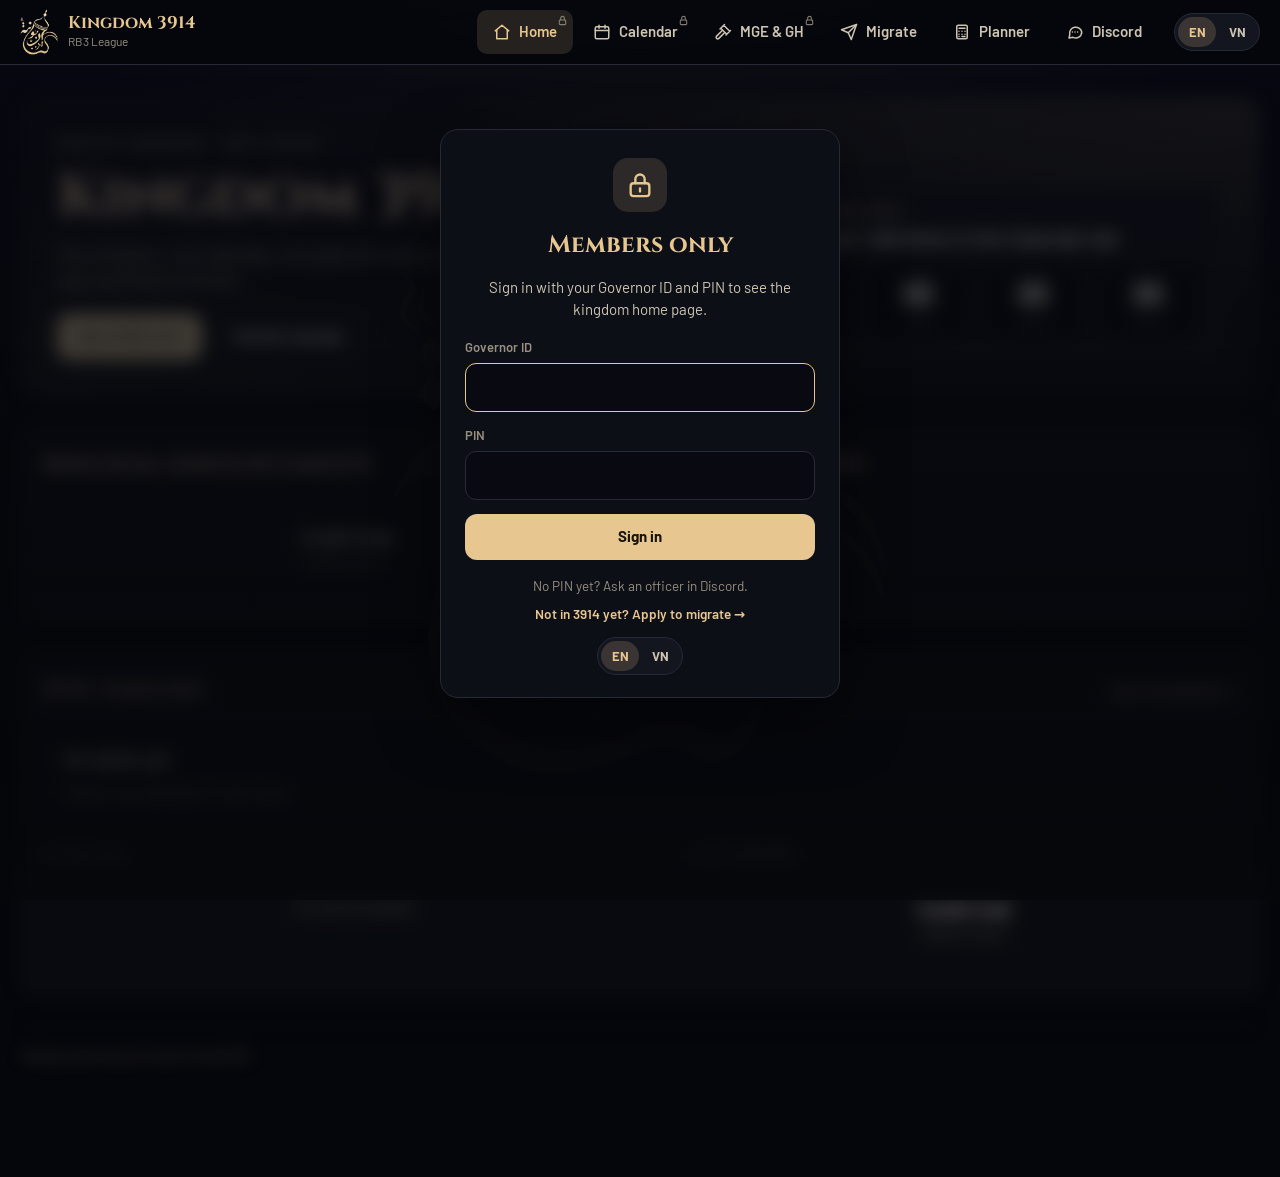
<file: index.html>
<!doctype html>
<html lang="en">
<head>
<meta charset="utf-8">
<meta name="viewport" content="width=device-width, initial-scale=1, viewport-fit=cover">
<meta name="theme-color" content="#05060B">
<link rel="icon" type="image/png" href="icon-180.png">
<link rel="apple-touch-icon" href="icon-180.png">
<title>Kingdom 3914 · Home</title>
<link rel="preconnect" href="https://script.google.com">
<link rel="preconnect" href="https://script.googleusercontent.com">
<link rel="preconnect" href="https://fonts.googleapis.com">
<link href="https://fonts.googleapis.com/css2?family=Cinzel:wght@600;700&family=Barlow:wght@400;500;600;700&family=Barlow+Condensed:wght@600;700&display=swap" rel="stylesheet">
<script src="i18n.js?v=2"></script>
<link rel="stylesheet" href="site.css?v=20">
<style>
  .hero{position:relative;overflow:hidden;border-radius:20px;border:1px solid var(--line);background:radial-gradient(120% 140% at 100% 0%,rgba(231,198,144,.16),transparent 55%),radial-gradient(90% 120% at 0% 100%,rgba(236,207,159,.06),transparent 60%),var(--panel);padding:36px;display:grid;grid-template-columns:minmax(0,1.3fr) minmax(0,1fr);gap:28px;align-items:end}
  .hero::before{content:"";position:absolute;inset:0;background-image:linear-gradient(rgba(255,255,255,.035) 1px,transparent 1px),linear-gradient(90deg,rgba(255,255,255,.035) 1px,transparent 1px);background-size:32px 32px;-webkit-mask-image:radial-gradient(80% 90% at 100% 0,#000,transparent 70%);mask-image:radial-gradient(80% 90% at 100% 0,#000,transparent 70%);pointer-events:none}
  .hero>*{position:relative}
  .hero-text{display:flex;flex-direction:column;gap:14px;animation:fadeUp .6s ease both}
  .hero-text p.lead{font-size:18px;color:var(--soft);max-width:560px}
  .cta{display:flex;flex-wrap:wrap;gap:10px;margin-top:6px}
  @media(max-width:860px){.hero{grid-template-columns:1fr;padding:24px}}

  .grid2{display:grid;grid-template-columns:minmax(0,1.15fr) minmax(0,1fr);gap:20px}
  @media(max-width:900px){.grid2{grid-template-columns:minmax(0,1fr)}}

  .ann{display:flex;flex-direction:column;gap:12px}
  .ann-card{position:relative;background:var(--panel2);border:1px solid var(--line);border-radius:14px;padding:18px 18px 18px 22px;animation:fadeUp .5s ease both;overflow:hidden}
  .ann-card::before{content:"";position:absolute;left:0;top:0;bottom:0;width:4px;background:var(--gold)}
  .ann-card.pinned{border-color:rgba(231,198,144,.5);background:linear-gradient(100deg,rgba(231,198,144,.08),transparent 60%),var(--panel2)}
  .ann-meta{display:flex;align-items:center;gap:10px;font-size:12.5px;color:var(--muted);margin-bottom:6px}
  .ann-card h3{font-size:18px;margin-bottom:4px}
  .ann-card p{color:var(--soft);font-size:15px;white-space:pre-line}
  /* long words and links wrap inside the box instead of stretching the page */
  .ann-card h3,.ann-card p,.news-item h3,.news-item p{overflow-wrap:anywhere}
  .news-item>div:last-child{min-width:0;flex:1}
  .post-link{color:var(--gold);text-decoration:underline;text-underline-offset:2px;word-break:break-all}
  .post-link:hover{color:#F3DAB0}
  @media(max-width:600px){
    .grid2{gap:14px}
    .grid2 .panel{padding:16px 14px}
    .ann{gap:10px}
    .ann-card{padding:14px 14px 14px 17px;border-radius:12px}
    .ann-card::before{width:3px}
    .ann-card h3{font-size:16.5px;line-height:1.3;margin-bottom:6px}
    .ann-card p{font-size:14px;line-height:1.6}
    .news-item{gap:10px;padding:12px 0}
    .news-date{width:44px}
    .news-date b{font-size:19px}
    .news-item h3{font-size:15px}
    .news-item p{font-size:14px;line-height:1.55}
  }
  .pin{font-size:11px;font-weight:800;letter-spacing:.1em;color:#18130A;background:var(--gold);padding:2px 7px;border-radius:5px}

  .news{display:flex;flex-direction:column}
  .news-item{display:flex;gap:14px;padding:14px 0;border-bottom:1px solid var(--line2);animation:fadeUp .5s ease both}
  .news-item:last-child{border-bottom:none}
  .news-date{flex:none;width:52px;text-align:center;background:var(--panel2);border:1px solid var(--line);border-radius:10px;padding:6px 0;height:max-content}
  .news-date b{display:block;font-family:'Barlow Condensed',sans-serif;font-size:22px;line-height:1}
  .news-date span{font-size:11px;letter-spacing:.12em;color:var(--muted);text-transform:uppercase}
  .news-item h3{font-size:16px;margin-bottom:2px}
  .news-item p{color:var(--soft);font-size:14.5px;white-space:pre-line}

  .live{display:grid;grid-template-columns:repeat(auto-fit,minmax(280px,1fr));gap:16px}
  .live-card{display:flex;flex-direction:column;gap:12px;background:var(--panel2);border:1px solid var(--line);border-radius:14px;padding:18px;text-decoration:none;color:var(--text);transition:border-color .15s,transform .15s;animation:fadeUp .5s ease both}
  .live-card:hover{border-color:var(--gold);transform:translateY(-2px)}
  .live-top{display:flex;justify-content:space-between;align-items:center;gap:10px}
  .type{font-family:'Barlow Condensed',sans-serif;font-size:15px;font-weight:700;letter-spacing:.1em;color:var(--gold)}
  .live-card h3{font-size:18px}
  .live-stats{display:flex;gap:18px;font-size:13px;color:var(--muted)}
  .live-stats b{display:block;font-family:'Barlow Condensed',sans-serif;font-size:22px;color:var(--text);line-height:1.1}
  .leader{font-size:14px;color:var(--soft)}
  .leader b{color:var(--gold)}

  .upnext{display:flex;flex-direction:column}
  .up-row{display:flex;align-items:center;gap:12px;padding:11px 0;border-bottom:1px solid var(--line2)}
  .up-row:last-child{border-bottom:none}
  .up-dots{display:flex;gap:3px}
  .up-dots i{width:9px;height:9px;border-radius:50%}
  .up-row .t{flex:1;min-width:0;font-weight:600;font-size:15px}
  .up-row .d{font-size:13px;color:var(--muted);white-space:nowrap}
  .up-row .c{font-size:13px;font-weight:700;color:var(--gold);white-space:nowrap;min-width:70px;text-align:right}
</style>
</head>
<body data-page="home">
<div id="site-nav"></div>

<main class="wrap page">

  <section class="hero" aria-label="Welcome">
    <div class="hero-text">
      <div class="eyebrow" data-text="home_eyebrow">Rise of Kingdoms · RB3 League</div>
      <h1 data-text="kingdom_name">Kingdom 3914</h1>
      <p class="lead" data-text="home_intro">One kingdom, one calendar, one place for every announcement, KvK date and MGE &amp; GH bid.</p>
      <div class="cta">
        <a class="btn gold" href="events.html">Bid in MGE &amp; GH</a>
        <a class="btn ghost" href="calendar.html">Full KvK calendar</a>
        <a class="btn ghost" id="discordBtn" href="#" hidden>Join Discord</a>
      </div>
    </div>
    <div class="countdown" aria-live="polite">
      <div class="cd-label">NEXT KINGDOM DATE</div>
      <div class="cd-title" id="cdTitle">Loading dates…</div>
      <div class="cd-date" id="cdDate"></div>
      <div class="cd-digits">
        <div class="cd-unit"><span class="cd-num" id="cdD">0</span><div class="cd-cap">DAYS</div></div>
        <div class="cd-unit"><span class="cd-num" id="cdH">00</span><div class="cd-cap">HRS</div></div>
        <div class="cd-unit"><span class="cd-num" id="cdM">00</span><div class="cd-cap">MIN</div></div>
        <div class="cd-unit"><span class="cd-num" id="cdS">00</span><div class="cd-cap">SEC</div></div>
      </div>
    </div>
  </section>

  <section class="grid2">
    <div class="panel">
      <div class="sec-head"><h2 data-text="home_announcements_title">Kingdom announcements</h2><p><span data-text="home_announcements_note">From leadership</span><button class="btn gold sm edit-btn edit-pen" type="button" data-ed-news>Edit news</button></p></div>
      <div class="ann" id="announcements"><div class="skeleton" style="height:110px"></div><div class="skeleton" style="height:110px"></div></div>
    </div>
    <div class="panel">
      <div class="sec-head"><h2 data-text="home_news_title">Latest news</h2><button class="btn gold sm edit-btn edit-pen" type="button" data-ed-news>Edit news</button></div>
      <div class="news" id="news"><div class="skeleton" style="height:64px;margin-bottom:10px"></div><div class="skeleton" style="height:64px"></div></div>
    </div>
  </section>

  <section class="panel">
    <div class="sec-head"><h2 data-text="home_timeline_title">KvK timeline</h2><a href="calendar.html">Open full calendar →</a></div>
    <div class="status" id="status"></div>
    <div class="grid2" style="margin-top:20px">
      <div>
        <div class="eyebrow" style="margin-bottom:6px">Coming up</div>
        <div class="upnext" id="upnext"></div>
      </div>
      <div>
        <div class="eyebrow" style="margin-bottom:6px">Live bidding</div>
        <div class="live" id="live"><div class="skeleton" style="height:150px"></div></div>
      </div>
    </div>
  </section>

  <footer class="foot">All dates and times are server time (UTC). <span id="updated"></span></footer>
</main>

<script src="config.js?v=20"></script>
<script src="core.js?v=21"></script>
<script src="site.js?v=22"></script>
<script src="kvk.js?v=20"></script>
<script>
(function () {
  "use strict";
  var S = window.Site, C = S.config, esc = S.esc;
  S.onText(function (t) {
    var link = (t.discord_link || C.DISCORD || '').trim(), d = document.getElementById('discordBtn');
    if (/^https?:\/\//i.test(link)) { d.href = link; d.hidden = false; d.target = '_blank'; d.rel = 'noopener'; } else d.hidden = true;
  });

  /* ---------- KvK countdown + status ---------- */
  var nextEvt = null, last = {}, kvkDay = null;
  function setNum(id, v) {
    if (last[id] === v) return; last[id] = v;
    var el = document.getElementById(id); el.textContent = v;
    el.classList.remove('tick'); void el.offsetWidth; el.classList.add('tick');
  }
  function renderKvk() {
    var now = Date.now();
    nextEvt = KVK.nextEvent(now);
    document.getElementById('status').innerHTML = KVK.statusHTML(now);
    var list = KVK.EVENTS.filter(function (e) { return e.d + KVK.DAY > now; }).slice(0, 5);
    document.getElementById('upnext').innerHTML = list.length ? list.map(function (e) {
      var n = Math.floor((e.d - now) / KVK.DAY) + 1, today = now >= e.d;
      return '<div class="up-row"><div class="up-dots">' + e.g.map(function (g) { return '<i style="background:' + KVK.KC[g] + '"></i>'; }).join('') + '</div>' +
        '<div class="t">' + esc(e.t) + '</div><div class="d">' + KVK.fd(e.d) + '</div><div class="c">' + (today ? 'Today' : n === 1 ? 'Tomorrow' : 'in ' + n + 'd') + '</div></div>';
    }).join('') : '<div class="empty">No upcoming dates.</div>';
  }
  function tick() {
    var now = Date.now();
    var today = Math.floor(now / KVK.DAY);
    if ((nextEvt && nextEvt.d + KVK.DAY <= now) || today !== kvkDay) { renderKvk(); kvkDay = today; }
    if (!nextEvt) { document.getElementById('cdTitle').textContent = KVK.noNextText(); document.getElementById('cdDate').textContent = ''; return; }
    var diff = Math.max(0, nextEvt.d - now), l = S.left(diff);
    document.getElementById('cdTitle').textContent = nextEvt.t;
    document.getElementById('cdDate').textContent = KVK.fw(nextEvt.d) + ' · 00:00 UTC' + (diff === 0 ? ' · happening today' : '');
    setNum('cdD', String(l.d)); setNum('cdH', S.pad(l.h)); setNum('cdM', S.pad(l.m)); setNum('cdS', S.pad(l.s));
  }

  /* ---------- news, announcements, live bidding from the sheet ---------- */
  var data = null;
  /* post text: escaped, with web links made clickable */
  function rich(t) {
    return esc(t).replace(/https?:\/\/[^\s<]+/g, function (u) {
      var tail = (u.match(/(?:[).,!?;:]|&#39;|&quot;)+$/) || [''])[0]; if (tail) u = u.slice(0, -tail.length);
      return '<a class="post-link" href="' + u + '" target="_blank" rel="noopener noreferrer">' + u + '</a>' + tail;
    });
  }
  function renderNews() {
    var items = data.news || [];
    var ann = items.filter(function (x) { return /announce/i.test(x.type) || x.pinned; });
    var news = items.filter(function (x) { return ann.indexOf(x) < 0; });
    document.getElementById('announcements').innerHTML = ann.length ? ann.slice(0, 4).map(function (a, i) {
      return '<article class="ann-card' + (a.pinned ? ' pinned' : '') + '" style="animation-delay:' + (i * 0.08) + 's">' +
        '<div class="ann-meta">' + (a.pinned ? '<span class="pin">PINNED</span>' : '') + '<span>' + (a.time ? S.date(a.time) : '') + '</span></div>' +
        '<h3>' + esc(a.title) + '</h3>' + (a.body ? '<p>' + rich(a.body) + '</p>' : '') + '</article>';
    }).join('') : '<div class="empty"><b>No announcements yet</b>Leadership posts appear here.</div>';
    document.getElementById('news').innerHTML = news.length ? news.slice(0, 8).map(function (a, i) {
      var d = new Date(a.time || Date.now());
      return '<article class="news-item" style="animation-delay:' + (i * 0.06) + 's"><div class="news-date"><b>' + d.getUTCDate() + '</b><span>' + KVK.MON[d.getUTCMonth()] + '</span></div>' +
        '<div><h3>' + esc(a.title) + '</h3>' + (a.body ? '<p>' + rich(a.body) + '</p>' : '') + '</div></article>';
    }).join('') : '<div class="empty"><b>No news yet</b>Check back soon.</div>';
  }
  function renderLive() {
    var now = Date.now();
    var evs = (data.events || []).filter(function (e) { return e.phase !== 'closed'; });
    document.getElementById('live').innerHTML = evs.length ? evs.map(function (e, i) {
      var r1 = e.ranks[0] || {};
      var target = e.phase === 'open' ? e.closes : e.opens;
      return '<a class="live-card" href="events.html?event=' + encodeURIComponent(e.id) + '" style="animation-delay:' + (i * 0.08) + 's">' +
        '<div class="live-top"><span class="type">' + esc(e.type) + '</span><span class="pill ' + e.phase + '"><i></i>' + (e.phase === 'open' ? 'Bidding open' : 'Opens soon') + '</span></div>' +
        '<h3>' + esc(e.title || e.id) + '</h3>' +
        '<div class="live-stats"><span><b class="num" data-until="' + target + '">' + S.shortLeft(target - now) + '</b>' + (e.phase === 'open' ? 'left' : 'until open') + '</span>' +
        (e.sealed ? '<span><b class="num">' + e.bidders + '</b>offers</span><span><b class="num">' + e.ranks.filter(function (r) { return !r.locked; }).length + '</b>open ranks</span></div>' +
          '<div class="leader">' + (e.secret === false ? '👁 Open bids · ' : '🔒 Secret bids · ') + (e.myBid ? 'your offer: <b>' + S.n(e.myBid) + '</b>' : e.myLock ? 'rank <b>#' + e.myLock.rank + '</b> is locked for you' : 'make your offer before the timer ends') + '</div></a>'
        : '<span><b class="num">' + e.bidders + '</b>bidders</span><span><b class="num">' + e.bids + '</b>bids</span></div>' +
        '<div class="leader">' + (r1.bid ? 'Rank 1: <b>' + esc(r1.leader) + '</b> · ' + S.n(r1.bid) + ' credits' : 'Rank 1 has no bids yet') + '</div></a>');
    }).join('') : '<div class="empty"><b>No live auctions</b>The next MGE or GH bidding will show here.</div>';
  }
  function load(first) {
    (first || S.api({ action: 'state' })).then(function (res) {
      if (!res || !res.ok) throw new Error(res && res.error || 'No response');
      data = res; renderNews(); renderLive();
      document.getElementById('updated').textContent = 'Updated ' + new Date().toLocaleTimeString([], { hour: '2-digit', minute: '2-digit' }) + '.';
    }).catch(function (err) {
      var msg = '<div class="empty"><b>Couldn’t load</b>' + esc(err.message) + '</div>';
      if (!data) { document.getElementById('announcements').innerHTML = msg; document.getElementById('news').innerHTML = ''; document.getElementById('live').innerHTML = msg; }
    });
  }

  /* Edit mode: news & announcements (admins) */
  document.addEventListener('click', function (e) {
    if (!e.target.closest('[data-ed-news]') || !S.isAdmin()) return;
    S.manager({
      title: 'News & announcements', tab: 'News', addLabel: 'Add post', addTitle: 'New post',
      intro: 'Announcements show big at the top of Home; Pinned keeps a post first.',
      sort: function (p, q) { return (q.v.Pinned === true) - (p.v.Pinned === true) || (q.v.Date || 0) - (p.v.Date || 0); },
      label: function (v) { return { t: (v.Pinned === true ? '📌 ' : '') + v.Title, sub: v.Type + ' · ' + (v.Date ? S.date(v.Date) : ''), color: v.Type === 'Announcement' ? 'var(--gold)' : '#6E6859' }; },
      editTitle: function () { return 'Edit post'; },
      defaults: function () { return { Date: Date.now(), Type: 'Announcement' }; },
      fields: function (v) {
        return [
          { key: 'Title', label: 'Title', required: true, full: true, value: v.Title || '', max: 120 },
          { key: 'Body', label: 'Text', type: 'textarea', full: true, rows: 8, max: 6000, value: v.Body || '', help: 'Web links (https://\u2026) become clickable automatically.' },
          { key: 'Type', label: 'Type', type: 'select', required: true, value: v.Type || 'Announcement', options: ['Announcement', 'News'] },
          { key: 'Date', label: 'Date', type: 'date', required: true, value: S.isoDate(v.Date) },
          { key: 'Pinned', label: 'Pin to the top', type: 'checkbox', value: v.Pinned === true }
        ];
      }
    });
  });

  var saved = S.cached('state');
  if (saved) { data = saved; renderNews(); renderLive(); }
  var kvkReady = false;
  var first = S.api({ action: 'state', cal: 1 }); /* one request for news, bids and dates */
  KVK.init(first).then(function () { kvkReady = true; nextEvt = null; renderKvk(); tick(); });
  load(first);
  setInterval(function () {
    if (kvkReady) tick();
    Array.prototype.forEach.call(document.querySelectorAll('[data-until]'), function (el) {
      el.textContent = S.shortLeft(Number(el.getAttribute('data-until')) - Date.now());
    });
  }, 1000);
  setInterval(function () { if (!document.hidden) load(); }, Math.max(15, C.REFRESH_SECONDS || 15) * 2000);
})();
</script>
</body>
</html>
</file>
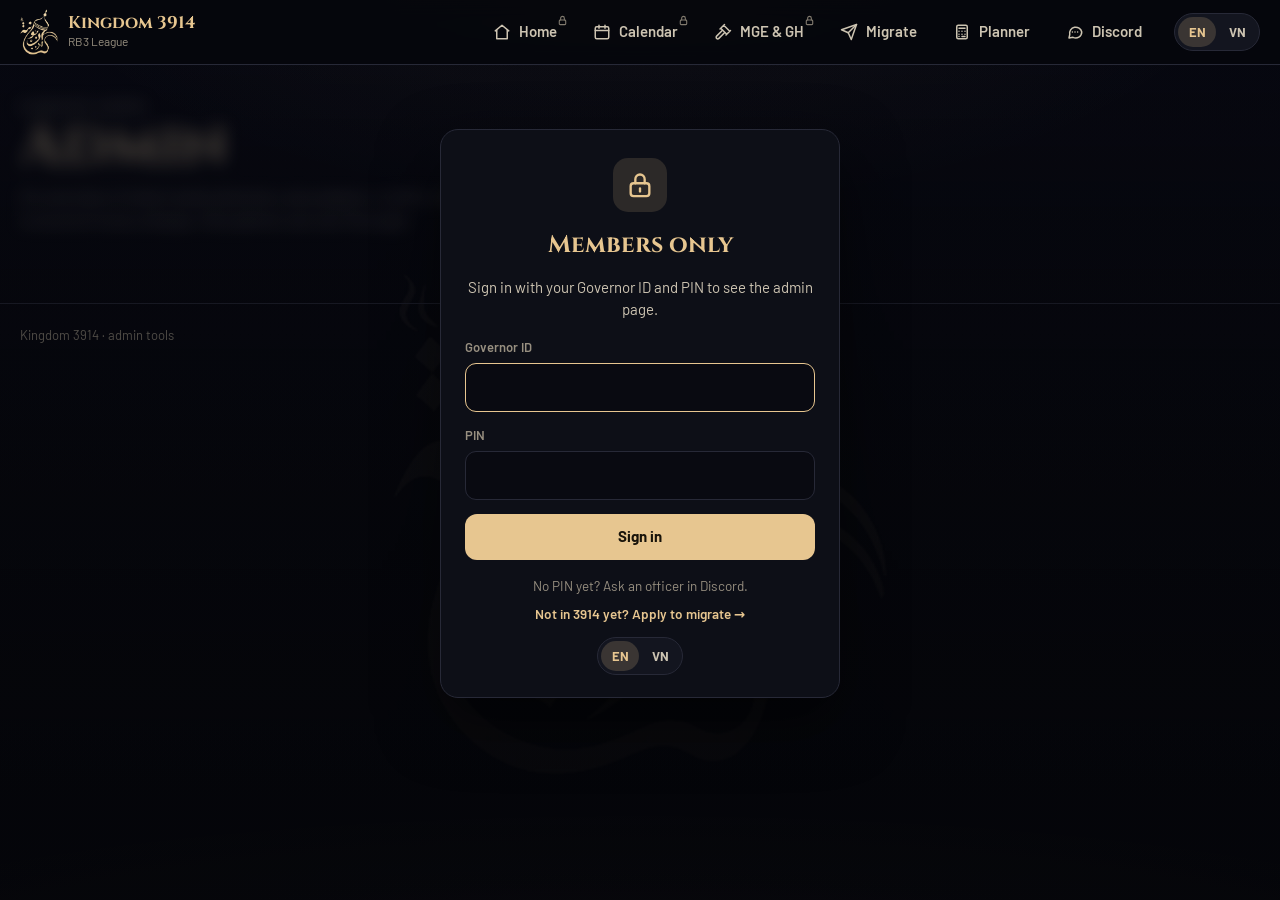
<file: admin.html>
<!doctype html>
<html lang="en">
<head>
<meta charset="utf-8">
<meta name="viewport" content="width=device-width, initial-scale=1, viewport-fit=cover">
<meta name="theme-color" content="#05060B">
<link rel="icon" type="image/png" href="icon-180.png">
<link rel="apple-touch-icon" href="icon-180.png">
<title>Kingdom 3914 · Admin</title>
<meta name="robots" content="noindex">
<link rel="preconnect" href="https://fonts.googleapis.com">
<link href="https://fonts.googleapis.com/css2?family=Cinzel:wght@600;700&family=Barlow:wght@400;500;600;700&family=Barlow+Condensed:wght@600;700&display=swap" rel="stylesheet">
<script src="i18n.js?v=2"></script>
<link rel="stylesheet" href="site.css?v=20">
<style>
  .head{display:flex;flex-wrap:wrap;justify-content:space-between;align-items:flex-end;gap:16px}
  .head p{color:var(--soft);font-size:16px;margin-top:8px;max-width:640px}
  .tabs{display:flex;gap:4px;background:var(--panel);border:1px solid var(--line);border-radius:14px;padding:4px;overflow-x:auto;scrollbar-width:none}
  .tabs::-webkit-scrollbar{display:none}
  .tabs button{flex:none;min-height:44px;padding:0 16px;border:none;border-radius:10px;background:transparent;color:var(--soft);font-weight:700;font-size:15px;display:flex;align-items:center;gap:8px}
  .tabs button[aria-selected="true"]{background:var(--gold);color:#18130A}
  .tabs .cnt{font-size:11px;padding:1px 7px;border-radius:999px;background:rgba(151,143,128,.16);color:var(--soft)}
  .tabs button[aria-selected="true"] .cnt{background:rgba(24,19,10,.18);color:#18130A}

  .bar2{display:flex;flex-wrap:wrap;gap:10px;align-items:center;margin-bottom:14px}
  .bar2 .grow{flex:1 1 220px;min-width:0}
  .search,.sel{width:100%;background:#090A11;border:1px solid var(--line);border-radius:11px;padding:10px 12px;font-size:15px;min-height:44px;color:var(--text)}
  .sel{width:auto;max-width:100%}
  .search:focus,.sel:focus{border-color:var(--gold);outline:none}

  .sums{display:grid;grid-template-columns:repeat(4,minmax(0,1fr));gap:10px;margin-bottom:16px}
  .sum{background:#090A11;border:1px solid var(--line);border-radius:12px;padding:12px 14px}
  .sum span{display:block;font-size:12px;color:var(--muted);font-weight:600}
  .sum b{font-family:'Barlow Condensed',sans-serif;font-size:28px;line-height:1.1}
  @media(max-width:700px){.sums{grid-template-columns:repeat(2,minmax(0,1fr))}}

  .tscroll{overflow-x:auto;border:1px solid var(--line);border-radius:12px}
  table{width:100%;border-collapse:collapse;font-size:14.5px}
  th{position:sticky;top:0;background:#090A11;text-align:left;font-size:12px;letter-spacing:.06em;text-transform:uppercase;color:var(--muted);font-weight:700;padding:10px 12px;border-bottom:1px solid var(--line);white-space:nowrap;cursor:pointer;user-select:none}
  th[data-sort]:hover{color:var(--text)}
  th .arr{opacity:.6;margin-left:4px}
  th.r,td.r{text-align:right}
  td{padding:10px 12px;border-bottom:1px solid var(--line2);vertical-align:middle}
  tr:last-child td{border-bottom:none}
  tbody tr:hover td{background:rgba(255,255,255,.02)}
  td .sub{display:block;font-size:12.5px;color:var(--muted)}
  td.n{font-family:'Barlow Condensed',sans-serif;font-size:17px;font-variant-numeric:tabular-nums;white-space:nowrap}
  td.act{text-align:right;white-space:nowrap}
  .badge{display:inline-block;font-size:11px;font-weight:800;letter-spacing:.06em;padding:3px 8px;border-radius:6px;text-transform:uppercase;white-space:nowrap}
  .b-admin{background:rgba(231,198,144,.16);color:var(--gold)}
  .b-player{background:rgba(151,143,128,.12);color:var(--soft)}
  .b-ok{background:rgba(61,214,140,.15);color:var(--green)}
  .b-bad{background:rgba(240,85,90,.15);color:var(--red)}
  .b-blue{background:rgba(76,141,255,.15);color:#8DB4FF}
  .b-mute{background:rgba(151,143,128,.1);color:var(--muted)}
  .b-purple{background:rgba(216,108,242,.15);color:#E3A2F5}
  tr.cancelled td{opacity:.55}
  tr.cancelled td.act{opacity:1}
  .neg{color:var(--red)} .pos{color:var(--green)}
  .show-sm{display:none}
  .nowrap{white-space:nowrap}
  @media(max-width:760px){.hide-sm{display:none}.show-sm{display:inline}span.sub.show-sm{display:block}td.act .btn.sm{padding:6px 10px;font-size:13px}th,td{padding:9px 8px}td.n{font-size:16px}.tabs button{padding:0 12px;font-size:14px}}
  .more{display:flex;justify-content:center;margin-top:12px}
  .denied{max-width:520px;margin:40px auto;text-align:center}
  .note{font-size:13px;color:var(--muted);margin-top:10px}
  .ov{display:grid;grid-template-columns:repeat(3,minmax(0,1fr));gap:14px}
  .ov .card{background:#090A11;border:1px solid var(--line);border-radius:14px;padding:16px;display:flex;flex-direction:column;gap:10px;min-width:0}
  .ov .card h3{font-size:12px;letter-spacing:.08em;text-transform:uppercase;color:var(--muted);font-weight:700;margin:0}
  .ov .big{font-family:'Barlow Condensed',sans-serif;font-size:40px;line-height:1;font-weight:700}
  .ov .big small{font-size:14px;color:var(--muted);font-family:inherit;font-weight:600;margin-left:6px}
  .ov .line{display:flex;justify-content:space-between;gap:10px;font-size:14px;padding:6px 0;border-top:1px solid var(--line2)}
  .ov .line:first-of-type{border-top:none}
  .ov .line span{color:var(--soft);min-width:0;overflow-wrap:anywhere}
  .ov .line b{white-space:nowrap;font-weight:600}
  .ov .warn{color:#F3C97A}
  .ov .wide{grid-column:span 2}
  .ov .go{margin-top:auto;align-self:flex-start}
  @media(max-width:900px){.ov{grid-template-columns:repeat(2,minmax(0,1fr))}}
  @media(max-width:600px){.ov{grid-template-columns:1fr}.ov .wide{grid-column:auto}}
  .bulk-mode{display:flex;gap:6px;background:#090A11;border:1px solid var(--line);border-radius:12px;padding:4px}
  .bulk-mode button{flex:1;min-height:40px;border:none;border-radius:9px;background:transparent;color:var(--soft);font-weight:700}
  .bulk-mode button[aria-pressed="true"]{background:var(--gold);color:#18130A}
  .pick{max-height:260px;overflow:auto;border:1px solid var(--line);border-radius:12px}
  .pick label{display:flex;align-items:center;gap:10px;padding:9px 12px;border-top:1px solid var(--line2);font-size:14px;cursor:pointer}
  .pick label:first-child{border-top:none}
  .pick label small{color:var(--muted);margin-left:auto}
  .quick{display:flex;flex-wrap:wrap;gap:6px}
  .bulk-grid{display:grid;grid-template-columns:160px 1fr;gap:10px}
  .bulk-grid input,.bulk-ta{width:100%;background:#090A11;border:1px solid var(--line);border-radius:11px;padding:10px 12px;font-size:15px;color:var(--text);min-height:44px}
  .bulk-ta{min-height:140px;font-family:ui-monospace,Consolas,monospace;font-size:14px}
  .tk{display:flex;flex-wrap:wrap;align-items:center;gap:10px;margin-top:14px;padding:12px 14px;border-radius:12px;border:1px solid rgba(88,101,242,.45);background:rgba(88,101,242,.10);font-size:14px}
  .tk b{font-weight:700}
  .tk .sp{flex:1 1 auto}
  .tk.bad{border-color:rgba(240,85,90,.45);background:rgba(240,85,90,.10);color:#FF9A9D}
  .tk.off{border-color:var(--line);background:#090A11;color:var(--soft)}
  .btn.dcb{background:#5865F2;color:#fff;border-color:#5865F2}
  .dir{display:flex;gap:6px}
  .dir button{flex:1;min-height:44px;border:1px solid var(--line);border-radius:11px;background:#090A11;color:var(--soft);font-weight:700;font-size:15px}
  .dir button[data-d="add"][aria-pressed="true"]{background:rgba(61,214,140,.16);border-color:#3DD68C;color:#3DD68C}
  .dir button[data-d="deduct"][aria-pressed="true"]{background:rgba(240,85,90,.16);border-color:var(--red);color:var(--red)}
  .dir button[data-d="set"][aria-pressed="true"]{background:rgba(231,198,144,.16);border-color:var(--gold);color:var(--gold)}
  .cr-now{display:grid;grid-template-columns:repeat(3,minmax(0,1fr));gap:8px}
  .cr-now div{background:#090A11;border:1px solid var(--line);border-radius:11px;padding:10px 12px;font-size:12px;color:var(--muted);font-weight:600}
  .cr-now b{display:block;font-size:20px;color:var(--text);font-family:'Barlow Condensed',sans-serif;margin-top:2px}
  .cr-f{display:flex;flex-direction:column;gap:6px;font-size:12px;color:var(--muted);font-weight:600}
  .cr-f input{background:#090A11;border:1px solid var(--line);border-radius:11px;padding:10px 12px;font-size:15px;color:var(--text);min-height:44px}
  .bulk-sum{background:rgba(231,198,144,.08);border:1px solid rgba(231,198,144,.3);border-radius:12px;padding:12px 14px;font-size:14px}
  .bulk-err{color:var(--red);font-size:13.5px}
  @media(max-width:560px){.bulk-grid{grid-template-columns:1fr}}
  .addp{border:1px solid var(--line);border-radius:12px;padding:14px;margin-top:14px;display:grid;grid-template-columns:repeat(3,minmax(0,1fr));gap:10px}
  .addp label{font-size:12px;color:var(--muted);font-weight:600;display:flex;flex-direction:column;gap:6px}
  .addp input{background:#090A11;border:1px solid var(--line);border-radius:10px;padding:9px 10px;color:var(--text);font-size:15px;min-height:42px}
  .addp .full{grid-column:1/-1}
  .pinbox{font-family:'Barlow Condensed',sans-serif;font-size:34px;letter-spacing:.12em;font-weight:700}
  @media(max-width:560px){.addp{grid-template-columns:1fr}}
  .appv{display:grid;grid-template-columns:repeat(2,minmax(0,1fr));gap:10px 18px;margin-bottom:14px}
  .appv div{min-width:0}
  .appv span{display:block;font-size:12px;color:var(--muted);font-weight:600}
  .appv b{display:block;font-size:15px;overflow-wrap:anywhere}
  .appv .full{grid-column:1/-1}
  .appv .why{font-weight:400;white-space:pre-wrap;color:var(--soft)}
  .shot-h{font-size:12px;letter-spacing:.06em;text-transform:uppercase;color:var(--muted);font-weight:700;margin:14px 0 8px}
  .shots{display:grid;grid-template-columns:repeat(auto-fill,minmax(120px,1fr));gap:8px}
  .shots a{display:block;aspect-ratio:3/4;border:1px solid var(--line);border-radius:10px;overflow:hidden;background:#090A11}
  .shots img{width:100%;height:100%;object-fit:cover;display:block}
  .shots .ph{display:flex;align-items:center;justify-content:center;height:100%;font-size:12px;color:var(--muted)}
  .app-save{display:grid;grid-template-columns:180px 1fr;gap:10px;margin-top:16px;align-items:start}
  .app-save textarea{width:100%;min-height:44px;background:#090A11;border:1px solid var(--line);border-radius:11px;padding:10px 12px;font-size:15px;color:var(--text);resize:vertical}
  @media(max-width:600px){.appv{grid-template-columns:1fr}.app-save{grid-template-columns:1fr}}
</style>
</head>
<body data-page="admin">
<div id="site-nav"></div>

<main class="wrap page">
  <div class="head">
    <div>
      <div class="eyebrow">Kingdom admin</div>
      <h1>Admin</h1>
      <p>An overview of what needs attention, plus players, credits, bids, migration applications and a record of every change. Only admins can see this page.</p>
    </div>
  </div>

  <div id="denied" class="panel denied" hidden>
    <h2>Admins only</h2>
    <p class="note">Your account isn’t an admin. Ask a kingdom admin if you need access.</p>
  </div>

  <div id="app" hidden>
    <div class="tabs" role="tablist" aria-label="Admin sections">
      <button role="tab" data-tab="overview">Overview</button>
      <button role="tab" data-tab="players">Players <span class="cnt" id="cPlayers">·</span></button>
      <button role="tab" data-tab="credits">Credits</button>
      <button role="tab" data-tab="bids">Bids <span class="cnt" id="cBids">·</span></button>
      <button role="tab" data-tab="apps">Applications <span class="cnt" id="cApps">·</span></button>
      <button role="tab" data-tab="log">Activity log</button>
    </div>

    <!-- Overview -->
    <section class="panel" data-pane="overview" style="margin-top:16px" hidden>
      <div class="ov" id="ov"><div class="empty">Loading…</div></div>
    </section>

    <!-- Players -->
    <section class="panel" data-pane="players" style="margin-top:16px">
      <div class="bar2">
        <input class="search grow" id="qPlayers" type="search" placeholder="Search name, ID or alliance…" aria-label="Search players">
        <select class="sel" id="fRole" aria-label="Role"><option value="">Everyone</option><option value="admin">Admins</option><option value="r4">R4</option><option value="player">Players</option><option value="nopin">No PIN yet</option></select>
        <button class="btn ghost sm" type="button" data-csv="players">Download Excel (CSV)</button>
        <button class="btn gold sm" type="button" id="addPlayer">+ Add player</button>
      </div>
      <div class="tscroll"><table>
        <thead><tr><th data-sort="name">Player</th><th class="hide-sm" data-sort="gov">Governor ID</th><th data-sort="role">Role</th><th class="hide-sm">PIN</th><th class="r" data-sort="available">Available</th><th></th></tr></thead>
        <tbody id="tPlayers"><tr><td colspan="6"><div class="empty">Loading…</div></td></tr></tbody>
      </table></div>
      <p class="note">PINs are never shown — not even to admins. To change one, open the player and type a new PIN, then send it to them privately.</p>
    </section>

    <!-- Credits -->
    <section class="panel" data-pane="credits" style="margin-top:16px" hidden>
      <div class="sums" id="sums"></div>
      <div class="bar2">
        <input class="search grow" id="qCredits" type="search" placeholder="Search player…" aria-label="Search credits">
        <button class="btn ghost sm" type="button" data-csv="credits">Download Excel (CSV)</button>
        <button class="btn gold sm" type="button" id="bulkBtn">Give to many</button>
      </div>
      <div class="tscroll"><table>
        <thead><tr><th data-sort="name">Player</th><th class="r" data-sort="balance">Total given</th><th class="r hide-sm" data-sort="spent">Won</th><th class="r hide-sm" data-sort="reserved">In bids</th><th class="r" data-sort="available">Available</th><th></th></tr></thead>
        <tbody id="tCredits"></tbody>
      </table></div>
      <p class="note">Total given = all credits handed out. Won = spent on ranks already won. In bids = held while leading a rank. Every change needs a reason and is saved in the activity log.</p>
    </section>

    <!-- Bids -->
    <section class="panel" data-pane="bids" style="margin-top:16px" hidden>
      <div class="bar2">
        <select class="sel" id="fEvent" aria-label="Auction"><option value="">All auctions</option></select>
        <select class="sel" id="fStatus" aria-label="Status"><option value="">All bids</option><option value="lead">Leading / won</option><option value="out">Outbid</option><option value="cancelled">Cancelled</option></select>
        <input class="search grow" id="qBids" type="search" placeholder="Search player…" aria-label="Search bids">
        <button class="btn ghost sm" type="button" data-csv="bids">Download Excel (CSV)</button>
      </div>
      <div class="tscroll"><table>
        <thead><tr><th class="hide-sm">Time (UTC)</th><th class="hide-sm">Auction</th><th class="r">Rank</th><th>Player</th><th class="r">Amount</th><th class="hide-sm">State</th><th></th></tr></thead>
        <tbody id="tBids"><tr><td colspan="7"><div class="empty">Loading…</div></td></tr></tbody>
      </table></div>
      <div class="more" id="moreBids" hidden><button class="btn ghost sm" type="button">Show more</button></div>
      <p class="note">Cancelling a bid frees that player’s credits; the next-highest bid on that rank leads again. Cancelled bids stay on record and can be restored.</p>
    </section>

    <!-- Migration applications -->
    <section class="panel" data-pane="apps" style="margin-top:16px" hidden>
      <div class="bar2">
        <select class="sel" id="fApp" aria-label="Status"><option value="">All applications</option><option>Pending</option><option>Contacted</option><option>Accepted</option><option>Rejected</option></select>
        <input class="search grow" id="qApps" type="search" placeholder="Search name, ID or kingdom…" aria-label="Search applications">
        <button class="btn ghost sm" type="button" data-csv="apps">Download Excel (CSV)</button>
      </div>
      <div class="tscroll"><table>
        <thead><tr><th class="hide-sm">Sent (UTC)</th><th>Governor</th><th class="r">Power</th><th class="r hide-sm">Kills</th><th class="hide-sm">VIP · Kingdom</th><th>Status</th><th></th></tr></thead>
        <tbody id="tApps"><tr><td colspan="7"><div class="empty">Loading…</div></td></tr></tbody>
      </table></div>
      <div class="tk" id="dcPanelBox" hidden style="margin-top:14px"><span>🎫 <b>Discord ticket button</b> · players who didn’t connect Discord open their ticket with it by pasting their application reference.</span><span class="sp"></span><button class="btn dcb sm" type="button" id="dcPanelBtn">Post the button in Discord</button></div>
      <p class="note">Applications sent from the Migrate page. Open one to see the answers and screenshots, and to set its status. Older applications from before the move stay in the Google Sheet.</p>
    </section>

    <!-- Activity log -->
    <section class="panel" data-pane="log" style="margin-top:16px" hidden>
      <div class="bar2">
        <select class="sel" id="fAction" aria-label="Type">
          <option value="">Everything</option><option value="bid">Bids</option><option value="credits">Credits</option><option value="player">Players &amp; PINs</option>
          <option value="edit">Website edits</option><option value="text">Page text</option><option value="locked">Sign-in lockouts</option><option value="import">Data copies</option><option value="application">Applications</option>
        </select>
        <input class="search grow" id="qLog" type="search" placeholder="Search who or what…" aria-label="Search log">
        <button class="btn ghost sm" type="button" data-csv="log">Download Excel (CSV)</button>
      </div>
      <div class="tscroll"><table>
        <thead><tr><th>When (UTC)</th><th>Who</th><th>What</th><th>Details</th></tr></thead>
        <tbody id="tLog"><tr><td colspan="4"><div class="empty">Loading…</div></td></tr></tbody>
      </table></div>
      <div class="more" id="moreLog" hidden><button class="btn ghost sm" type="button">Show more</button></div>
    </section>
  </div>
</main>
<footer class="foot"><div class="wrap">Kingdom 3914 · admin tools</div></footer>

<script src="config.js?v=20"></script>
<script src="core.js?v=21"></script>
<script src="site.js?v=22"></script>
<script>
(function () {
  var S = window.Site, esc = S.esc, n = S.n, $ = function (id) { return document.getElementById(id); };
  var st = { tab: 'overview', people: null, me: '', bids: null, events: [], log: null, sort: { players: ['name', 1], credits: ['name', 1] }, bidLimit: 200, logLimit: 200 };
  try { var saved = S.store.get('k3914-admin-tab'); if (saved) st.tab = saved; } catch (e) {}

  if (!S.session.get()) return; /* lock screen is shown by site.js */
  var R4 = !!(S.isR4 && S.isR4());
  if (!S.isAdmin() && !R4) { $('denied').hidden = false; return; }
  $('app').hidden = false;
  if (R4) {
    /* R4 officers only see migration applications */
    st.tab = 'apps';
    document.querySelector('.tabs').hidden = true;
    document.querySelector('.head h1').textContent = 'Applications';
    document.querySelector('.head p').textContent = 'Migration applications sent from the Migrate page. As an R4 you can review them and set their status.';
  }

  function api(o) { return S.api(o).then(function (r) { if (!r || r.ok === false) throw new Error((r && r.error) || 'Something went wrong.'); return r; }); }
  function fail(el, cols) { return function (x) { $(el).innerHTML = '<tr><td colspan="' + cols + '"><div class="empty"><b>Couldn’t load</b>' + esc(x.message) + '</div></td></tr>'; }; }
  function when(t) { return t ? S.dateTime(t).replace(' UTC', '') : '—'; }
  function has(q, parts) { q = q.trim().toLowerCase(); return !q || parts.join(' ').toLowerCase().indexOf(q) > -1; }
  function sortRows(list, key) {
    var s = st.sort[key]; if (!s) return list;
    return list.slice().sort(function (a, b) { var x = a[s[0]], y = b[s[0]]; return (typeof x === 'number' ? x - y : String(x).localeCompare(String(y), 'en', { numeric: true })) * s[1]; });
  }

  /* ---------- tabs ---------- */
  function showTab(t) {
    st.tab = t; S.store.set('k3914-admin-tab', t);
    Array.prototype.forEach.call(document.querySelectorAll('[data-tab]'), function (b) { b.setAttribute('aria-selected', String(b.getAttribute('data-tab') === t)); });
    Array.prototype.forEach.call(document.querySelectorAll('[data-pane]'), function (p) { p.hidden = p.getAttribute('data-pane') !== t; });
    if ((t === 'players' || t === 'credits') && !st.people) loadPeople();
    if (t === 'bids' && !st.bids) loadBids();
    if (t === 'log') loadLog();
    if (t === 'apps' && !st.apps) loadApps();
    if (t === 'overview') loadOverview();
  }
  document.querySelector('.tabs').addEventListener('click', function (e) { var b = e.target.closest('[data-tab]'); if (b) showTab(b.getAttribute('data-tab')); });

  /* ---------- players & credits ---------- */
  function loadPeople() {
    return api({ action: 'adminPeople' }).then(function (r) { st.people = r.people; st.me = r.me; $('cPlayers').textContent = r.people.length; renderPlayers(); renderCredits(); })
      .catch(function (x) { fail('tPlayers', 6)(x); fail('tCredits', 6)(x); });
  }
  function playerRows() {
    var q = $('qPlayers').value, f = $('fRole').value;
    return sortRows(st.people.filter(function (p) {
      return has(q, [p.name, p.gov, p.alliance]) && (!f || (f === 'nopin' ? !p.hasPin : p.role === f));
    }), 'players');
  }
  function renderPlayers() {
    if (!st.people) return;
    var rows = playerRows();
    $('tPlayers').innerHTML = rows.length ? rows.map(function (p) {
      return '<tr><td><b>' + esc(p.name) + '</b>' + (p.gov === st.me ? ' <span class="badge b-blue">you</span>' : '') + '<span class="sub">' + esc(p.alliance || '—') + '<span class="show-sm"> · ID ' + esc(p.gov) + '</span></span></td>' +
        '<td class="n hide-sm">' + esc(p.gov) + '</td><td><span class="badge ' + (p.role === 'admin' ? 'b-admin' : p.role === 'r4' ? 'b-blue' : 'b-player') + '">' + (p.role === 'r4' ? 'R4' : p.role) + '</span></td>' +
        '<td class="hide-sm">' + (p.hasPin ? '<span class="badge b-ok">set</span>' : '<span class="badge b-bad">none</span>') + '</td>' +
        '<td class="n r">' + n(p.available) + '</td><td class="act"><button class="btn ghost sm" type="button" data-player="' + esc(p.gov) + '">Edit</button></td></tr>';
    }).join('') : '<tr><td colspan="6"><div class="empty">No players match.</div></td></tr>';
  }
  function renderCredits() {
    if (!st.people) return;
    var tot = { balance: 0, spent: 0, reserved: 0, available: 0 };
    st.people.forEach(function (p) { tot.balance += p.balance; tot.spent += p.spent; tot.reserved += p.reserved; tot.available += p.available; });
    $('sums').innerHTML = [['Total given', tot.balance], ['Won (spent)', tot.spent], ['In bids', tot.reserved], ['Available', tot.available]].map(function (s) { return '<div class="sum"><span>' + s[0] + '</span><b>' + n(s[1]) + '</b></div>'; }).join('');
    var q = $('qCredits').value, rows = sortRows(st.people.filter(function (p) { return has(q, [p.name, p.gov, p.alliance]); }), 'credits');
    $('tCredits').innerHTML = rows.length ? rows.map(function (p) {
      return '<tr><td><b>' + esc(p.name) + '</b><span class="sub">ID ' + esc(p.gov) + '</span></td><td class="n r">' + n(p.balance) + '</td><td class="n r hide-sm">' + n(p.spent) + '</td>' +
        '<td class="n r hide-sm">' + n(p.reserved) + '</td><td class="n r"><b>' + n(p.available) + '</b></td><td class="act"><button class="btn gold sm" type="button" data-credit="' + esc(p.gov) + '">±<span class="hide-sm"> Credits</span></button></td></tr>';
    }).join('') : '<tr><td colspan="6"><div class="empty">No players match.</div></td></tr>';
  }
  ['qPlayers', 'fRole'].forEach(function (id) { $(id).addEventListener('input', renderPlayers); });
  $('qCredits').addEventListener('input', renderCredits);
  document.addEventListener('click', function (e) {
    var th = e.target.closest('th[data-sort]'); if (!th) return;
    var key = th.closest('[data-pane]').getAttribute('data-pane'), k = th.getAttribute('data-sort'), s = st.sort[key];
    st.sort[key] = [k, s && s[0] === k ? -s[1] : (/available|balance|spent|reserved/.test(k) ? -1 : 1)];
    if (key === 'players') renderPlayers(); else renderCredits();
  });

  function randomPin() { var a = new Uint32Array(1); (window.crypto || window.msCrypto).getRandomValues(a); return String(100000 + a[0] % 900000); }
  function editPlayer(p) {
    var isNew = !p, pin = isNew ? randomPin() : '';
    var M = S.form({
      title: isNew ? 'Add player' : 'Edit · ' + p.name,
      fields: [
        { key: 'GovID', label: 'Governor ID', value: p ? p.gov : '', required: true, help: isNew ? 'The ID from the game (numbers only).' : 'Can’t be changed.' },
        { key: 'Name', label: 'Name', value: p ? p.name : '', required: true, max: 40 },
        { key: 'Alliance', label: 'Alliance', value: p ? p.alliance : 'RB3', max: 20 },
        { key: 'Role', label: 'Role', type: 'select', value: p ? p.role : 'player', required: true, options: [{ v: 'player', l: 'Player' }, { v: 'r4', l: 'R4 (can review migration applications)' }, { v: 'admin', l: 'Admin (can edit the website)' }] },
        { key: 'PIN', label: isNew ? 'PIN' : 'New PIN', value: pin, required: isNew, full: true, help: isNew ? 'A random PIN is filled in — change it if you like. Send it to the player privately.' : 'Leave empty to keep their current PIN. Type a new one to reset it.' }
      ],
      saveLabel: isNew ? 'Add player' : 'Save',
      check: function (v) {
        if (!/^[0-9]{3,20}$/.test(String(v.GovID).trim())) return 'Governor ID: numbers only.';
        if (String(v.PIN).trim() && !/^[0-9A-Za-z]{4,20}$/.test(String(v.PIN).trim())) return 'PIN: 4 to 20 letters or numbers.';
        return '';
      },
      onSave: function (v) { pin = String(v.PIN).trim(); return S.api({ action: 'adminPlayer', row: p ? p.r : 0, sig: p ? p.sig : '', values: v }); },
      onDelete: p && p.gov !== st.me ? function () { return S.api({ action: 'adminPlayer', row: p.r, sig: p.sig, del: true }); } : null,
      after: function (res, M2) {
        M2.close();
        var removed = !!(M2.el.querySelector('[data-del][data-armed]'));
        S.toast(removed ? 'Player removed' : isNew ? 'Player added' : 'Saved', removed ? '' : pin ? 'PIN: ' + pin + ' — send it to them privately. It won’t be shown again.' : '', 'good');
        st.bids = null; loadPeople();
      }
    });
    if (!isNew) { var g = M.body.querySelector('#f_GovID'); g.readOnly = true; g.style.opacity = '.6'; }
    var pinIn = M.body.querySelector('#f_PIN'); if (pinIn) { pinIn.setAttribute('inputmode', 'numeric'); pinIn.setAttribute('autocomplete', 'off'); }
  }
  $('addPlayer').addEventListener('click', function () { editPlayer(null); });

  function editCredits(p) {
    var M = S.modal('Credits · ' + p.name), dir = 'add', free = Math.max(0, p.available), used = p.spent + p.reserved;
    M.body.innerHTML =
      '<div class="cr-now"><div>Total<b>' + n(p.balance) + '</b></div><div>Free to use<b>' + n(free) + '</b></div><div>Spent or in bids<b>' + n(used) + '</b></div></div>' +
      '<div class="dir" style="margin-top:14px"><button type="button" data-d="add" aria-pressed="true">+ Add</button><button type="button" data-d="deduct" aria-pressed="false">− Deduct</button><button type="button" data-d="set" aria-pressed="false">Set total</button></div>' +
      '<div class="bulk-grid" style="margin-top:12px"><label class="cr-f"><span id="crLab">Credits to add</span><input id="crAmt" inputmode="numeric" placeholder="e.g. 500"></label>' +
      '<label class="cr-f">Reason (saved in the activity log)<input id="crWhy" maxlength="200" placeholder="e.g. KvK honor top 10"></label></div>' +
      '<div class="bulk-sum" id="crSum" style="margin-top:12px">Type how many credits.</div><div class="bulk-err" id="crErr" style="margin-top:8px"></div>' +
      '<div style="display:flex;justify-content:flex-end;gap:8px;margin-top:12px"><button class="btn gold" type="button" id="crGo" disabled>Save</button></div>';
    var B = M.body, q = function (x) { return B.querySelector(x); };
    function calc(keep) {
      var a = Math.abs(Number(String(q('#crAmt').value).replace(/[, −-]/g, ''))), why = q('#crWhy').value.trim(), bad = '', after = null;
      if (!String(q('#crAmt').value).trim()) bad = ' ';
      else if (!(a % 1 === 0) || (!a && dir !== 'set')) bad = 'Enter a whole number of credits.';
      else {
        after = dir === 'add' ? p.balance + a : dir === 'deduct' ? p.balance - a : a;
        if (after < used) bad = dir === 'deduct' ? p.name + ' has only ' + n(free) + ' free credits, so you can deduct at most ' + n(free) + '. The rest is spent or held in bids.' : 'The total can’t be below ' + n(used) + ', because that much is already spent or held in bids.';
        else if (!why) bad = 'Write a short reason.';
      }
      q('#crSum').innerHTML = after === null ? 'Type how many credits.' : 'Total <b>' + n(p.balance) + ' → ' + n(after) + '</b> · free to use ' + n(free) + ' → ' + n(Math.max(0, after - used));
      q('#crErr').textContent = bad.trim();
      var go = q('#crGo'); go.disabled = !!bad; if (keep) return { a: a, why: why, ok: !bad }; go.removeAttribute('data-armed');
      go.textContent = after === null ? 'Save' : dir === 'add' ? 'Add ' + n(a) + ' to ' + p.name : dir === 'deduct' ? 'Deduct ' + n(a) + ' from ' + p.name : 'Set ' + p.name + '’s total to ' + n(a);
      return { a: a, why: why, ok: !bad };
    }
    B.addEventListener('input', function () { calc(); });
    B.addEventListener('click', function (e) {
      var d = e.target.closest('[data-d]'); if (!d) return;
      dir = d.getAttribute('data-d'); B.querySelectorAll('[data-d]').forEach(function (x) { x.setAttribute('aria-pressed', String(x === d)); });
      q('#crLab').textContent = dir === 'add' ? 'Credits to add' : dir === 'deduct' ? 'Credits to deduct' : 'New total';
      calc(); q('#crAmt').focus();
    });
    q('#crGo').addEventListener('click', function () {
      var r = calc(true), btn = q('#crGo'); if (!r.ok) return;
      if (dir === 'deduct' && !btn.hasAttribute('data-armed')) { btn.setAttribute('data-armed', ''); btn.textContent = 'Tap again to deduct ' + n(r.a); return; }
      btn.disabled = true; btn.textContent = 'Saving…';
      S.api({ action: 'adminCredit', player: p.gov, mode: dir === 'set' ? 'set' : 'add', amount: dir === 'deduct' ? -r.a : r.a, reason: r.why }).then(function (res) {
        if (res && res.ok === false) throw new Error(res.error || 'Could not save.');
        M.close(); S.toast('Credits saved', p.name + ': ' + n(res.before) + ' → ' + n(res.after), 'good'); loadPeople();
      }).catch(function (x) { calc(); q('#crErr').textContent = x.message || 'Could not save.'; });
    });
    setTimeout(function () { q('#crAmt').focus(); }, 40);
  }
  document.addEventListener('click', function (e) {
    var b = e.target.closest('[data-player]'), c = e.target.closest('[data-credit]');
    if (b) editPlayer(st.people.filter(function (p) { return p.gov === b.getAttribute('data-player'); })[0]);
    if (c) editCredits(st.people.filter(function (p) { return p.gov === c.getAttribute('data-credit'); })[0]);
  });

  /* ---------- bids ---------- */
  function loadBids() {
    return api({ action: 'adminBids' }).then(function (r) {
      st.bids = r.bids; st.events = r.events;
      var phase = {}, top = {};
      r.events.forEach(function (ev) { phase[ev.id] = ev.review ? 'review' : ev.phase; }); st.bidPhase = phase;
      /* who leads each rank: highest valid bid (earliest wins a tie) */
      r.bids.slice().reverse().forEach(function (b) { if (b.status !== 'valid' || b.sealed) return; var k = b.event + '#' + b.rank; if (!top[k] || b.amount > top[k].amount) top[k] = b; });
      r.bids.forEach(function (b) {
        if (b.sealed) return; /* secret-bid auctions: the server already worked out each offer's state */
        if (b.status === 'cancelled') b.state = 'cancelled';
        else if (top[b.event + '#' + b.rank] === b) b.state = phase[b.event] === 'closed' ? 'won' : 'leading';
        else b.state = 'outbid';
      });
      var cur = $('fEvent').value;
      $('fEvent').innerHTML = '<option value="">All auctions</option>' + r.events.map(function (ev) { return '<option value="' + esc(ev.id) + '">' + esc(ev.id + (ev.title ? ' · ' + ev.title : '') + ' (' + ev.phase + ')') + '</option>'; }).join('');
      $('fEvent').value = cur;
      $('cBids').textContent = r.bids.filter(function (b) { return b.status === 'valid'; }).length;
      renderBids();
    }).catch(fail('tBids', 7));
  }
  function bidRows() {
    var ev = $('fEvent').value, f = $('fStatus').value, q = $('qBids').value;
    return st.bids.filter(function (b) {
      return (!ev || b.event === ev) && has(q, [b.name, b.gov]) && (!f || (f === 'lead' ? (b.state === 'leading' || b.state === 'won' || b.state === 'offer') : f === 'out' ? (b.state === 'outbid' || b.state === 'lost' || b.state === 'replaced' || b.state === 'withdrawn') : b.state === 'cancelled'));
    });
  }
  var STATE = { leading: ['b-ok', 'Leading'], won: ['b-admin', 'Won'], outbid: ['b-mute', 'Outbid'], cancelled: ['b-bad', 'Cancelled'],
    offer: ['b-ok', 'Secret offer'], lost: ['b-mute', 'No rank'], replaced: ['b-mute', 'Changed'], withdrawn: ['b-mute', 'Withdrawn'] };
  function renderBids() {
    if (!st.bids) return;
    var rows = bidRows(), shown = rows.slice(0, st.bidLimit);
    $('tBids').innerHTML = shown.length ? shown.map(function (b) {
      var s = STATE[b.state];
      return '<tr class="' + b.state + '"><td class="n hide-sm">' + when(b.time) + '</td><td class="hide-sm">' + esc(b.event) + '</td><td class="n r">' + (b.rank ? '#' + b.rank : '🔒') + '</td><td><b>' + esc(b.name) + '</b><span class="sub">ID ' + esc(b.gov) + '</span><span class="sub show-sm nowrap">' + esc(b.event) + '</span><span class="sub show-sm nowrap">' + when(b.time).replace(/ 20[0-9]{2}/, '') + '</span></td>' +
        '<td class="n r">' + n(b.amount) + '<span class="show-sm" style="display:block;margin-top:4px"><span class="badge ' + s[0] + '">' + s[1] + '</span></span></td><td class="hide-sm"><span class="badge ' + s[0] + '">' + s[1] + '</span></td><td class="act">' +
        ((st.bidPhase || {})[b.event] === 'closed' ? '<span class="sub">Final</span>' : b.state === 'cancelled' ? '<button class="btn ghost sm" type="button" data-restore="' + b.r + '">Restore</button>' : (b.state === 'replaced' || b.state === 'withdrawn') ? '' : '<button class="btn ghost sm" type="button" data-cancel="' + b.r + '">Cancel</button>') + '</td></tr>';
    }).join('') : '<tr><td colspan="7"><div class="empty">No bids match.</div></td></tr>';
    $('moreBids').hidden = rows.length <= st.bidLimit;
  }
  ['fEvent', 'fStatus', 'qBids'].forEach(function (id) { $(id).addEventListener('input', function () { st.bidLimit = 200; renderBids(); }); });
  $('moreBids').addEventListener('click', function () { st.bidLimit += 300; renderBids(); });
  document.addEventListener('click', function (e) {
    var c = e.target.closest('[data-cancel]'), r = e.target.closest('[data-restore]'), btn = c || r; if (!btn) return;
    var b = st.bids.filter(function (x) { return String(x.r) === btn.getAttribute(c ? 'data-cancel' : 'data-restore'); })[0]; if (!b) return;
    S.form({
      title: (c ? 'Cancel bid · ' : 'Restore bid · ') + b.name,
      fields: [{ key: 'reason', label: 'Reason', value: '', required: !!c, full: true, max: 200, placeholder: c ? 'e.g. Bid for another governor' : '',
        help: b.event + ' rank #' + b.rank + ' · ' + n(b.amount) + ' credits · ' + when(b.time) + ' UTC. ' + (c ? (b.sealed ? 'The offer is removed and the credits are freed.' : 'Their credits are freed and the next-highest bid leads again.') : 'The bid counts again.') + ' Bids of auctions that have ended can’t be changed.' }],
      saveLabel: c ? 'Cancel this bid' : 'Restore this bid',
      onSave: function (v) { return S.api({ action: 'adminBid', row: b.r, sig: b.sig, cancel: !!c, reason: v.reason }); },
      after: function (res, M) { M.close(); S.toast(c ? 'Bid cancelled' : 'Bid restored', b.name + ' · ' + b.event + ' rank #' + b.rank, 'good'); st.people = null; loadBids(); }
    });
  });

  /* ---------- activity log ---------- */
  var ACT = { bid: ['b-ok', 'Bid'], credits: ['b-admin', 'Credits'], player: ['b-blue', 'Player'], edit: ['b-purple', 'Edit'], text: ['b-purple', 'Page text'], locked: ['b-bad', 'Lockout'], import: ['b-mute', 'Data copy'], application: ['b-blue', 'Application'] };
  function loadLog() {
    return api({ action: 'adminLog', limit: 1000 }).then(function (r) { st.log = r.log; renderLog(); }).catch(fail('tLog', 4));
  }
  function logRows() {
    var f = $('fAction').value, q = $('qLog').value;
    return st.log.filter(function (l) { return (!f || l.action === f) && has(q, [l.name, l.gov, l.detail]); });
  }
  function renderLog() {
    if (!st.log) return;
    var rows = logRows(), shown = rows.slice(0, st.logLimit);
    $('tLog').innerHTML = shown.length ? shown.map(function (l) {
      var a = ACT[l.action] || ['b-mute', l.action];
      return '<tr><td class="n">' + when(l.ts) + '<span class="sub">' + S.ago(l.ts) + '</span></td><td><b>' + esc(l.name || '—') + '</b>' + (l.gov ? '<span class="sub">ID ' + esc(l.gov) + '</span>' : '') + '</td>' +
        '<td><span class="badge ' + a[0] + '">' + esc(a[1]) + '</span></td><td>' + esc(l.detail) + '</td></tr>';
    }).join('') : '<tr><td colspan="4"><div class="empty">' + (st.log.length ? 'Nothing matches.' : '<b>Nothing yet</b>Bids, credit changes, player changes and website edits will show up here.') + '</div></td></tr>';
    $('moreLog').hidden = rows.length <= st.logLimit;
  }
  ['fAction', 'qLog'].forEach(function (id) { $(id).addEventListener('input', function () { st.logLimit = 200; renderLog(); }); });
  $('moreLog').addEventListener('click', function () { st.logLimit += 300; renderLog(); });

  /* ---------- migration applications ---------- */
  var APPST = { Pending: 'b-blue', Contacted: 'b-purple', Accepted: 'b-ok', Rejected: 'b-bad' };
  function loadApps() {
    return api({ action: 'adminApps' }).then(function (r) {
      st.apps = r.apps || []; st.appCats = r.cats || {};
      $('dcPanelBox').hidden = !(r.panel && !R4); st.appStatuses = r.statuses || ['Pending', 'Contacted', 'Accepted', 'Rejected'];
      $('cApps').textContent = st.apps.filter(function (a) { return a.status === 'Pending'; }).length;
      renderApps();
    }).catch(fail('tApps', 7));
  }
  function appRows() {
    var f = $('fApp').value, q = $('qApps').value;
    return (st.apps || []).filter(function (a) { var d = a.data || {}; return (!f || a.status === f) && has(q, [d.name, d.gov, d.kingdom, a.ref]); });
  }
  function renderApps() {
    if (!st.apps) return;
    var rows = appRows();
    $('tApps').innerHTML = rows.length ? rows.map(function (a) {
      var d = a.data || {};
      return '<tr><td class="n hide-sm">' + when(a.ts) + '<span class="sub">' + S.ago(a.ts) + '</span></td>' +
        '<td><b>' + esc(d.name || '—') + '</b><span class="sub">ID ' + esc(d.gov || '') + '</span>' + (a.ticket ? '<span class="sub">' + ({ open: '💬 ', closed: '🔒 ', failed: '⚠️ ', gone: '— ' }[a.ticket.state] || '') + 'Discord ' + esc(a.ticket.user || '') + '</span>' : '') + '<span class="sub show-sm">' + esc((d.vip || '') + ' · K' + (d.kingdom || '')) + '</span></td>' +
        '<td class="n r">' + n(d.power || 0) + '</td><td class="n r hide-sm">' + n(d.kills || 0) + '</td>' +
        '<td class="hide-sm">' + esc(d.vip || '') + ' · K' + esc(d.kingdom || '') + '</td>' +
        '<td><span class="badge ' + (APPST[a.status] || 'b-mute') + '">' + esc(a.status) + '</span>' + (a.by ? '<span class="sub">by ' + esc(a.by) + '</span>' : '') + '</td>' +
        '<td class="act"><button class="btn ghost sm" type="button" data-app="' + esc(a.ref) + '">Open</button></td></tr>';
    }).join('') : '<tr><td colspan="7"><div class="empty">' + (st.apps.length ? 'Nothing matches.' : '<b>No applications yet</b>Applications sent from the Migrate page will show up here.') + '</div></td></tr>';
  }
  ['fApp', 'qApps'].forEach(function (id) { $(id).addEventListener('input', renderApps); });
  $('dcPanelBtn').addEventListener('click', function () {
    var b = this;
    if (!b.hasAttribute('data-armed')) { b.setAttribute('data-armed', ''); b.textContent = 'Tap again to post it'; return; }
    b.disabled = true; b.textContent = 'Posting…';
    api({ action: 'adminDiscordPanel' }).then(function () { S.toast('Button posted in Discord', 'Players can now open their ticket from there.', 'good'); })
      .catch(function (x) { S.toast('Couldn’t post it', x.message, 'bad'); })
      .then(function () { b.disabled = false; b.removeAttribute('data-armed'); b.textContent = 'Post the button in Discord'; });
  });
  function openApp(a) {
    var d = a.data || {}, M = S.modal('Application ' + a.ref), urls = [];
    function row(label, v, cls) { return '<div class="' + (cls || '') + '"><span>' + esc(label) + '</span><b' + (cls === 'full' ? ' class="why"' : '') + '>' + esc(v === '' || v == null ? '—' : v) + '</b></div>'; }
    var farms = d.hasFarms === 'Yes' ? d.farmCount + ' farms · ' + n(d.farmMin || 0) + ' – ' + n(d.farmMax || 0) : 'No';
    M.body.innerHTML = '<div class="appv">' +
      row('Governor', d.name) + row('Governor ID', d.gov) + row('Power', n(d.power || 0)) + row('Kill points', n(d.kills || 0)) +
      row('VIP', d.vip) + row('Current kingdom', d.kingdom) + row('KvK spending', d.spending) + row('Role', d.role) +
      row('Buys RSS', d.buysRss) + row('Farms', farms) + row('Sent', when(a.ts)) + row('Reference', a.ref) +
      row('Why they want to migrate', d.why, 'full') + '</div>' +
      '<div id="apTk"></div>' +
      '<div id="appShots"><div class="note">Loading screenshots…</div></div>' +
      '<div class="app-save"><select class="sel" id="apSt" aria-label="Status">' + st.appStatuses.map(function (x) { return '<option' + (x === a.status ? ' selected' : '') + '>' + esc(x) + '</option>'; }).join('') + '</select>' +
      '<textarea id="apNote" maxlength="500" placeholder="Note for other officers (optional)">' + esc(a.note || '') + '</textarea></div>' +
      '<div style="display:flex;justify-content:flex-end;gap:8px;margin-top:12px;flex-wrap:wrap">' + (R4 ? '' : '<button class="btn red" type="button" id="apDel" style="margin-right:auto">Delete</button><button class="btn ghost" type="button" id="apAdd">Add as player</button>') + '<button class="btn gold" type="button" id="apSave">Save status</button></div>' +
      '<div id="apAddBox"></div>';
    var closeM = M.close; M.close = function () { urls.forEach(function (u) { URL.revokeObjectURL(u); }); closeM(); };
    M.el.addEventListener('click', function (e) { if (e.target === M.el || e.target.closest('[data-mdl-close]')) urls.forEach(function (u) { URL.revokeObjectURL(u); }); });
    api({ action: 'adminApp', ref: a.ref }).then(function (r) {
      var by = {}; (r.files || []).forEach(function (k) { var c = k.split('/')[2]; (by[c] = by[c] || []).push(k); });
      var cats = Object.keys(st.appCats).filter(function (c) { return by[c]; });
      var box = document.getElementById('appShots'); if (!box) return;
      if (!cats.length) { box.innerHTML = '<div class="note">No screenshots were uploaded.</div>'; return; }
      box.innerHTML = cats.map(function (c) {
        return '<div class="shot-h">' + esc(st.appCats[c][0]) + ' · ' + by[c].length + '</div><div class="shots">' + by[c].map(function (k) { return '<a href="#" data-key="' + esc(k) + '" target="_blank" rel="noopener"><div class="ph">Loading…</div></a>'; }).join('') + '</div>';
      }).join('');
      var links = Array.prototype.slice.call(box.querySelectorAll('[data-key]')), i = 0;
      function next() {
        var el = links[i++]; if (!el || !document.body.contains(el)) return;
        S.api({ action: 'adminAppFile', ref: a.ref, key: el.getAttribute('data-key') }).then(function (f) {
          if (!f || !f.ok) throw new Error();
          var bin = atob(f.data), u8 = new Uint8Array(bin.length); for (var j = 0; j < bin.length; j++) u8[j] = bin.charCodeAt(j);
          var u = URL.createObjectURL(new Blob([u8], { type: f.type })); urls.push(u);
          el.href = u; el.innerHTML = '<img src="' + u + '" alt="Screenshot" loading="lazy">';
        }).catch(function () { el.innerHTML = '<div class="ph">Couldn’t load</div>'; }).then(next);
      }
      next(); next(); next();
    }).catch(function (x) { var box = document.getElementById('appShots'); if (box) box.innerHTML = '<div class="note">Couldn’t load screenshots: ' + esc(x.message) + '</div>'; });
    var addBtn = M.body.querySelector('#apAdd');
    if (addBtn) {
      var whenPeople = st.people ? Promise.resolve() : loadPeople();
      whenPeople.then(function () {
        if ((st.people || []).some(function (p) { return p.gov === String(d.gov); })) { addBtn.disabled = true; addBtn.textContent = 'Already a player'; }
      });
      addBtn.addEventListener('click', function () {
        var box = M.body.querySelector('#apAddBox'), pin = randomPin();
        addBtn.disabled = true;
        box.innerHTML = '<div class="addp"><label>Governor ID<input value="' + esc(d.gov) + '" disabled></label>' +
          '<label>Name<input id="apName" maxlength="40" value="' + esc(d.name || '') + '"></label>' +
          '<label>Alliance<input id="apAll" maxlength="20" placeholder="e.g. RB3"></label>' +
          '<label class="full">PIN (random — you can change it)<input id="apPin" maxlength="20" value="' + pin + '"></label>' +
          '<div class="full" style="display:flex;justify-content:flex-end;gap:8px"><button class="btn ghost sm" type="button" id="apAddCancel">Cancel</button><button class="btn gold sm" type="button" id="apAddGo">Add player and mark Accepted</button></div></div>';
        box.querySelector('#apAddCancel').addEventListener('click', function () { box.innerHTML = ''; addBtn.disabled = false; });
        box.querySelector('#apAddGo').addEventListener('click', function () {
          var go = this, name = box.querySelector('#apName').value.trim(), all = box.querySelector('#apAll').value.trim(), p2 = box.querySelector('#apPin').value.trim();
          if (!name) { S.toast('Name is required', '', 'bad'); return; }
          if (!/^[0-9A-Za-z]{4,20}$/.test(p2)) { S.toast('PIN: 4 to 20 letters or numbers', '', 'bad'); return; }
          go.disabled = true; go.textContent = 'Adding…';
          api({ action: 'adminPlayer', row: 0, sig: '', values: { GovID: String(d.gov), Name: name, Alliance: all, Role: 'player', PIN: p2 } }).then(function () {
            var note = (M.body.querySelector('#apNote').value.trim() ? M.body.querySelector('#apNote').value.trim() + ' · ' : '') + 'Added as player';
            return api({ action: 'adminAppSave', ref: a.ref, status: 'Accepted', note: note });
          }).then(function () {
            st.people = null; st.apps = null; loadApps();
            M.body.querySelector('#apSt').value = 'Accepted';
            M.body.querySelector('#apNote').value = (M.body.querySelector('#apNote').value.trim() ? M.body.querySelector('#apNote').value.trim() + ' · ' : '') + 'Added as player';
            addBtn.textContent = 'Already a player';
            box.innerHTML = '<div class="addp"><div class="full"><b>' + esc(name) + '</b> is now a player and the application is marked Accepted.</div>' +
              '<div class="full">PIN — send it to them privately. It won’t be shown again.</div><div class="full pinbox" id="apPinShow">' + esc(p2) + '</div>' +
              '<div class="full" style="display:flex;gap:8px"><button class="btn gold sm" type="button" id="apCopy">Copy PIN</button><button class="btn ghost sm" type="button" data-mdl-close>Done</button></div></div>';
            box.querySelector('#apCopy').addEventListener('click', function () { try { navigator.clipboard.writeText(p2); S.toast('PIN copied', '', 'good'); } catch (e) {} });
          }).catch(function (x) { go.disabled = false; go.textContent = 'Add player and mark Accepted'; S.toast('Couldn’t add player', x.message, 'bad'); });
        });
      });
    }
    function drawTicket() {
      var k = a.ticket, box = M.body.querySelector('#apTk'); if (!box) return;
      if (!k) { box.innerHTML = ''; return; }
      var link = k.url ? '<a class="btn dcb sm" href="' + esc(k.url) + '" target="_blank" rel="noopener">Open ticket</a>' : '';
      if (k.state === 'open') box.innerHTML = '<div class="tk"><span>💬 Discord ticket with <b>' + esc(k.user) + '</b> · open</span><span class="sp"></span>' + link + '<button class="btn ghost sm" type="button" data-tk="close">Close ticket</button></div>';
      else if (k.state === 'closed') box.innerHTML = '<div class="tk off"><span>🔒 Ticket closed · <b>' + esc(k.user) + '</b> can’t see it</span><span class="sp"></span>' + link + '<button class="btn ghost sm" type="button" data-tk="reopen">Reopen</button></div>';
      else if (k.state === 'failed') box.innerHTML = '<div class="tk bad"><span>⚠️ The Discord ticket for <b>' + esc(k.user) + '</b> couldn’t be created: ' + esc(k.error || 'unknown error') + '. Contact them on Discord directly.</span></div>';
      else if (k.state === 'gone') box.innerHTML = '<div class="tk off"><span>The ticket channel for <b>' + esc(k.user) + '</b> was deleted in Discord.</span></div>';
      else box.innerHTML = '';
      var tb = box.querySelector('[data-tk]');
      if (tb) tb.addEventListener('click', function () {
        var op = tb.getAttribute('data-tk'); tb.disabled = true; tb.textContent = op === 'close' ? 'Closing…' : 'Reopening…';
        api({ action: 'adminAppTicket', ref: a.ref, op: op }).then(function (res) {
          a.ticket.state = res.state; drawTicket(); S.toast(op === 'close' ? 'Ticket closed' : 'Ticket reopened', '', 'good');
        }).catch(function (x) { S.toast('Couldn’t change the ticket', x.message, 'bad'); tb.disabled = false; tb.textContent = op === 'close' ? 'Close ticket' : 'Reopen'; });
      });
    }
    drawTicket();
    var delBtn = M.body.querySelector('#apDel');
    if (delBtn) delBtn.addEventListener('click', function () {
      if (!delBtn.hasAttribute('data-armed')) { delBtn.setAttribute('data-armed', ''); delBtn.textContent = a.ticket && a.ticket.url && a.ticket.state !== 'gone' ? 'Tap again (ticket too)' : 'Tap again to delete for good'; return; }
      delBtn.disabled = true; delBtn.textContent = 'Deleting…';
      api({ action: 'adminAppDelete', ref: a.ref }).then(function (res) {
        M.close(); S.toast('Application deleted', (d.name || a.ref) + (res.files ? ' · ' + res.files + ' screenshot' + (res.files === 1 ? '' : 's') + ' removed' : '') + (res.ticketDeleted ? ' · Discord ticket deleted' : ''), 'good'); st.apps = null; loadApps();
      }).catch(function (x) { delBtn.disabled = false; delBtn.removeAttribute('data-armed'); delBtn.textContent = 'Delete'; S.toast('Couldn’t delete', x.message, 'bad'); });
    });
    M.body.querySelector('#apSave').addEventListener('click', function () {
      var btn = this, status = M.body.querySelector('#apSt').value, note = M.body.querySelector('#apNote').value;
      btn.disabled = true;
      api({ action: 'adminAppSave', ref: a.ref, status: status, note: note }).then(function () {
        M.close(); S.toast('Application saved', (d.name || a.ref) + ' → ' + status + (a.ticket && a.ticket.state === 'open' && status !== a.status ? ' · posted in their Discord ticket' : ''), 'good'); st.apps = null; loadApps();
      }).catch(function (x) { btn.disabled = false; S.toast('Couldn’t save', x.message, 'bad'); });
    });
  }
  document.addEventListener('click', function (e) {
    var b = e.target.closest('[data-app]'); if (!b) return;
    var a = (st.apps || []).filter(function (x) { return x.ref === b.getAttribute('data-app'); })[0]; if (a) openApp(a);
  });

  /* ---------- overview ---------- */
  function ago(t) { return t ? S.ago(t) : ''; }
  function loadOverview() {
    var box = $('ov');
    Promise.all([
      api({ action: 'adminPeople' }).catch(function () { return null; }),
      api({ action: 'adminApps' }).catch(function () { return null; }),
      api({ action: 'adminLoad', tab: 'Events' }).catch(function () { return null; }),
      S.api({ action: 'calendar' }).catch(function () { return null; }),
      api({ action: 'adminLog', limit: 5 }).catch(function () { return null; })
    ]).then(function (r) {
      var people = r[0] ? r[0].people : [], apps = r[1] ? r[1].apps || [] : [], evRows = r[2] ? r[2].rows : [], cal = r[3] && r[3].calendar, log = r[4] ? r[4].log : [];
      if (r[0]) { st.people = r[0].people; st.me = r[0].me; $('cPlayers').textContent = people.length; }
      var now = Date.now(), pend = apps.filter(function (a) { return a.status === 'Pending'; });
      if (r[1]) $('cApps').textContent = pend.length;
      var evs = evRows.map(function (x) { var v = x.v; return { id: v.EventID, title: v.Title, st: String(v.Status || '').toLowerCase(), o: Number(v.Opens) || 0, c: Number(v.Closes) || 0 }; });
      var open = evs.filter(function (e) { return e.st === 'open' && e.o <= now && now < e.c; });
      var soon = evs.filter(function (e) { return e.st === 'open' && e.o > now; }).sort(function (a, b) { return a.o - b.o; });
      var drafts = evs.filter(function (e) { return e.st === 'draft' && (!e.c || e.c > now); });
      var noPin = people.filter(function (p) { return !p.hasPin; }), admins = people.filter(function (p) { return p.role === 'admin'; }).length, r4s = people.filter(function (p) { return p.role === 'r4'; }).length;
      var avail = 0, held = 0; people.forEach(function (p) { avail += p.available || 0; held += p.reserved || 0; });
      var names = {}; ((cal && cal.types) || []).forEach(function (t) { names[t.n] = t; });
      var day = 86400000, today = Math.floor(now / day) * day;
      var next = ((cal && cal.dates) || []).filter(function (d) { return (d.b || d.a) >= today; }).sort(function (a, b) { return a.a - b.a; }).slice(0, 5);
      function line(l, v, cls) { return '<div class="line"><span>' + l + '</span><b' + (cls ? ' class="' + cls + '"' : '') + '>' + v + '</b></div>'; }
      function evName(e) { return esc(e.id + (e.title ? ' · ' + e.title : '')); }
      box.innerHTML =
        '<div class="card"><h3>Applications</h3><div class="big">' + pend.length + '<small>pending</small></div>' +
          line('Total received', n(apps.length)) + line('Newest', pend[0] ? esc(pend[0].data.name || '') + ' · ' + ago(pend[0].ts) : '—') +
          '<button class="btn ghost sm go" type="button" data-goto="apps">Open applications</button></div>' +
        '<div class="card"><h3>Auctions</h3><div class="big">' + open.length + '<small>open now</small></div>' +
          (open.map(function (e) { return line(evName(e), 'closes ' + S.dateTime(e.c).replace(' UTC', '')); }).join('')) +
          (soon.slice(0, 2).map(function (e) { return line(evName(e), 'opens ' + S.dateTime(e.o).replace(' UTC', '')); }).join('')) +
          (drafts.map(function (e) { return line(evName(e), 'draft: not visible yet', 'warn'); }).join('')) +
          (!open.length && !soon.length && !drafts.length ? line('Nothing scheduled', '—') : '') + '</div>' +
        '<div class="card"><h3>Players</h3><div class="big">' + people.length + '<small>players</small></div>' +
          line('Without a PIN', noPin.length ? '<span class="warn">' + noPin.length + '</span>' : '0') + line('Admins', admins) + line('R4', r4s) +
          '<button class="btn ghost sm go" type="button" data-goto="players">Open players</button></div>' +
        '<div class="card"><h3>Credits</h3><div class="big">' + n(avail) + '<small>available</small></div>' +
          line('Held in bids now', n(held)) +
          '<button class="btn ghost sm go" type="button" data-goto="credits">Open credits</button></div>' +
        '<div class="card wide"><h3>Coming up</h3>' + (next.length ? next.map(function (d) {
            var t = names[d.e], span = d.b && d.b !== d.a ? S.date(d.a) + ' – ' + S.date(d.b) : S.date(d.a);
            return line(esc(d.e + (d.x ? ' · ' + d.x : '')), span);
          }).join('') : line('No upcoming dates', '—')) + '</div>' +
        '<div class="card" style="grid-column:1/-1"><h3>Latest activity</h3>' + (log.length ? log.map(function (l) {
            return line(esc((l.name || 'System') + ': ' + l.detail), ago(l.ts));
          }).join('') : line('Nothing yet', '—')) +
          '<button class="btn ghost sm go" type="button" data-goto="log">Open activity log</button></div>';
    });
  }
  document.addEventListener('click', function (e) { var b = e.target.closest('[data-goto]'); if (b) showTab(b.getAttribute('data-goto')); });

  /* ---------- give credits to many players ---------- */
  function openBulk() {
    var go = function () {
      var M = S.modal('Add or deduct credits for many players'), mode = 'pick', dir = 'add', picked = {};
      var people = st.people.slice().sort(function (a, b) { return a.name.localeCompare(b.name); });
      var alliances = []; people.forEach(function (p) { if (p.alliance && alliances.indexOf(p.alliance) < 0) alliances.push(p.alliance); });
      var byGov = {}; people.forEach(function (p) { byGov[p.gov] = p; });
      M.body.innerHTML =
        '<div class="bulk-mode"><button type="button" data-m="pick" aria-pressed="true">Same amount to many</button><button type="button" data-m="paste" aria-pressed="false">Paste a list</button></div>' +
        '<div data-sec="pick"><div class="quick"><button class="btn ghost sm" type="button" data-all>Select all</button>' +
          alliances.map(function (a) { return '<button class="btn ghost sm" type="button" data-al="' + esc(a) + '">All ' + esc(a) + '</button>'; }).join('') +
          '<button class="btn ghost sm" type="button" data-none>Clear</button></div>' +
          '<div class="pick" style="margin-top:10px">' + people.map(function (p) { return '<label><input type="checkbox" data-g="' + esc(p.gov) + '"> <b>' + esc(p.name) + '</b><small>' + esc(p.alliance || '') + ' · ' + n(p.available) + ' available</small></label>'; }).join('') + '</div>' +
          '<div class="dir" style="margin-top:12px"><button type="button" data-d="add" aria-pressed="true">+ Add</button><button type="button" data-d="deduct" aria-pressed="false">− Deduct</button></div>' +
          '<div class="bulk-grid" style="margin-top:10px"><input id="bkAmt" inputmode="numeric" placeholder="Credits, e.g. 500"><input id="bkWhy" maxlength="200" placeholder="Reason (goes in the activity log)"></div></div>' +
        '<div data-sec="paste" hidden><textarea class="bulk-ta" id="bkList" placeholder="One player per line: Governor ID, then credits. Put a minus to deduct.\n52446230 500\n61660070 750\n33887393 -200"></textarea>' +
          '<input class="search" id="bkWhy2" maxlength="200" placeholder="Reason (goes in the activity log)" style="margin-top:10px"></div>' +
        '<div class="bulk-sum" id="bkSum">Pick players and an amount.</div><div class="bulk-err" id="bkErr"></div>' +
        '<div style="display:flex;justify-content:flex-end;gap:8px"><button class="btn gold" type="button" id="bkGo" disabled>Save</button></div>';
      var B = M.body, q = function (s) { return B.querySelector(s); };
      function items() {
        var out = [], bad = [];
        if (mode === 'pick') {
          var a = Math.abs(Number(String(q('#bkAmt').value).replace(/[, −-]/g, '')));
          Object.keys(picked).forEach(function (g) { if (picked[g]) out.push({ gov: g, amount: dir === 'deduct' ? -a : a }); });
          if (!(a % 1 === 0) || !a) bad.push('Enter how many credits, as a whole number.');
        } else {
          String(q('#bkList').value).split(/\n+/).forEach(function (ln, i) {
            ln = ln.trim(); if (!ln) return;
            var m = ln.match(/^([0-9]{3,20})[\s,;:\t]+(-?[0-9][0-9,]*)$/);
            if (!m) { bad.push('Line ' + (i + 1) + ': “' + ln + '” — use “GovernorID amount”.'); return; }
            if (!byGov[m[1]]) { bad.push('Line ' + (i + 1) + ': Governor ID ' + m[1] + ' is not a player.'); return; }
            out.push({ gov: m[1], amount: Number(m[2].replace(/,/g, '')) });
          });
        }
        var seen = {}; out.forEach(function (x) { if (seen[x.gov]) bad.push(byGov[x.gov].name + ' is listed twice.'); seen[x.gov] = 1; });
        out.forEach(function (x) { var p = byGov[x.gov]; if (p && p.balance + x.amount < p.spent + p.reserved) bad.push(p.name + ' has only ' + n(Math.max(0, p.balance - p.spent - p.reserved)) + ' free credits, so you can’t deduct ' + n(-x.amount) + ' (the rest is spent or held in bids).'); });
        return { out: out, bad: bad, why: (mode === 'pick' ? q('#bkWhy') : q('#bkWhy2')).value.trim() };
      }
      function refresh(keep) {
        var r = items(), tot = 0; r.out.forEach(function (x) { tot += x.amount; });
        if (!r.why) r.bad.push('Write a short reason.');
        q('#bkSum').innerHTML = r.out.length ? '<b>' + r.out.length + ' player' + (r.out.length > 1 ? 's' : '') + '</b> · ' + (mode === 'pick' ? (r.out[0].amount >= 0 ? '+' : '') + n(r.out[0].amount) + ' each · ' : '') + 'total ' + (tot >= 0 ? '+' : '') + n(tot) + ' credits' : 'Pick players and an amount.';
        q('#bkErr').innerHTML = r.out.length ? r.bad.map(esc).join('<br>') : '';
        q('#bkGo').disabled = !r.out.length || r.bad.length > 0;
        var gb = q('#bkGo'); if (keep) return r; gb.removeAttribute('data-armed');
        gb.textContent = !r.out.length ? 'Save' : mode === 'pick' ? (dir === 'deduct' ? 'Deduct ' : 'Add ') + n(Math.abs(r.out[0].amount)) + (dir === 'deduct' ? ' from ' : ' to ') + r.out.length + ' player' + (r.out.length > 1 ? 's' : '') : 'Save changes for ' + r.out.length + ' player' + (r.out.length > 1 ? 's' : '');
        return r;
      }
      B.addEventListener('input', function () { refresh(); });
      B.addEventListener('change', function (e) { var c = e.target.closest('[data-g]'); if (c) { picked[c.getAttribute('data-g')] = c.checked; refresh(); } });
      B.addEventListener('click', function (e) {
        var m = e.target.closest('[data-m]');
        var dd = e.target.closest('[data-d]');
        if (dd) { dir = dd.getAttribute('data-d'); B.querySelectorAll('[data-d]').forEach(function (x) { x.setAttribute('aria-pressed', String(x === dd)); }); refresh(); return; }
        if (m) { mode = m.getAttribute('data-m'); B.querySelectorAll('[data-m]').forEach(function (x) { x.setAttribute('aria-pressed', String(x === m)); }); B.querySelectorAll('[data-sec]').forEach(function (x) { x.hidden = x.getAttribute('data-sec') !== mode; }); refresh(); return; }
        var setAll = function (fn) { B.querySelectorAll('[data-g]').forEach(function (c) { c.checked = fn(byGov[c.getAttribute('data-g')]); picked[c.getAttribute('data-g')] = c.checked; }); refresh(); };
        if (e.target.closest('[data-all]')) setAll(function () { return true; });
        if (e.target.closest('[data-none]')) setAll(function () { return false; });
        var al = e.target.closest('[data-al]'); if (al) setAll(function (p) { return p.alliance === al.getAttribute('data-al'); });
      });
      q('#bkGo').addEventListener('click', function () {
        var r = refresh(true); if (q('#bkGo').disabled) return;
        var btn = q('#bkGo');
        if (!btn.hasAttribute('data-armed')) { btn.setAttribute('data-armed', ''); btn.textContent = 'Tap again to confirm'; return; }
        btn.disabled = true; btn.textContent = 'Saving…';
        api({ action: 'adminCreditBulk', items: r.out, reason: r.why }).then(function (res) {
          M.close(); S.toast('Credits saved', res.count + ' players updated · total ' + (res.total >= 0 ? '+' : '') + n(res.total), 'good'); st.people = null; loadPeople();
        }).catch(function (x) { btn.disabled = false; refresh(); q('#bkErr').textContent = x.message; });
      });
    };
    if (st.people) go(); else loadPeople().then(function () { if (st.people) go(); });
  }
  $('bulkBtn').addEventListener('click', openBulk);

  /* ---------- download as CSV (opens in Excel / Google Sheets) ---------- */
  function csv(rows) { return '﻿' + rows.map(function (r) { return r.map(function (v) { v = v == null ? '' : String(v); return /[",\n]/.test(v) ? '"' + v.replace(/"/g, '""') + '"' : v; }).join(','); }).join('\r\n'); }
  function iso(t) { return t ? new Date(t).toISOString().replace('T', ' ').slice(0, 16) : ''; }
  document.addEventListener('click', function (e) {
    var b = e.target.closest('[data-csv]'); if (!b) return;
    var k = b.getAttribute('data-csv'), rows;
    if (k === 'players') rows = [['Name', 'Governor ID', 'Alliance', 'Role', 'PIN set', 'Available credits']].concat(playerRows().map(function (p) { return [p.name, p.gov, p.alliance, p.role, p.hasPin ? 'yes' : 'no', p.available]; }));
    if (k === 'credits') rows = [['Name', 'Governor ID', 'Total given', 'Won', 'In bids', 'Available']].concat(st.people.map(function (p) { return [p.name, p.gov, p.balance, p.spent, p.reserved, p.available]; }));
    if (k === 'bids') rows = [['Time (UTC)', 'Auction', 'Rank', 'Player', 'Governor ID', 'Amount', 'State']].concat(bidRows().map(function (x) { return [iso(x.time), x.event, x.rank, x.name, x.gov, x.amount, x.state]; }));
    if (k === 'apps') rows = [['Sent (UTC)', 'Reference', 'Governor', 'Governor ID', 'Power', 'Kill points', 'VIP', 'Kingdom', 'KvK spending', 'Role', 'Buys RSS', 'Farms', 'Farm count', 'Weakest farm', 'Strongest farm', 'Why', 'Status', 'Note', 'By']].concat(appRows().map(function (a) { var d = a.data || {}; return [iso(a.ts), a.ref, d.name, d.gov, d.power, d.kills, d.vip, d.kingdom, d.spending, d.role, d.buysRss, d.hasFarms, d.farmCount, d.farmMin, d.farmMax, d.why, a.status, a.note, a.by]; }));
    if (k === 'log') rows = [['Time (UTC)', 'Who', 'Governor ID', 'What', 'Details']].concat(logRows().map(function (l) { return [iso(l.ts), l.name, l.gov, l.action, l.detail]; }));
    if (!rows) return;
    var a = document.createElement('a');
    a.href = URL.createObjectURL(new Blob([csv(rows)], { type: 'text/csv;charset=utf-8' }));
    a.download = 'kingdom3914-' + k + '-' + new Date().toISOString().slice(0, 10) + '.csv';
    document.body.appendChild(a); a.click(); setTimeout(function () { URL.revokeObjectURL(a.href); a.remove(); }, 1000);
  });

  showTab(st.tab);
  if (!R4 && st.tab !== 'players' && st.tab !== 'credits') loadPeople();
})();
</script>
</body>
</html>
</file>
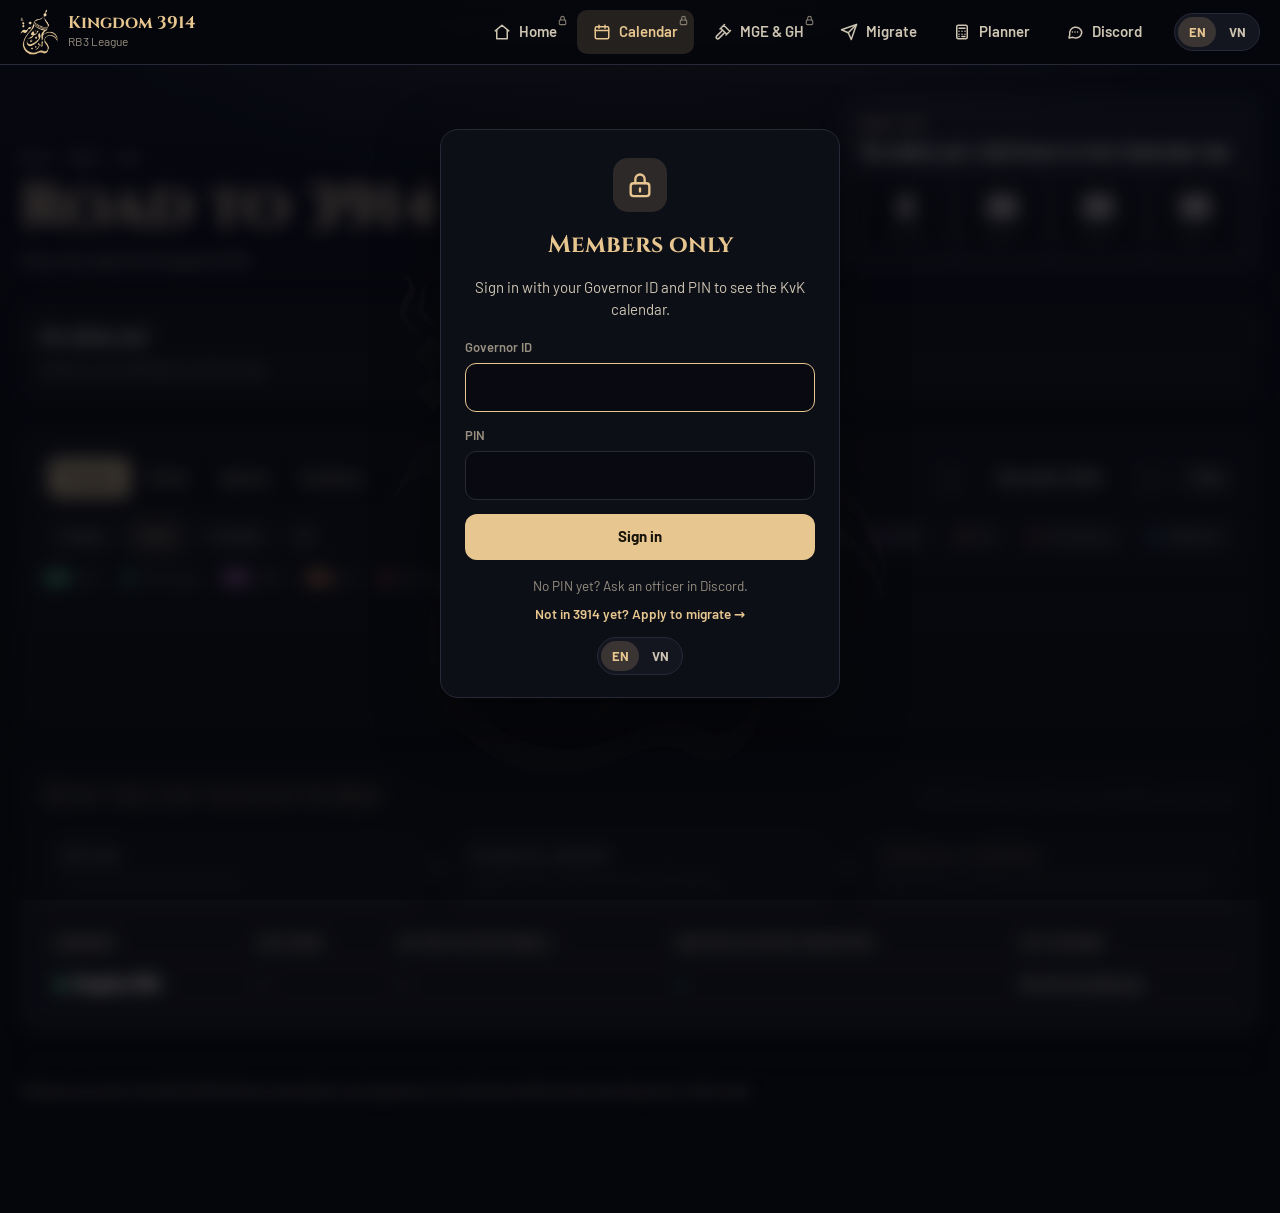
<file: calendar.html>
<!doctype html>
<html lang="en">
<head>
<meta charset="utf-8">
<meta name="viewport" content="width=device-width, initial-scale=1, viewport-fit=cover">
<meta name="theme-color" content="#05060B">
<link rel="icon" type="image/png" href="icon-180.png">
<link rel="apple-touch-icon" href="icon-180.png">
<title>Kingdom 3914 · KvK Calendar</title>
<link rel="preconnect" href="https://script.google.com">
<link rel="preconnect" href="https://script.googleusercontent.com">
<link rel="preconnect" href="https://fonts.googleapis.com">
<link href="https://fonts.googleapis.com/css2?family=Cinzel:wght@600;700&family=Barlow:wght@400;500;600;700&family=Barlow+Condensed:wght@600;700&display=swap" rel="stylesheet">
<script src="i18n.js?v=2"></script>
<link rel="stylesheet" href="site.css?v=20">
<style>
  .hero{display:flex;flex-wrap:wrap;justify-content:space-between;align-items:flex-end;gap:24px}
  .hero-text{display:flex;flex-direction:column;gap:10px}
  .hero .countdown{min-width:min(100%,420px)}

  .legend{display:flex;flex-wrap:wrap;gap:10px 22px;margin-bottom:18px}
  .lg{display:flex;align-items:center;gap:8px;font-size:13px;color:var(--soft)}
  .sw{width:28px;height:14px;border-radius:4px;flex:none}

  .tl{display:grid;grid-template-columns:150px minmax(0,1fr);gap:0 16px}
  .tl-labels{display:flex;flex-direction:column}
  .tl-lab{height:92px;display:flex;flex-direction:column;justify-content:center;gap:2px;border-top:1px solid var(--line)}
  .tl-lab b{font-size:16px}
  .tl-lab span{font-size:12px;color:var(--muted)}
  .tl-scroll{overflow-x:auto;scrollbar-color:#363846 transparent}
  .tl-track{position:relative;min-width:1400px}
  .axis{position:relative;height:44px}
  .mon{position:absolute;top:0;height:100%;display:flex;align-items:center;justify-content:center;font-size:12px;font-weight:700;letter-spacing:.14em;color:var(--soft)}
  .shade{position:absolute;top:44px;bottom:44px;background:rgba(255,255,255,.025)}
  .lane{position:relative;height:92px;border-top:1px solid var(--line)}
  .seg{position:absolute;top:14px;height:30px;border-radius:8px;display:flex;align-items:center;padding:0 10px;font-size:12.5px;font-weight:700;white-space:nowrap;overflow:hidden;transform-origin:left;animation:grow 1s cubic-bezier(.2,.8,.2,1) both}
  .seg span{overflow:hidden;text-overflow:ellipsis}
  .seg.kvk{color:#0A0B11}
  .seg.open{border-top-left-radius:0;border-bottom-left-radius:0}
  .seg.skip{background-size:28px 28px !important;animation:grow 1s cubic-bezier(.2,.8,.2,1) both,stripes 1.6s linear infinite}
  .mk{position:absolute;top:29px;transform:translate(-50%,-50%);z-index:3}
  .mk-lab{position:absolute;top:50px;transform:translateX(-50%);text-align:center;font-size:12px;line-height:1.25;white-space:nowrap;z-index:3}
  .mk-lab b{display:block;font-size:12.5px}
  .ring{width:18px;height:18px;border-radius:50%;border:3px dashed;background:#0A0B11}
  .dotm{width:16px;height:16px;border-radius:50%;border:3px solid #0A0B11;box-shadow:0 0 0 2px currentColor}
  .must{font-size:11px;font-weight:800;letter-spacing:.12em;padding:4px 8px;border-radius:6px;color:#0A0B11;border:2px solid #0A0B11}
  .diamond{width:15px;height:15px;transform:translate(-50%,-50%) rotate(45deg)}
  .diamond.est{background:transparent !important;border:2px dashed var(--red)}
  .pulse::before{content:"";position:absolute;inset:-8px;border-radius:50%;border:2px solid currentColor;animation:ping 1.8s ease-out infinite}
  .mig{position:absolute;top:44px;bottom:44px;width:2px;transform:translateX(-1px);background-size:2px 14px;animation:march 1s linear infinite;z-index:2}
  .chiprow{position:relative;height:44px;border-top:1px solid var(--line)}
  .chip{position:absolute;top:8px;transform:translateX(-50%);height:28px;padding:0 12px;border-radius:14px;display:flex;align-items:center;font-size:12.5px;font-weight:700;color:#0A0B11;white-space:nowrap}
  .today{position:absolute;top:30px;bottom:44px;width:2px;background:var(--gold);transform:translateX(-1px);z-index:4;box-shadow:0 0 12px rgba(231,198,144,.6)}
  .today-tag{position:absolute;top:4px;transform:translateX(-50%);background:var(--gold);color:#0A0B11;font-size:11px;font-weight:800;letter-spacing:.14em;padding:3px 10px;border-radius:10px;z-index:5}
  .swipe{display:none;font-size:12px;color:var(--muted);margin-top:8px}
  .lane.tall{height:132px}
  .lane.short{height:64px}
  .tl-lab.tall{height:132px}
  .tl-lab.short{height:64px}
  .stg{position:absolute;top:22px;width:14px;height:14px;border-radius:50%;transform:translate(-50%,-50%);border:3px solid #0A0B11;box-shadow:0 0 0 2px var(--k3914);background:var(--k3914);z-index:3}
  .stg.past{opacity:.45}
  .stg.est{background:#0A0B11;box-shadow:0 0 0 2px var(--k3914),inset 0 0 0 2px var(--k3914)}
  .stg-line{position:absolute;top:22px;width:1px;background:rgba(61,214,140,.35);z-index:1}
  .stg-lab{position:absolute;transform:translateX(-50%);text-align:center;font-size:11.5px;line-height:1.2;white-space:nowrap;color:var(--soft);z-index:3;background:var(--panel);padding:1px 4px;border-radius:4px}
  .stg-lab b{display:block;color:var(--k3914);font-size:12px}
  .ev{position:absolute;top:14px;height:34px;border-radius:8px;display:flex;flex-direction:column;justify-content:center;padding:0 8px;font-size:12px;font-weight:700;white-space:nowrap;overflow:hidden;color:#0A0B11;transform-origin:left;animation:grow .8s cubic-bezier(.2,.8,.2,1) both;min-width:6px}
  .ev small{font-weight:600;font-size:10.5px;opacity:.8}
  .ev.past{opacity:.4}
  .ev.est{background-image:repeating-linear-gradient(45deg,rgba(10,11,17,.18) 0 6px,transparent 6px 12px)}

  .rule{display:flex;flex-wrap:wrap;align-items:stretch;gap:10px;margin-bottom:20px}
  .step{flex:1 1 170px;background:var(--panel2);border:1px solid var(--line);border-radius:12px;padding:14px 16px;display:flex;flex-direction:column;gap:4px;animation:fadeUp .6s ease both}
  .step b{font-size:15px}
  .step span{font-size:13px;color:var(--muted)}
  .arrow{align-self:center;color:var(--gold);font-size:22px;animation:nudge 1.4s ease-in-out infinite}
  table{width:100%;border-collapse:collapse;font-size:14px}
  th{text-align:left;font-size:12px;letter-spacing:.12em;text-transform:uppercase;color:var(--muted);font-weight:700;padding:10px 12px;border-bottom:1px solid var(--line)}
  td{padding:12px;border-bottom:1px solid var(--line)}
  .tbl{overflow-x:auto}
  .kname{display:flex;align-items:center;gap:8px;font-weight:700}
  .kdot{width:10px;height:10px;border-radius:50%;flex:none;display:inline-block}

  .filters{display:flex;flex-wrap:wrap;gap:8px;margin-bottom:16px}
  .fbtn{font-size:13px;font-weight:600;color:var(--soft);background:var(--panel2);border:1px solid var(--line);border-radius:999px;padding:8px 14px;min-height:40px;display:flex;align-items:center;gap:8px}
  .fbtn[aria-pressed="true"]{background:var(--gold);color:#0A0B11;border-color:var(--gold)}
  .cards{display:grid;grid-template-columns:repeat(auto-fill,minmax(300px,1fr));gap:12px}
  .card{background:var(--panel2);border:1px solid var(--line);border-radius:12px;padding:14px 16px;display:flex;gap:14px;align-items:flex-start;animation:fadeUp .5s ease both}
  .card.past{opacity:.45}
  .card.next{border-color:var(--gold);box-shadow:0 0 0 1px var(--gold),0 0 24px rgba(231,198,144,.15)}
  .dots{display:flex;flex-direction:column;gap:4px;padding-top:4px}
  .card .d{font-size:12.5px;font-weight:600;color:var(--muted)}
  .card .t{font-size:16px;font-weight:600}
  .card .x{font-size:13px;color:var(--soft)}
  .card .c{margin-left:auto;font-size:12.5px;font-weight:700;white-space:nowrap;padding-top:2px}

  @keyframes stripes{to{background-position:56px 0}}
  @keyframes march{to{background-position:0 14px}}
  @keyframes nudge{50%{transform:translateX(4px)}}
  @media (max-width:760px){
    .tl{grid-template-columns:96px minmax(0,1fr);gap:0 8px}
    .tl-lab b{font-size:14px}
    .swipe{display:block}
    .arrow{display:none}
  }

  /* ---------- views ---------- */
  .cal-head{display:flex;flex-wrap:wrap;align-items:center;justify-content:space-between;gap:12px;margin-bottom:14px}
  .vtabs{display:flex;gap:4px;background:#090A11;border:1px solid var(--line);border-radius:12px;padding:4px}
  .vtab{border:0;background:transparent;color:var(--soft);font-weight:700;font-size:14px;padding:8px 14px;border-radius:9px;min-height:40px}
  .vtab[aria-selected="true"]{background:var(--gold);color:#18130A}
  .cal-nav{display:flex;align-items:center;gap:6px}
  .cal-nav b{min-width:150px;text-align:center;font-size:15px}
  .nbtn{width:40px;height:40px;border-radius:10px;border:1px solid var(--line);background:var(--panel2);font-size:20px;line-height:1;display:grid;place-items:center}
  .nbtn.txt{width:auto;padding:0 12px;font-size:13px;font-weight:700}
  .sub-bar{display:flex;flex-wrap:wrap;align-items:center;justify-content:space-between;gap:10px;margin-bottom:12px}
  .zoom{display:flex;gap:6px;flex-wrap:wrap}
  .zbtn{font-size:13px;font-weight:700;color:var(--soft);background:var(--panel2);border:1px solid var(--line);border-radius:999px;padding:7px 13px;min-height:36px}
  .zbtn[aria-pressed="true"]{border-color:var(--gold);color:var(--gold);background:rgba(231,198,144,.12)}
  .legend.small{margin-bottom:12px}
  .hidden{display:none !important}

  /* timeline v2 */
  .tl2{display:grid;grid-template-columns:130px minmax(0,1fr);gap:0 12px}
  .tl2-labels .lab{display:flex;flex-direction:column;justify-content:center;border-top:1px solid var(--line);padding-right:4px}
  .tl2-labels .lab b{font-size:14.5px;line-height:1.2}
  .tl2-labels .lab span{font-size:11.5px;color:var(--muted)}
  .tl2-scroll{overflow-x:auto;scrollbar-color:#363846 transparent}
  .tl2-track{position:relative}
  .ax-top{position:relative;height:26px}
  .ax-top .mname{position:absolute;top:4px;font-size:12px;font-weight:800;letter-spacing:.12em;color:var(--gold);white-space:nowrap;padding-left:4px}
  .ax-ticks{position:relative;height:30px;border-bottom:1px solid var(--line)}
  .axt{position:absolute;top:0;height:100%;display:flex;flex-direction:column;align-items:center;justify-content:center;font-size:11px;color:var(--muted);transform:translateX(-50%);line-height:1.1}
  .axt b{font-size:12.5px;color:var(--soft)}
  .axt.today b{color:var(--gold)}
  .axt.wk{transform:none;align-items:flex-start;padding-left:4px;border-left:1px solid var(--line)}
  .daycol{position:absolute;top:56px;bottom:0;background:rgba(255,255,255,.022);pointer-events:none}
  .wkline{position:absolute;top:56px;bottom:0;width:1px;background:rgba(255,255,255,.06);pointer-events:none}
  .ln{position:relative;border-top:1px solid var(--line)}
  .bar{position:absolute;height:34px;border-radius:8px;display:flex;flex-direction:column;justify-content:center;padding:0 8px;font-size:12px;font-weight:800;color:#0A0B11;white-space:nowrap;overflow:hidden;z-index:2;transform-origin:left;animation:grow .7s cubic-bezier(.2,.8,.2,1) both;min-width:8px;box-shadow:0 1px 0 rgba(0,0,0,.25)}
  .bar small{font-size:10.5px;font-weight:700;opacity:.8}
  .bar.past{opacity:.45}
  .bar.est{background-image:repeating-linear-gradient(45deg,rgba(10,11,17,.18) 0 6px,transparent 6px 12px)}
  .out-lab{position:absolute;z-index:2;font-size:12px;font-weight:700;white-space:nowrap;line-height:1.15;padding-left:6px}
  .out-lab small{display:block;font-size:10.5px;color:var(--muted);font-weight:600}
  .mig2{position:absolute;top:56px;bottom:0;width:0;border-left:2px dashed;opacity:.35;z-index:0;pointer-events:none}
  .today2{position:absolute;top:22px;bottom:0;width:2px;background:var(--gold);transform:translateX(-1px);z-index:4;box-shadow:0 0 10px rgba(231,198,144,.55);pointer-events:none}
  .today2-tag{position:absolute;top:2px;transform:translateX(-50%);background:var(--gold);color:#0A0B11;font-size:10.5px;font-weight:800;letter-spacing:.12em;padding:2px 8px;border-radius:9px;z-index:5;white-space:nowrap}
  .empty-lanes{padding:30px;text-align:center;color:var(--muted)}

  /* month grid */
  .mgrid{border:1px solid var(--line);border-radius:12px;overflow:hidden}
  .mg-head{display:grid;grid-template-columns:repeat(7,1fr);background:#090A11;border-bottom:1px solid var(--line)}
  .mg-head div{padding:8px;font-size:12px;font-weight:800;letter-spacing:.1em;color:var(--muted);text-align:center}
  .mg-week{position:relative;border-bottom:1px solid var(--line)}
  .mg-week:last-child{border-bottom:none}
  .mg-days{display:grid;grid-template-columns:repeat(7,1fr)}
  .mg-day{min-height:104px;border-right:1px solid var(--line2);padding:6px 6px 4px;cursor:pointer;position:relative;display:flex;flex-direction:column;align-items:flex-start;justify-content:flex-start;background:transparent;border-top:0;border-bottom:0;border-left:0;text-align:left;color:inherit;font:inherit}
  .mg-day:last-child{border-right:none}
  .mg-day:hover{background:rgba(255,255,255,.025)}
  .mg-day.out{opacity:.38}
  .mg-day.sel{background:rgba(231,198,144,.08)}
  .mg-day .dn{font-size:13px;font-weight:700;color:var(--soft);display:inline-grid;place-items:center;min-width:24px;height:24px;border-radius:12px}
  .mg-day.is-today .dn{background:var(--gold);color:#18130A}
  .mg-day .ph{position:absolute;left:0;right:0;top:0;height:3px}
  .mg-bars{position:absolute;left:0;right:0;top:34px;pointer-events:none}
  .mg-bar{position:absolute;height:20px;border-radius:6px;font-size:11.5px;font-weight:800;color:#0A0B11;padding:0 6px;display:flex;align-items:center;white-space:nowrap;overflow:hidden;text-overflow:ellipsis}
  .mg-bar.cont-l{border-top-left-radius:0;border-bottom-left-radius:0}
  .mg-bar.cont-r{border-top-right-radius:0;border-bottom-right-radius:0}
  .mg-bar.past{opacity:.5}
  .mg-more{position:absolute;font-size:11px;font-weight:700;color:var(--muted)}
  .day-detail{margin-top:14px;background:var(--panel2);border:1px solid var(--line);border-radius:12px;padding:14px 16px}
  .day-detail h3{font-size:16px;margin-bottom:8px}
  @media(max-width:700px){
    .mg-day{min-height:78px;padding:4px}
    .mg-bars{top:28px}
    .mg-bar{height:16px;font-size:10px;padding:0 4px}
    .mg-head div{font-size:10.5px;padding:6px 2px}
  }

  /* agenda */
  .ag-group{margin-bottom:18px}
  .ag-group h3{font-size:12.5px;letter-spacing:.16em;text-transform:uppercase;color:var(--muted);margin:0 0 8px;font-weight:800}
  .ag-row{display:flex;align-items:center;gap:12px;padding:12px 14px;background:var(--panel2);border:1px solid var(--line);border-radius:12px;margin-bottom:8px}
  .ag-row .dot{width:12px;height:12px;border-radius:50%;flex:none}
  .ag-row .t{flex:1;min-width:0}
  .ag-row .t b{display:block;font-size:15px}
  .ag-row .t span{font-size:13px;color:var(--muted)}
  .ag-row .when{font-size:13px;font-weight:800;white-space:nowrap;text-align:right}
  .ag-row .pbar{height:5px;background:#090A11;border-radius:3px;overflow:hidden;margin-top:6px;max-width:220px}
  .ag-row .pbar i{display:block;height:100%}
  .ag-row.past{opacity:.5}
  details.ag-earlier summary{cursor:pointer;color:var(--muted);font-size:13px;font-weight:700;margin-bottom:8px}
  @media(max-width:760px){
    .tl2{grid-template-columns:86px minmax(0,1fr);gap:0 6px}
    .tl2-labels .lab b{font-size:13px}
    .cal-nav b{min-width:110px;font-size:14px}
    .vtab{padding:8px 10px;font-size:13px}
  }
</style>
</head>
<body data-page="calendar">
<div id="site-nav"></div>

<main class="wrap page">
  <header class="hero">
    <div class="hero-text">
      <div class="eyebrow" data-text="calendar_eyebrow">KvK · MGE · GH</div>
      <h1 data-text="calendar_title">Road to 3914</h1>
      <div style="font-size:17px;color:var(--soft)" data-text="calendar_subtitle">Every key date for Kingdom 3914</div>
    </div>
    <div class="countdown" aria-live="polite">
      <div class="cd-label">NEXT UP</div>
      <div class="cd-title" id="cdTitle">Loading dates…</div>
      <div class="cd-date" id="cdDate"></div>
      <div class="cd-digits">
        <div class="cd-unit"><span class="cd-num" id="cdD">0</span><div class="cd-cap">DAYS</div></div>
        <div class="cd-unit"><span class="cd-num" id="cdH">00</span><div class="cd-cap">HRS</div></div>
        <div class="cd-unit"><span class="cd-num" id="cdM">00</span><div class="cd-cap">MIN</div></div>
        <div class="cd-unit"><span class="cd-num" id="cdS">00</span><div class="cd-cap">SEC</div></div>
      </div>
    </div>
  </header>

  <div class="edit-tools" style="display:none" role="toolbar" aria-label="Edit the calendar">
    <b>Edit calendar:</b>
    <button class="btn gold sm" type="button" data-ed="dates">Dates</button>
    <button class="btn gold sm" type="button" data-ed="kingdoms">Kingdoms</button>
    <button class="btn gold sm" type="button" data-ed="types">Event types &amp; colours</button>
    <button class="btn gold sm" type="button" data-ed="groups">Groups</button>
    <button class="btn gold sm" type="button" data-ed="view">“All” zoom range</button>
  </div>

  <section aria-label="Kingdom status"><div class="status" id="status"></div></section>

  <section class="panel" aria-label="Calendar">
    <div class="cal-head">
      <div class="vtabs" role="tablist" aria-label="Calendar view">
        <button class="vtab" role="tab" data-v="timeline">Timeline</button>
        <button class="vtab" role="tab" data-v="month">Month</button>
        <button class="vtab" role="tab" data-v="agenda">Agenda</button>
        <button class="vtab" role="tab" data-v="kingdoms">Kingdoms</button>
      </div>
      <div class="cal-nav" id="calNav">
        <button class="nbtn" type="button" data-nav="-1" aria-label="Previous">‹</button>
        <b id="period">—</b>
        <button class="nbtn" type="button" data-nav="1" aria-label="Next">›</button>
        <button class="nbtn txt" type="button" data-nav="0">Today</button>
      </div>
    </div>
    <div class="sub-bar">
      <div class="zoom" id="zoom" role="group" aria-label="Zoom">
        <button class="zbtn" type="button" data-z="2w">2 weeks</button>
        <button class="zbtn" type="button" data-z="month">Month</button>
        <button class="zbtn" type="button" data-z="3m">3 months</button>
        <button class="zbtn" type="button" data-z="all">All</button>
      </div>
      <div class="filters" id="filters" role="group" aria-label="Filter" style="margin:0"></div>
    </div>
    <div class="legend small" id="legend"></div>
    <div id="view"></div>
  </section>

  <section class="panel">
    <div class="sec-head"><h2>How the off-season works</h2><p>After KvK we may skip one registration, never two.</p></div>
    <div class="rule">
      <div class="step"><b>KvK ends</b><span>Off-season starts the same day.</span></div>
      <div class="arrow" aria-hidden="true">→</div>
      <div class="step"><b>1st pop-up · optional</b><span>Register now, or skip and stay in off-season.</span></div>
      <div class="arrow" aria-hidden="true">→</div>
      <div class="step"><b style="color:var(--gold)">2nd pop-up · mandatory</b><span>Registration is required. Off-season ends at the latest here.</span></div>
    </div>
    <div class="tbl"><table>
      <thead><tr><th>Kingdom</th><th>KvK ends</th><th>1st pop-up (optional)</th><th>2nd pop-up (must register)</th><th>Off-season</th></tr></thead>
      <tbody id="ruleRows"></tbody>
    </table></div>
  </section>

  <footer class="foot">All dates are server time (UTC 00:00). Dates marked (est.) are projected, not confirmed. Admins edit everything here in Edit mode.</footer>
</main>

<script src="config.js?v=20"></script>
<script src="core.js?v=20"></script>
<script src="site.js?v=22"></script>
<script src="kvk.js?v=20"></script>
<script>
(function () {
  "use strict";
  KVK.init().then(function (V) {
  var DAY = V.DAY, K = V.K, KC = V.KC, EVENTS = V.EVENTS;
  var fd = V.fd, fw = V.fw, days = V.days, MON = V.MON, esc = Site.esc, $ = function (id) { return document.getElementById(id); };
  var WD = ['Mon', 'Tue', 'Wed', 'Thu', 'Fri', 'Sat', 'Sun'];
  var nextEvt = null;

  /* ---------- state (remembered on this device) ---------- */
  var st = { v: 'timeline', z: 'month', anchor: 0, filter: 'all', sel: 0 };
  try { var sv = JSON.parse(Site.store.get('k3914-calview') || '{}'); if (sv.v) st.v = sv.v; if (sv.z) st.z = sv.z; if (sv.filter) st.filter = sv.filter; } catch (e) {}
  function remember() { Site.store.set('k3914-calview', JSON.stringify({ v: st.v, z: st.z, filter: st.filter })); }
  function sod(t) { return Math.floor(t / DAY) * DAY; }
  function monthStart(t) { var d = new Date(t); return Date.UTC(d.getUTCFullYear(), d.getUTCMonth(), 1); }
  function addMonths(t, n) { var d = new Date(t); return Date.UTC(d.getUTCFullYear(), d.getUTCMonth() + n, 1); }
  function monday(t) { var d = new Date(sod(t)); return sod(t) - ((d.getUTCDay() + 6) % 7) * DAY; }
  function resetAnchor() { var now = Date.now(); st.anchor = st.z === '2w' ? monday(now) : monthStart(now); }
  resetAnchor();

  function period() {
    if (st.v === 'month') { var a = monthStart(st.anchor); return { a: a, b: addMonths(a, 1), label: new Date(a).toLocaleString('en-GB', { month: 'long', year: 'numeric', timeZone: 'UTC' }) }; }
    if (st.z === 'all') return { a: V.R0, b: V.R1, label: 'All dates' };
    if (st.z === '2w') { var w = st.anchor; return { a: w, b: w + 14 * DAY, label: fd(w) + ' – ' + fd(w + 13 * DAY, true) }; }
    var m = monthStart(st.anchor), n = st.z === '3m' ? 3 : 1, e = addMonths(m, n);
    var lab = n === 1 ? new Date(m).toLocaleString('en-GB', { month: 'long', year: 'numeric', timeZone: 'UTC' }) : MON[new Date(m).getUTCMonth()] + ' – ' + MON[new Date(e - DAY).getUTCMonth()] + ' ' + new Date(e - DAY).getUTCFullYear();
    return { a: m, b: e, label: lab };
  }
  function shift(dir) {
    if (dir === 0) { resetAnchor(); return; }
    if (st.v === 'month' || st.z === 'month') st.anchor = addMonths(monthStart(st.anchor), dir);
    else if (st.z === '3m') st.anchor = addMonths(monthStart(st.anchor), 3 * dir);
    else if (st.z === '2w') st.anchor += 14 * DAY * dir;
  }

  /* ---------- filters & legend ---------- */
  function matches(g) { return st.filter === 'all' || g === st.filter || (st.filter === 'kvk' && g === 'stage'); }
  function rowsIn(a, b, groups) { return V.ROWS.filter(function (r) { return groups.indexOf(r.g) > -1 && matches(r.g) && (r.b || r.a) + DAY > a && r.a < b; }); }
  function renderFilters() {
    var N = V.GROUP_NAMES, F = [['all', 'All'], ['kvk', 'KvK'], ['mge', N.mge], ['gh', N.gh], ['pop', N.pop], ['mig', N.mig]];
    (V.CUSTOM || []).concat(['other']).forEach(function (k) { if (V.ROWS.some(function (r) { return r.g === k; })) F.push([k, N[k]]); });
    $('filters').innerHTML = F.map(function (f) {
      var dot = f[0] === 'all' ? '' : '<span class="kdot" style="background:' + KC[f[0]] + '"></span>';
      return '<button class="fbtn" type="button" data-f="' + esc(f[0]) + '" aria-pressed="' + (st.filter === f[0]) + '">' + dot + esc(f[1]) + '</button>';
    }).join('');
  }
  function renderLegend() {
    var g = K[0].c, rgb = K[0].rgb, L;
    if (st.v === 'kingdoms') L = [
      ['<span class="sw" style="background:' + g + '"></span>', 'KvK'],
      ['<span class="sw" style="background:rgba(' + rgb + ',.22);box-shadow:inset 0 0 0 1px rgba(' + rgb + ',.55)"></span>', 'Off-season'],
      ['<span class="sw" style="background:repeating-linear-gradient(45deg,rgba(' + rgb + ',.25) 0 5px,rgba(' + rgb + ',.05) 5px 10px);box-shadow:inset 0 0 0 1px rgba(' + rgb + ',.35)"></span>', 'Off-season if 1st pop-up skipped'],
      ['<span style="width:15px;height:15px;border-radius:50%;border:3px dashed ' + g + '"></span>', 'Optional registration'],
      ['<span class="must" style="background:' + g + ';font-size:9px;padding:2px 5px">MUST</span>', 'Mandatory registration'],
      ['<span style="width:12px;height:12px;background:' + KC.pop + ';transform:rotate(45deg)"></span>', esc(V.GROUP_NAMES.pop)],
      ['<span style="width:3px;height:16px;background:var(--gold)"></span>', 'Today']];
    else {
      var N = V.GROUP_NAMES;
      L = [['<span class="sw" style="background:' + g + '"></span>', 'KvK'], ['<span style="width:12px;height:12px;border-radius:50%;background:' + KC.stage + '"></span>', esc(N.stage)],
        ['<span class="sw" style="background:' + KC.mge + '"></span>', esc(N.mge)], ['<span class="sw" style="background:' + KC.gh + '"></span>', esc(N.gh)],
        ['<span style="width:12px;height:12px;background:' + KC.pop + ';transform:rotate(45deg)"></span>', esc(N.pop)], ['<span class="sw" style="background:' + KC.mig + '"></span>', esc(N.mig)]];
      (V.CUSTOM || []).concat(['other']).forEach(function (k) { if (V.ROWS.some(function (r) { return r.g === k; })) L.push(['<span class="sw" style="background:' + KC[k] + '"></span>', esc(N[k])]); });
      if (st.v !== 'agenda') L.push(['<span style="width:3px;height:16px;background:var(--gold)"></span>', 'Today']);
    }
    $('legend').innerHTML = L.map(function (i) { return '<div class="lg">' + i[0] + i[1] + '</div>'; }).join('');
  }

  /* ---------- Timeline ---------- */
  function segStyle(k, s) {
    if (s.t === 'kvk') return 'background:' + k.c + ';color:#0A0B11';
    if (s.t === 'off') return 'background:rgba(' + k.rgb + ',.22);color:' + k.c + ';box-shadow:inset 0 0 0 1px rgba(' + k.rgb + ',.55)';
    if (s.t === 'skip') return 'background:repeating-linear-gradient(45deg,rgba(' + k.rgb + ',.20) 0 10px,rgba(' + k.rgb + ',.05) 10px 20px);color:' + k.c + ';box-shadow:inset 0 0 0 1px rgba(' + k.rgb + ',.35)';
    return 'background:rgba(76,141,255,.16);color:#9DBFFF;box-shadow:inset 0 0 0 1px rgba(76,141,255,.5)';
  }
  function frame(a, b, minPx) {
    var host = $('view'), span = (b - a) / DAY, labW = window.innerWidth < 760 ? 92 : 142;
    var avail = Math.max(260, host.clientWidth - labW), W = Math.max(avail, minPx(span));
    return { a: a, b: b, span: span, W: W, X: function (t) { return ((Math.max(a, Math.min(b, t)) - a) / (b - a) * 100).toFixed(3) + '%'; }, px: function (t1, t2) { return (Math.min(b, t2) - Math.max(a, t1)) / (b - a) * W; } };
  }
  function axis(f, now) {
    var h = '<div class="ax-top">', t = '<div class="ax-ticks">', g = '';
    var m = monthStart(f.a);
    while (f.span <= 120 && m < f.b) { var ms = Math.max(m, f.a), me = Math.min(addMonths(m, 1), f.b); if ((me - ms) / DAY >= 3 || f.span < 20) h += '<div class="mname" style="left:' + f.X(ms) + '">' + new Date(m).toLocaleString('en-GB', { month: 'long', timeZone: 'UTC' }).toUpperCase() + (new Date(m).getUTCMonth() === 0 || ms === f.a ? ' ' + new Date(m).getUTCFullYear() : '') + '</div>'; if (ms > f.a) g += '<div class="wkline" style="left:' + f.X(ms) + ';background:rgba(231,198,144,.25)"></div>'; m = addMonths(m, 1); }
    if (f.span <= 45) {
      for (var d = sod(f.a); d < f.b; d += DAY) {
        var wd = (new Date(d).getUTCDay() + 6) % 7, today = d === sod(now);
        t += '<div class="axt' + (today ? ' today' : '') + '" style="left:calc(' + f.X(d) + ' + ' + (f.W / f.span / 2).toFixed(1) + 'px)"><span>' + WD[wd].charAt(0) + '</span><b>' + new Date(d).getUTCDate() + '</b></div>';
        if (wd >= 5) g += '<div class="daycol" style="left:' + f.X(d) + ';width:' + (f.W / f.span).toFixed(1) + 'px"></div>';
        if (wd === 0 && d > f.a) g += '<div class="wkline" style="left:' + f.X(d) + '"></div>';
      }
    } else if (f.span <= 120) {
      for (var w = monday(f.a) + (monday(f.a) < f.a ? 7 * DAY : 0); w < f.b; w += 7 * DAY) { t += '<div class="axt wk" style="left:' + f.X(w) + '"><span>Mon</span><b>' + fd(w) + '</b></div>'; g += '<div class="wkline" style="left:' + f.X(w) + '"></div>'; }
    } else {
      var mm = addMonths(monthStart(f.a), monthStart(f.a) < f.a ? 1 : 0);
      for (; mm < f.b; mm = addMonths(mm, 1)) { t += '<div class="axt wk" style="left:' + f.X(mm) + '"><b>' + MON[new Date(mm).getUTCMonth()] + (new Date(mm).getUTCMonth() === 0 ? ' ' + new Date(mm).getUTCFullYear() : '') + '</b></div>'; g += '<div class="wkline" style="left:' + f.X(mm) + '"></div>'; }
    }
    if (now >= f.a && now < f.b) h += '<div class="today2-tag" style="left:' + f.X(now) + '">TODAY · ' + fd(now) + '</div>';
    return { top: h + '</div>' + t + '</div>', grid: g, today: now >= f.a && now < f.b ? '<div class="today2" style="left:' + f.X(now) + '"></div>' : '' };
  }
  function barHTML(f, r, now, top, label) {
    var endT = (r.b || r.a) + DAY, w = f.px(r.a, endT), past = endT <= now, name = label || (r.s || r.e), sub = r.x ? r.x : '';
    var dates = fd(r.a) + (r.b ? ' – ' + fd(r.b) : ''), tip = esc(r.e + (sub ? ' · ' + sub : '') + ' · ' + fd(r.a, true) + (r.b ? ' – ' + fd(r.b, true) : '') + (r.est ? ' (est.)' : ''));
    var inside = w >= 96;
    var h = '<div class="bar' + (past ? ' past' : '') + (r.est ? ' est' : '') + '" title="' + tip + '" style="top:' + top + 'px;left:' + f.X(r.a) + ';width:calc(' + f.X(endT) + ' - ' + f.X(r.a) + ');background-color:' + r.c + '">' + (inside ? '<span>' + esc(name + (sub && w > 150 ? ' · ' + sub : '')) + '</span><small>' + dates + '</small>' : '') + '</div>';
    if (!inside) h += '<div class="out-lab" title="' + tip + '" style="top:' + (top + 2) + 'px;left:calc(' + f.X(endT) + ' + 2px);color:' + r.c + (past ? ';opacity:.5' : '') + '">' + esc(name) + '<small>' + dates + '</small></div>';
    return h;
  }
  function packLanes(list, f) {
    /* put overlapping bars (including their outside labels) on separate rows */
    var rowsEnd = [], out = [];
    list.forEach(function (r) {
      var endT = (r.b || r.a) + DAY, extra = f.px(r.a, endT) >= 96 ? 0 : 110 / f.W * (f.b - f.a);
      var i = 0; while (i < rowsEnd.length && rowsEnd[i] > r.a) i++;
      rowsEnd[i] = endT + extra; out.push({ r: r, row: i });
    });
    return { items: out, rows: Math.max(1, rowsEnd.length) };
  }
  function renderTimeline() {
    var now = Date.now(), p = period(), f = frame(p.a, p.b, function (span) { return span <= 45 ? span * 26 : span <= 120 ? span * 9 : Math.max(1100, span * 5); });
    var ax = axis(f, now), labs = '<div style="height:56px"></div>', lanes = '';
    function lane(title, sub, color, h, inner) { labs += '<div class="lab" style="height:' + h + 'px"><b style="color:' + color + '">' + title + '</b>' + (sub ? '<span>' + sub + '</span>' : '') + '</div>'; lanes += '<div class="ln" style="height:' + h + 'px">' + inner + '</div>'; }

    var pops = matches('pop') ? V.ALLPOPS.filter(function (x) { return x >= p.a && x < p.b; }) : [];
    if (pops.length) {
      var ph = ''; pops.forEach(function (x) { var est = !!V.estSet[x]; ph += '<div class="mk" style="left:calc(' + f.X(x) + ' + ' + (f.span <= 45 ? (f.W / f.span / 2).toFixed(1) : 0) + 'px);top:22px;color:' + KC.pop + ';transform:none"><div class="diamond' + (est ? ' est' : '') + '" style="background:' + KC.pop + '"></div></div><div class="mk-lab" style="top:38px;left:calc(' + f.X(x) + ' + ' + (f.span <= 45 ? (f.W / f.span / 2).toFixed(1) : 0) + 'px)"><b>' + fd(x) + (est ? ' (est.)' : '') + '</b></div>'; });
      lane(esc(V.GROUP_NAMES.pop), 'Registration', KC.pop, 70, ph);
    }
    if (matches('kvk')) {
      var k = K[0], kh = '';
      k.segs.forEach(function (s) { if (s.b <= p.a || s.a >= p.b) return; var dates = fd(s.a) + ' – ' + fd(s.b); kh += '<div class="seg ' + s.t + (s.a < p.a ? ' open' : '') + '" title="' + esc(s.l + ' · ' + dates) + '" style="top:14px;left:' + f.X(s.a) + ';width:calc(' + f.X(s.b) + ' - ' + f.X(s.a) + ');' + segStyle(k, s) + '"><span>' + s.l + (f.px(s.a, s.b) > 220 ? ' · ' + dates : '') + '</span></div>'; });
      k.marks.forEach(function (mk) { if (mk.d < p.a || mk.d >= p.b) return; var inner, l; if (mk.t === 'reg') { inner = '<div class="dotm" style="background:' + k.c + '"></div>'; l = '<b>KvK starts</b>' + fd(mk.d); } else if (mk.t === 'opt') { inner = '<div class="ring" style="border-color:' + k.c + '"></div>'; l = '<b>Can register or skip</b>' + fd(mk.d); } else { inner = '<div class="must" style="background:' + k.c + '">MUST</div>'; l = '<b>Must register</b>' + fd(mk.d); }
        kh += '<div class="mk" style="left:' + f.X(mk.d) + ';color:' + k.c + '">' + inner + '</div><div class="mk-lab" style="left:' + f.X(mk.d) + ';color:' + k.c + '">' + l + '</div>'; });
      if (kh) lane(esc(k.name), 'KvK &amp; off-season', k.c, 86, kh);
      var stg = rowsIn(p.a, p.b, ['stage']);
      if (stg.length) {
        var sh = '', lastPx = [-999, -999, -999];
        stg.forEach(function (r) { var x = f.px(p.a, r.a) + (f.span <= 45 ? f.W / f.span / 2 : 0), lvl = 0; while (lvl < 2 && x - lastPx[lvl] < 64) lvl++; lastPx[lvl] = x; var top = 34 + lvl * 30, past = r.a + DAY <= now;
          sh += '<div class="stg-line" style="left:' + x.toFixed(1) + 'px;height:' + (top - 20) + 'px;background:' + r.c + '66"></div><div class="stg' + (past ? ' past' : '') + (r.est ? ' est' : '') + '" title="' + esc(r.e + ' · ' + fd(r.a, true)) + '" style="left:' + x.toFixed(1) + 'px;background:' + (r.est ? '#0A0B11' : r.c) + ';box-shadow:0 0 0 2px ' + r.c + '"></div><div class="stg-lab" style="left:' + x.toFixed(1) + 'px;top:' + top + 'px' + (past ? ';opacity:.5' : '') + '"><b style="color:' + r.c + '">' + esc(r.s) + '</b>' + fd(r.a) + '</div>'; });
        lane(esc(V.GROUP_NAMES.stage), 'LK, passes, altars', KC.stage, 34 + 30 * Math.min(3, Math.ceil(stg.length / 2)) + 30, sh);
      }
    }
    ['mge', 'gh'].concat((V.CUSTOM || []), ['other']).map(function (k) { return [k, esc(V.GROUP_NAMES[k])]; }).forEach(function (g) {
      var list = rowsIn(p.a, p.b, [g[0]]); if (!list.length) return;
      var P = packLanes(list, f), inner = '';
      P.items.forEach(function (it) { inner += barHTML(f, it.r, now, 12 + it.row * 42, ''); });
      lane(g[1], '', KC[g[0]], 24 + P.rows * 42, inner);
    });
    var migs = rowsIn(p.a, p.b, ['mig']), migLines = '';
    if (migs.length) {
      var mh = ''; migs.forEach(function (r) { mh += '<div class="chip" style="top:12px;left:' + f.X(r.a) + ';background:' + r.c + '">' + esc((r.x || 'Migration') + ' · ' + fd(r.a)) + '</div>'; migLines += '<div class="mig2" style="left:' + f.X(r.a) + ';border-color:' + r.c + '"></div>'; });
      lane(esc(V.GROUP_NAMES.mig), '', KC.mig, 52, mh);
    }
    if (!lanes) { $('view').innerHTML = '<div class="empty-lanes"><b>Nothing in this period</b><br>Use ‹ › to move, or pick a wider zoom.</div>'; return; }
    $('view').innerHTML = '<div class="tl2"><div class="tl2-labels">' + labs + '</div><div class="tl2-scroll"><div class="tl2-track" style="width:' + Math.round(f.W) + 'px">' + ax.top + ax.grid + migLines + lanes + ax.today + '</div></div></div>';
    var sc = document.querySelector('.tl2-scroll'); if (sc.scrollWidth > sc.clientWidth && now > p.a && now < p.b) sc.scrollLeft = Math.max(0, f.px(p.a, now) - sc.clientWidth * 0.3);
  }

  /* ---------- Month grid ---------- */
  function renderMonth() {
    var now = Date.now(), p = period(), a = monday(p.a), end = p.b + ((7 - ((new Date(p.b).getUTCDay() + 6) % 7)) % 7) * DAY;
    var items = V.EVENTS.filter(function (e) { return matches(e.g[0]); });
    var k = K[0];
    function phaseColor(d) { var s = V.phaseOf(k, d + DAY / 2); if (!s) return ''; return s.t === 'kvk' ? k.c : s.t === 'pre' ? 'rgba(76,141,255,.7)' : 'rgba(' + k.rgb + ',.35)'; }
    var h = '<div class="mgrid"><div class="mg-head">' + WD.map(function (d) { return '<div>' + d + '</div>'; }).join('') + '</div>';
    for (var w = a; w < end; w += 7 * DAY) {
      var we = w + 7 * DAY, cells = '', bars = '', lanesEnd = [], hidden = {};
      for (var d = w; d < we; d += DAY) {
        var cls = 'mg-day' + (d < p.a || d >= p.b ? ' out' : '') + (d === sod(now) ? ' is-today' : '') + (d === st.sel ? ' sel' : ''), pc = phaseColor(d);
        cells += '<button type="button" class="' + cls + '" data-day="' + d + '">' + (pc ? '<span class="ph" style="background:' + pc + '"></span>' : '') + '<span class="dn">' + new Date(d).getUTCDate() + '</span></button>';
      }
      var wk = items.filter(function (e) { return (e.b || e.d) + DAY > w && e.d < we; }).sort(function (x, y) { return x.d - y.d || ((y.b || y.d) - (x.b || x.d)); });
      var maxRows = window.innerWidth < 700 ? 2 : 3;
      wk.forEach(function (e) {
        var s = Math.max(e.d, w), t = Math.min((e.b || e.d) + DAY, we), c0 = Math.round((s - w) / DAY), c1 = Math.round((t - w) / DAY);
        var row = 0; while (row < lanesEnd.length && lanesEnd[row] > c0) row++;
        if (row >= maxRows) { for (var c = c0; c < c1; c++) hidden[c] = (hidden[c] || 0) + 1; return; }
        lanesEnd[row] = c1;
        var past = (e.b || e.d) + DAY <= now, sub0 = e.x && e.g[0] !== 'kvk' && !/–/.test(e.x.split(' · ')[0]) ? e.x.split(' · ')[0] : '', label = e.g[0] === 'pop' ? '◆ ' + e.t : (sub0 && sub0.indexOf(e.t) === 0 ? sub0 : e.t + (sub0 ? ' · ' + sub0 : ''));
        bars += '<div class="mg-bar' + (e.d < w ? ' cont-l' : '') + ((e.b || e.d) + DAY > we ? ' cont-r' : '') + (past ? ' past' : '') + '" title="' + esc(e.t + ' · ' + fd(e.d, true) + (e.b ? ' – ' + fd(e.b, true) : '')) + '" style="left:calc(' + (c0 / 7 * 100).toFixed(3) + '% + 3px);width:calc(' + ((c1 - c0) / 7 * 100).toFixed(3) + '% - 6px);top:' + (row * (window.innerWidth < 700 ? 18 : 23)) + 'px;background:' + e.c + '">' + esc(label) + '</div>';
      });
      Object.keys(hidden).forEach(function (c) { bars += '<div class="mg-more" style="left:calc(' + (c / 7 * 100).toFixed(3) + '% + 6px);top:' + (maxRows * (window.innerWidth < 700 ? 18 : 23)) + 'px">+' + hidden[c] + ' more</div>'; });
      h += '<div class="mg-week"><div class="mg-days">' + cells + '</div><div class="mg-bars">' + bars + '</div></div>';
    }
    h += '</div><div id="dayDetail"></div>';
    $('view').innerHTML = h;
    if (st.sel) showDay(st.sel);
  }
  function showDay(d) {
    var list = V.EVENTS.filter(function (e) { return matches(e.g[0]) && (e.b || e.d) + DAY > d && e.d < d + DAY; });
    var pops = V.ALLPOPS.indexOf(d) > -1;
    $('dayDetail').innerHTML = '<div class="day-detail"><h3>' + fw(d) + '</h3>' + (list.length ? list.map(agRow).join('') : '<div class="empty" style="padding:8px 0">Nothing on this day.</div>') + '</div>';
  }

  /* ---------- Agenda ---------- */
  function when(e, now) {
    var endT = (e.b || e.d) + DAY, n = Math.ceil((e.d - now) / DAY);
    if (endT <= now) return { txt: 'Done', col: 'var(--muted)' };
    if (now >= e.d) return { txt: e.b ? 'Running · ends ' + fd(e.b) : 'Today', col: e.c, pct: e.b ? Math.min(100, (now - e.d) / (endT - e.d) * 100) : null };
    return { txt: n <= 1 ? 'Tomorrow' : 'in ' + n + ' days', col: n <= 7 ? 'var(--gold)' : 'var(--soft)' };
  }
  function agRow(e) {
    var now = Date.now(), w = when(e, now), dates = fd(e.d) + (e.b ? ' – ' + fd(e.b) : '');
    var sub = [dates].concat(e.x && !/–/.test(e.x) ? [e.x.split(' · ')[0]] : (e.x && e.g[0] === 'kvk' ? [e.x] : [])).join(' · ');
    return '<div class="ag-row' + (w.txt === 'Done' ? ' past' : '') + '"><span class="dot" style="background:' + e.c + (e.g[0] === 'pop' ? ';border-radius:2px;transform:rotate(45deg)' : '') + '"></span><div class="t"><b>' + esc(e.t) + (e.est ? ' <span style="font-weight:600;color:var(--muted)">(est.)</span>' : '') + '</b><span>' + esc(sub) + '</span>' +
      (w.pct != null ? '<div class="pbar"><i style="width:' + w.pct.toFixed(1) + '%;background:' + e.c + '"></i></div>' : '') + '</div><div class="when" style="color:' + w.col + '">' + w.txt + '</div></div>';
  }
  function renderAgenda() {
    var now = Date.now(), today = sod(now), wkEnd = monday(now) + 7 * DAY, nextWkEnd = wkEnd + 7 * DAY, mEnd = addMonths(monthStart(now), 1);
    var list = V.EVENTS.filter(function (e) { return matches(e.g[0]); });
    var G = [], groups = {};
    function put(name, e) { if (!groups[name]) { groups[name] = []; G.push(name); } groups[name].push(e); }
    var earlier = [];
    list.forEach(function (e) {
      var endT = (e.b || e.d) + DAY;
      if (endT <= now) { if (endT > today - 14 * DAY) earlier.push(e); return; }
      if (e.d <= now) put('Happening now', e);
      else if (e.d < wkEnd) put('This week', e);
      else if (e.d < nextWkEnd) put('Next week', e);
      else if (e.d < mEnd) put('Later this month', e);
      else put(new Date(e.d).toLocaleString('en-GB', { month: 'long', year: 'numeric', timeZone: 'UTC' }), e);
    });
    var h = earlier.length ? '<details class="ag-earlier"><summary>Earlier (last 14 days) · ' + earlier.length + '</summary>' + earlier.map(agRow).join('') + '</details>' : '';
    h += G.map(function (g) { return '<div class="ag-group"><h3>' + esc(g) + '</h3>' + groups[g].map(agRow).join('') + '</div>'; }).join('');
    $('view').innerHTML = h || '<div class="empty"><b>No upcoming dates</b>Admins can add dates in Edit mode.</div>';
  }

  /* ---------- Kingdoms overview ---------- */
  function renderKingdoms() {
    var now = Date.now(), pts = [now - 10 * DAY, now + 60 * DAY];
    K.forEach(function (k) { [k.start, k.end, k.opt, k.must].forEach(function (x) { if (x) pts.push(x); }); k.segs.forEach(function (s) { if (s.a) pts.push(s.a); }); });
    var a = monthStart(Math.min.apply(null, pts)), b = Math.max.apply(null, pts) + 21 * DAY;
    var f = frame(a, b, function (span) { return Math.max(900, span * 5); }), ax = axis(f, now), labs = '<div style="height:56px"></div>', lanes = '';
    var ph = ''; V.ALLPOPS.filter(function (x) { return x >= a && x < b; }).forEach(function (x) { var est = !!V.estSet[x]; ph += '<div class="mk" style="left:' + f.X(x) + ';top:22px;color:' + KC.pop + ';transform:none"><div class="diamond' + (est ? ' est' : '') + '" style="background:' + KC.pop + '"></div></div><div class="mk-lab" style="top:38px;left:' + f.X(x) + '"><b>' + fd(x) + (est ? '?' : '') + '</b></div>'; });
    labs += '<div class="lab" style="height:70px"><b style="color:' + KC.pop + '">' + esc(V.GROUP_NAMES.pop) + '</b><span>Every 28 days</span></div>'; lanes += '<div class="ln" style="height:70px">' + ph + '</div>';
    K.forEach(function (k) {
      var kh = '';
      k.segs.forEach(function (s) { if (s.b <= a || s.a >= b) return; kh += '<div class="seg ' + s.t + (s.open || s.a < a ? ' open' : '') + '" title="' + esc(s.l + ' · ' + fd(s.a) + ' – ' + fd(s.b)) + '" style="top:14px;left:' + f.X(s.a) + ';width:calc(' + f.X(s.b) + ' - ' + f.X(s.a) + ');' + segStyle(k, s) + '"><span>' + s.l + '</span></div>'; });
      k.marks.forEach(function (mk) { var inner, l; if (mk.t === 'reg') { inner = '<div class="dotm" style="background:' + k.c + '"></div>'; l = '<b>KvK starts</b>' + fd(mk.d); } else if (mk.t === 'opt') { inner = '<div class="ring" style="border-color:' + k.c + '"></div>'; l = '<b>Can skip</b>' + fd(mk.d); } else { inner = '<div class="must" style="background:' + k.c + '">MUST</div>'; l = '<b>Must register</b>' + fd(mk.d) + (mk.est ? ' (est.)' : ''); }
        kh += '<div class="mk" style="left:' + f.X(mk.d) + ';color:' + k.c + '">' + inner + '</div><div class="mk-lab" style="left:' + f.X(mk.d) + ';color:' + k.c + '">' + l + '</div>'; });
      if (!k.end) kh += '<div class="mk-lab" style="left:50%;top:26px;color:var(--muted)">No KvK dates yet</div>';
      labs += '<div class="lab" style="height:86px"><b style="color:' + k.c + '">' + esc(k.name) + '</b><span>' + (k.ours ? 'Our kingdom' : 'Other kingdom') + '</span></div>'; lanes += '<div class="ln" style="height:86px">' + kh + '</div>';
    });
    $('view').innerHTML = '<div class="tl2"><div class="tl2-labels">' + labs + '</div><div class="tl2-scroll"><div class="tl2-track" style="width:' + Math.round(f.W) + 'px">' + ax.top + ax.grid + lanes + ax.today + '</div></div></div>';
    var sc = document.querySelector('.tl2-scroll'); if (sc.scrollWidth > sc.clientWidth) sc.scrollLeft = Math.max(0, f.px(a, now) - sc.clientWidth * 0.25);
  }

  function renderRule() {
    $('ruleRows').innerHTML = K.map(function (k) {
      return '<tr><td><span class="kname"><span class="kdot" style="background:' + k.c + '"></span>' + esc(k.name) + '</span></td>' +
        '<td>' + (k.end ? fd(k.end, true) : '—') + '</td><td>' + (k.opt ? fd(k.opt, true) : '—') + '</td>' +
        '<td style="color:' + k.c + ';font-weight:700">' + (k.must ? fd(k.must, true) + (k.mustEst ? ' (est.)' : '') : '—') + '</td>' +
        '<td>' + (k.opt ? days(k.end, k.opt) + ' days' + (k.must ? ', or up to ' + days(k.end, k.must) + ' if skipped' : '') : (k.end ? 'Add the next pop-up dates' : 'No KvK end date yet')) + '</td></tr>';
    }).join('');
  }

  /* ---------- render & controls ---------- */
  function render() {
    Array.prototype.forEach.call(document.querySelectorAll('.vtab'), function (b) { b.setAttribute('aria-selected', String(b.getAttribute('data-v') === st.v)); });
    Array.prototype.forEach.call(document.querySelectorAll('.zbtn'), function (b) { b.setAttribute('aria-pressed', String(b.getAttribute('data-z') === st.z)); });
    $('zoom').classList.toggle('hidden', st.v !== 'timeline');
    $('filters').classList.toggle('hidden', st.v === 'kingdoms');
    $('calNav').classList.toggle('hidden', st.v === 'agenda' || st.v === 'kingdoms' || (st.v === 'timeline' && st.z === 'all'));
    if (!$('calNav').classList.contains('hidden')) $('period').textContent = period().label;
    /* safety guard: if anything goes wrong while drawing, say so instead of getting stuck on "Loading" */
    try { renderFilters(); renderLegend(); if (st.v === 'timeline') renderTimeline(); else if (st.v === 'month') renderMonth(); else if (st.v === 'agenda') renderAgenda(); else renderKingdoms(); }
    catch (err) { $('view').innerHTML = '<div class="empty"><b>The calendar couldn’t be drawn</b>Please refresh the page (Ctrl + Shift + R). If it keeps happening, tell an admin.</div>'; if (window.console) console.error(err); }
  }
  document.querySelector('.vtabs').addEventListener('click', function (e) { var b = e.target.closest('[data-v]'); if (!b) return; st.v = b.getAttribute('data-v'); if (st.v === 'month') st.anchor = monthStart(st.anchor || Date.now()); remember(); render(); });
  $('zoom').addEventListener('click', function (e) { var b = e.target.closest('[data-z]'); if (!b) return; st.z = b.getAttribute('data-z'); resetAnchor(); remember(); render(); });
  $('calNav').addEventListener('click', function (e) { var b = e.target.closest('[data-nav]'); if (!b) return; shift(Number(b.getAttribute('data-nav'))); st.sel = 0; render(); });
  $('filters').addEventListener('click', function (e) { var b = e.target.closest('[data-f]'); if (!b) return; st.filter = b.getAttribute('data-f'); remember(); render(); });
  $('view').addEventListener('click', function (e) { var d = e.target.closest('[data-day]'); if (!d) return; st.sel = Number(d.getAttribute('data-day')); Array.prototype.forEach.call(document.querySelectorAll('.mg-day.sel'), function (x) { x.classList.remove('sel'); }); d.classList.add('sel'); showDay(st.sel); });
  var rz; window.addEventListener('resize', function () { clearTimeout(rz); rz = setTimeout(render, 200); });

  /* ---------- countdown ---------- */
  var last = {};
  function setNum(id, v) { if (last[id] === v) return; last[id] = v; var el = $(id); el.textContent = v; el.classList.remove('tick'); void el.offsetWidth; el.classList.add('tick'); }
  var lastDay = null;
  function renderTop() {
    var now = Date.now(); nextEvt = V.nextEvent(now);
    if (!nextEvt) { $('cdTitle').textContent = V.noNextText(); $('cdDate').textContent = ''; }
    $('status').innerHTML = V.statusHTML(now); lastDay = Math.floor(now / DAY);
  }
  function tick() {
    var now = Date.now();
    if (Math.floor(now / DAY) !== lastDay) { renderTop(); render(); }
    if (!nextEvt) return;
    var diff = Math.max(0, nextEvt.d - now), l = Site.left(diff);
    $('cdTitle').textContent = nextEvt.t;
    $('cdDate').textContent = fw(nextEvt.d) + ' · 00:00 UTC' + (diff === 0 ? ' · happening today' : '');
    setNum('cdD', String(l.d)); setNum('cdH', Site.pad(l.h)); setNum('cdM', Site.pad(l.m)); setNum('cdS', Site.pad(l.s));
  }

  /* ---------- Edit mode: calendar editors (admins only) ---------- */
  var iso = Site.isoDate;
  function groupOpts() { return (V.GROUPS || []).map(function (g) { return { v: g.k, l: g.n + (g.fixed ? '' : ' (your group)') }; }); }
  function typeNames() { return V.types.map(function (t) { return t.n; }); }
  function subsFor(name) { var t = V.types.filter(function (x) { return x.n === name; })[0]; return t ? t.subs : []; }
  /* Groups: rename/recolour the built-in ones, add/rename/delete your own. Saved in Site text ("groups"). */
  var BUILTIN_HELP = { stage: 'Dots on the KvK stages row (LK, passes, altars).', mge: 'MGE row.', gh: 'GH row.', pop: 'Diamonds on the pop-up row; also used to work out off-season dates.', mig: 'Migration row and dashed line.', other: 'Anything not in another group.' };
  function saveGroups(list) {
    var out = list.filter(function (g) { return !g.fixed || g.n !== KVK.GROUP_NAMES_DEFAULT[g.k] || g.c; }).map(function (g) { var o = { k: g.k, n: g.n }; if (g.c) o.c = g.c; return o; });
    return Site.saveText({ groups: JSON.stringify(out) });
  }
  function groupsEditor() {
    var M = Site.modal('Groups');
    function current() { return (V.GROUPS || []).map(function (g) { return { k: g.k, n: g.n, c: g.own && g.own.c ? g.own.c : '', fixed: g.fixed }; }); }
    function used(k) { return V.types.filter(function (t) { return String(t.g) === k; }).map(function (t) { return t.n; }); }
    function list() {
      M.title('Groups');
      M.body.innerHTML = '<div class="mdl-bar"><span>Each group has its own row on the timeline, a filter button and a legend entry. Built-in groups can be renamed and recoloured.</span><button class="btn gold sm" type="button" data-add>+ New group</button></div><div class="mdl-list">' +
        (V.GROUPS || []).map(function (g, i) { var n = used(g.k).length; return '<div class="mdl-row"><span class="kdot" style="background:' + esc(g.c) + '"></span><div class="t"><b>' + esc(g.n) + '</b><span>' + (g.fixed ? 'Built-in · ' : 'Your group · ') + n + ' event type' + (n === 1 ? '' : 's') + '</span></div><button class="btn ghost sm" type="button" data-g="' + i + '">Edit</button></div>'; }).join('') + '</div>';
    }
    function edit(g) {
      var isNew = !g, all = current();
      Site.form({
        title: isNew ? 'New group' : 'Edit group · ' + g.n,
        fields: [
          { key: 'n', label: 'Name', value: g ? g.n : '', required: true, full: true, max: 40, placeholder: 'e.g. Puzzle Box', help: g && g.fixed ? BUILTIN_HELP[g.k] : 'Shown on the filter button, legend and timeline row.' },
          { key: 'c', label: 'Colour', type: 'color', full: true, value: (g && (g.own && g.own.c || g.c)) || '#2FD4E8', help: 'Event types in this group keep their own colour on the calendar; this colour is for the filter button, legend and row title.' }
        ],
        saveLabel: isNew ? 'Add group' : 'Save',
        onBack: list,
        check: function (v) {
          var nm = v.n.trim().toLowerCase();
          if (all.some(function (x) { return (!g || x.k !== g.k) && x.n.trim().toLowerCase() === nm; })) return 'There is already a group called “' + v.n.trim() + '”.';
          if (v.c && !/^#[0-9a-f]{6}$/i.test(v.c)) return 'Use a colour like #2FD4E8.';
          return '';
        },
        onSave: function (v) {
          var nm = v.n.trim();
          if (isNew) {
            var base = 'g_' + (nm.toLowerCase().replace(/[^a-z0-9]+/g, '_').replace(/^_+|_+$/g, '').slice(0, 24) || 'group'), k = base, i = 2;
            while (all.some(function (x) { return x.k === k; })) k = base + '_' + i++;
            all.splice(all.length - 1, 0, { k: k, n: nm, c: v.c.toUpperCase(), fixed: false });
          } else all.forEach(function (x) { if (x.k === g.k) { x.n = nm; x.c = v.c.toUpperCase(); } });
          return saveGroups(all);
        },
        onDelete: g && !g.fixed ? function () {
          var u = used(g.k);
          if (u.length) return Promise.resolve({ ok: false, error: 'Move these event types to another group first: ' + u.join(', ') + '.' });
          return saveGroups(all.filter(function (x) { return x.k !== g.k; }));
        } : null,
        after: function () { Site.refresh(); }
      }, M);
    }
    M.body.addEventListener('click', function (e) {
      if (e.target.closest('[data-add]')) edit(null);
      var b = e.target.closest('[data-g]'); if (b) edit((V.GROUPS || [])[Number(b.getAttribute('data-g'))]);
    });
    list();
  }
  var EDITORS = {
    dates: function () {
      Site.manager({
        title: 'Calendar dates', tab: 'Calendar', addLabel: 'Add date', addTitle: 'Add a date',
        intro: 'Pick an event and set its dates. KvK start and end are set under Kingdoms.',
        sort: function (p, q) { return (p.v.Start || 9e15) - (q.v.Start || 9e15); },
        label: function (v) { var t = V.typeOf(String(v.Event)); return { t: v.Event + (v.Details ? ' · ' + v.Details : ''), sub: v.Start ? fd(v.Start, true) + (v.End ? ' – ' + fd(v.End, true) : '') + (v.Estimated ? ' (est.)' : '') : 'No date', color: t.c }; },
        editTitle: function (v) { return 'Edit ' + v.Event; },
        defaults: function () { return { Event: typeNames()[0] || '' }; },
        fields: function (v) {
          var cur = String(v.Details || '');
          return [
            { key: 'Event', label: 'Event', type: 'select', required: true, full: true, value: v.Event || typeNames()[0], options: typeNames().length ? typeNames() : [''], help: 'Titles and colours are managed under “Event types & colours”.' },
            { key: 'Details', label: 'Subtitle', type: 'select', full: true, value: cur, options: function (vals) { var s = subsFor(vals.Event).slice(); if (cur && s.indexOf(cur) < 0 && vals.Event === v.Event) s.unshift(cur); return [{ v: '', l: '— none —' }].concat(s); } },
            { key: 'Start', label: 'Start date', type: 'date', required: true, value: iso(v.Start) },
            { key: 'End', label: 'End date', type: 'date', value: iso(v.End), help: 'For events that last several days (MGE, GH).' },
            { key: 'Estimated', label: 'Date not confirmed yet (estimated)', type: 'checkbox', value: !!v.Estimated }
          ];
        },
        check: function (v) { return v.End && v.End < v.Start ? 'The end date is before the start date.' : ''; }
      });
    },
    kingdoms: function () {
      Site.manager({
        title: 'Kingdoms', tab: 'Kingdoms', addLabel: 'Add kingdom', addTitle: 'Add a kingdom',
        intro: 'Kingdom ' + V.OURS + ' is ours. Off-season, optional and must-register dates are worked out from KvK end and the pop-ups.',
        sort: function (p, q) { return (String(p.v.Kingdom) === V.OURS ? -1 : String(q.v.Kingdom) === V.OURS ? 1 : Number(p.v.Kingdom) - Number(q.v.Kingdom)); },
        label: function (v) { return { t: (v.Name || 'Kingdom ' + v.Kingdom) + (String(v.Kingdom) === V.OURS ? ' (ours)' : ''), sub: 'KvK ' + (v['KvK start'] ? fd(v['KvK start'], true) : '?') + ' → ' + (v['KvK end'] ? fd(v['KvK end'], true) : '?'), color: v.Color }; },
        editTitle: function (v) { return 'Edit kingdom ' + v.Kingdom; },
        defaults: function () { return { Color: '#4C8DFF' }; },
        fields: function (v) {
          var ours = String(v.Kingdom || '') === V.OURS;
          var f = [
            { key: 'Kingdom', label: 'Kingdom number', required: true, value: v.Kingdom || '', placeholder: 'e.g. 1875' },
            { key: 'Name', label: 'Name on the timeline', value: v.Name || '', placeholder: 'Kingdom 1875' },
            { key: 'Color', label: 'Colour', type: 'color', full: true, value: v.Color || '#4C8DFF' },
            { key: 'KvK start', label: 'KvK start', type: 'date', value: iso(v['KvK start']), help: 'Leave empty if it was already running.' },
            { key: 'KvK end', label: 'KvK end', type: 'date', value: iso(v['KvK end']) }
          ];
          if (ours) f.push({ key: 'Build-up from', label: 'Build-up from (migration day)', type: 'date', value: iso(v['Build-up from']) });
          return f;
        },
        toSheet: function (v) { if (v.Name === '') v.Name = 'Kingdom ' + v.Kingdom; return v; },
        check: function (v) { return v['KvK start'] && v['KvK end'] && v['KvK end'] < v['KvK start'] ? 'KvK end is before KvK start.' : ''; }
      });
    },
    types: function () {
      Site.manager({
        title: 'Event types & colours', tab: 'Event types', addLabel: 'Add event type', addTitle: 'Add an event type',
        intro: 'These are the titles in the dropdown, their colour, short timeline label and subtitle choices.',
        label: function (v) { return { t: v.Name, sub: (V.GROUP_NAMES[v.Group] || 'Other') + (v.Short ? ' · “' + v.Short + '”' : '') + (v.Subtitles ? ' · ' + String(v.Subtitles).split('|').length + ' subtitles' : ''), color: v.Color }; },
        editTitle: function (v) { return 'Edit ' + v.Name; },
        defaults: function () { return { Group: 'stage', Color: '#3DD68C' }; },
        fields: function (v) {
          return [
            { key: 'Name', label: 'Title', required: true, value: v.Name || '', max: 40 },
            { key: 'Short', label: 'Short label on the timeline', value: v.Short || '', max: 12, placeholder: 'e.g. P4' },
            { key: 'Group', label: 'Group (row, filter button and legend it shows under)', type: 'select', required: true, full: true, value: V.GROUP_NAMES[v.Group] ? v.Group : (v.Group ? 'other' : 'stage'), options: groupOpts(), help: 'Need a new group? Close this and use “Groups”.' },
            { key: 'Color', label: 'Colour', type: 'color', full: true, value: v.Color || '#3DD68C' },
            { key: 'Subtitles', label: 'Subtitle choices (one per line)', type: 'textarea', full: true, rows: 4, value: String(v.Subtitles || '').split('|').filter(Boolean).join('\n'), placeholder: 'Infantry\nCavalry\nArcher' }
          ];
        },
        toSheet: function (v) { v.Subtitles = String(v.Subtitles || '').split(/\n/).map(function (x) { return x.replace(/[|]/g, '/').trim(); }).filter(Boolean).join('|'); return v; }
      });
    },
    groups: function () { groupsEditor(); },
    view: function () {
      var v = V.view;
      Site.form({
        title: 'Range for the “All” zoom',
        fields: [
          { key: 'mode', label: 'What “All” shows', type: 'select', full: true, required: true, value: v.mode, options: [{ v: 'history', l: 'Recent history + everything ahead' }, { v: 'range', l: 'A fixed range: from one date to another' }] },
          { key: 'days', label: 'Days of history to show', type: 'number', value: String(v.days), help: 'For “recent history”. 0 = start today.' },
          { key: 'blank', label: '', type: 'text', value: '' },
          { key: 'from', label: 'From', type: 'date', value: iso(v.from), help: 'For a fixed range.' },
          { key: 'to', label: 'To', type: 'date', value: iso(v.to) }
        ].filter(function (f) { return f.key !== 'blank'; }),
        check: function (x) {
          if (x.mode === 'range' && (!x.from || !x.to)) return 'Pick both dates for a fixed range.';
          if (x.mode === 'range' && x.to <= x.from) return '“To” must be after “From”.';
          if (x.mode === 'history' && !(Number(x.days) >= 0 && Number(x.days) <= 365)) return 'Days of history: 0 to 365.';
          return '';
        },
        onSave: function (x) { return Site.saveText({ cal_view: x.mode, cal_history_days: String(Math.round(Number(x.days) || 0)), cal_from: x.from || '', cal_to: x.to || '' }); }
      });
    }
  };

  document.querySelector('.edit-tools').addEventListener('click', function (e) { var b = e.target.closest('[data-ed]'); if (b && Site.isAdmin()) EDITORS[b.getAttribute('data-ed')](); });

  renderRule(); renderTop(); render(); tick();
  setInterval(tick, 1000);
  });
})();
</script>
</body>
</html>
</file>
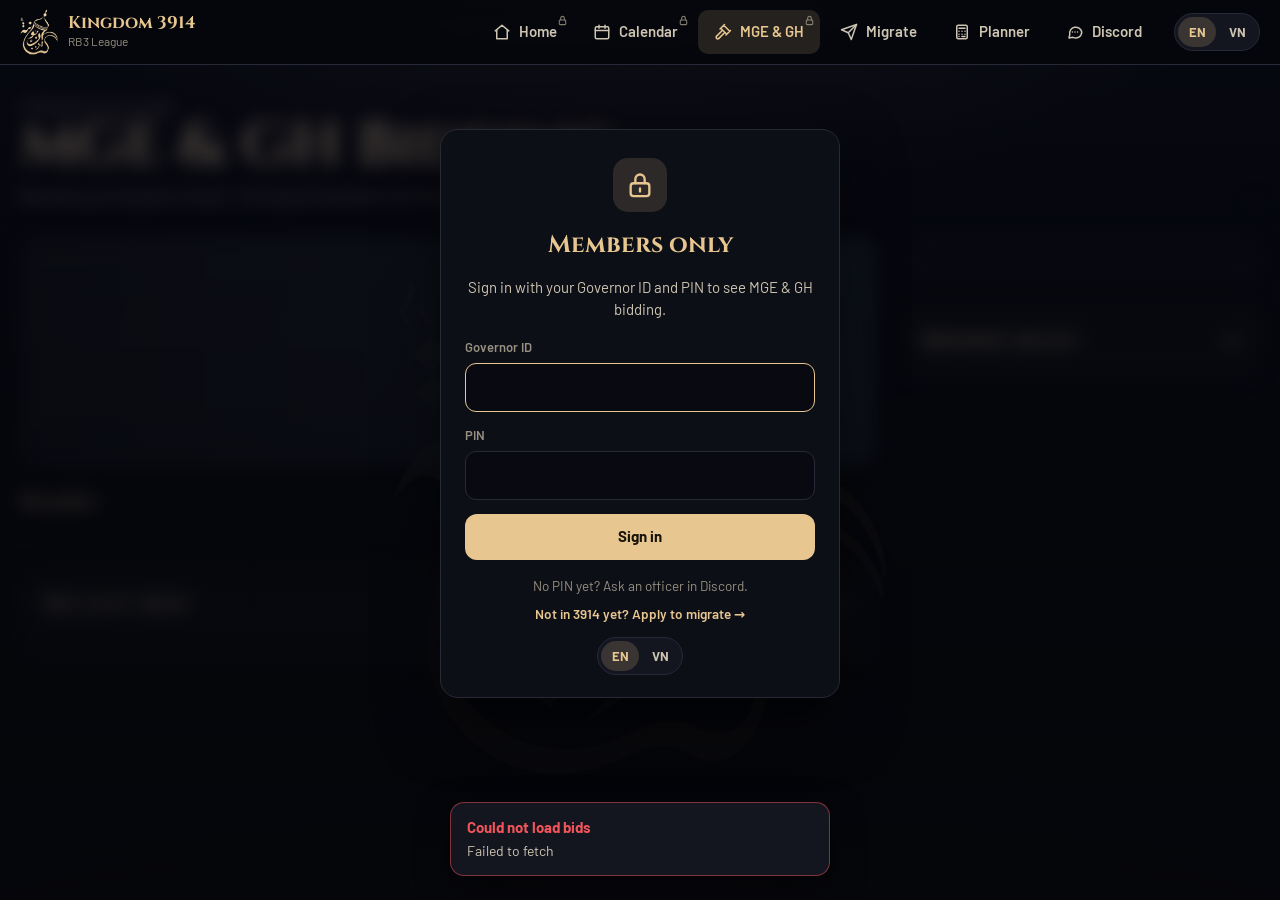
<file: events.html>
<!doctype html>
<html lang="en">
<head>
<meta charset="utf-8">
<meta name="viewport" content="width=device-width, initial-scale=1, viewport-fit=cover">
<meta name="theme-color" content="#05060B">
<link rel="icon" type="image/png" href="icon-180.png">
<link rel="apple-touch-icon" href="icon-180.png">
<title>Kingdom 3914 · MGE &amp; GH Bidding</title>
<link rel="preconnect" href="https://script.google.com">
<link rel="preconnect" href="https://script.googleusercontent.com">
<link rel="preconnect" href="https://fonts.googleapis.com">
<link href="https://fonts.googleapis.com/css2?family=Cinzel:wght@600;700&family=Barlow:wght@400;500;600;700&family=Barlow+Condensed:wght@600;700&display=swap" rel="stylesheet">
<script src="i18n.js?v=2"></script>
<link rel="stylesheet" href="site.css?v=20">
<style>
  .head{display:flex;flex-wrap:wrap;justify-content:space-between;align-items:flex-end;gap:16px}
  .head p{color:var(--soft);font-size:16px;margin-top:8px}
  .seg-tabs{display:inline-flex;background:var(--panel);border:1px solid var(--line);border-radius:14px;padding:4px;gap:4px}
  .seg-tabs button{min-width:110px;min-height:46px;border:none;border-radius:10px;background:transparent;color:var(--soft);font-weight:700;font-size:16px;letter-spacing:.06em;display:flex;align-items:center;justify-content:center;gap:8px}
  .seg-tabs button[aria-pressed="true"]{background:var(--gold);color:#18130A}
  .seg-tabs .cnt{font-size:11px;padding:1px 7px;border-radius:999px;background:rgba(61,214,140,.18);color:var(--green)}
  .seg-tabs button[aria-pressed="true"] .cnt{background:rgba(24,19,10,.18);color:#18130A}

  .layout{display:grid;grid-template-columns:minmax(0,1fr) 360px;gap:24px;align-items:start}
  .side{display:flex;flex-direction:column;gap:20px;position:sticky;top:84px}
  @media(max-width:980px){.layout{grid-template-columns:1fr}.side{position:static;order:-1}}
  .main{display:flex;flex-direction:column;gap:20px;min-width:0}

  /* event hero */
  .ev{position:relative;overflow:hidden;border-radius:18px;border:1px solid var(--line);background:radial-gradient(110% 130% at 100% 0%,rgba(231,198,144,.14),transparent 55%),var(--panel);padding:24px;animation:fadeUp .5s ease both}
  .ev-top{display:flex;justify-content:space-between;gap:16px;flex-wrap:wrap}
  .ev-type{font-family:'Barlow Condensed',sans-serif;font-size:15px;font-weight:700;letter-spacing:.14em;color:var(--gold)}
  .ev h2{font-size:26px;margin:4px 0 4px}
  .ev .subj{color:var(--soft);font-size:15px}
  .ev-pick{display:flex;flex-wrap:wrap;gap:6px;margin-top:14px}
  .ev-pick button{font-size:13px;font-weight:600;padding:7px 12px;border-radius:999px;border:1px solid var(--line);background:var(--panel2);color:var(--soft);min-height:38px}
  .ev-pick button[aria-pressed="true"]{border-color:var(--gold);color:var(--gold)}
  .ev .cd-digits{max-width:460px}
  .ev-meta{display:flex;flex-wrap:wrap;gap:8px 22px;margin-top:16px;font-size:14px;color:var(--muted)}
  .ev-meta b{color:var(--text);font-family:'Barlow Condensed',sans-serif;font-size:19px}

  /* rank list */
  .chips{display:flex;gap:6px;overflow-x:auto;padding:2px 0 4px;scrollbar-width:none}
  .chips::-webkit-scrollbar{display:none}
  .chip{flex:none;padding:8px 14px;border-radius:999px;font-size:13px;font-weight:600;border:1px solid var(--line);color:var(--soft);background:var(--panel);min-height:40px}
  .chip[aria-pressed="true"]{background:var(--panel2);border-color:var(--gold);color:var(--gold)}
  .ranks{display:grid;grid-template-columns:repeat(auto-fill,minmax(300px,1fr));gap:10px}
  .rank{display:grid;grid-template-columns:52px minmax(0,1fr) auto;gap:12px;align-items:center;background:var(--panel);border:1px solid var(--line);border-radius:14px;padding:14px;animation:fadeUp .45s ease both;transition:border-color .2s}
  .rank.t1{border-color:rgba(231,198,144,.55);background:linear-gradient(90deg,rgba(231,198,144,.08),transparent 60%),var(--panel)}
  .rank.t2{border-color:rgba(194,200,210,.4)}
  .rank.t3{border-color:rgba(201,145,90,.45)}
  .rank.leading{box-shadow:inset 4px 0 0 var(--green)}
  .rank.outbid{box-shadow:inset 4px 0 0 var(--red)}
  .rank.flash{animation:flash 1.2s ease}
  .rk{font-family:'Barlow Condensed',sans-serif;font-size:30px;font-weight:700;line-height:1;text-align:center;color:var(--muted)}
  .rank.t1 .rk{color:var(--gold)} .rank.t2 .rk{color:var(--silver)} .rank.t3 .rk{color:var(--bronze)}
  .rk small{display:block;font-family:'Barlow',sans-serif;font-size:10px;font-weight:700;letter-spacing:.08em;color:var(--muted);margin-top:3px}
  .rank .reward{font-size:13px;color:var(--muted);white-space:nowrap;overflow:hidden;text-overflow:ellipsis}
  .rank .amt{font-family:'Barlow Condensed',sans-serif;font-size:24px;font-weight:700;line-height:1.1}
  .rank .amt span{font-family:'Barlow',sans-serif;font-size:12px;font-weight:500;color:var(--muted)}
  .rank .who{font-size:13px;color:var(--muted);white-space:nowrap;overflow:hidden;text-overflow:ellipsis}
  .rank .who b{color:var(--text);font-weight:600}
  .ra{display:flex;flex-direction:column;align-items:flex-end;gap:6px}

  /* account */
  .acct h2{font-size:20px}
  .signin{display:flex;flex-direction:column;gap:12px;margin-top:14px}
  .signin .hint{font-size:13px;color:var(--muted)}
  .err{display:none;padding:10px 12px;border-radius:10px;font-size:13.5px;background:rgba(240,85,90,.12);color:#FF9A9D;border:1px solid rgba(240,85,90,.35)}
  .err.on{display:block}
  .who-row{display:flex;justify-content:space-between;align-items:flex-start;gap:10px}
  .who-row .nm{font-size:20px;font-weight:700}
  .who-row .id{font-size:13px;color:var(--muted)}
  .avail{margin-top:16px;background:#090A11;border:1px solid var(--line);border-radius:14px;padding:16px}
  .avail .lbl{font-size:12px;font-weight:700;letter-spacing:.18em;color:var(--muted)}
  .avail .big{font-family:'Barlow Condensed',sans-serif;font-size:46px;font-weight:700;line-height:1;color:var(--gold);margin-top:4px}
  .avail .big .unit{font-family:'Barlow',sans-serif;font-size:14px;color:var(--muted);font-weight:500}
  .bar{display:flex;height:8px;border-radius:4px;overflow:hidden;background:var(--line2);margin-top:12px}
  .bar i{display:block;height:100%;transform-origin:left;animation:grow 1s cubic-bezier(.2,.8,.2,1) both}
  .mini{display:grid;grid-template-columns:repeat(3,1fr);gap:8px;margin-top:12px}
  .mini div{background:var(--panel2);border:1px solid var(--line);border-radius:10px;padding:9px 8px}
  .mini span{display:flex;align-items:center;gap:6px;font-size:11.5px;color:var(--muted)}
  .mini span i{width:8px;height:8px;border-radius:2px}
  .mini b{display:block;font-family:'Barlow Condensed',sans-serif;font-size:20px;margin-top:2px}

  .rows{display:flex;flex-direction:column}
  .row{display:flex;align-items:center;gap:10px;padding:11px 0;border-bottom:1px solid var(--line2);font-size:14px}
  .row:last-child{border-bottom:none}
  .row .main-t{flex:1;min-width:0}
  .row .main-t p{white-space:nowrap;overflow:hidden;text-overflow:ellipsis}
  .row small{color:var(--muted);font-size:12px}
  .row .v{font-family:'Barlow Condensed',sans-serif;font-size:18px;font-weight:700;white-space:nowrap}
  .pos{color:var(--green)} .neg{color:var(--red)}
  .badge{font-family:'Barlow Condensed',sans-serif;font-size:13px;font-weight:700;letter-spacing:.06em;padding:3px 7px;border-radius:6px;background:var(--panel2);color:var(--gold);flex:none}
  .rules{margin:0;padding:0;list-style:none;counter-reset:r}
  .rules li{counter-increment:r;position:relative;padding:10px 0 10px 30px;border-bottom:1px solid var(--line2);font-size:14px;color:var(--soft)}
  .rules li:last-child{border-bottom:none}
  .rules li::before{content:counter(r);position:absolute;left:0;top:10px;font-family:'Barlow Condensed',sans-serif;font-weight:700;color:var(--gold);font-size:16px}
  details summary{cursor:pointer;list-style:none;display:flex;justify-content:space-between;align-items:center}
  details summary::-webkit-details-marker{display:none}
  details summary::after{content:"+";color:var(--gold);font-size:22px;font-weight:700}
  details[open] summary::after{content:"–"}

  /* bid sheet */
  .scrim{position:fixed;inset:0;z-index:200;background:rgba(3,4,8,.72);display:none;align-items:flex-end;justify-content:center}
  .scrim.on{display:flex}
  .sheet{width:100%;max-width:480px;background:var(--panel);border:1px solid var(--line);border-bottom:none;border-radius:20px 20px 0 0;padding:18px 18px calc(18px + env(safe-area-inset-bottom));max-height:92vh;overflow-y:auto;animation:rise .25s cubic-bezier(.2,.8,.3,1)}
  @media(min-width:700px){.scrim{align-items:center}.sheet{border-radius:18px;border-bottom:1px solid var(--line)}}
  @keyframes rise{from{transform:translateY(24px);opacity:.5}to{transform:none;opacity:1}}
  .grip{width:38px;height:4px;border-radius:2px;background:var(--line);margin:0 auto 14px}
  .sheet h2{font-size:22px}
  .sheet .sub{color:var(--muted);font-size:14px;margin:4px 0 14px}
  .kv{display:flex;justify-content:space-between;align-items:baseline;padding:9px 0;border-bottom:1px solid var(--line2);font-size:14px}
  .kv:last-child{border-bottom:none}
  .kv span{color:var(--muted)}
  .kv b{font-family:'Barlow Condensed',sans-serif;font-size:21px}
  .box{background:#090A11;border:1px solid var(--line);border-radius:12px;padding:4px 14px}
  .bid-input{width:100%;margin-top:14px;background:#090A11;border:1px solid var(--line);border-radius:12px;padding:12px 14px;font-family:'Barlow Condensed',sans-serif;font-size:32px;font-weight:700;min-height:60px}
  .bid-input:focus{border-color:var(--gold);outline:none}
  .quick{display:grid;grid-template-columns:repeat(4,1fr);gap:6px;margin-top:8px}
  .quick button{border:1px solid var(--line);background:var(--panel2);border-radius:10px;min-height:44px;font-weight:700;font-size:14px}
  .quick button:hover{border-color:var(--gold);color:var(--gold)}
  .sheet-cta{display:flex;gap:8px;margin-top:16px}
  .sheet-cta .btn{flex:1}
  .fine{font-size:12.5px;color:var(--muted);margin-top:12px}
  .offer{margin-top:18px;display:flex;flex-wrap:wrap;align-items:center;gap:12px;padding:14px 16px;border-radius:14px;background:rgba(231,198,144,.08);border:1px solid rgba(231,198,144,.3)}
  .offer .ot{flex:1 1 240px;min-width:0;font-size:15px;color:var(--soft)}
  .offer .ot b{color:var(--text)}
  .offer .ob{font-family:'Barlow Condensed',sans-serif;font-size:30px;font-weight:700;color:var(--gold);line-height:1.1}
  .offer.lockd{background:rgba(88,140,255,.08);border-color:rgba(88,140,255,.35)}
  .offer.won{background:rgba(61,214,140,.10);border-color:rgba(61,214,140,.4)}
  .how{margin-top:14px;display:grid;grid-template-columns:repeat(3,minmax(0,1fr));gap:10px}
  .how div{font-size:13px;color:var(--soft);background:var(--panel2);border:1px solid var(--line2);border-radius:12px;padding:10px 12px}
  .how b{display:block;color:var(--gold);font-size:12px;letter-spacing:.06em;margin-bottom:2px}
  @media(max-width:640px){.how{grid-template-columns:1fr}}
  .rank.locked{box-shadow:inset 4px 0 0 #6E9BFF}
  .tag.lock{background:rgba(110,155,255,.16);color:#9DB8FF}
  .lk-row{display:grid;grid-template-columns:90px 150px minmax(0,1fr) 120px 36px;gap:8px;align-items:start;padding:10px 0;border-top:1px solid var(--line2)}
  .lk-row:first-child{border-top:none}
  .lk-row select,.lk-row input{width:100%;background:#090A11;border:1px solid var(--line);border-radius:10px;padding:9px 10px;color:var(--text);font-size:15px;min-height:42px}
  .lk-row .nm{font-size:12.5px;margin-top:4px;color:var(--green)}
  .lk-row .nm.bad{color:var(--red)}
  .lk-row .x{min-height:42px;border:1px solid var(--line);border-radius:10px;background:transparent;color:var(--muted);font-size:18px}
  .lk-head{display:grid;grid-template-columns:90px 150px minmax(0,1fr) 120px 36px;gap:8px;font-size:12px;color:var(--muted);font-weight:700}
  @media(max-width:640px){.lk-row,.lk-head{grid-template-columns:70px 1fr 90px 36px}.lk-row .rs,.lk-head .rs{grid-column:1/-1}}
  @keyframes flash{0%{border-color:var(--gold);box-shadow:0 0 0 3px rgba(231,198,144,.35)}100%{}}
.offer.prov{border-color:var(--gold);background:rgba(231,198,144,.08)}
.pk-row{display:grid;grid-template-columns:150px 1fr auto;gap:12px;align-items:center;padding:12px;border:1px solid var(--line);border-radius:12px;margin-bottom:8px}
.pk-row.used{opacity:.55}.pk-d b{display:block;font-size:16px}.pk-d span{color:var(--soft);font-size:13px}
.pk-t{display:flex;flex-direction:column;gap:2px;font-size:13px;color:var(--soft)}.pk-t b{color:var(--ink,#fff)}
.pk-used{font-size:12px;color:var(--muted)}
.offer.staffq{flex-direction:column;align-items:stretch}
.offer .pen{float:right;font-size:13px}.offer .pen .btn{margin-left:6px}
.rq{display:flex;align-items:center;gap:8px;padding:10px 0;border-top:1px solid var(--line)}.rq>div{flex:1;min-width:0;font-size:14px}.rq small{display:block;color:var(--muted);font-size:12.5px}
.rank .xc{margin-left:6px;padding:4px 10px}
#axR,#axA{background:rgba(255,255,255,.04);color:var(--text,#fff);font:inherit;font-size:15px;border:1px solid var(--line);border-radius:10px;padding:10px 12px;box-sizing:border-box}
.pub-card{border:1px solid var(--gold);border-radius:12px;padding:14px 16px;background:rgba(231,198,144,.06)}
.pub-card b{font-size:16px}.pub-card pre{margin:8px 0 0;white-space:pre-wrap;font:inherit;font-size:14px;line-height:1.6;color:var(--soft)}
.pub-where{display:flex;flex-wrap:wrap;gap:6px 16px;margin-top:12px;font-size:13px;color:var(--soft)}
@media(max-width:560px){.pk-row{grid-template-columns:1fr}}
</style>
</head>
<body data-page="events">
<div id="site-nav"></div>

<main class="wrap page">
  <div class="head">
    <div>
      <div class="eyebrow" data-text="events_eyebrow">Kingdom auctions</div>
      <h1 data-text="events_title">MGE &amp; GH Bidding</h1>
      <p data-text="events_subtitle">Bid with your kingdom credits. The highest bid when the timer ends wins the rank.</p>
    </div>
    <div class="seg-tabs" role="group" aria-label="Event type" id="typeTabs"></div>
  </div>

  <div class="edit-tools" style="display:none" role="toolbar" aria-label="Edit auctions">
    <b>Edit:</b>
    <button class="btn gold sm" type="button" data-ed="auctionsMGE">MGE auctions</button>
    <button class="btn gold sm" type="button" data-ed="auctionsGH">GH auctions</button>
    <button class="btn gold sm" type="button" data-ed="locks">🔒 Locked ranks</button>
    <button class="btn gold sm" type="button" data-ed="dctest">🔔 Test Discord</button>
    <button class="btn gold sm" type="button" data-ed="rules">Bidding rules</button>
  </div>

  <div class="layout">
    <div class="main">
      <section id="evHero"><div class="skeleton" style="height:230px;border-radius:18px"></div></section>
      <section>
        <div class="sec-head" style="margin-bottom:10px"><h2 id="ranksTitle">Ranks</h2><p id="ranksNote"></p></div>
        <div class="chips" id="chips" role="group" aria-label="Filter ranks"></div>
        <div class="ranks" id="ranks" style="margin-top:10px"></div>
      </section>
      <section class="panel">
        <div class="sec-head"><h2>Recent bids</h2><p id="feedNote">Updates automatically</p></div>
        <div class="rows" id="feed"></div>
      </section>
    </div>

    <aside class="side">
      <section class="panel acct" id="acct"></section>
      <section class="panel" id="myPanel" hidden>
        <div class="sec-head" style="margin-bottom:6px"><h2 style="font-size:20px">My active bids</h2></div>
        <div class="rows" id="myBids"></div>
      </section>
      <section class="panel" id="histPanel" hidden>
        <details>
          <summary><h2 style="font-size:20px">Credit history</h2></summary>
          <div class="rows" id="ledger" style="margin-top:8px"></div>
        </details>
      </section>
      <section class="panel">
        <details>
          <summary><h2 style="font-size:20px">Bidding rules</h2></summary>
          <ol class="rules" id="rules" style="margin-top:8px"></ol>
        </details>
      </section>
    </aside>
  </div>
</main>

<!-- bid sheet -->
<div class="scrim" id="bidScrim" role="dialog" aria-modal="true" aria-labelledby="bidTitle">
  <div class="sheet">
    <div class="grip"></div>
    <h2 id="bidTitle">Place bid</h2>
    <p class="sub" id="bidSub"></p>
    <div class="box">
      <div class="kv"><span id="lCur">Current bid</span><b id="bCur">—</b></div>
      <div class="kv"><span id="lMin">Minimum next bid</span><b id="bMin" style="color:var(--gold)">—</b></div>
      <div class="kv"><span id="lAvail">Available for this rank</span><b id="bAvail">—</b></div>
    </div>
    <label for="bidInput" class="sr" style="position:absolute;left:-9999px">Your bid</label>
    <input class="bid-input" type="number" id="bidInput" inputmode="numeric" min="1" step="1">
    <div class="quick" id="quick"></div>
    <div class="kv" style="margin-top:10px"><span id="lAfter">Credits left after this bid</span><b id="bAfter">—</b></div>
    <div class="err" id="bidErr" style="margin-top:10px"></div>
    <div class="sheet-cta">
      <button class="btn ghost" type="button" id="bidCancel">Cancel</button>
      <button class="btn gold" type="button" id="bidNext">Review bid</button>
    </div>
  </div>
</div>

<div class="scrim" id="confScrim" role="dialog" aria-modal="true" aria-labelledby="confTitle">
  <div class="sheet" style="max-width:420px">
    <div class="grip"></div>
    <h2 id="confTitle">Confirm your bid</h2>
    <p class="sub">Check the numbers before you commit.</p>
    <div class="box">
      <div class="kv"><span>Event</span><b id="cEv" style="font-size:16px;font-family:Barlow">—</b></div>
      <div class="kv" id="cRankRow"><span>Rank</span><b id="cRank">—</b></div>
      <div class="kv" id="cRewardRow"><span>Reward</span><b id="cReward" style="font-size:15px;font-family:Barlow">—</b></div>
      <div class="kv"><span id="lAmt">Your bid</span><b id="cAmt" style="color:var(--gold)">—</b></div>
    </div>
    <p class="fine" id="cFine">Credits stay reserved while you lead. If someone outbids you, they come back to you automatically.</p>
    <div class="err" id="confErr" style="margin-top:10px"></div>
    <div class="sheet-cta">
      <button class="btn ghost" type="button" id="confBack">Back</button>
      <button class="btn gold" type="button" id="confGo">Confirm bid</button>
    </div>
  </div>
</div>

<script src="config.js?v=20"></script>
<script src="core.js?v=21"></script>
<script src="site.js?v=22"></script>
<script>
(function () {
  "use strict";
  var S = window.Site, C = S.config, esc = S.esc, n = S.n;
  var $ = function (id) { return document.getElementById(id); };

  var st = {
    data: null, sess: S.session.get(), type: 'MGE', eventId: null, filter: 'all',
    busy: false, current: null, prevLead: null, authMsg: ''
  };
  var qs = new URLSearchParams(location.search);
  if (qs.get('event')) st.eventId = qs.get('event');
  if (qs.get('type')) { st.type = qs.get('type').toUpperCase(); st.typeChosen = true; }

  /* ---------- helpers ---------- */
  function events() { return (st.data && st.data.events) || []; }
  function order(e) { return e.phase === 'open' ? 0 : e.phase === 'upcoming' ? 1 : 2; }
  function eventsOfType(t) {
    return events().filter(function (e) { return e.type === t; }).sort(function (a, b) { return order(a) - order(b) || a.closes - b.closes; });
  }
  function currentEvent() {
    var list = eventsOfType(st.type);
    var e = list.filter(function (x) { return x.id === st.eventId; })[0];
    if (!e) { e = list[0] || null; st.eventId = e ? e.id : null; }
    return e;
  }
  function me() { return st.data && st.data.me; }
  function minNext(e, r) { if (e.sealed) return e.minBid || 1; return r.bid > 0 ? Math.max(r.min, r.bid + e.increment) : Math.max(r.min, 1); }
  function now() { return Date.now() + (st.skew || 0); } /* server time, so a wrong phone clock doesn't matter */
  function availFor(r) { var m = me(); if (!m) return 0; return m.available + (r.mine === 'leading' ? r.bid : 0); }
  function tier(k) { return k === 1 ? 't1' : k === 2 ? 't2' : k === 3 ? 't3' : ''; }

  /* ---------- loading ---------- */
  function load(silent) {
    var p = { action: 'state' };
    if (st.sess) { p.gov = st.sess.gov; p.pin = st.sess.pin; }
    return S.api(p).then(function (res) {
      if (!res || !res.ok) throw new Error((res && res.error) || 'No response from server');
      if (res.authError && st.sess) { st.sess = null; S.session.clear(); st.authMsg = res.authError; }
      apply(res);
    }).catch(function (err) {
      if (!silent || !st.data) S.toast('Could not load bids', err.message, 'warn');
    });
  }

  function apply(res) {
    var old = st.prevLead;
    st.data = res;
    if (res && res.now) st.skew = res.now - Date.now();
    // outbid alerts: compare what I led before vs now
    var now = {};
    if (res.me) res.me.positions.forEach(function (p) { if (p.leading) now[p.event + '#' + p.rank] = p; });
    if (old && res.me) {
      Object.keys(old).forEach(function (k) {
        if (!now[k]) {
          var p = old[k];
          var ev = (res.events || []).filter(function (e) { return e.id === p.event; })[0];
          var r = ev && ev.ranks[p.rank - 1];
          if (ev && r && ev.phase === 'open') {
            S.toast("You've been outbid", (r.leader || 'Someone') + ' leads ' + ev.type + ' rank #' + p.rank + ' with ' + n(r.bid) + ' credits.', 'warn',
              { label: 'Rebid on #' + p.rank, fn: function () { st.type = ev.type; st.eventId = ev.id; render(); openBid(p.rank); } });
          }
        }
      });
    }
    st.prevLead = res.me ? now : null;
    var all = res.events || [];
    if (st.eventId) {
      var m = all.filter(function (x) { return x.id === st.eventId; })[0];
      if (m) st.type = m.type;
    } else if (!st.typeChosen && !all.some(function (x) { return x.type === st.type; })) {
      var other = all.filter(function (x) { return x.phase !== 'closed'; })[0];
      if (other) st.type = other.type;
    }
    render();
  }

  /* ---------- render ---------- */
  function render() {
    renderTabs(); renderHero(); renderRanks(); renderFeed(); renderAccount();
  }

  function renderTabs() {
    $('typeTabs').innerHTML = ['MGE', 'GH'].map(function (t) {
      var open = eventsOfType(t).filter(function (e) { return e.phase === 'open'; }).length;
      return '<button type="button" data-type="' + t + '" aria-pressed="' + (st.type === t) + '">' + t + (open ? '<span class="cnt">LIVE</span>' : '') + '</button>';
    }).join('');
  }

  function renderHero() {
    var e = currentEvent();
    if (!e) {
      $('evHero').innerHTML = '<div class="ev"><div class="ev-type">' + esc(st.type) + '</div><h2>No ' + esc(st.type) + ' bidding right now</h2><p class="subj">When leadership opens the next ' + esc(st.type) + ' auction it will appear here.</p></div>';
      return;
    }
    var list = eventsOfType(st.type);
    var label = e.phase === 'open' ? 'Bidding open' : e.phase === 'upcoming' ? 'Opens soon' : e.review ? 'Under review' : 'Results out';
    var target = e.phase === 'open' ? e.closes : e.phase === 'upcoming' ? e.opens : (e.review && e.resultsAt > now() ? e.resultsAt : 0);
    var committed = e.ranks.reduce(function (t, r) { return t + r.bid; }, 0);
    $('evHero').innerHTML = '<div class="ev">' +
      '<div class="ev-top"><div><div class="ev-type">' + esc(e.type) + ' AUCTION</div><h2>' + esc(e.title || e.id) + '</h2>' +
      (e.subject ? '<p class="subj">' + esc(e.subject) + '</p>' : '') + '</div>' +
      '<div><span class="pill ' + (e.review ? 'upcoming' : e.phase) + '"><i></i>' + label + '</span></div></div>' +
      (target ? '<div class="cd-label" style="margin-top:18px">' + (e.phase === 'open' ? 'CLOSES IN' : e.phase === 'upcoming' ? 'OPENS IN' : 'RESULTS EXPECTED IN') + ' · ' + esc(S.dateTime(target)) + '</div>' +
        '<div class="cd-digits" data-target="' + target + '">' + ['DAYS', 'HRS', 'MIN', 'SEC'].map(function (c, i) {
          return '<div class="cd-unit"><span class="cd-num" data-u="' + i + '">00</span><div class="cd-cap">' + c + '</div></div>';
        }).join('') + '</div>'
        : '<p class="subj" style="margin-top:14px">' + (e.review ? 'Bidding closed ' + esc(S.dateTime(e.closes)) + '. Results are coming soon.' : e.published ? 'Results published ' + esc(S.dateTime(e.published)) + '. They are final.' : 'Closed ' + esc(S.dateTime(e.closes)) + '. Winners are final.') + '</p>') +
      (e.sealed ? sealedHero(e) :
      '<div class="ev-meta"><span><b>' + e.bidders + '</b> bidders</span><span><b>' + e.bids + '</b> bids</span><span><b>' + n(committed) + '</b> credits on the board</span><span>Min. step <b>' + n(e.increment) + '</b></span></div>') +
      (list.length > 1 ? '<div class="ev-pick">' + list.map(function (x) {
        return '<button type="button" data-ev="' + esc(x.id) + '" aria-pressed="' + (x.id === e.id) + '">' + esc(x.title || x.id) + ' · ' + (x.phase === 'open' ? 'open' : x.phase) + '</button>';
      }).join('') + '</div>' : '') +
      '</div>';
    tickHero();
  }

  /* ---------- secret-bid auctions ---------- */
  function sealedHero(e) {
    var locked = e.ranks.filter(function (r) { return r.locked; }).length, free = e.ranks.length - locked, m = me(), box, sec = e.secret !== false;
    var word = sec ? 'secret offer' : 'offer';
    var meta = '<div class="ev-meta"><span>' + (sec ? '🔒 <b>Secret bids</b>' : '👁 <b>Open bids</b>') + '</span><span><b>' + e.bidders + '</b> player' + (e.bidders === 1 ? ' has' : 's have') + ' made an offer</span><span><b>' + free + '</b> rank' + (free === 1 ? '' : 's') + ' open' + (locked ? ' · ' + locked + ' locked' : '') + '</span><span>Minimum offer <b>' + n(e.minBid) + '</b></span></div>';
    if (e.phase === 'closed' && e.review) {
      var rq = e.myRequest;
      if (e.myLock) box = '<div class="offer lockd"><div class="ot">🔒 Your locked rank: <b>#' + e.myLock.rank + '</b> · ' + n(e.myLock.cost) + ' credits</div></div>';
      else if (rq && rq.state === 'accepted') box = '<div class="offer"><div class="ot">✅ <b>Your offer was cancelled</b> as you asked.' + (rq.penalty ? ' A penalty of <b>' + n(rq.penalty) + '</b> credits was taken.' : '') + '</div></div>';
      else if (e.myBid) box = '<div class="offer"><div class="ot">⏳ <b>Bidding is closed.</b> Leaders are checking the offers.<br>Your offer: <b>' + n(e.myBid) + '</b> credits (held until the results are out).' +
        (rq && rq.state === 'pending' ? '<br>🕓 <b>Cancel request sent.</b> Waiting for the leaders.' : rq && rq.state === 'declined' ? '<br>❌ Your cancel request was declined. Your offer stays.' : '') + '</div>' +
        (!rq || rq.state === 'declined' ? '<button class="btn ghost" type="button" data-creq>Request to cancel my offer</button>' : '') + '</div>';
      else box = '<div class="offer"><div class="ot">⏳ <b>Bidding is closed.</b> Leaders are checking the offers. Results are expected ' + esc(S.dateTime(e.resultsAt)) + '.</div></div>';
      if (e.provisional) box += '<div class="offer prov"><div class="ot">👀 <b>Staff only:</b> the ranks below are the provisional results. Players can’t see them until they are published.</div>' +
        '<button class="btn gold" type="button" data-publish>Publish results</button></div>' + staffBox(e);
    } else if (e.phase === 'closed') {
      if (e.myLock) box = '<div class="offer lockd"><div class="ot">🔒 Your locked rank: <b>#' + e.myLock.rank + '</b> · ' + n(e.myLock.cost) + ' credits</div></div>';
      else if (e.myResult && e.myResult.rank) box = '<div class="offer won"><div class="ot">🎉 You won <b>rank #' + e.myResult.rank + '</b> with your offer of <b>' + n(e.myBid) + '</b> credits.</div></div>';
      else if (e.myResult) box = '<div class="offer"><div class="ot">Your offer of <b>' + n(e.myBid) + '</b> didn’t reach a rank this time. Your credits are free again.</div></div>';
      else box = '';
    } else if (!m) box = '<div class="offer"><div class="ot">Sign in to make your ' + word + '.</div></div>';
    else if (e.myLock) box = '<div class="offer lockd"><div class="ot">🔒 Rank <b>#' + e.myLock.rank + '</b> is locked for you (' + n(e.myLock.cost) + ' credits). You can’t make an offer in this auction.</div></div>';
    else if (e.phase === 'upcoming') box = '<div class="offer"><div class="ot">Offers open when the timer ends.</div></div>';
    else if (e.myBid) box = '<div class="offer"><div class="ot">Your ' + word + '<div class="ob">' + n(e.myBid) + ' <span style="font-size:15px;color:var(--muted)">credits</span></div>' +
      (sec ? 'Only you can see it. ' : (e.myPlace ? 'You are <b>' + ordinal(e.myPlace) + '</b> right now. ' : 'You are below the ranks right now. ')) + 'You can change it until bidding closes.</div>' +
      '<button class="btn gold" type="button" data-offer>Change offer</button><button class="btn ghost" type="button" data-withdraw>Withdraw</button></div>';
    else box = '<div class="offer"><div class="ot"><b>You haven’t made an offer yet.</b><br>Offer any amount from ' + n(e.minBid) + ' credits.' + (sec ? ' Only you can see it.' : ' Everyone can see offers.') + '</div><button class="btn gold" type="button" data-offer>Make ' + (sec ? 'a secret offer' : 'an offer') + '</button></div>';
    var how = e.phase === 'closed' ? '' : '<div class="how"><div><b>1 · OFFER</b>' + (sec ? 'Each player makes one secret offer. Nobody sees the amounts.' : 'Each player makes one offer. Everyone sees the names and amounts.') + '</div><div><b>2 · CHANGE</b>Raise, lower or withdraw it any time before the timer ends.</div><div><b>3 · RESULT</b>Leaders check the offers, then publish the results. Highest offer gets the best open rank. No rank = you pay nothing.</div></div>';
    return meta + box + how;
  }
  function staffBox(e) {
    var rq = e.requests || [];
    return '<div class="offer staffq"><div class="ot" style="flex-basis:100%"><b>Cancel requests</b> ' + (rq.length ? '<span class="tag out">' + rq.length + ' WAITING</span>' : '· none') +
      '<span class="pen">Penalty if accepted: <b>' + n(e.penalty || 0) + '</b> credits <button class="btn ghost sm" type="button" data-pen>Change</button></span></div>' +
      rq.map(function (q) {
        return '<div class="rq"><div><b>' + esc(q.name) + '</b> · offer ' + n(q.amount) + '<small>“' + esc(q.reason) + '” · ' + S.ago(q.time) + '</small></div>' +
          '<button class="btn gold sm" type="button" data-rq="' + q.id + '" data-ok="1">Accept</button><button class="btn ghost sm" type="button" data-rq="' + q.id + '" data-ok="0">Decline</button></div>';
      }).join('') + '</div>';
  }
  function sealedCard(e, r, i, idx) {
    var label = r.rank === 1 ? 'GOLD' : r.rank === 2 ? 'SILVER' : r.rank === 3 ? 'BRONZE' : 'RANK', amt, who, tag = '';
    if (r.locked) {
      amt = '🔒 <span style="font-size:15px">Locked</span>'; who = '<b>' + esc(r.locked.name) + '</b> · ' + n(r.locked.cost) + ' credits';
      tag = r.mine === 'locked' ? '<span class="tag lock">YOU</span>' : '<span class="tag lock">RESERVED</span>';
    } else if (e.phase === 'closed' && e.review && !e.provisional) {
      amt = '<span style="font-size:15px">⏳ Results coming</span>'; who = 'Goes to the ' + ordinal(idx) + ' highest offer';
    } else if (e.phase === 'closed') {
      amt = r.leader ? n(r.bid) + ' <span>credits</span>' : '<span style="font-size:15px">No winner</span>';
      who = r.leader ? '<b>' + esc(r.leader) + '</b>' : 'Not enough offers';
      if (r.mine === 'won') tag = '<span class="tag win">YOU</span>';
      if (e.provisional) tag = '<span class="tag lock">PROVISIONAL</span>' + tag + (r.gov && e.review ? '<button class="btn ghost sm xc" type="button" data-xc="' + esc(r.gov) + '" data-nm="' + esc(r.leader) + '">Cancel</button>' : '');
    } else if (e.secret === false && r.leader) {
      amt = n(r.bid) + ' <span>credits</span>'; who = '<b>' + esc(r.leader) + '</b> · ' + ordinal(idx) + ' highest right now';
      if (r.mine === 'leading') tag = '<span class="tag win">YOU</span>';
    } else { amt = '<span style="font-size:15px">' + (e.secret === false ? 'No offer yet' : 'Secret') + '</span>'; who = 'Goes to the ' + ordinal(idx) + ' highest offer'; }
    return '<article class="rank ' + tier(r.rank) + (r.locked ? ' locked' : '') + (r.mine === 'won' || r.mine === 'leading' ? ' leading' : '') + '" id="rank-' + r.rank + '" style="animation-delay:' + Math.min(i * 0.03, 0.45) + 's">' +
      '<div class="rk">' + r.rank + '<small>' + label + '</small></div>' +
      '<div style="min-width:0"><p class="reward">' + esc(r.reward || 'Rank ' + r.rank) + '</p><p class="amt">' + amt + '</p><p class="who">' + who + '</p></div>' +
      '<div class="ra">' + tag + '</div></article>';
  }
  function ordinal(k) { var s = ['th', 'st', 'nd', 'rd'], v = k % 100; return k + (s[(v - 20) % 10] || s[v] || s[0]); }
  function openOffer() {
    var e = currentEvent(); if (!e || !e.sealed) return;
    if (!me()) { S.toast('Sign in first', 'Enter your governor ID and PIN to make an offer.', 'warn'); var g = $('gov'); if (g) { g.scrollIntoView({ behavior: 'smooth', block: 'center' }); setTimeout(function () { g.focus(); }, 300); } return; }
    if (e.phase !== 'open') { S.toast('Bidding not open', 'This auction is not accepting offers.', 'warn'); return; }
    if (e.myLock) { S.toast('You have a locked rank', 'You can’t make an offer in this auction.', 'warn'); return; }
    var r = { rank: 0, bid: e.myBid || 0, mine: e.myBid ? 'leading' : '', reward: '' };
    st.current = { ev: e, r: r };
    $('bidTitle').textContent = e.secret === false ? 'Your offer' : 'Your secret offer'; $('bidSub').textContent = (e.title || e.id) + (e.secret === false ? ' · everyone can see offers' : ' · only you can see it');
    $('lAfter').textContent = 'Credits left after this offer'; $('bidNext').textContent = 'Review offer';
    $('lCur').textContent = 'Your offer now'; $('lMin').textContent = 'Minimum offer'; $('lAvail').textContent = 'You can offer up to';
    $('bCur').textContent = e.myBid ? n(e.myBid) : 'No offer yet'; $('bMin').textContent = n(e.minBid); $('bAvail').textContent = n(availFor(r));
    $('bidInput').value = e.myBid || e.minBid;
    $('quick').innerHTML = [100, 500, 1000].map(function (x) { return '<button type="button" data-inc="' + x + '">+' + n(x) + '</button>'; }).join('') + '<button type="button" data-inc="max">Max</button>';
    showErr('bidErr', ''); updateAfter(); $('bidScrim').classList.add('on');
    setTimeout(function () { $('bidInput').focus(); $('bidInput').select(); }, 80);
  }
  function withdrawOffer(btn) {
    var e = currentEvent(); if (!e || st.busy) return;
    if (!btn.hasAttribute('data-armed')) { btn.setAttribute('data-armed', ''); btn.textContent = 'Tap again to withdraw'; return; }
    st.busy = true; btn.disabled = true;
    S.api({ action: 'bid', withdraw: true, gov: st.sess.gov, pin: st.sess.pin, event: e.id }).then(function (res) {
      if (!res || !res.ok) { S.toast('Couldn’t withdraw', (res && res.error) || 'Try again.', 'bad'); load(true); return; }
      apply(res); S.toast('Offer withdrawn', 'Your credits are free again.', 'good');
    }).catch(function (x) { S.toast('Couldn’t withdraw', x.message, 'bad'); }).then(function () { st.busy = false; });
  }

  function rankCard(e, r, i) {
    var label = r.rank === 1 ? 'GOLD' : r.rank === 2 ? 'SILVER' : r.rank === 3 ? 'BRONZE' : 'RANK';
    var tag = r.mine === 'leading' ? '<span class="tag win">WINNING</span>' : r.mine === 'outbid' ? '<span class="tag out">OUTBID</span>' : '';
    var btn;
    if (e.phase === 'closed') btn = r.bid ? '<span class="tag" style="background:var(--panel2);color:var(--muted)">WON</span>' : '';
    else if (e.phase === 'upcoming') btn = '<button class="btn ghost sm" type="button" disabled>Soon</button>';
    else btn = '<button class="btn ' + (r.mine === 'outbid' ? 'red' : r.mine === 'leading' ? 'ghost' : 'gold') + ' sm" type="button" data-bid="' + r.rank + '">' +
      (r.mine === 'leading' ? 'Raise' : r.mine === 'outbid' ? 'Rebid' : 'Bid') + '</button>';
    return '<article class="rank ' + tier(r.rank) + ' ' + (r.mine || '') + '" id="rank-' + r.rank + '" style="animation-delay:' + Math.min(i * 0.03, 0.45) + 's">' +
      '<div class="rk">' + r.rank + '<small>' + label + '</small></div>' +
      '<div style="min-width:0"><p class="reward">' + esc(r.reward || 'Rank ' + r.rank) + '</p>' +
      '<p class="amt">' + (r.bid ? n(r.bid) + ' <span>credits</span>' : '<span style="font-size:15px">No bids · min ' + n(r.min) + '</span>') + '</p>' +
      '<p class="who">' + (r.bid ? '<b>' + esc(r.leader) + '</b> · ' : '') + r.count + ' bid' + (r.count === 1 ? '' : 's') + '</p></div>' +
      '<div class="ra">' + tag + btn + '</div></article>';
  }

  function renderRanks() {
    var e = currentEvent();
    var F = [['all', 'All ranks'], ['top3', 'Top 3'], ['free', 'No bids yet'], ['mine', 'My bids']];
    $('chips').innerHTML = F.map(function (f) { return '<button class="chip" type="button" data-filter="' + f[0] + '" aria-pressed="' + (st.filter === f[0]) + '">' + f[1] + '</button>'; }).join('');
    if (!e) { $('ranks').innerHTML = ''; $('ranksNote').textContent = ''; return; }
    $('chips').hidden = !!e.sealed;
    if (e.sealed) {
      var nl = e.ranks.filter(function (r) { return r.locked; }).length, k = 0;
      $('ranksTitle').textContent = e.type + (e.phase === 'closed' && !e.review ? ' results' : ' ranks');
      $('ranksNote').textContent = e.ranks.length + ' ranks' + (nl ? ' · ' + nl + ' locked' : '') + (e.phase === 'closed' ? (e.review ? (e.provisional ? ' · provisional (staff only)' : ' · results coming') : ' · final') : e.secret === false ? ' · live order, can still change' : ' · winners shown when results are published');
      $('ranks').innerHTML = e.ranks.map(function (r, i) { if (!r.locked) k++; return sealedCard(e, r, i, k); }).join('');
      return;
    }
    $('ranksTitle').textContent = e.type + ' ranks';
    $('ranksNote').textContent = e.ranks.length + ' ranks · highest bid wins';
    var list = e.ranks.filter(function (r) {
      return st.filter === 'top3' ? r.rank <= 3 : st.filter === 'free' ? !r.bid : st.filter === 'mine' ? !!r.mine : true;
    });
    $('ranks').innerHTML = list.length ? list.map(function (r, i) { return rankCard(e, r, i); }).join('')
      : '<div class="panel empty" style="grid-column:1/-1"><b>Nothing here</b>' + (st.filter === 'mine' && !me() ? 'Sign in to see your bids.' : 'No ranks match this filter.') + '</div>';
  }

  function renderFeed() {
    var f = ((st.data && st.data.feed) || []).filter(function (x) { return x.type === st.type; }).slice(0, 10);
    $('feed').innerHTML = f.length ? f.map(function (x) {
      if (x.sealed && x.open) return '<div class="row"><span class="badge">👁</span><div class="main-t"><p><b>' + esc(x.name) + '</b> offered ' + n(x.amount) + '</p><small>' + esc(x.type) + ' · ' + S.ago(x.time) + '</small></div></div>';
      if (x.sealed) return '<div class="row"><span class="badge">🔒</span><div class="main-t"><p>A secret offer was made</p><small>' + esc(x.type) + ' · ' + S.ago(x.time) + '</small></div></div>';
      return '<div class="row"><span class="badge">#' + x.rank + '</span><div class="main-t"><p><b>' + esc(x.name) + '</b> bid ' + n(x.amount) + '</p><small>' + esc(x.type) + ' · ' + S.ago(x.time) + '</small></div></div>';
    }).join('') : '<div class="empty">No ' + esc(st.type) + ' bids yet. Be the first.</div>';
  }

  function renderAccount() {
    var m = me();
    if (!m) {
      $('acct').innerHTML = '<h2>Sign in to bid</h2>' +
        '<form class="signin" id="signin" autocomplete="on">' +
        '<div class="field"><label for="gov">Governor ID</label><input id="gov" name="username" inputmode="numeric" autocomplete="username" required></div>' +
        '<div class="field"><label for="pin">PIN</label><input id="pin" name="password" type="password" inputmode="numeric" autocomplete="current-password" required></div>' +
        '<div class="err' + (st.authMsg ? ' on' : '') + '" id="signErr">' + esc(st.authMsg) + '</div>' +
        '<button class="btn gold" type="submit" id="signBtn">Sign in</button>' +
        '<p class="hint">' + (S.demo ? 'Demo: use ID <b>1001</b> and PIN <b>1234</b>.' : 'No PIN yet? Ask an officer in Discord.') + '</p></form>';
      $('myPanel').hidden = true; $('histPanel').hidden = true;
      return;
    }
    var tot = Math.max(1, m.available + m.reserved + m.spent);
    $('acct').innerHTML = '<div class="who-row"><div><div class="nm">' + esc(m.name) + '</div><div class="id">' + (m.alliance ? esc(m.alliance) + ' · ' : '') + 'ID ' + esc(m.gov) + '</div></div>' +
      '<button class="btn ghost sm" type="button" id="signOut">Sign out</button></div>' +
      '<div class="avail"><div class="lbl">AVAILABLE CREDITS</div><div class="big"><span class="num" id="availNum">' + n(m.available) + '</span> <span class="unit">credits</span></div>' +
      '<div class="bar" aria-hidden="true"><i style="width:' + (Math.max(0, m.available) / tot * 100) + '%;background:var(--gold)"></i><i style="width:' + (m.reserved / tot * 100) + '%;background:var(--blue);animation-delay:.15s"></i><i style="width:' + (m.spent / tot * 100) + '%;background:#6E6859;animation-delay:.3s"></i></div>' +
      '<div class="mini"><div><span><i style="background:var(--blue)"></i>Reserved</span><b>' + n(m.reserved) + '</b></div>' +
      '<div><span><i style="background:#6E6859"></i>Spent</span><b>' + n(m.spent) + '</b></div>' +
      '<div><span><i style="background:var(--gold)"></i>Total</span><b>' + n(m.received) + '</b></div></div></div>';
    var pos = m.positions || [];
    $('myPanel').hidden = false;
    $('myBids').innerHTML = pos.length ? pos.map(function (p) {
      if (p.locked) return '<div class="row"><span class="badge">' + esc(p.type) + ' #' + p.rank + '</span><div class="main-t"><p><span class="tag lock">LOCKED</span> ' + n(p.myBid) + '</p><small>Rank reserved for you</small></div></div>';
      if (p.sealed) return '<div class="row"><span class="badge">' + esc(p.type) + '</span><div class="main-t"><p><span class="tag lock">' + (p.secret === false ? 'OFFER' : 'SECRET') + '</span> ' + n(p.myBid) + '</p><small>' + (p.review ? 'Under review · results coming' : 'Your offer · ranks decided at closing') + '</small></div></div>';
      return '<div class="row"><span class="badge">' + esc(p.type) + ' #' + p.rank + '</span><div class="main-t"><p>' + (p.leading ? '<span class="tag win">WINNING</span>' : '<span class="tag out">OUTBID</span>') + ' ' + n(p.leading ? p.bid : p.myBid) + '</p>' +
        '<small>' + (p.leading ? 'Your bid is on top' : 'Top bid now ' + n(p.bid)) + '</small></div>' +
        (p.leading ? '' : '<button class="btn red sm" type="button" data-rebid="' + esc(p.event) + '|' + p.rank + '">Rebid</button>') + '</div>';
    }).join('') : '<div class="empty" style="padding:14px 0">No active bids yet.</div>';
    $('histPanel').hidden = false;
    $('ledger').innerHTML = (m.ledger || []).length ? m.ledger.map(function (l) {
      return '<div class="row"><div class="main-t"><p>' + esc(l.reason || 'Credit adjustment') + '</p><small>' + (l.time ? S.date(l.time) : '') + '</small></div><div class="v ' + (l.amount < 0 ? 'neg' : 'pos') + '">' + (l.amount > 0 ? '+' : '') + n(l.amount) + '</div></div>';
    }).join('') : '<div class="empty" style="padding:14px 0">No credit history yet.</div>';
  }

  /* ---------- countdown ---------- */
  function tickHero() {
    var box = document.querySelector('[data-target]'); if (!box) return;
    var target = Number(box.getAttribute('data-target')), ms = target - now();
    if (ms <= 0) { load(true); box.removeAttribute('data-target'); return; }
    var l = S.left(ms), v = [String(l.d).padStart(2, '0'), S.pad(l.h), S.pad(l.m), S.pad(l.s)];
    Array.prototype.forEach.call(box.querySelectorAll('[data-u]'), function (el) {
      var nv = v[Number(el.getAttribute('data-u'))];
      if (el.textContent !== nv) { el.textContent = nv; el.classList.remove('tick'); void el.offsetWidth; el.classList.add('tick'); }
    });
  }

  /* ---------- sign in ---------- */
  function signIn(gov, pin) {
    var btn = $('signBtn'); btn.disabled = true; btn.textContent = 'Signing in…';
    S.api({ action: 'state', gov: gov, pin: pin }).then(function (res) {
      if (!res || !res.ok) throw new Error((res && res.error) || 'No response');
      if (res.authError || !res.me) { st.authMsg = res.authError || 'Wrong governor ID or PIN.'; apply(res); return; }
      st.sess = { gov: gov, pin: pin }; S.session.set(gov, pin); st.authMsg = '';
      st.prevLead = null; apply(res);
      S.toast('Welcome, ' + res.me.name, 'You have ' + n(res.me.available) + ' credits available.', 'good');
    }).catch(function (err) { st.authMsg = err.message; renderAccount(); });
  }

  /* ---------- bidding ---------- */
  function openBid(rank) {
    var e = currentEvent(); if (!e) return;
    var r = e.ranks[rank - 1]; if (!r) return;
    if (!me()) {
      S.toast('Sign in first', 'Enter your governor ID and PIN to bid.', 'warn');
      var g = $('gov'); if (g) { g.scrollIntoView({ behavior: 'smooth', block: 'center' }); setTimeout(function () { g.focus(); }, 300); }
      return;
    }
    if (e.phase !== 'open') { S.toast('Bidding not open', 'This auction is not accepting bids.', 'warn'); return; }
    st.current = { ev: e, r: r };
    $('lAfter').textContent = 'Credits left after this bid'; $('bidNext').textContent = 'Review bid';
    $('lCur').textContent = 'Current bid'; $('lMin').textContent = 'Minimum next bid'; $('lAvail').textContent = 'Available for this rank';
    var need = minNext(e, r), av = availFor(r);
    $('bidTitle').textContent = e.type + ' · rank #' + r.rank;
    $('bidSub').textContent = r.reward || ('Rank ' + r.rank);
    $('bCur').textContent = r.bid ? n(r.bid) + (r.mine === 'leading' ? ' (yours)' : '') : 'No bids';
    $('bMin').textContent = n(need);
    $('bAvail').textContent = n(av);
    $('bidInput').value = need;
    $('quick').innerHTML = [e.increment, e.increment * 2, e.increment * 5].map(function (x) { return '<button type="button" data-inc="' + x + '">+' + n(x) + '</button>'; }).join('') + '<button type="button" data-inc="max">Max</button>';
    showErr('bidErr', '');
    updateAfter();
    $('bidScrim').classList.add('on');
    setTimeout(function () { $('bidInput').focus(); $('bidInput').select(); }, 80);
  }
  function closeSheets() { $('bidScrim').classList.remove('on'); $('confScrim').classList.remove('on'); st.current = null; }
  function updateAfter() {
    if (!st.current) return;
    var v = parseInt($('bidInput').value, 10), after = availFor(st.current.r) - (isNaN(v) ? 0 : v);
    $('bAfter').textContent = n(after);
    $('bAfter').style.color = after < 0 ? 'var(--red)' : 'var(--green)';
  }
  function validate() {
    var c = st.current; if (!c) return 'Pick a rank first.';
    var v = parseInt($('bidInput').value, 10), need = minNext(c.ev, c.r), av = availFor(c.r);
    if (isNaN(v) || v <= 0) return 'Enter a bid of at least ' + n(need) + ' credits.';
    if (v < need) return c.ev.sealed ? 'The minimum offer is ' + n(need) + ' credits.' : 'Rank #' + c.r.rank + ' needs at least ' + n(need) + ' credits.';
    if (c.ev.sealed && v === c.r.bid) return 'That is already your offer.';
    if (v > av) return 'Not enough credits. You have ' + n(av) + ' available' + (c.ev.sealed ? '.' : ' for this rank.');
    return '';
  }
  function showErr(id, msg) { var b = $(id); b.textContent = msg; b.className = 'err' + (msg ? ' on' : ''); }

  function submitBid() {
    var c = st.current, amount = parseInt($('bidInput').value, 10);
    if (!c || st.busy) return;
    st.busy = true; $('confGo').disabled = true; $('confGo').textContent = 'Placing bid…';
    S.api({ action: 'bid', gov: st.sess.gov, pin: st.sess.pin, event: c.ev.id, rank: c.r.rank, amount: amount }).then(function (res) {
      if (!res || !res.ok) {
        showErr('confErr', (res && res.error) || 'Bid failed.');
        load(true);
        return;
      }
      var rank = c.r.rank;
      closeSheets();
      st.prevLead = null; apply(res);
      var el = $('rank-' + rank); if (el) { el.classList.add('flash'); el.scrollIntoView({ behavior: 'smooth', block: 'center' }); }
      if (c.ev.sealed) S.toast('Offer saved', 'Your ' + (c.ev.secret === false ? '' : 'secret ') + 'offer is ' + n(amount) + ' credits.', 'good');
      else S.toast('Bid placed', 'You lead rank #' + rank + ' with ' + n(amount) + ' credits.', 'good');
    }).catch(function (err) { showErr('confErr', err.message); })
      .then(function () { st.busy = false; $('confGo').disabled = false; $('confGo').textContent = c.ev.sealed ? 'Confirm offer' : 'Confirm bid'; });
  }

  /* ---------- events ---------- */
  /* Publish: show exactly what will be announced, then publish on a second button */
  /* Review window: player asks to cancel; staff answer, cancel, or change the penalty */
  function act(payload, okMsg, M) {
    return S.api(payload).then(function (r) {
      if (!r || !r.ok) throw new Error((r && r.error) || 'Could not save.');
      if (M) M.close(); S.toast('Done', okMsg, 'good'); load(true);
    });
  }
  function askForm(title, intro, fields, send) {
    var M = S.modal(title);
    M.body.innerHTML = '<p style="color:var(--soft);font-size:14px;margin:0 0 12px">' + intro + '</p>' + fields +
      '<div class="err" id="axErr" style="margin-top:10px"></div><div style="display:flex;justify-content:flex-end;gap:8px;margin-top:14px"><button class="btn ghost" type="button" data-mdl-close>Back</button><button class="btn gold" type="button" id="axGo">Send</button></div>';
    M.body.querySelector('#axGo').addEventListener('click', function () {
      var go = this; go.disabled = true;
      send(M).catch(function (x) { var el = M.body.querySelector('#axErr'); el.textContent = x.message; el.className = 'err on'; go.disabled = false; });
    });
    return M;
  }
  function requestCancel() {
    var e = currentEvent(); if (!e) return;
    askForm('Request to cancel my offer', 'Bidding is closed, so only the leaders can remove your offer. Tell them why.' + (e.penalty ? ' <b>If they accept, a penalty of ' + n(e.penalty) + ' credits is taken.</b>' : ''),
      '<textarea id="axR" rows="3" maxlength="300" style="width:100%" placeholder="e.g. I will be travelling during the event"></textarea>',
      function (M) { return act({ action: 'cancelRequest', event: e.id, reason: M.body.querySelector('#axR').value.trim() }, 'Request sent to the leaders.', M); });
  }
  function staffCancelOffer(gov, name) {
    var e = currentEvent(); if (!e) return;
    askForm('Cancel ' + name + '’s offer', 'Their offer is removed and the next offers move up. This is written in the activity log.',
      '<textarea id="axR" rows="2" maxlength="200" style="width:100%" placeholder="Reason"></textarea><label class="chk" style="margin-top:8px"><input type="checkbox" id="axP"> Take the penalty (' + n(e.penalty || 0) + ' credits)</label>',
      function (M) { return act({ action: 'staffCancel', event: e.id, gov: gov, reason: M.body.querySelector('#axR').value.trim(), penalty: M.body.querySelector('#axP').checked }, name + '’s offer was cancelled.', M); });
  }
  function changePenalty() {
    var e = currentEvent();
    askForm('Cancel penalty', 'Credits taken when a cancel request is accepted. 0 = no penalty. It applies to every MGE and GH auction.',
      '<input id="axA" inputmode="numeric" value="' + ((e && e.penalty) || 0) + '" style="width:160px">',
      function (M) { return act({ action: 'penaltySave', amount: M.body.querySelector('#axA').value }, 'Penalty saved.', M); });
  }
  function decide(btn) {
    var ok = btn.getAttribute('data-ok') === '1';
    if (!btn.getAttribute('data-sure')) { btn.setAttribute('data-sure', '1'); btn.textContent = ok ? 'Tap again to accept' : 'Tap again to decline'; return; }
    btn.disabled = true;
    act({ action: 'reqDecide', id: Number(btn.getAttribute('data-rq')), accept: ok }, ok ? 'Accepted. The offer is removed.' : 'Declined. The offer stays.').catch(function (x) { btn.disabled = false; S.toast('Couldn’t save', x.message, 'bad'); });
  }
  function publishResults(btn) {
    var e = currentEvent(); if (!e) return;
    btn.disabled = true;
    S.api({ action: 'adminPublish', event: e.id, dry: true }).then(function (r) {
      btn.disabled = false;
      if (!r || !r.ok) throw new Error((r && r.error) || 'Could not load the results.');
      var P = r.preview, M = S.modal('Publish results · ' + (e.title || e.id));
      M.body.innerHTML = '<p style="color:var(--soft);font-size:14px;margin:0 0 12px">Read it once. After publishing, the results are <b>final</b> and can’t be changed.</p>' +
        '<div class="pub-card"><b>' + esc(P.title) + '</b><pre>' + esc(P.body) + '</pre></div>' +
        '<div class="pub-where"><span>✅ MGE &amp; GH page</span><span>✅ Home · Kingdom announcements</span><span>' + (P.discord ? '✅ Discord announcement channel' : '⚪ Discord (channel not set yet)') + '</span></div>' +
        '<div class="err" id="pubErr" style="margin-top:10px"></div>' +
        '<div style="display:flex;justify-content:flex-end;gap:8px;margin-top:14px"><button class="btn ghost" type="button" data-mdl-close>Not yet</button><button class="btn gold" type="button" id="pubGo">Publish now (final)</button></div>';
      M.body.querySelector('#pubGo').addEventListener('click', function () {
        var go = this; go.disabled = true; go.textContent = 'Publishing…';
        S.api({ action: 'adminPublish', event: e.id }).then(function (x) {
          if (!x || !x.ok) throw new Error((x && x.error) || 'Could not publish.');
          M.close();
          S.toast('Results published', x.discord === 'sent' ? 'On the website, Home and Discord.' : x.discord === 'failed' ? 'On the website and Home. Discord post failed: ' + (x.discordError || '') : 'On the website and Home.', x.discord === 'failed' ? 'warn' : 'good');
          load(true);
        }).catch(function (x) { var el = M.body.querySelector('#pubErr'); el.textContent = x.message; el.className = 'err on'; go.disabled = false; go.textContent = 'Publish now (final)'; });
      });
    }).catch(function (x) { btn.disabled = false; S.toast('Couldn’t publish', x.message, 'bad'); });
  }
  document.addEventListener('click', function (ev) {
    var pb = ev.target.closest && ev.target.closest('[data-publish]'); if (pb) { publishResults(pb); return; }
    if (ev.target.closest('[data-creq]')) { requestCancel(); return; }
    if (ev.target.closest('[data-pen]')) { changePenalty(); return; }
    var dq = ev.target.closest('[data-rq]'); if (dq) { decide(dq); return; }
    var xc = ev.target.closest('[data-xc]'); if (xc) { staffCancelOffer(xc.getAttribute('data-xc'), xc.getAttribute('data-nm')); return; }
    var t;
    if ((t = ev.target.closest('[data-type]'))) { st.type = t.getAttribute('data-type'); st.typeChosen = true; st.eventId = null; st.filter = 'all'; render(); return; }
    if ((t = ev.target.closest('[data-ev]'))) { st.eventId = t.getAttribute('data-ev'); render(); return; }
    if ((t = ev.target.closest('[data-filter]'))) { st.filter = t.getAttribute('data-filter'); renderRanks(); return; }
    if ((t = ev.target.closest('[data-bid]'))) { openBid(parseInt(t.getAttribute('data-bid'), 10)); return; }
    if ((t = ev.target.closest('[data-offer]'))) { openOffer(); return; }
    if ((t = ev.target.closest('[data-withdraw]'))) { withdrawOffer(t); return; }
    if ((t = ev.target.closest('[data-rebid]'))) {
      var p = t.getAttribute('data-rebid').split('|'), e = events().filter(function (x) { return x.id === p[0]; })[0];
      if (e) { st.type = e.type; st.eventId = e.id; render(); openBid(parseInt(p[1], 10)); }
      return;
    }
    if ((t = ev.target.closest('[data-inc]'))) {
      var inc = t.getAttribute('data-inc'), av = availFor(st.current.r);
      var cur = parseInt($('bidInput').value, 10) || minNext(st.current.ev, st.current.r);
      $('bidInput').value = inc === 'max' ? av : cur + parseInt(inc, 10);
      updateAfter(); showErr('bidErr', ''); return;
    }
    if (ev.target.id === 'signOut') { S.signOut(); return; }
  });
  document.addEventListener('submit', function (ev) {
    if (ev.target.id !== 'signin') return;
    ev.preventDefault();
    var gov = $('gov').value.trim(), pin = $('pin').value.trim();
    if (!gov || !pin) { st.authMsg = 'Enter your governor ID and PIN.'; renderAccount(); return; }
    signIn(gov, pin);
  });
  $('bidInput').addEventListener('input', function () { updateAfter(); showErr('bidErr', ''); });
  $('bidInput').addEventListener('keydown', function (e) { if (e.key === 'Enter') $('bidNext').click(); });
  $('bidCancel').onclick = closeSheets;
  $('bidNext').onclick = function () {
    var e = validate(); if (e) { showErr('bidErr', e); return; }
    var c = st.current;
    $('cEv').textContent = c.ev.title || c.ev.id;
    $('cRankRow').hidden = $('cRewardRow').hidden = !!c.ev.sealed;
    $('confTitle').textContent = c.ev.sealed ? (c.ev.secret === false ? 'Confirm your offer' : 'Confirm your secret offer') : 'Confirm your bid';
    $('lAmt').textContent = c.ev.sealed ? 'Your offer' : 'Your bid';
    $('cFine').textContent = c.ev.sealed ? (c.ev.secret === false ? 'Everyone can see your name and offer.' : 'Nobody else can see your offer.') + ' The credits are held until bidding closes. If you don’t get a rank, you pay nothing.' : 'Credits stay reserved while you lead. If someone outbids you, they come back to you automatically.';
    $('confGo').textContent = c.ev.sealed ? 'Confirm offer' : 'Confirm bid';
    $('cRank').textContent = '#' + c.r.rank;
    $('cReward').textContent = c.r.reward || '—';
    $('cAmt').textContent = n(parseInt($('bidInput').value, 10));
    showErr('confErr', '');
    $('confScrim').classList.add('on');
  };
  $('confBack').onclick = function () { $('confScrim').classList.remove('on'); };
  $('confGo').onclick = submitBid;
  Array.prototype.forEach.call(document.querySelectorAll('.scrim'), function (s) {
    s.addEventListener('click', function (e) { if (e.target === s) { if (s.id === 'confScrim') s.classList.remove('on'); else closeSheets(); } });
  });
  document.addEventListener('keydown', function (e) {
    if (e.key !== 'Escape') return;
    if ($('confScrim').classList.contains('on')) $('confScrim').classList.remove('on'); else closeSheets();
  });

  function renderRules(t) {
    var keys = Object.keys(t || {}).filter(function (k) { return /^rule_\d+$/.test(k) && String(t[k]).trim(); })
      .sort(function (a, b) { return Number(a.split('_')[1]) - Number(b.split('_')[1]); });
    var list = keys.length ? keys.map(function (k) { return t[k]; }) : (C.RULES || []);
    $('rules').innerHTML = list.map(function (r) { return '<li>' + esc(r) + '</li>'; }).join('');
  }
  renderRules({});
  S.onText(renderRules);

  /* ---------- Edit mode: auctions and rules (admins) ---------- */
  function lines(v) { return String(v || '').split('|').map(function (x) { return x.trim(); }).filter(Boolean).join('\n'); }
  function joinLines(v) { return String(v || '').split(/\n/).map(function (x) { return x.replace(/[|]/g, '/').trim(); }).filter(Boolean).join('|'); }
  function nextId(type) {
    var n = 0; events().forEach(function (e) { var m = String(e.id).match(/([0-9]+)$/); if (e.type === type && m) n = Math.max(n, Number(m[1])); });
    return type + '-' + String(n + 1).padStart(2, '0');
  }
  function hhmm(t) { return t ? new Date(t).toISOString().slice(11, 16) : '00:00'; }
  /* One list per auction type: MGE auctions and GH auctions are added and edited separately */
  function auctions(type) {
    S.manager({
      title: type + ' auctions', tab: 'Events', addLabel: 'New ' + type + ' auction', addTitle: 'New ' + type + ' auction',
      intro: 'Pick a date from the calendar and the times fill in by themselves. Times are UTC. After bidding closes, check the results and press Publish.',
      add: function (edit, rows) { pickDate(type, edit, rows); },
      filter: function (v) { return String(v.Type || '').toUpperCase() === type; },
      sort: function (p, q) { return (q.v.Opens || 0) - (p.v.Opens || 0); },
      label: function (v) { return { t: v.EventID + ' · ' + (v.Title || v.Type), sub: v.Status + ' · ' + (v.Opens ? S.dateTime(v.Opens) : '?') + ' → ' + (v.Closes ? S.dateTime(v.Closes) : '?'), color: v.Status === 'open' ? 'var(--green)' : v.Status === 'draft' ? 'var(--blue)' : '#6E6859' }; },
      editTitle: function (v) { return 'Edit ' + v.EventID; },
      defaults: function () { var h = Math.ceil(Date.now() / 3600000) * 3600000; return { EventID: nextId(type), Type: type, Opens: h, Closes: h + 3 * 86400000, Ranks: type === 'GH' ? 10 : 15, Increment: 50, Status: 'draft', Format: 'sealed', Minimums: '100' }; },
      fields: function (v) {
        edSealed = String(v.Format || '') === 'sealed';
        if (edSealed) return [
          { key: 'EventID', label: 'Code', required: true, value: v.EventID || '', placeholder: type + '-03', help: 'Short and unique.' },
          { key: 'Status', label: 'Status', type: 'select', required: true, value: v.Status || 'draft', options: [{ v: 'draft', l: 'Draft (hidden)' }, { v: 'open', l: 'Open (live on the website)' }, { v: 'closed', l: 'Closed (ended early)' }] },
          { key: 'Title', label: 'Title', full: true, value: v.Title || '', placeholder: type === 'MGE' ? 'MGE · Infantry week' : 'GH bidding' },
          { key: 'Subject', label: type === 'MGE' ? 'Commander' : 'Prize', full: true, value: v.Subject || '' },
          { key: 'OpensDate', label: 'Bidding opens — date', type: 'date', required: true, value: S.isoDate(v.Opens) },
          { key: 'OpensTime', label: 'Bidding opens — time (UTC)', type: 'time24', required: true, value: hhmm(v.Opens) },
          { key: 'ClosesDate', label: 'Bidding closes — date', type: 'date', required: true, value: S.isoDate(v.Closes) },
          { key: 'ClosesTime', label: 'Bidding closes — time (UTC)', type: 'time24', required: true, value: hhmm(v.Closes) },
          { key: 'ResultsDate', label: 'Results announced — date', type: 'date', required: true, value: S.isoDate(v.Results || (v.Closes ? v.Closes + 6 * 3600000 : 0)), help: 'The time between closing and results is for leaders to check the offers.' },
          { key: 'ResultsTime', label: 'Results announced — time (UTC)', type: 'time24', required: true, value: hhmm(v.Results || (v.Closes ? v.Closes + 6 * 3600000 : 0)) },
          { key: 'Secret', label: 'Secret bids (players can’t see each other’s offers). Untick for open bids.', type: 'checkbox', full: true, value: String(v.Secret || '').toLowerCase() !== 'no' },
          { key: 'Ranks', label: 'Number of ranks', type: 'number', required: true, value: String(v.Ranks || 15) },
          { key: 'MinOffer', label: 'Minimum offer (credits)', type: 'number', required: true, value: String(String(v.Minimums || '100').split('|')[0] || 100) },
          { key: 'Rewards', label: 'Reward per rank (one per line, rank 1 first)', type: 'textarea', full: true, rows: 5, value: lines(v.Rewards), help: 'Lock ranks for chosen players with the 🔒 Locked ranks button after saving.' }
        ];
        return [
          { key: 'EventID', label: 'Code', required: true, value: v.EventID || '', placeholder: type + '-03', help: 'Short and unique.' },
          { key: 'Status', label: 'Status', type: 'select', required: true, value: v.Status || 'draft', options: [{ v: 'draft', l: 'Draft (hidden)' }, { v: 'open', l: 'Open (live on the website)' }, { v: 'closed', l: 'Closed (ended early)' }] },
          { key: 'Title', label: 'Title', full: true, value: v.Title || '', placeholder: type === 'MGE' ? 'MGE · Infantry week' : 'GH bidding' },
          { key: 'Subject', label: type === 'MGE' ? 'Commander' : 'Prize', full: true, value: v.Subject || '' },
          { key: 'OpensDate', label: 'Bidding opens — date', type: 'date', required: true, value: S.isoDate(v.Opens) },
          { key: 'OpensTime', label: 'Bidding opens — time (UTC)', type: 'time24', required: true, value: hhmm(v.Opens) },
          { key: 'ClosesDate', label: 'Bidding closes — date', type: 'date', required: true, value: S.isoDate(v.Closes) },
          { key: 'ClosesTime', label: 'Bidding closes — time (UTC)', type: 'time24', required: true, value: hhmm(v.Closes) },
          { key: 'Ranks', label: 'Number of ranks', type: 'number', required: true, value: String(v.Ranks || 15) },
          { key: 'Increment', label: 'Minimum step between bids', type: 'number', required: true, value: String(v.Increment || 50) },
          { key: 'Rewards', label: 'Reward per rank (one per line, rank 1 first)', type: 'textarea', full: true, rows: 5, value: lines(v.Rewards) },
          { key: 'Minimums', label: 'Minimum first bid per rank (one per line)', type: 'textarea', full: true, rows: 3, value: lines(v.Minimums), help: 'If there are fewer lines than ranks, the last one is used for the rest.' }
        ];
      },
      check: function (v) {
        if ((v.ClosesDate + 'T' + v.ClosesTime) <= (v.OpensDate + 'T' + v.OpensTime)) return 'Closing time must be after the opening time.';
        if (edSealed && (v.ResultsDate + 'T' + v.ResultsTime) < (v.ClosesDate + 'T' + v.ClosesTime)) return 'Results time must be after the closing time.';
        return '';
      },
      toSheet: function (v) {
        if (edSealed) return { EventID: v.EventID, Type: type, Title: v.Title, Subject: v.Subject, Opens: v.OpensDate + 'T' + v.OpensTime, Closes: v.ClosesDate + 'T' + v.ClosesTime,
          Ranks: v.Ranks, Increment: 50, Rewards: joinLines(v.Rewards), Minimums: String(v.MinOffer), Status: v.Status, Format: 'sealed', Secret: v.Secret ? 'yes' : 'no', Results: v.ResultsDate + 'T' + v.ResultsTime };
        return { EventID: v.EventID, Type: type, Title: v.Title, Subject: v.Subject, Opens: v.OpensDate + 'T' + v.OpensTime, Closes: v.ClosesDate + 'T' + v.ClosesTime,
          Ranks: v.Ranks, Increment: v.Increment, Rewards: joinLines(v.Rewards), Minimums: joinLines(v.Minimums), Status: v.Status };
      }
    });
  }
  var edSealed = false, peopleCache = null;
  /* New auction: pick the event date from the calendar; the bidding times fill in by themselves */
  var DAY = 86400000, WD = ['Sun', 'Mon', 'Tue', 'Wed', 'Thu', 'Fri', 'Sat'], MO = ['Jan', 'Feb', 'Mar', 'Apr', 'May', 'Jun', 'Jul', 'Aug', 'Sep', 'Oct', 'Nov', 'Dec'];
  function dayName(t) { var d = new Date(t); return WD[d.getUTCDay()] + ' ' + d.getUTCDate() + ' ' + MO[d.getUTCMonth()]; }
  function plan(type, d) {
    var D = Math.floor(d.a / DAY) * DAY, ymd = new Date(D).toISOString().slice(2, 10).replace(/-/g, '');
    return { EventID: type + '-' + ymd, Type: type, Title: type === 'MGE' ? (d.x ? d.x + ' MGE' : 'MGE') : 'Gold Head (GH)', Subject: '',
      Opens: D - 2 * DAY, Closes: D - DAY + 13 * 3600000, Results: D - DAY + 19 * 3600000, Ranks: type === 'GH' ? 10 : 15, Increment: 50,
      Status: 'open', Format: 'sealed', Secret: 'yes', Minimums: '100', _start: D, _end: d.b ? Math.floor(d.b / DAY) * DAY : D + 5 * DAY };
  }
  function pickDate(type, edit, rows) {
    var group = type.toLowerCase();
    S.api({ action: 'calendar' }).then(function (res) {
      var cal = (res && res.calendar) || { dates: [], types: [] }, gOf = {};
      cal.types.forEach(function (x) { gOf[x.n] = x.g; });
      var t0 = now(), list = cal.dates.filter(function (d) { return gOf[d.e] === group && d.a && d.a - 2 * DAY > t0 - DAY; })
        .sort(function (a, b) { return a.a - b.a; }).slice(0, 6);
      var taken = function (P) { return (rows || []).some(function (r) { return String(r.v.Type).toUpperCase() === type && Math.abs((Number(r.v.Closes) || 0) - P.Closes) < 2 * DAY; }); };
      var M = S.modal('New ' + type + ' auction · pick the date');
      M.body.innerHTML = '<p style="color:var(--soft);font-size:14px;margin:0 0 12px">Next ' + type + ' dates from the calendar. Pick one and everything fills in. You can still change any time before saving.</p>' +
        (list.length ? list.map(function (d, i) {
          var P = plan(type, d), used = taken(P);
          return '<div class="pk-row' + (used ? ' used' : '') + '"><div class="pk-d"><b>' + esc(dayName(P._start)) + '</b><span>' + esc(P.Title) + '</span></div>' +
            '<div class="pk-t"><span>🟢 Opens <b>' + esc(dayName(P.Opens)) + ' 00:00</b></span><span>🔴 Closes <b>' + esc(dayName(P.Closes)) + ' 13:00</b></span><span>📣 Results <b>' + esc(dayName(P.Results)) + ' 19:00</b></span></div>' +
            (used ? '<span class="pk-used">Already has an auction</span>' : '<button class="btn gold sm" type="button" data-pk="' + i + '">Use this date</button>') + '</div>';
        }).join('') : '<div class="empty">No upcoming ' + type + ' dates on the calendar.</div>') +
        '<div style="display:flex;justify-content:space-between;gap:8px;margin-top:14px"><button class="btn ghost" type="button" data-mdl-close>Cancel</button><button class="btn ghost" type="button" data-pk="custom">Custom dates instead</button></div>';
      M.body.addEventListener('click', function (ev) {
        var b = ev.target.closest('[data-pk]'); if (!b) return;
        var k = b.getAttribute('data-pk'); M.close();
        edit(null, k === 'custom' ? null : plan(type, list[Number(k)]));
      });
    }).catch(function (x) { S.toast('Couldn’t load the calendar', x.message, 'bad'); edit(null); });
  }
  /* Locked ranks: give chosen ranks to chosen players for a set cost */
  function editLocks() {
    var e = currentEvent();
    if (!e) { S.toast('No auction selected', 'Pick an auction first.', 'warn'); return; }
    if (!e.sealed) { S.toast('Old-style auction', 'Locked ranks work with secret-bid auctions.', 'warn'); return; }
    if (e.phase === 'closed' && !e.review) { S.toast('Results published', 'Its ranks are final.', 'warn'); return; }
    Promise.all([peopleCache ? Promise.resolve(peopleCache) : S.api({ action: 'adminPeople' }).then(function (r) { peopleCache = r.people || []; return peopleCache; }),
      S.api({ action: 'adminLoad', tab: 'Events' })]).then(function (res) {
      var byGov = {}; res[0].forEach(function (p) { byGov[p.gov] = p; });
      var row = (res[1].rows || []).filter(function (x) { return x.v.EventID === e.id; })[0], cur = [];
      try { cur = JSON.parse((row && row.v.Reserved) || '[]'); } catch (x) { cur = []; }
      var M = S.modal('🔒 Locked ranks · ' + (e.title || e.id)), N = e.ranks.length;
      M.body.innerHTML = '<p style="color:var(--soft);font-size:14px;margin:0 0 12px">Give a rank to a chosen player for a set cost. The cost is held from their credits straight away and <b>can go below zero</b>. A locked player can’t make an offer in this auction. Everyone sees the rank as 🔒 with the player’s name.</p>' +
        '<div class="lk-head"><span>Rank</span><span>Governor ID</span><span class="rs">Reason (optional)</span><span>Cost</span><span></span></div><div id="lkRows"></div>' +
        '<button class="btn ghost sm" type="button" id="lkAdd" style="margin-top:10px">+ Lock another rank</button>' +
        '<div class="err" id="lkErr" style="margin-top:10px"></div>' +
        '<div style="display:flex;justify-content:flex-end;gap:8px;margin-top:14px"><button class="btn ghost" type="button" data-mdl-close>Cancel</button><button class="btn gold" type="button" id="lkSave">Save locked ranks</button></div>';
      var B = M.body, box = B.querySelector('#lkRows');
      function opts(sel) { var o = ''; for (var i = 1; i <= N; i++) o += '<option' + (i === sel ? ' selected' : '') + '>' + i + '</option>'; return o; }
      function nameFor(inp) { var g = inp.value.replace(/[^0-9]/g, ''), el = inp.parentNode.querySelector('.nm'), p = byGov[g]; el.className = 'nm' + (g && !p ? ' bad' : ''); el.textContent = !g ? '' : p ? '✓ ' + p.name + (p.alliance ? ' · ' + p.alliance : '') + ' · ' + n(p.available) + ' available' : 'Not a player'; }
      function addRow(x) {
        var used = {}; box.querySelectorAll('select').forEach(function (s) { used[s.value] = 1; });
        var rk = x ? x.rank : (function () { for (var i = 1; i <= N; i++) if (!used[i]) return i; return 1; })();
        var d = document.createElement('div'); d.className = 'lk-row';
        d.innerHTML = '<select aria-label="Rank">' + opts(rk) + '</select><div><input inputmode="numeric" placeholder="Governor ID" value="' + esc(x ? x.gov : '') + '"><div class="nm"></div></div>' +
          '<input class="rs" maxlength="100" placeholder="e.g. Rally lead" value="' + esc(x ? x.reason || '' : '') + '"><input inputmode="numeric" placeholder="Cost" value="' + (x ? x.cost : '') + '"><button class="x" type="button" aria-label="Remove">×</button>';
        box.appendChild(d); nameFor(d.querySelector('div input'));
      }
      cur.forEach(addRow); if (!cur.length) addRow();
      B.addEventListener('input', function (ev2) { if (ev2.target.closest('.lk-row div') && ev2.target.tagName === 'INPUT') nameFor(ev2.target); });
      B.addEventListener('click', function (ev2) { var x = ev2.target.closest('.x'); if (x) x.closest('.lk-row').remove(); });
      B.querySelector('#lkAdd').addEventListener('click', function () { addRow(); });
      B.querySelector('#lkSave').addEventListener('click', function () {
        var btn = this, items = [];
        box.querySelectorAll('.lk-row').forEach(function (d) {
          var ins = d.querySelectorAll('input'), gov = ins[0].value.replace(/[^0-9]/g, '');
          if (!gov && !ins[2].value.trim()) return;
          items.push({ rank: Number(d.querySelector('select').value), gov: gov, reason: ins[1].value.trim(), cost: ins[2].value.replace(/[, ]/g, '') });
        });
        btn.disabled = true; btn.textContent = 'Saving…';
        S.api({ action: 'adminReserve', event: e.id, items: items }).then(function (r) {
          if (!r || !r.ok) throw new Error((r && r.error) || 'Could not save.');
          M.close(); S.toast('Locked ranks saved', r.items.length ? r.items.map(function (x) { return '#' + x.rank + ' ' + x.name; }).join(' · ') : 'No locked ranks', 'good'); peopleCache = null; load(true);
        }).catch(function (x) { B.querySelector('#lkErr').textContent = x.message; B.querySelector('#lkErr').className = 'err on'; btn.disabled = false; btn.textContent = 'Save locked ranks'; });
      });
    }).catch(function (x) { S.toast('Couldn’t open locked ranks', x.message, 'bad'); });
  }
  var EDITORS = {
    locks: editLocks,
    dctest: function () {
      var M = S.modal('🔔 Test Discord');
      M.body.innerHTML = '<p style="color:var(--soft);font-size:14px;margin:0 0 12px">Sends one test message from 3914 BOT, in English and Vietnamese, so you can check it can post. The staff test also tags the R4 and King roles.</p>' +
        '<div style="display:flex;gap:8px;flex-wrap:wrap"><button class="btn gold" type="button" data-t="staff">Test staff channel</button><button class="btn ghost" type="button" data-t="announce">Test results channel</button></div>' +
        '<div class="err" id="dtErr" style="margin-top:10px"></div>';
      M.body.addEventListener('click', function (ev) {
        var b = ev.target.closest('[data-t]'); if (!b || b.disabled) return;
        var t = b.getAttribute('data-t'), label = b.textContent; b.disabled = true; b.textContent = 'Sending…';
        S.api({ action: 'adminDiscordTest', target: t }).then(function (r) {
          if (!r || !r.ok) throw new Error((r && r.error) || 'Could not send.');
          S.toast('Test sent', 'Check the ' + (t === 'staff' ? 'staff' : 'results') + ' channel in Discord.', 'good');
          b.disabled = false; b.textContent = label;
        }).catch(function (x) { var el = M.body.querySelector('#dtErr'); el.textContent = x.message; el.className = 'err on'; b.disabled = false; b.textContent = label; });
      });
    },
    auctionsMGE: function () { auctions('MGE'); },
    auctionsGH: function () { auctions('GH'); },
    rules: function () {
      var t = {}; try { t = JSON.parse(S.store.get('k3914-text') || '{}'); } catch (e) {}
      var keys = Object.keys(t).filter(function (k) { return /^rule_[0-9]+$/.test(k); });
      var cur = keys.filter(function (k) { return String(t[k]).trim(); }).sort(function (a, b) { return Number(a.split('_')[1]) - Number(b.split('_')[1]); }).map(function (k) { return t[k]; });
      if (!cur.length) cur = C.RULES || [];
      S.form({
        title: 'Bidding rules',
        fields: [{ key: 'v', label: 'Rules (one per line)', type: 'textarea', full: true, rows: 10, required: true, value: cur.join('\n') }],
        onSave: function (v) {
          var list = v.v.split(/\n/).map(function (x) { return x.trim(); }).filter(Boolean), items = {};
          list.forEach(function (r, i) { items['rule_' + (i + 1)] = r; });
          keys.forEach(function (k) { if (!items[k]) items[k] = ''; });
          return S.saveText(items);
        },
        after: function (res, M) { M.close(); S.toast('Saved', 'Bidding rules updated.', 'good'); }
      });
    }
  };
  document.querySelector('.edit-tools').addEventListener('click', function (e) { var b = e.target.closest('[data-ed]'); if (b && S.isAdmin()) EDITORS[b.getAttribute('data-ed')](); });

  /* ---------- start ---------- */
  var saved = S.cached('state');
  if (saved && st.sess) { try { apply(saved); } catch (e) {} }
  load();
  setInterval(tickHero, 1000);
  setInterval(function () {
    if (!document.hidden && !$('bidScrim').classList.contains('on') && !st.busy) load(true);
  }, Math.max(10, C.REFRESH_SECONDS || 15) * 1000);
})();
</script>
</body>
</html>
</file>
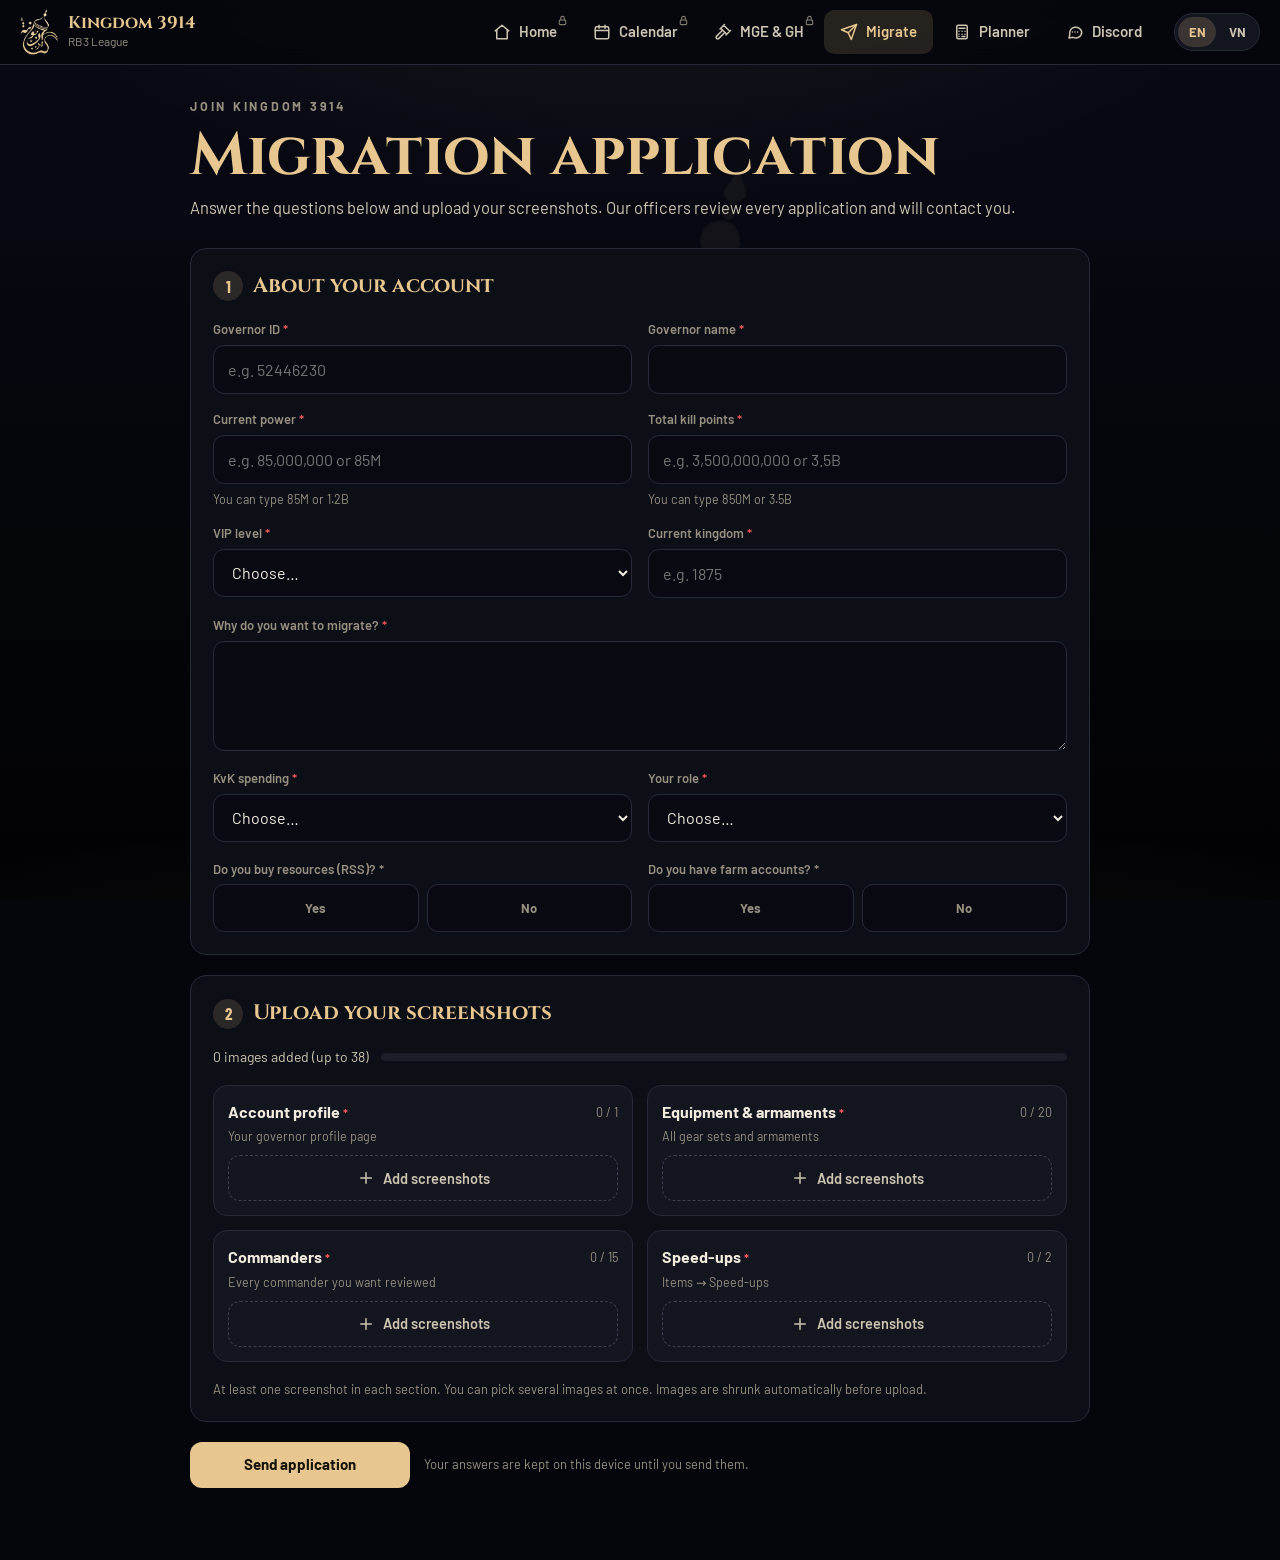
<file: migration.html>
<!doctype html>
<html lang="en">
<head>
<meta charset="utf-8">
<meta name="viewport" content="width=device-width, initial-scale=1, viewport-fit=cover">
<meta name="theme-color" content="#05060B">
<link rel="icon" type="image/png" href="icon-180.png">
<link rel="apple-touch-icon" href="icon-180.png">
<title>Kingdom 3914 · Migration</title>
<link rel="preconnect" href="https://script.google.com">
<link rel="preconnect" href="https://script.googleusercontent.com">
<link rel="preconnect" href="https://fonts.googleapis.com">
<link href="https://fonts.googleapis.com/css2?family=Cinzel:wght@600;700&family=Barlow:wght@400;500;600;700&family=Barlow+Condensed:wght@600;700&display=swap" rel="stylesheet">
<script src="i18n.js?v=2"></script>
<link rel="stylesheet" href="site.css?v=20">
<style>
  .head{display:flex;flex-direction:column;gap:10px;max-width:900px;width:100%;margin:0 auto}
  .head p{color:var(--soft);font-size:16.5px}
  .form{display:grid;grid-template-columns:minmax(0,1fr);gap:20px;max-width:900px;width:100%;margin:0 auto}
  .card{background:var(--panel);border:1px solid var(--line);border-radius:16px;padding:22px;display:flex;flex-direction:column;gap:18px;animation:fadeUp .5s ease both}
  .card h2{font-size:21px;display:flex;align-items:center;gap:10px}
  .step{width:30px;height:30px;border-radius:50%;background:rgba(231,198,144,.14);color:var(--gold);display:grid;place-items:center;font-family:'Barlow Condensed',sans-serif;font-size:17px;flex:none}
  .grid2{display:grid;grid-template-columns:repeat(2,minmax(0,1fr));gap:16px}
  @media(max-width:640px){.grid2{grid-template-columns:1fr}}
  .field label .req{color:var(--red)}
  .field select,.field textarea{font:inherit;width:100%;background:#090A11;border:1px solid var(--line);border-radius:11px;padding:12px 14px;font-size:16px;min-height:48px;color:var(--text)}
  .field textarea{min-height:110px;resize:vertical;line-height:1.45}
  .field select:focus,.field textarea:focus{border-color:var(--gold);outline:none}
  .field .hint{font-size:12.5px;color:var(--muted)}
  .field .hint b{color:var(--gold)}
  .field.bad input,.field.bad select,.field.bad textarea{border-color:var(--red)}
  .yn{display:flex;gap:8px}
  .yn label{flex:1;display:flex;align-items:center;justify-content:center;gap:8px;min-height:48px;border:1px solid var(--line);border-radius:11px;background:#090A11;font-weight:700;cursor:pointer;transition:border-color .15s,background .15s}
  .yn input{position:absolute;opacity:0;width:1px;height:1px}
  .yn label:has(input:checked){border-color:var(--gold);background:rgba(231,198,144,.14);color:var(--gold)}
  .yn label:has(input:focus-visible){outline:2px solid var(--gold);outline-offset:2px}
  .field.bad .yn label{border-color:var(--red)}
  .farms{display:grid;grid-template-columns:repeat(3,minmax(0,1fr));gap:16px;background:var(--panel2);border:1px solid var(--line);border-radius:14px;padding:16px;animation:fadeUp .35s ease both}
  @media(max-width:640px){.farms{grid-template-columns:1fr}}
  .note{grid-column:1/-1;display:flex;gap:10px;align-items:flex-start;font-size:14px;color:#F3DAB0;background:rgba(231,198,144,.10);border:1px solid rgba(231,198,144,.35);border-radius:10px;padding:10px 12px}
  .bar{height:8px;border-radius:4px;background:var(--line2);overflow:hidden}
  .bar i{display:block;height:100%;width:0;background:var(--gold);transition:width .3s}
  .hp{position:absolute;left:-9999px;width:1px;height:1px;overflow:hidden}

  .shots{display:grid;grid-template-columns:repeat(2,minmax(0,1fr));gap:14px}
  @media(max-width:640px){.shots{grid-template-columns:1fr}}
  .shot{background:var(--panel2);border:1px solid var(--line);border-radius:14px;padding:14px;display:flex;flex-direction:column;gap:10px}
  .shot.bad{border-color:var(--red)}
  .shot-top{display:flex;justify-content:space-between;align-items:center;gap:10px}
  .shot-top b{font-size:16px}
  .shot-top span{font-size:12.5px;color:var(--muted)}
  .thumbs{display:grid;grid-template-columns:repeat(auto-fill,minmax(76px,1fr));gap:8px}
  .thumb{position:relative;aspect-ratio:1;border-radius:10px;overflow:hidden;border:1px solid var(--line);background:#090A11;animation:fadeUp .3s ease both}
  .thumb img{width:100%;height:100%;object-fit:cover;display:block}
  .thumb button{position:absolute;top:4px;right:4px;width:28px;height:28px;border-radius:50%;border:none;background:rgba(6,7,12,.85);color:#fff;font-size:16px;line-height:1;display:grid;place-items:center}
  .add{display:flex;align-items:center;justify-content:center;gap:8px;min-height:46px;border:1.5px dashed #3E4051;border-radius:12px;color:var(--soft);font-weight:600;font-size:14.5px;cursor:pointer;transition:border-color .15s,color .15s}
  .add:hover{border-color:var(--gold);color:var(--gold)}
  .add input{position:absolute;width:1px;height:1px;opacity:0}
  .add.off{opacity:.45;pointer-events:none}
  .counter{display:flex;justify-content:space-between;align-items:center;gap:12px;flex-wrap:wrap}
  .meter{flex:1;min-width:160px;height:8px;border-radius:4px;background:var(--line2);overflow:hidden}
  .meter i{display:block;height:100%;background:var(--gold);transition:width .3s}

  .submit-row{display:flex;flex-wrap:wrap;align-items:center;gap:14px}
  .submit-row .btn{min-width:220px}
  .err{display:none;padding:12px 14px;border-radius:12px;font-size:14px;background:rgba(240,85,90,.12);color:#FF9A9D;border:1px solid rgba(240,85,90,.35)}
  .err.on{display:block}

  .overlay{position:fixed;inset:0;z-index:200;background:rgba(3,4,8,.78);display:none;align-items:center;justify-content:center;padding:16px}
  .overlay.on{display:flex}
  .ov-box{background:var(--panel);border:1px solid var(--line);border-radius:18px;padding:26px;width:min(420px,100%);text-align:center;display:flex;flex-direction:column;gap:14px}
  .spinner{width:46px;height:46px;border-radius:50%;border:4px solid var(--line);border-top-color:var(--gold);margin:0 auto;animation:spin .9s linear infinite}
  @keyframes spin{to{transform:rotate(360deg)}}

  .done{max-width:640px;margin:0 auto;text-align:center;display:none;flex-direction:column;gap:16px;align-items:center;padding:30px 22px}
  .done.on{display:flex}
  .check{width:74px;height:74px;border-radius:50%;background:rgba(61,214,140,.14);color:var(--green);display:grid;place-items:center;animation:pop .5s cubic-bezier(.2,1.4,.4,1) both}
  @keyframes pop{from{transform:scale(.4);opacity:0}to{transform:none;opacity:1}}
  .ref{font-family:'Barlow Condensed',sans-serif;font-size:30px;letter-spacing:.06em;color:var(--gold);background:#090A11;border:1px solid var(--line);border-radius:12px;padding:8px 18px}
  .dc{display:flex;flex-wrap:wrap;align-items:center;gap:14px}
  .dc p{color:var(--soft);font-size:15px;flex:1 1 320px;margin:0}
  .btn.dcb{background:#5865F2;color:#fff;border-color:#5865F2;min-width:220px}
  .btn.dcb:hover{background:#4752C4}
  .dc-ok{display:flex;align-items:center;gap:10px;font-weight:700;font-size:16px;color:var(--green)}
  .dc-ok small{font-weight:500;color:var(--muted);font-size:13px}
  .dc-ok a{color:var(--gold);font-weight:600;font-size:13px}
  .locked{opacity:.4;pointer-events:none;filter:grayscale(.4)}
  .lock-note{font-size:14px;color:#F3DAB0;background:rgba(231,198,144,.10);border:1px solid rgba(231,198,144,.35);border-radius:10px;padding:10px 12px}
  .ticket-box{display:flex;flex-direction:column;gap:10px;align-items:center;background:rgba(88,101,242,.10);border:1px solid rgba(88,101,242,.45);border-radius:14px;padding:16px;width:100%}
</style>
</head>
<body data-page="migrate">
<div id="site-nav"></div>

<main class="wrap page">
  <div class="head" id="head">
    <div class="eyebrow" data-text="migration_eyebrow">Join Kingdom 3914</div>
    <h1 data-text="migration_title">Migration application</h1>
    <p data-text="migration_intro">Answer the questions below and upload your screenshots. Our officers review every application and will contact you.</p>
  </div>

  <form class="form" id="form" novalidate>
    <section class="card" id="dcCard" hidden>
      <h2><span class="step">1</span>Discord ticket <span style="font-size:13px;color:var(--muted);font-family:Barlow,sans-serif;font-weight:600;letter-spacing:0">(optional, fastest)</span></h2>
      <div class="dc" id="dcOff">
        <p>After you apply, our officers review your application and chat with you in a <b>private Discord ticket</b>.<br><b>Fastest:</b> connect Discord and we’ll add you to our server and open the ticket automatically.<br><span style="color:var(--muted)">Prefer not to connect? Skip this. After sending, you’ll get a reference to paste in our Discord to open your ticket.</span></p>
        <button class="btn dcb" type="button" id="dcGo">Connect Discord</button>
      </div>
      <div class="dc" id="dcOn" hidden>
        <div class="dc-ok"><svg width="22" height="22" viewBox="0 0 24 24" fill="none" stroke="currentColor" stroke-width="2.5" stroke-linecap="round" stroke-linejoin="round" aria-hidden="true"><path d="M20 6 9 17l-5-5"/></svg><span>Connected as <span id="dcName"></span><br><small>Your ticket is created when you send the application.</small></span></div>
        <a href="#" id="dcChange" style="font-size:13px;color:var(--gold);margin-left:auto">Use a different account</a>
      </div>
      <div class="err" id="dcErr" role="alert"></div>
    </section>
    <section class="card" data-lock>
      <h2><span class="step" data-n="1">1</span>About your account</h2>
      <div class="grid2">
        <div class="field" data-f="govId"><label for="govId">Governor ID <span class="req">*</span></label><input id="govId" inputmode="numeric" autocomplete="off" maxlength="15" placeholder="e.g. 52446230"></div>
        <div class="field" data-f="govName"><label for="govName">Governor name <span class="req">*</span></label><input id="govName" autocomplete="off" maxlength="40"></div>
        <div class="field" data-f="power"><label for="power">Current power <span class="req">*</span></label><input id="power" inputmode="decimal" autocomplete="off" placeholder="e.g. 85,000,000 or 85M"><span class="hint" id="powerHint">You can type 85M or 1.2B</span></div>
        <div class="field" data-f="kills"><label for="kills">Total kill points <span class="req">*</span></label><input id="kills" inputmode="decimal" autocomplete="off" placeholder="e.g. 3,500,000,000 or 3.5B"><span class="hint" id="killsHint">You can type 850M or 3.5B</span></div>
        <div class="field" data-f="vip"><label for="vip">VIP level <span class="req">*</span></label><select id="vip"></select></div>
        <div class="field" data-f="kingdom"><label for="kingdom">Current kingdom <span class="req">*</span></label><input id="kingdom" inputmode="numeric" autocomplete="off" maxlength="6" placeholder="e.g. 1875"></div>
      </div>
      <div class="field" data-f="why"><label for="why">Why do you want to migrate? <span class="req">*</span></label><textarea id="why" maxlength="1500"></textarea></div>
      <div class="grid2">
        <div class="field" data-f="spending"><label for="spending">KvK spending <span class="req">*</span></label><select id="spending"></select></div>
        <div class="field" data-f="role"><label for="role">Your role <span class="req">*</span></label><select id="role"></select></div>
      </div>
      <div class="grid2">
        <div class="field" data-f="buysRss"><span style="font-size:13px;color:var(--muted);font-weight:600" id="lblRss">Do you buy resources (RSS)? <span class="req">*</span></span>
          <div class="yn" role="radiogroup" aria-labelledby="lblRss"><label><input type="radio" name="buysRss" value="Yes">Yes</label><label><input type="radio" name="buysRss" value="No">No</label></div></div>
        <div class="field" data-f="hasFarms"><span style="font-size:13px;color:var(--muted);font-weight:600" id="lblFarms">Do you have farm accounts? <span class="req">*</span></span>
          <div class="yn" role="radiogroup" aria-labelledby="lblFarms"><label><input type="radio" name="hasFarms" value="Yes">Yes</label><label><input type="radio" name="hasFarms" value="No">No</label></div></div>
      </div>
      <div class="farms" id="farmBox" hidden>
        <div class="note"><svg width="18" height="18" viewBox="0 0 24 24" fill="none" stroke="currentColor" stroke-width="2" stroke-linecap="round" aria-hidden="true" style="flex:none;margin-top:1px"><circle cx="12" cy="12" r="9"/><path d="M12 8v5M12 16h.01"/></svg><span data-text="farm_note">Farms over 35M power are not allowed.</span></div>
        <div class="field" data-f="farmCount"><label for="farmCount">How many farms? <span class="req">*</span></label><input id="farmCount" inputmode="numeric" maxlength="3" autocomplete="off" placeholder="e.g. 3"></div>
        <div class="field" data-f="farmMin"><label for="farmMin">Weakest farm power <span class="req">*</span></label><input id="farmMin" inputmode="decimal" autocomplete="off" placeholder="e.g. 12M"><span class="hint" id="farmMinHint">e.g. 12M</span></div>
        <div class="field" data-f="farmMax"><label for="farmMax">Strongest farm power <span class="req">*</span></label><input id="farmMax" inputmode="decimal" autocomplete="off" placeholder="e.g. 30M"><span class="hint" id="farmMaxHint">Max 35M</span></div>
      </div>
      <div class="hp" aria-hidden="true"><label for="website">Website</label><input id="website" tabindex="-1" autocomplete="off"></div>
    </section>

    <section class="card" data-lock>
      <h2><span class="step" data-n="2">2</span>Upload your screenshots</h2>
      <div class="counter"><span id="count" style="font-size:14px;color:var(--soft)">0 images</span><div class="meter" aria-hidden="true"><i id="meter" style="width:0%"></i></div></div>
      <div class="shots" id="shots"></div>
      <span class="hint" style="font-size:13px;color:var(--muted)">At least one screenshot in each section. You can pick several images at once. Images are shrunk automatically before upload.</span>
    </section>

    <div class="err" id="err" role="alert"></div>
    <div class="submit-row" data-lock>
      <button class="btn gold" type="submit" id="send">Send application</button>
      <span style="font-size:13px;color:var(--muted)">Your answers are kept on this device until you send them.</span>
    </div>
  </form>

  <section class="done card" id="done" aria-live="polite">
    <div class="check"><svg width="38" height="38" viewBox="0 0 24 24" fill="none" stroke="currentColor" stroke-width="2.5" stroke-linecap="round" stroke-linejoin="round" aria-hidden="true"><path d="M20 6 9 17l-5-5"/></svg></div>
    <h2 style="font-size:26px">Application sent</h2>
    <p id="thanks" style="color:var(--soft);font-size:16px" data-text="migration_thanks">Thank you! Your application has been received. Our officers will review it and contact you.</p>
    <div style="font-size:13px;color:var(--muted)">Your reference</div>
    <div style="display:flex;gap:10px;align-items:center;flex-wrap:wrap;justify-content:center"><div class="ref" id="ref">—</div><button class="btn ghost" type="button" id="copyRef" style="margin-top:0;width:auto">Copy</button></div>
    <div class="ticket-box" id="ticketBox" hidden>
      <b style="font-size:18px">Your private Discord ticket is ready</b>
      <span style="color:var(--soft);font-size:14.5px">We added you to our Discord server. Our officers will review your application and chat with you there, and every status update is posted in your ticket.</span>
      <a class="btn dcb" id="ticketLink" href="#" target="_blank" rel="noopener">Open my ticket</a>
    </div>
    <div class="ticket-box" id="ticketSelf" hidden>
      <b style="font-size:18px">Now open your private Discord ticket</b>
      <span id="ticketWhy" style="color:#FF9A9D;font-size:14px" hidden>We couldn’t open your ticket automatically, but you can open it yourself in two steps.</span>
      <ol style="text-align:left;color:var(--soft);font-size:15px;margin:0;padding-left:22px;display:flex;flex-direction:column;gap:6px">
        <li>Join our Discord server.</li>
        <li>Press <b>Copy</b> next to your reference above.</li>
        <li>In <b id="panelName">#immigration</b>, click <b>Open my migration ticket</b> and paste your reference.</li>
      </ol>
      <div style="display:flex;flex-wrap:wrap;gap:10px;justify-content:center">
        <a class="btn dcb" href="#" data-discord data-nolink target="_blank" rel="noopener">Join our Discord</a>
        <a class="btn ghost" id="panelLink" href="#" target="_blank" rel="noopener" hidden>Go to #immigration</a>
      </div>
    </div>
    <div style="display:flex;flex-wrap:wrap;gap:10px;justify-content:center">
      <a class="btn gold" href="#" id="joinBtn" data-discord data-nolink target="_blank" rel="noopener">Join our Discord</a>
      <a class="btn ghost" href="index.html">Back to Home</a>
    </div>
  </section>
</main>

<div class="overlay" id="overlay" role="dialog" aria-modal="true" aria-labelledby="ovTitle">
  <div class="ov-box"><div class="spinner" aria-hidden="true"></div><b id="ovTitle" style="font-size:18px">Sending your application…</b><span id="ovText" style="color:var(--muted);font-size:14px">Please keep this page open.</span><div class="bar" aria-hidden="true"><i id="ovBar"></i></div></div>
</div>

<script src="config.js?v=20"></script>
<script src="core.js?v=20"></script>
<script src="site.js?v=22"></script>
<script>
(function () {
  "use strict";
  var S = window.Site, esc = S.esc, $ = function (id) { return document.getElementById(id); };
  var CATS = [
    { id: 'profile', label: 'Account profile', hint: 'Your governor profile page', max: 1 },
    { id: 'equipment', label: 'Equipment & armaments', hint: 'All gear sets and armaments', max: 20 },
    { id: 'commanders', label: 'Commanders', hint: 'Every commander you want reviewed', max: 15 },
    { id: 'speedups', label: 'Speed-ups', hint: 'Items → Speed-ups', max: 2 },
    { id: 'farms', label: 'Farm profiles', hint: 'The profile screen of each farm account, one per farm', max: 30, farmsOnly: true }
  ];
  function activeCats() { var f = farmsShown(); return CATS.filter(function (c) { return !c.farmsOnly || f; }); }
  function farmNeed() { var n = parseInt(val('farmCount'), 10); return Math.min(30, Math.max(1, isNaN(n) ? 1 : n)); }
  var FARM_MAX = 35000000;
  var DEF = { vip_options: 'VIP 17|VIP 18|VIP 19|SVIP', spending_options: 'F2P|Pop ups only|Pop up + MW|Max Tech', role_options: 'Field|Garrison|Rally' };
  var images = []; // {cat, data, preview, type}
  var FIELDS = ['govId', 'govName', 'power', 'kills', 'vip', 'kingdom', 'why', 'spending', 'role', 'buysRss', 'hasFarms', 'farmCount', 'farmMin', 'farmMax'];
  var RADIOS = { buysRss: 1, hasFarms: 1 };
  function val(f) {
    if (RADIOS[f]) { var c = document.querySelector('input[name="' + f + '"]:checked'); return c ? c.value : ''; }
    return $(f).value.trim();
  }
  function setVal(f, v) {
    if (RADIOS[f]) { Array.prototype.forEach.call(document.querySelectorAll('input[name="' + f + '"]'), function (r) { r.checked = r.value === v; }); return; }
    $(f).value = v;
  }
  function farmsShown() { var on = val('hasFarms') === 'Yes'; $('farmBox').hidden = !on; return on; }

  /* ---------- dropdown options (editable in the Site text tab) ---------- */
  function fill(id, key, t) {
    var el = $(id), keep = el.value;
    var list = String((t && t[key] && t[key].trim()) ? t[key] : DEF[key]).split('|').map(function (x) { return x.trim(); }).filter(Boolean);
    el.innerHTML = '<option value="">Choose…</option>' + list.map(function (o) { return '<option>' + esc(o) + '</option>'; }).join('');
    if (keep && list.indexOf(keep) > -1) el.value = keep;
  }
  function fillAll(t) { fill('vip', 'vip_options', t); fill('spending', 'spending_options', t); fill('role', 'role_options', t); restoreDraft(true); }
  S.onText(fillAll);
  S.api({ action: 'text' }).catch(function () {}); // loads latest Site text

  /* ---------- numbers like 85M / 1.2B ---------- */
  function parseNum(s) {
    s = String(s || '').toLowerCase().replace(/[, ]/g, '');
    var m = s.match(/^(\d+(?:\.\d+)?)([kmb]?)$/); if (!m) return NaN;
    return Math.round(Number(m[1]) * { '': 1, k: 1e3, m: 1e6, b: 1e9 }[m[2]]);
  }
  function hint(inp, out, def) {
    var v = parseNum($(inp).value);
    $(out).innerHTML = $(inp).value.trim() ? (isNaN(v) ? 'Use numbers only, e.g. 85000000 or 85M' : '= <b>' + S.n(v) + '</b>') : def;
  }
  $('power').addEventListener('input', function () { hint('power', 'powerHint', 'You can type 85M or 1.2B'); });
  $('kills').addEventListener('input', function () { hint('kills', 'killsHint', 'You can type 850M or 3.5B'); });
  $('farmMin').addEventListener('input', function () { hint('farmMin', 'farmMinHint', 'e.g. 12M'); });
  $('farmMax').addEventListener('input', function () {
    hint('farmMax', 'farmMaxHint', 'Max 35M');
    var v = parseNum($('farmMax').value);
    if (v > FARM_MAX) $('farmMaxHint').innerHTML = '<b style="color:var(--red)">Over 35M is not allowed</b>';
  });
  document.addEventListener('change', function (e) { if (e.target.name === 'hasFarms') { farmsShown(); renderShots(); } });
  $('farmCount').addEventListener('input', function () { renderShots(); });

  /* ---------- draft kept on this device ---------- */
  function saveDraft() {
    var d = {}; FIELDS.forEach(function (f) { d[f] = val(f); });
    S.store.set('k3914-migration-draft', JSON.stringify(d));
  }
  var restored = false;
  function restoreDraft(selectsOnly) {
    var d; try { d = JSON.parse(S.store.get('k3914-migration-draft') || 'null'); } catch (e) { d = null; }
    if (!d) return;
    FIELDS.forEach(function (f) {
      if (d[f] == null) return;
      var el = $(f);
      if (el && el.tagName === 'SELECT') { if (Array.prototype.some.call(el.options, function (o) { return o.value === d[f]; })) el.value = d[f]; }
      else if (!selectsOnly && !restored) setVal(f, d[f]);
    });
    if (!selectsOnly) restored = true;
    farmsShown();
    hint('power', 'powerHint', 'You can type 85M or 1.2B'); hint('kills', 'killsHint', 'You can type 850M or 3.5B');
    hint('farmMin', 'farmMinHint', 'e.g. 12M'); hint('farmMax', 'farmMaxHint', 'Max 35M');
  }
  restoreDraft(false);
  $('form').addEventListener('input', function (e) {
    saveDraft();
    var f = e.target.closest('.field'); if (f) f.classList.remove('bad');
  });

  /* ---------- screenshots ---------- */
  function renderShots() {
    var cats = activeCats(), MAX = cats.reduce(function (t, c) { return t + c.max; }, 0);
    $('shots').innerHTML = cats.map(function (c) {
      var list = images.map(function (im, i) { return { im: im, i: i }; }).filter(function (x) { return x.im.cat === c.id; });
      var full = list.length >= c.max;
      return '<div class="shot" id="shot-' + c.id + '"><div class="shot-top"><b>' + esc(c.label) + ' <span class="req" style="color:var(--red)">*</span></b><span>' + list.length + ' / ' + c.max + '</span></div>' +
        '<span style="font-size:12.5px;color:var(--muted);margin-top:-6px">' + esc(c.hint) + (c.farmsOnly ? ' · <b style="color:var(--gold)">at least ' + farmNeed() + ' needed</b>' : '') + '</span>' +
        (list.length ? '<div class="thumbs">' + list.map(function (x) {
          return '<div class="thumb"><img src="' + x.im.preview + '" alt="' + esc(c.label) + ' screenshot"><button type="button" data-rm="' + x.i + '" aria-label="Remove image">×</button></div>';
        }).join('') + '</div>' : '') +
        '<label class="add' + (full ? ' off' : '') + '"><input type="file" accept="image/*" multiple data-cat="' + c.id + '"' + (full ? ' disabled' : '') + '>' +
        '<svg width="18" height="18" viewBox="0 0 24 24" fill="none" stroke="currentColor" stroke-width="2" stroke-linecap="round" aria-hidden="true"><path d="M12 5v14M5 12h14"/></svg>' + (full ? 'Section full' : list.length ? 'Add more' : 'Add screenshots') + '</label></div>';
    }).join('');
    var shown = images.filter(function (im) { return cats.some(function (c) { return c.id === im.cat; }); }).length;
    $('count').textContent = shown + ' image' + (shown === 1 ? '' : 's') + ' added (up to ' + MAX + ')';
    $('meter').style.width = (shown / MAX * 100) + '%';
  }
  function compress(file) {
    return new Promise(function (resolve, reject) {
      var url = URL.createObjectURL(file), img = new Image();
      img.onload = function () {
        var max = 1400, w = img.naturalWidth, h = img.naturalHeight, sc = Math.min(1, max / Math.max(w, h));
        var c = document.createElement('canvas'); c.width = Math.max(1, Math.round(w * sc)); c.height = Math.max(1, Math.round(h * sc));
        var ctx = c.getContext('2d'); ctx.fillStyle = '#fff'; ctx.fillRect(0, 0, c.width, c.height); ctx.drawImage(img, 0, 0, c.width, c.height);
        URL.revokeObjectURL(url);
        var d = c.toDataURL('image/jpeg', 0.76);
        resolve({ data: d.split(',')[1], preview: d, type: 'image/jpeg' });
      };
      img.onerror = function () { URL.revokeObjectURL(url); reject(new Error('“' + file.name + '” is not an image this browser can read.')); };
      img.src = url;
    });
  }
  document.addEventListener('change', function (e) {
    var inp = e.target; if (!inp.matches || !inp.matches('input[type=file][data-cat]')) return;
    var cat = inp.getAttribute('data-cat');
    var c = CATS.filter(function (x) { return x.id === cat; })[0];
    var files = Array.prototype.slice.call(inp.files || []), room = c.max - images.filter(function (im) { return im.cat === cat; }).length;
    if (!files.length) return;
    if (files.length > room) S.toast('Section limit', c.label + ' takes up to ' + c.max + ' images. ' + (files.length - room) + ' were skipped.', 'warn');
    files = files.slice(0, Math.max(0, room));
    Promise.all(files.map(function (f) { return compress(f).then(function (r) { r.cat = cat; return r; }).catch(function (err) { S.toast('Skipped a file', err.message, 'warn'); return null; }); }))
      .then(function (list) {
        list.forEach(function (r) { if (r && images.filter(function (im) { return im.cat === cat; }).length < c.max) images.push(r); });
        renderShots();
      });
  });
  document.addEventListener('click', function (e) {
    var b = e.target.closest('[data-rm]'); if (!b) return;
    images.splice(Number(b.getAttribute('data-rm')), 1); renderShots();
  });

  /* ---------- send ---------- */
  function showErr(msg) { $('err').textContent = msg; $('err').className = 'err' + (msg ? ' on' : ''); }
  function check() {
    var bad = [], names = { govId: 'Governor ID', govName: 'Governor name', power: 'Current power', kills: 'Total kill points', vip: 'VIP level', kingdom: 'Current kingdom', why: 'Why you want to migrate', spending: 'KvK spending', role: 'Your role', buysRss: 'Do you buy RSS', hasFarms: 'Do you have farms', farmCount: 'Number of farms', farmMin: 'Weakest farm power', farmMax: 'Strongest farm power' };
    var farms = farmsShown(), extra = '';
    FIELDS.forEach(function (f) {
      var box = document.querySelector('[data-f="' + f + '"]');
      if (/^farm/.test(f) && !farms) { box.classList.remove('bad'); return; }
      var v = val(f), ok = !!v;
      if (f === 'govId' || f === 'kingdom') ok = /^\d+$/.test(v);
      if (f === 'power') ok = parseNum(v) > 0;
      if (f === 'kills') ok = parseNum(v) >= 0;
      if (f === 'why') ok = v.length >= 3;
      if (f === 'farmCount') ok = /^\d+$/.test(v) && Number(v) >= 1;
      if (f === 'farmMin') ok = parseNum(v) > 0;
      if (f === 'farmMax') {
        var mx = parseNum(v), mn = parseNum(val('farmMin'));
        ok = mx > 0;
        if (ok && mx > FARM_MAX) { ok = false; extra = 'Farms over 35M power are not allowed.'; }
        else if (ok && mn > 0 && mn > mx) { ok = false; extra = 'Weakest farm power can’t be higher than the strongest.'; }
      }
      box.classList.toggle('bad', !ok);
      if (!ok) bad.push(names[f]);
    });
    var missing = activeCats().filter(function (c) {
      var n = images.filter(function (im) { return im.cat === c.id; }).length;
      var has = c.farmsOnly ? n >= farmNeed() : n > 0;
      $('shot-' + c.id).classList.toggle('bad', !has); return !has;
    });
    if (extra) return extra;
    if (bad.length) return 'Please fill in: ' + bad.join(', ') + '.';
    if (missing.length) return 'Please add ' + missing.map(function (c) { return c.farmsOnly ? farmNeed() + ' farm profile screenshot' + (farmNeed() === 1 ? '' : 's') + ' (one per farm)' : 'a ' + c.label + ' screenshot'; }).join(', ') + '.';
    return '';
  }
  $('form').addEventListener('submit', function (e) {
    e.preventDefault();
    var problem = check();
    if (problem) { showErr(problem); var first = document.querySelector('.bad'); if (first) first.scrollIntoView({ behavior: 'smooth', block: 'center' }); return; }
    showErr('');
    var answers = {}; FIELDS.forEach(function (f) { answers[f] = val(f); });
    if (!farmsShown()) { answers.farmCount = ''; answers.farmMin = ''; answers.farmMax = ''; }
    answers.website = $('website').value;
    var send = images.filter(function (im) { return activeCats().some(function (c) { return c.id === im.cat; }); });
    answers.counts = {}; CATS.forEach(function (c) { answers.counts[c.id] = send.filter(function (im) { return im.cat === c.id; }).length; });
    $('send').disabled = true; $('overlay').classList.add('on');
    var total = send.length + 2, step = 0, ref = '', token = '';
    function progress(title, text) { step++; $('ovTitle').textContent = title; $('ovText').textContent = text; $('ovBar').style.width = Math.min(100, step / total * 100) + '%'; }
    function ok(res) { if (!res || !res.ok) throw new Error((res && res.error) || 'Something went wrong. Please try again.'); return res; }
    progress('Sending your answers…', 'Please keep this page open.');
    S.api({ action: 'applyStart', answers: answers, dc: dcRequired && dcName ? dcNonce() : '' }).then(ok)
      .then(function (res) {
        ref = res.ref; token = res.token;
        var n = {}, jobs = send.map(function (im) { n[im.cat] = (n[im.cat] || 0) + 1; return { im: im, idx: n[im.cat] }; });
        var next = 0, done = 0, t0 = Date.now();
        progress('Uploading screenshots…', '0 of ' + jobs.length + ' uploaded. Please keep this page open.');
        function eta() {
          if (done < 3) return '';
          var left = Math.round((Date.now() - t0) / done * (jobs.length - done) / 1000);
          return left > 0 ? ' About ' + (left < 60 ? left + ' s' : Math.ceil(left / 60) + ' min') + ' left.' : '';
        }
        function upload(job, left) {
          return S.api({ action: 'applyImage', ref: ref, token: token, cat: job.im.cat, index: job.idx, type: job.im.type, data: job.im.data }).then(ok)
            .catch(function (err) { if (left > 0) return upload(job, left - 1); throw err; });
        }
        function worker() {
          if (next >= jobs.length) return Promise.resolve();
          var job = jobs[next++];
          return upload(job, 2).then(function () {
            done++; progress('Uploading screenshots…', done + ' of ' + jobs.length + ' uploaded.' + eta() + ' Please keep this page open.');
            return worker();
          });
        }
        var pool = []; for (var w = 0; w < Math.min(6, jobs.length); w++) pool.push(worker());
        return Promise.all(pool);
      })
      .then(function () { progress(dcRequired && dcName ? 'Opening your Discord ticket…' : 'Finishing…', 'Almost done.'); return S.api({ action: 'applyFinish', ref: ref, token: token }).then(ok); })
      .then(function (fin) {
        S.store.del('k3914-migration-draft');
        if (dcRequired) {
          S.store.del(DCK);
          $('joinBtn').hidden = true;
          if (fin.ticket) { $('ticketBox').hidden = false; $('ticketLink').href = fin.ticket; }
          else {
            $('ticketSelf').hidden = false; $('ticketWhy').hidden = !dcName;
            if (dcPanel) { $('panelLink').href = dcPanel; $('panelLink').hidden = false; }
          }
        }
        $('ref').textContent = ref || '—';
        $('form').style.display = 'none'; $('head').style.display = 'none';
        $('done').classList.add('on'); window.scrollTo(0, 0);
      })
      .catch(function (err) { showErr(err.message || 'Could not send. Check your connection and try again.'); })
      .then(function () { $('overlay').classList.remove('on'); $('send').disabled = false; });
  });

  /* ---------- Discord connect (required when the server has Discord tickets turned on) ---------- */
  var DCK = 'k3914-dc', dcRequired = false, dcName = '', dcPanel = '';
  function dcNonce(fresh) {
    var n = fresh ? '' : (S.store.get(DCK) || '');
    if (!/^[a-f0-9]{32}$/.test(n)) {
      var b = new Uint8Array(16); (window.crypto || window.msCrypto).getRandomValues(b);
      n = Array.prototype.map.call(b, function (x) { return ('0' + x.toString(16)).slice(-2); }).join('');
      S.store.set(DCK, n);
    }
    return n;
  }
  function dcShow() {
    $('dcCard').hidden = !dcRequired;
    $('dcOff').hidden = !!dcName; $('dcOn').hidden = !dcName; $('dcName').textContent = dcName;
    Array.prototype.forEach.call(document.querySelectorAll('.step[data-n]'), function (el) { el.textContent = Number(el.getAttribute('data-n')) + (dcRequired ? 1 : 0); });
  }
  function dcErr(m) { $('dcErr').textContent = m || ''; $('dcErr').className = 'err' + (m ? ' on' : ''); }
  (function () {
    var q = (location.search.match(/[?&]dc=([a-z]+)/) || [])[1];
    if (q) { try { history.replaceState(null, '', location.pathname); } catch (e) {} }
    if (q === 'denied') dcErr('Discord connection was cancelled. Please press Connect Discord and allow access to continue.');
    if (q === 'error') dcErr('Discord connection didn’t work. Please try again.');
    S.api({ action: 'discordWho', n: dcNonce() }).then(function (r) {
      dcRequired = !!(r && r.on); dcName = (r && r.name) || ''; dcPanel = (r && r.panel) || ''; dcShow();
      if (dcName && q === 'ok') S.toast('Discord connected', 'Connected as ' + dcName, 'good');
    }).catch(function () {});
  })();
  $('dcGo').addEventListener('click', function () {
    saveDraft();
    location.href = String((window.CONFIG || {}).API_URL || '').replace(/[/]+$/, '') + '/discord/start?n=' + dcNonce();
  });
  $('copyRef').addEventListener('click', function () {
    var v = $('ref').textContent, b = this;
    function done() { b.textContent = 'Copied ✓'; S.toast('Reference copied', 'Paste it in Discord to open your ticket.', 'good'); setTimeout(function () { b.textContent = 'Copy'; }, 2500); }
    try { navigator.clipboard.writeText(v).then(done, function () { S.toast('Copy didn’t work', 'Select the reference and copy it by hand.', 'warn'); }); }
    catch (e) { S.toast('Copy didn’t work', 'Select the reference and copy it by hand.', 'warn'); }
  });
  $('dcChange').addEventListener('click', function (e) { e.preventDefault(); dcName = ''; dcNonce(true); dcShow(); });

  renderShots();
})();
</script>
</body>
</html>
</file>
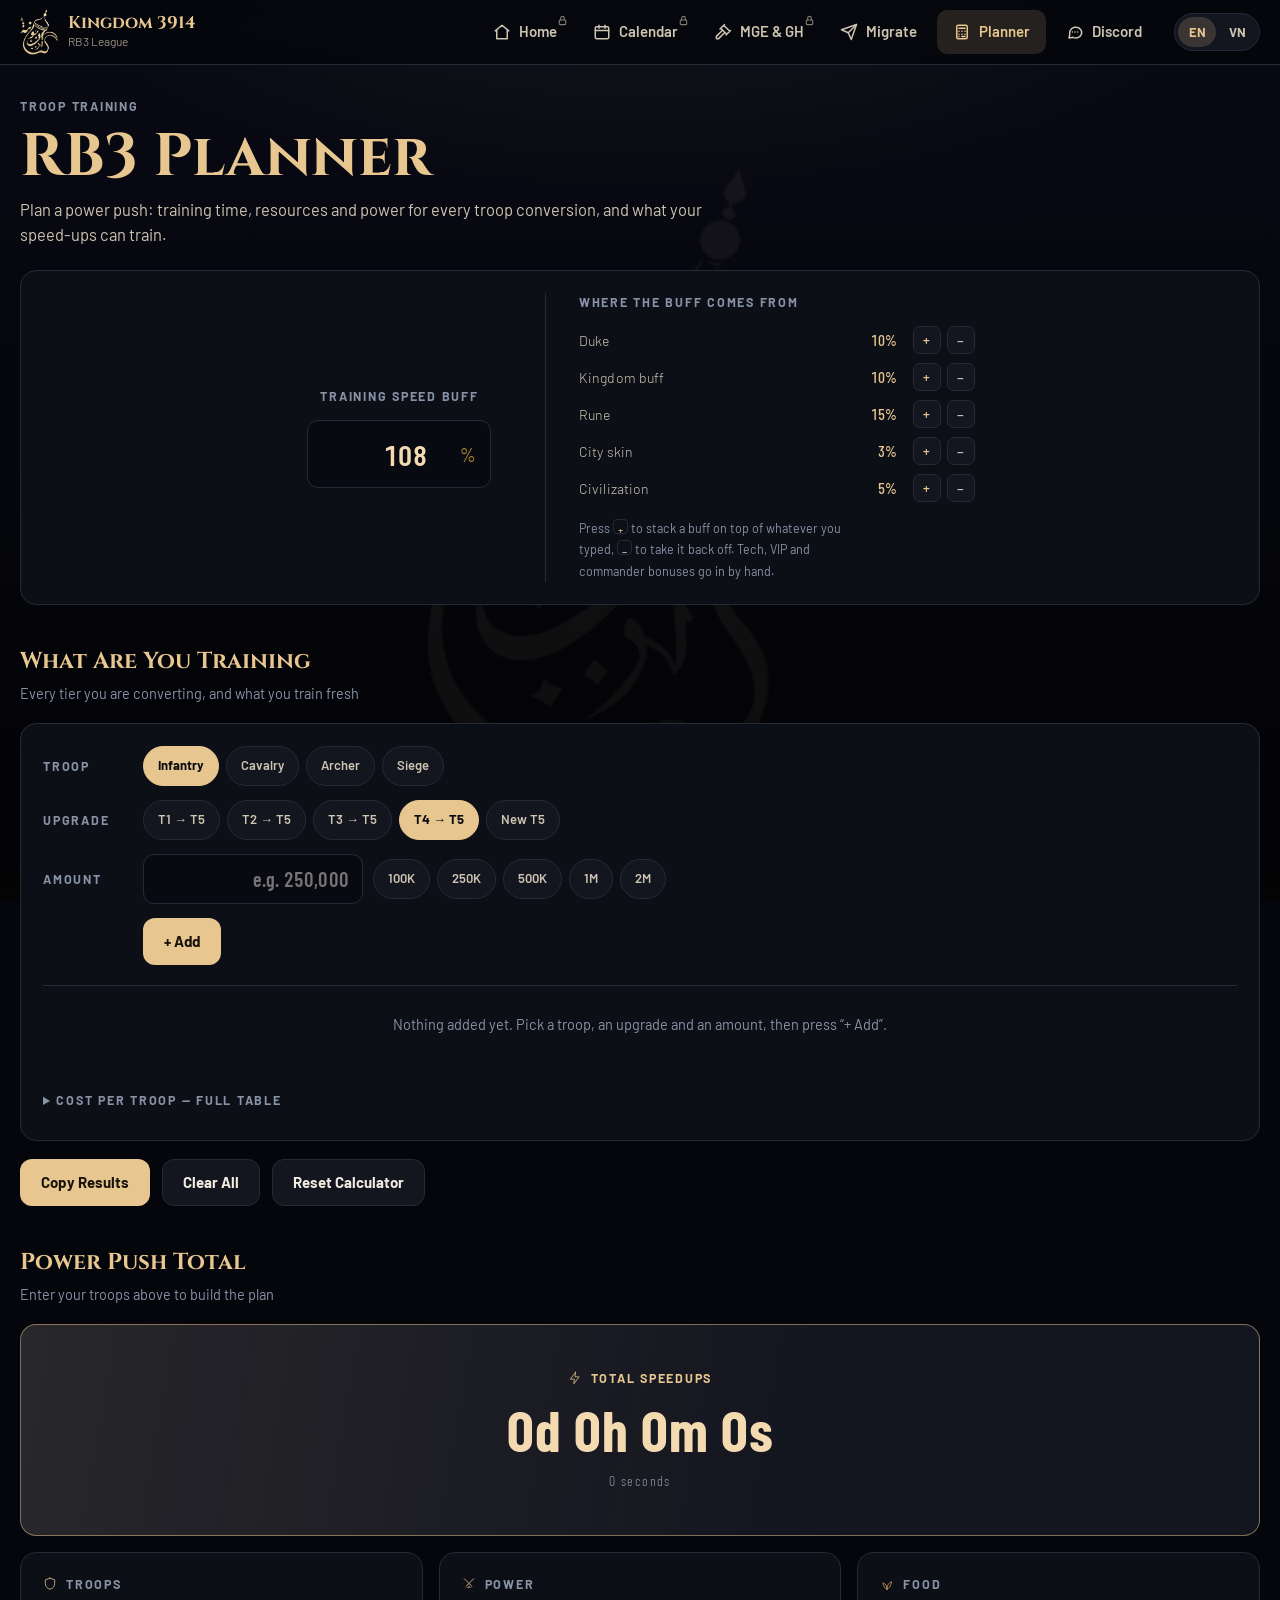
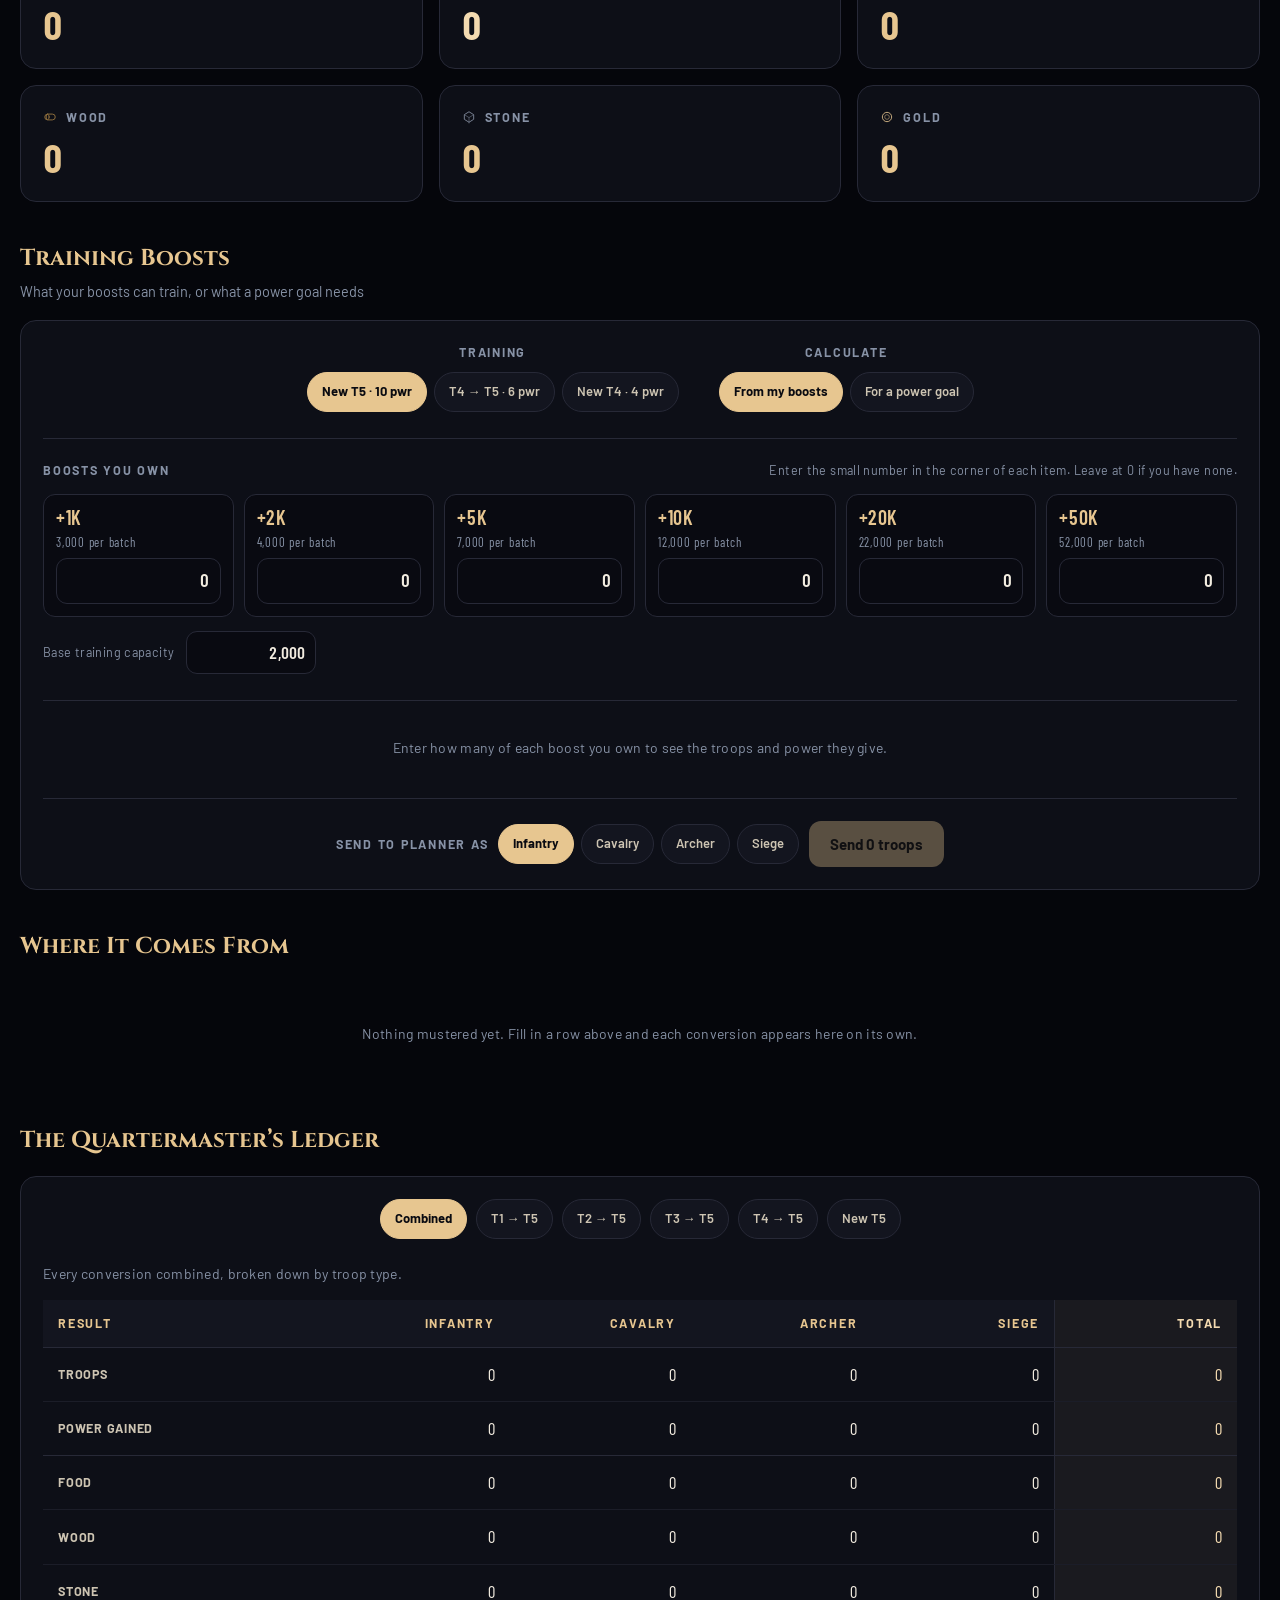
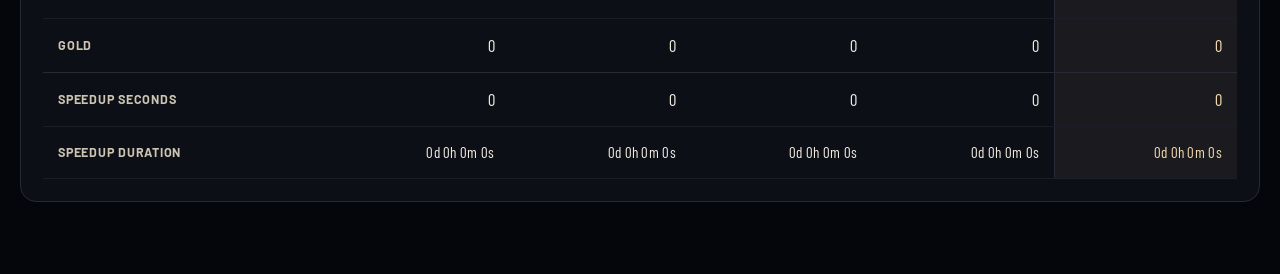
<file: planner.html>
<!doctype html>
<html lang="en">
<head>
<meta charset="utf-8">
<meta name="viewport" content="width=device-width, initial-scale=1, viewport-fit=cover">
<meta name="theme-color" content="#05060B">
<link rel="icon" type="image/png" href="icon-180.png">
<link rel="apple-touch-icon" href="icon-180.png">
<title>Kingdom 3914 · RB3 Planner</title>
<link rel="preconnect" href="https://fonts.googleapis.com">
<link href="https://fonts.googleapis.com/css2?family=Cinzel:wght@600;700&family=Barlow:wght@400;500;600;700&family=Barlow+Condensed:wght@400;500;600;700&display=swap" rel="stylesheet">
<script src="i18n.js?v=2"></script>
<link rel="stylesheet" href="site.css?v=20">
<style>
.rb3 .panel{position:relative;
  background:linear-gradient(145deg,rgba(18,22,29,.98),rgba(8,10,14,.98));
  border:1px solid var(--edge);border-radius:var(--radius);
  box-shadow:0 12px 35px rgba(0,0,0,.40), inset 0 1px 0 rgba(255,255,255,.02);
  transition:border-color var(--t),box-shadow var(--t);}
.rb3 .console{padding:var(--pad)}
.rb3 .speed-input-row{display:flex;align-items:center;justify-content:center;gap:clamp(24px,4vw,54px);flex-wrap:wrap}
.rb3 input[type=text]{font-family:var(--data);font-weight:500;color:var(--gold-bright);
  background:var(--field);border:1px solid var(--edge);
  border-radius:var(--radius);padding:11px 14px;font-size:1.45rem;
  width:100%;min-width:0;font-variant-numeric:tabular-nums;letter-spacing:.01em;
  transition:border-color var(--t),box-shadow var(--t),color var(--t);}
.rb3 input[type=text]:focus{outline:none;border-color:rgba(242,212,134,.70);
  box-shadow:0 0 0 1px rgba(214,170,76,.10), 0 0 14px rgba(214,170,76,.05);}
.rb3 .speed-col{flex:0 1 auto;display:flex;flex-direction:column;align-items:center;gap:14px;text-align:center;padding:6px 2px}
.rb3 .speed-field{position:relative;width:184px;max-width:184px}
.rb3 .speed-field .pct{position:absolute;right:15px;top:50%;transform:translateY(-50%);
  font-family:var(--data);font-size:1.25rem;color:var(--gold-deep);pointer-events:none;}
.rb3 .speed-col input{text-align:center;padding-left:28px;padding-right:16px;font-size:1.85rem}
@keyframes bump{
  0%{box-shadow:0 0 0 0 rgba(214,170,76,.30);border-color:rgba(242,212,134,.75)}
  100%{box-shadow:0 0 0 12px rgba(214,170,76,0);border-color:var(--edge)}
}
.rb3 .speed-col input.bump{animation:bump .55s ease-out}
.rb3 .buff-ref{flex:0 1 430px;min-width:230px;max-width:460px;padding-left:clamp(22px,2.6vw,34px);border-left:1px solid var(--edge)}
.rb3 .buff-ref-t{display:block;font-family:var(--display);font-weight:500;font-size:var(--fs-xs);
  letter-spacing:.2em;text-transform:uppercase;color:var(--bronze);margin-bottom:14px;}
.rb3 .buff-ref dl{margin:0;display:grid;grid-template-columns:1fr auto auto;gap:9px 16px;align-items:center}
.rb3 .buff-ref dt{font-family:var(--body);font-weight:300;font-size:var(--fs-s);color:var(--parchment-dim);letter-spacing:.01em}
.rb3 .buff-ref dd{margin:0;text-align:right;font-family:var(--data);font-weight:500;font-size:.95rem;
  color:var(--gold);font-variant-numeric:tabular-nums;}
.rb3 .add-btn{appearance:none;cursor:pointer;width:25px;height:25px;flex:none;
  display:grid;place-items:center;padding:0;line-height:1;
  font-family:var(--data);font-weight:500;font-size:.95rem;color:var(--gold);
  background:var(--wash);border:1px solid var(--edge);
  border-radius:2px;transition:all var(--t);}
.rb3 .add-btn:hover{color:#080808;background:var(--gold);border-color:var(--gold-bright);transform:translateY(-1px)}
.rb3 .add-btn:focus-visible{outline:1px solid var(--gold-bright);outline-offset:2px}
.rb3 .add-btn.minus{color:var(--parchment-dim);background:rgba(240,231,213,.03);border-color:rgba(160,154,140,.24)}
.rb3 .add-btn.minus:hover{color:#080808;background:var(--parchment-dim);border-color:var(--parchment)}
.rb3 .pm{display:flex;gap:6px}
.rb3 .plus-inline,.rb3 .minus-inline{display:inline-grid;place-items:center;width:15px;height:15px;vertical-align:-2px;
  font-style:normal;font-family:var(--data);font-size:.75rem;border-radius:2px;}
.rb3 .plus-inline{color:var(--gold);border:1px solid var(--edge)}
.rb3 .minus-inline{color:var(--parchment-dim);border:1px solid rgba(160,154,140,.24)}
.rb3 .buff-ref-n{margin:16px 0 0;font-size:var(--fs-xs);line-height:1.7;color:var(--muted);max-width:38ch}
.rb3 .quickfill{display:flex;align-items:center;flex-wrap:wrap;gap:10px;
  padding-bottom:20px;margin-bottom:22px;border-bottom:1px solid var(--edge);}
.rb3 .quickfill .qf-l{font-family:var(--display);font-weight:500;font-size:var(--fs-xs);
  letter-spacing:.2em;text-transform:uppercase;color:var(--bronze);margin-right:4px;}
.rb3 .chip{appearance:none;cursor:pointer;font-family:var(--data);font-weight:400;font-size:.88rem;
  letter-spacing:.09em;text-transform:uppercase;color:#B7AD98;background:#090C11;
  border:1px solid rgba(214,170,76,.25);border-radius:2px;
  padding:8px 15px;transition:all var(--t);}
.rb3 .chip:hover{color:var(--gold-bright);border-color:rgba(214,170,76,.60)}
.rb3 .chip[aria-pressed="true"]{color:#070707;font-weight:600;
  background:linear-gradient(180deg,#E2BB5C,#A87B2B);
  border:1px solid #EED078;}
.rb3 .chip:disabled{opacity:.32;cursor:default}
.rb3 .chip:disabled:hover{color:#B7AD98;border-color:rgba(214,170,76,.25)}
.rb3 .chip:focus-visible{outline:1px solid var(--gold-bright);outline-offset:2px}
.rb3 .qf-target{font-size:var(--fs-xs);color:var(--muted);margin-left:auto;letter-spacing:.04em}
.rb3 .matrix-scroll{overflow-x:auto;-webkit-overflow-scrolling:touch;padding-bottom:2px;contain:paint}
.rb3 .matrix{display:grid;
  grid-template-columns:minmax(158px,1.05fr) repeat(4,minmax(118px,1fr)) 42px;
  gap:9px 10px;min-width:730px;align-items:center;}
.rb3 .mx-corner,.rb3 .mx-row-h,.rb3 .mx-total-h{position:sticky;left:0;z-index:2}
@media (max-width:1160px){.rb3 .mx-corner,.rb3 .mx-row-h,.rb3 .mx-total-h{background:linear-gradient(90deg,#0A0D12 84%,rgba(10,13,18,.92));}}
.rb3 .mx-col{display:flex;flex-direction:column;align-items:center;gap:8px;
  padding:2px 4px 12px;text-align:center;}
.rb3 .mx-col svg{width:24px;height:24px;opacity:.9}
.rb3 .mx-col span{font-family:var(--display);font-weight:500;font-size:var(--fs-xs);
  letter-spacing:.18em;text-transform:uppercase;}
.rb3 .mx-row-h{display:flex;flex-direction:column;gap:3px;padding:10px 12px 10px 14px;
  border-left:2px solid var(--lane);}
.rb3 .mx-row-h .nm{font-family:var(--display);font-weight:500;font-size:.8rem;
  letter-spacing:.14em;text-transform:uppercase;color:var(--lane);white-space:nowrap;}
.rb3 .mx-row-h .tm{font-family:var(--data);font-weight:300;font-size:.82rem;letter-spacing:.04em;
  color:var(--muted);font-variant-numeric:tabular-nums;white-space:nowrap;}
.rb3 .mx-row-h .tm b{color:var(--parchment-dim);font-weight:500}
.rb3 .matrix input{font-size:1.1rem;text-align:right;padding:11px 13px;color:var(--parchment-dim)}
.rb3 .matrix input:focus{color:var(--gold-bright)}
.rb3 .matrix input.filled{color:var(--gold-bright);border-color:rgba(214,170,76,.42)}
.rb3 .mx-clear{appearance:none;cursor:pointer;width:30px;height:30px;justify-self:center;
  display:grid;place-items:center;padding:0;line-height:1;
  color:var(--muted);background:transparent;border:1px solid transparent;
  border-radius:2px;font-family:var(--data);font-size:1rem;transition:all var(--t);}
.rb3 .mx-clear:hover{color:var(--gold-bright);border-color:var(--edge);background:var(--wash)}
.rb3 .mx-clear:focus-visible{outline:1px solid var(--gold-bright);outline-offset:2px}
.rb3 .mx-total-h{padding:14px 12px 6px 14px;border-left:2px solid var(--gold);
  font-family:var(--display);font-weight:500;font-size:.8rem;
  letter-spacing:.14em;text-transform:uppercase;color:var(--gold);white-space:nowrap;}
.rb3 .mx-total{padding:14px 13px 6px;text-align:right;
  font-family:var(--data);font-weight:500;font-size:1.25rem;
  color:var(--gold-bright);font-variant-numeric:tabular-nums;}
.rb3 .mx-sep{grid-column:1/-1;height:1px;margin:8px 0 0;
  background:linear-gradient(90deg,transparent,rgba(214,170,76,.30),transparent);}
.rb3 .costs{margin-top:26px}
.rb3 .costs summary{cursor:pointer;font-family:var(--display);font-weight:500;font-size:var(--fs-xs);
  letter-spacing:.2em;text-transform:uppercase;color:var(--bronze);padding:8px 0;
  transition:color var(--t);}
.rb3 .costs summary:hover{color:var(--gold)}
.rb3 .costs summary:focus-visible{outline:1px solid var(--gold-bright);outline-offset:3px}
.rb3 .costs .costs-scroll{overflow-x:auto;margin-top:16px;contain:paint}
.rb3 .bar{display:flex;flex-wrap:wrap;gap:12px;justify-content:center;margin-top:30px}
.rb3 .summary{display:grid;grid-template-columns:repeat(3,1fr);gap:clamp(12px,1.5vw,16px)}
@media (max-width:880px){.rb3 .summary{grid-template-columns:repeat(2,1fr)}}
@media (max-width:520px){.rb3 .summary{grid-template-columns:1fr}}
.rb3 .stat{padding:clamp(20px,2.2vw,28px);display:flex;flex-direction:column;gap:10px;min-width:0}
.rb3 .stat:hover{border-color:rgba(214,170,76,.34)}
.rb3 .stat .k{font-family:var(--display);font-weight:500;font-size:var(--fs-xs);
  letter-spacing:.2em;text-transform:uppercase;color:#8F8A80;
  display:flex;align-items:center;gap:9px;}
.rb3 .stat .k svg{width:14px;height:14px;flex:none;opacity:.85}
.rb3 .stat .v{font-family:var(--data);font-weight:500;font-size:clamp(1.75rem,1.1rem + 1.8vw,2.45rem);
  line-height:1.08;color:#E7BF62;font-variant-numeric:tabular-nums;overflow-wrap:anywhere;}
.rb3 .stat .a{font-family:var(--data);font-weight:300;font-size:var(--fs-s);letter-spacing:.1em;color:var(--muted)}
.rb3 .stat.hero{grid-column:1/-1;align-items:center;text-align:center;
  padding:clamp(28px,3.6vw,44px);
  background:
    radial-gradient(80% 150% at 50% 0%,rgba(214,170,76,.07),transparent 66%),
    linear-gradient(145deg,rgba(18,22,29,.98),rgba(8,10,14,.98));
  border-color:var(--edge-strong);
  box-shadow:0 0 25px rgba(214,170,76,.06), 0 15px 40px rgba(0,0,0,.45);}
.rb3 .stat.hero .k{justify-content:center;color:var(--gold)}
.rb3 .stat.hero .v{font-size:clamp(1.9rem,1rem + 3.8vw,3.6rem);color:var(--gold-bright);
  text-shadow:0 0 12px rgba(214,170,76,.15);}
.rb3 .stat.power .v{color:var(--gold-bright)}
.rb3 .lanes{display:grid;grid-template-columns:repeat(3,1fr);gap:clamp(12px,1.6vw,18px)}
@media (max-width:900px){.rb3 .lanes{grid-template-columns:repeat(2,1fr)}}
@media (max-width:620px){.rb3 .lanes{grid-template-columns:1fr}}
.rb3 .lane-card{padding:var(--pad);display:flex;flex-direction:column;gap:18px;
  border-top:2px solid var(--lane,var(--edge));}
.rb3 .lane-card:hover{border-color:rgba(214,170,76,.34);border-top-color:var(--lane,var(--edge))}
.rb3 .lane-card h3{margin:0;font-family:var(--display);font-weight:500;font-size:.8rem;
  letter-spacing:.17em;text-transform:uppercase;color:var(--lane,var(--parchment));
  display:flex;align-items:baseline;justify-content:space-between;gap:12px;flex-wrap:wrap;}
.rb3 .lane-card .count{font-family:var(--data);font-weight:400;font-size:.85rem;color:var(--muted);
  letter-spacing:.06em;text-transform:none;}
.rb3 .lane-card dl{margin:0;display:grid;grid-template-columns:auto 1fr;gap:10px 18px;align-items:baseline}
.rb3 .lane-card dt{font-family:var(--display);font-weight:500;font-size:var(--fs-xs);letter-spacing:.16em;text-transform:uppercase;color:#8F8A80}
.rb3 .lane-card dd{margin:0;text-align:right;font-family:var(--data);font-weight:400;font-size:1.05rem;
  color:var(--parchment);font-variant-numeric:tabular-nums;}
.rb3 .lane-card.grand{border-color:var(--edge-strong);border-top-color:var(--gold);
  background:
    radial-gradient(80% 140% at 50% 0%,rgba(214,170,76,.07),transparent 68%),
    linear-gradient(145deg,rgba(18,22,29,.98),rgba(8,10,14,.98));
  box-shadow:0 0 25px rgba(214,170,76,.06), 0 15px 40px rgba(0,0,0,.45);}
.rb3 .lane-card.grand dd{color:var(--gold-bright)}
.rb3 .lane-card .spd{border-top:1px solid var(--edge);padding-top:16px;margin-top:auto}
.rb3 .lane-card .spd .lbl{font-family:var(--display);font-weight:500;font-size:var(--fs-xs);
  letter-spacing:.18em;text-transform:uppercase;color:#8F8A80;display:block;}
.rb3 .lane-card .spd .dur{font-family:var(--data);font-weight:400;font-size:1.3rem;color:var(--parchment);
  font-variant-numeric:tabular-nums;display:block;margin-top:5px;}
.rb3 .lane-card.grand .spd .dur{color:var(--gold-bright);font-size:1.5rem;font-weight:500}
.rb3 .empty-note{grid-column:1/-1;text-align:center;color:var(--muted);
  padding:40px 16px;font-size:var(--fs-s);letter-spacing:.02em;}
.rb3 .ledger-tabs{display:flex;flex-wrap:wrap;gap:9px;justify-content:center;margin-bottom:24px}
.rb3 .ledger-scroll{overflow-x:auto;-webkit-overflow-scrolling:touch;contain:paint}
.rb3 table{border-collapse:collapse;width:100%;min-width:730px;
  font-variant-numeric:tabular-nums;background:#0B0F15;}
.rb3 caption{caption-side:top;text-align:left;padding:0 0 16px;
  color:var(--muted);font-size:var(--fs-s);letter-spacing:.02em;}
.rb3 th,.rb3 td{padding:14px 15px;text-align:right;border-bottom:1px solid rgba(214,170,76,.10)}
.rb3 thead th{font-family:var(--display);font-weight:500;font-size:var(--fs-xs);
  letter-spacing:.18em;text-transform:uppercase;color:var(--gold);
  border-bottom:1px solid rgba(214,170,76,.30);background:#080B10;}
.rb3 tbody th{text-align:left;font-family:var(--display);font-weight:500;font-size:var(--fs-xs);
  letter-spacing:.14em;text-transform:uppercase;color:var(--parchment-dim);
  position:sticky;left:0;background:#0B0F15;white-space:nowrap;}
.rb3 tbody td{font-family:var(--data);font-weight:400;font-size:1.05rem;color:var(--parchment);white-space:nowrap}
.rb3 thead th:last-child,.rb3 tbody td:last-child{color:var(--gold-bright);background:rgba(214,170,76,.045);
  border-left:1px solid rgba(214,170,76,.18);}
.rb3 tbody tr{transition:background var(--t)}
.rb3 tbody tr:hover td{background:rgba(214,170,76,.025)}
.rb3 tbody tr:hover td:last-child{background:rgba(214,170,76,.06)}
.rb3 tr.band td,.rb3 tr.band th{border-bottom:1px solid rgba(214,170,76,.30)}
.rb3 td.dur{font-size:.95rem;letter-spacing:.02em}
.rb3 .mini{display:block;font-size:.72rem;color:var(--gold-deep);letter-spacing:.09em;margin-top:2px}
.rb3 table.cost-table{min-width:660px}
.rb3 table.cost-table tbody th{font-family:var(--body);font-weight:300;text-transform:none;letter-spacing:.01em;
  font-size:var(--fs-s);color:var(--parchment-dim);}
.rb3 table.cost-table td{font-size:.95rem;color:var(--parchment-dim)}
.rb3 table.cost-table td:last-child{color:var(--parchment-dim);background:none;border-left:0}
.rb3 tr.lane-start td,.rb3 tr.lane-start th{border-top:1px solid rgba(214,170,76,.20)}
.rb3 .bst{padding:var(--pad);display:flex;flex-direction:column;gap:26px}
.rb3 .bst-controls{display:flex;flex-wrap:wrap;gap:22px 40px;justify-content:center}
.rb3 .bst-group{display:flex;flex-direction:column;align-items:center;gap:10px}
.rb3 .bst-group .chips{display:flex;flex-wrap:wrap;gap:7px;justify-content:center}
.rb3 .bst-lbl{font-family:var(--display);font-weight:500;font-size:var(--fs-xs);
  letter-spacing:.2em;text-transform:uppercase;color:var(--bronze);}
.rb3 .bst-block[hidden]{display:none}
.rb3 .bst-block{border-top:1px solid var(--edge);padding-top:22px;display:flex;flex-direction:column;gap:14px}
.rb3 .bst-block-h{display:flex;flex-wrap:wrap;align-items:baseline;justify-content:space-between;gap:8px 18px}
.rb3 .bst-hint{font-size:var(--fs-xs);color:var(--muted);letter-spacing:.03em}
.rb3 .bst-inv{display:grid;grid-template-columns:repeat(6,minmax(0,1fr));gap:10px}
@media (max-width:900px){.rb3 .bst-inv{grid-template-columns:repeat(3,minmax(0,1fr))}}
@media (max-width:460px){.rb3 .bst-inv{grid-template-columns:repeat(2,minmax(0,1fr))}}
.rb3 .bst-tile{display:flex;flex-direction:column;gap:6px;padding:12px;border-radius:var(--radius);
  background:var(--field);border:1px solid rgba(214,170,76,.16);transition:border-color var(--t);}
.rb3 .bst-tile.on{border-color:rgba(214,170,76,.50);background:linear-gradient(180deg,rgba(214,170,76,.06),var(--field))}
.rb3 .bst-tile .nm{font-family:var(--data);font-weight:600;font-size:1.25rem;color:var(--gold);letter-spacing:.03em;line-height:1}
.rb3 .bst-tile .cap{font-family:var(--data);font-size:.8rem;color:var(--muted);letter-spacing:.06em}
.rb3 .bst-tile input{font-size:1.15rem;padding:8px 10px;text-align:right}
.rb3 .bst-base{display:flex;align-items:center;gap:12px;flex-wrap:wrap}
.rb3 .bst-base input{width:130px;font-size:1.05rem;padding:8px 10px;text-align:right}
.rb3 .bst-target{display:flex;flex-wrap:wrap;gap:10px;align-items:center}
.rb3 .bst-target input{flex:1 1 220px;max-width:320px;text-align:right}
.rb3 .bst-target .chips{display:flex;flex-wrap:wrap;gap:7px}
.rb3 .bst-stats{display:grid;grid-template-columns:repeat(3,1fr);gap:clamp(10px,1.4vw,14px)}
@media (max-width:640px){.rb3 .bst-stats{grid-template-columns:1fr}}
.rb3 .bst-stats .stat{background:linear-gradient(145deg,rgba(14,18,24,.98),rgba(7,9,13,.98))}
.rb3 .bst-stats .stat .v{font-size:clamp(1.5rem,1rem + 1.4vw,2.1rem)}
.rb3 .bst-stats .stat.short .v{color:#D98A6A}
.rb3 .bst-stats .stat.done .v{color:var(--gold-bright)}
.rb3 .bst-scroll{overflow-x:auto;-webkit-overflow-scrolling:touch;contain:paint}
.rb3 table.bst-table{min-width:420px}
.rb3 table.bst-table tbody th{text-transform:none;letter-spacing:.02em;font-family:var(--data);font-size:1rem;color:var(--parchment)}
.rb3 .bst-note{margin:0;color:var(--parchment-dim);font-size:var(--fs-s);line-height:1.6}
.rb3 .bst-note b{color:var(--gold-bright);font-weight:500}
.rb3 .bst-send{display:flex;flex-wrap:wrap;align-items:center;gap:10px;justify-content:center;border-top:1px solid var(--edge);padding-top:22px}
.rb3 .bst-send .btn{padding:11px 20px;min-height:40px}
.rb3 .bst-send .btn:disabled{opacity:.35;cursor:default;transform:none}
.rb3 .sr{position:absolute;width:1px;height:1px;overflow:hidden;clip:rect(0 0 0 0)}
@media (max-width:760px){.rb3 .buff-ref{border-left:0;border-top:1px solid var(--edge);padding-left:0;padding-top:22px;flex-basis:100%}
.rb3 .speed-col{align-items:flex-start;text-align:left;padding-left:0}}

/* ===== RB3 Planner, in the website's look ===== */
.rb3{
  --ink:var(--bg);--ink-2:#0E1522;--panel:#0D0F17;--panel-hi:#13151F;--field:#090A11;
  --gold:#E7C690;--gold-bright:#F3DAB0;--gold-deep:#A9832F;--bronze:#978F80;
  --parchment:#F2ECE0;--parchment-dim:#CDC4B2;--muted:#8792A6;
  --edge:#272937;--edge-strong:rgba(231,198,144,.5);--wash:rgba(231,198,144,.07);
  --inf:#E7C690;--cav:#C9915A;--arc:#C2C8D2;--sie:#8A94A6;
  --l1:#A27E44;--l2:#B98D3F;--l3:#D2A443;--l4:#E7C690;--l5:#C2C8D2;
  --r-food:#C9915A;--r-wood:#A27E44;--r-stone:#8A94A6;--r-gold:#E7C690;
  --fs-2:23px;--fs-s:14px;--fs-xs:12.5px;--pad:22px;--radius:12px;
  --display:'Cinzel',serif;--body:'Barlow',system-ui,sans-serif;--data:'Barlow Condensed',sans-serif;
  display:flex;flex-direction:column;gap:18px;font-weight:400;line-height:1.5;color:var(--text)
}
.rb3 .head{display:flex;flex-direction:column;gap:10px;margin-bottom:6px}
.rb3 .head p{color:var(--soft);font-size:16.5px;max-width:720px}
.rb3 .panel{background:var(--panel);border:1px solid var(--line);border-radius:16px;box-shadow:none;padding:22px}
.rb3 .sec-head{display:flex;flex-direction:column;align-items:flex-start;gap:4px;margin:22px 0 0;text-align:left}
.rb3 .sec-head h2{font-family:'Cinzel',serif;color:var(--gold);font-size:23px;margin:0;letter-spacing:0;text-transform:none}
.rb3 .sec-head p{color:var(--muted);font-size:14.5px;margin:0}
/* labels: the site's small bold caps */
.rb3 .eyebrow,.rb3 .buff-ref-t,.rb3 .quickfill .qf-l,.rb3 .bst-lbl,.rb3 .costs summary,.rb3 .stat .k,.rb3 .lane-card dt,.rb3 .lane-card .spd .lbl,.rb3 .mx-col span,.rb3 thead th{
  font-family:'Barlow',sans-serif;font-weight:700;font-size:12.5px;letter-spacing:.14em;text-transform:uppercase;color:var(--muted)}
.rb3 .lane-card h3,.rb3 .mx-row-h .nm,.rb3 .mx-total-h{font-family:'Barlow',sans-serif;font-weight:700;font-size:14px;letter-spacing:.08em}
.rb3 .stat.hero .k,.rb3 thead th{color:var(--gold)}
.rb3 .costs summary:hover{color:var(--gold)}
/* inputs */
.rb3 input[type=text]{background:var(--field);border:1px solid var(--line);border-radius:11px;color:var(--text);font-family:'Barlow Condensed',sans-serif;font-weight:600}
.rb3 input[type=text]:focus{border-color:var(--gold);box-shadow:none}
.rb3 .matrix input{color:var(--soft)}
.rb3 .matrix input.filled,.rb3 .matrix input:focus,.rb3 .speed-col input{color:var(--gold-h)}
.rb3 .matrix input.filled{border-color:rgba(231,198,144,.5)}
/* chips look like the calendar filter buttons */
.rb3 .chip{font-family:'Barlow',sans-serif;font-size:13px;font-weight:600;letter-spacing:0;text-transform:none;color:var(--soft);background:var(--panel2);border:1px solid var(--line);border-radius:999px;padding:8px 14px;min-height:40px}
.rb3 .chip:hover{color:var(--text);border-color:#3E4051}
.rb3 .chip[aria-pressed="true"]{background:var(--gold);color:#0A0B11;border-color:var(--gold);font-weight:700}
.rb3 .chip:disabled:hover{color:var(--soft);border-color:var(--line)}
.rb3 .add-btn{border-radius:7px;border-color:var(--line);background:var(--panel2);width:28px;height:28px}
.rb3 .add-btn:hover{color:#18130A;background:var(--gold);border-color:var(--gold)}
.rb3 .add-btn.minus{border-color:var(--line);background:var(--panel2)}
.rb3 .add-btn.minus:hover{background:var(--soft);color:#0A0B11}
.rb3 .plus-inline,.rb3 .minus-inline{border-color:var(--line);border-radius:4px}
.rb3 .bar{justify-content:flex-start;margin-top:0}
.rb3 .bst-send .btn{min-height:42px}
/* cards */
.rb3 .stat,.rb3 .lane-card{background:var(--panel);border:1px solid var(--line);border-radius:16px;box-shadow:none}
.rb3 .lane-card{border-top:3px solid var(--lane,var(--line))}
.rb3 .stat.hero,.rb3 .lane-card.grand{background:linear-gradient(100deg,rgba(231,198,144,.10),transparent 65%),var(--panel2);border-color:rgba(231,198,144,.5);box-shadow:none}
.rb3 .lane-card.grand{border-top-color:var(--gold)}
.rb3 .stat .v{color:var(--gold);font-weight:700}
.rb3 .stat.hero .v,.rb3 .stat.power .v{color:var(--gold-h);text-shadow:none}
.rb3 .stat .a{color:var(--muted)}
.rb3 .bst-stats .stat{background:var(--panel2)}
.rb3 .bst-tile{background:var(--field);border:1px solid var(--line);border-radius:12px}
.rb3 .bst-tile.on{border-color:rgba(231,198,144,.5);background:linear-gradient(180deg,rgba(231,198,144,.08),var(--field))}
.rb3 .bst-block,.rb3 .bst-send,.rb3 .quickfill,.rb3 .lane-card .spd{border-color:var(--line)}
.rb3 .buff-ref{border-color:var(--line)}
.rb3 .buff-ref-n,.rb3 .bst-hint,.rb3 .qf-target,.rb3 caption{color:var(--muted)}
/* tables */
.rb3 table{background:var(--panel)}
.rb3 thead th{background:var(--panel2);border-bottom:1px solid var(--line)}
.rb3 th,.rb3 td{border-bottom:1px solid var(--line2)}
.rb3 tbody th{background:var(--panel);font-family:'Barlow',sans-serif;font-weight:700;letter-spacing:.06em;color:var(--soft)}
.rb3 tbody td{color:var(--text)}
.rb3 thead th:last-child,.rb3 tbody td:last-child{background:rgba(231,198,144,.06);border-left:1px solid var(--line);color:var(--gold-h)}
.rb3 tr.band td,.rb3 tr.band th,.rb3 tr.lane-start td,.rb3 tr.lane-start th{border-color:var(--line)}
.rb3 .mini{color:var(--muted)}
.rb3 .mx-sep{background:var(--line)}
.rb3 .matrix{grid-template-columns:minmax(178px,1.05fr) repeat(4,minmax(118px,1fr)) 42px;min-width:750px}
@media (max-width:1160px){.rb3 .mx-corner,.rb3 .mx-row-h,.rb3 .mx-total-h{background:var(--panel)}}

.rb3 .tb-hidden{display:none}
.rb3 .tb{display:flex;flex-direction:column;gap:14px;padding-bottom:20px;border-bottom:1px solid var(--line)}
.rb3 .tb-row{display:grid;grid-template-columns:90px 1fr;gap:10px;align-items:center}
.rb3 .tb-l{font-family:'Barlow',sans-serif;font-weight:700;font-size:12.5px;letter-spacing:.14em;text-transform:uppercase;color:var(--muted)}
.rb3 .chips{display:flex;flex-wrap:wrap;gap:7px}
.rb3 .tb-amt{display:flex;flex-wrap:wrap;gap:10px;align-items:center}
.rb3 .tb-amt input{max-width:220px;text-align:right;font-size:1.25rem;padding:9px 13px}
.rb3 .tb-go{display:flex;align-items:center;gap:14px;flex-wrap:wrap;padding-left:100px}
.rb3 .tb-hint{font-size:14px;color:var(--muted)}
.rb3 .tb-hint.warn{color:#FF8A8A}
.rb3 .tb-list{display:flex;flex-direction:column;margin-top:6px}
.rb3 .tb-line{display:grid;grid-template-columns:1fr auto 36px;gap:12px;align-items:center;padding:12px 0;border-bottom:1px solid var(--line2)}
.rb3 .tb-line .nm{display:flex;flex-direction:column;gap:2px;border-left:3px solid var(--lane);padding-left:12px}
.rb3 .tb-line .nm b{font-size:15.5px;color:var(--text)}
.rb3 .tb-line .nm span{font-family:'Barlow Condensed',sans-serif;font-size:14px;color:var(--muted)}
.rb3 .tb-line input{width:170px;text-align:right;font-size:1.15rem;padding:8px 12px;color:var(--gold-h)}
.rb3 .tb-x{appearance:none;width:34px;height:34px;border-radius:8px;border:1px solid var(--line);background:var(--panel2);color:var(--muted);cursor:pointer;font-size:16px}
.rb3 .tb-x:hover{color:var(--text);border-color:#3E4051}
.rb3 .tb-total{display:flex;justify-content:space-between;align-items:center;padding:14px 0 2px;font-weight:700;letter-spacing:.12em;text-transform:uppercase;font-size:13px;color:var(--gold)}
.rb3 .tb-total b{font-family:'Barlow Condensed',sans-serif;font-size:1.4rem;letter-spacing:0;color:var(--gold-h)}
.rb3 .tb-empty{padding:22px 0;text-align:center;color:var(--muted);font-size:14.5px}
@media(max-width:600px){
  .rb3 .tb-row{grid-template-columns:1fr;gap:7px}
  .rb3 .tb-go{padding-left:0}
  .rb3 .tb-go .btn{flex:1}
  .rb3 .tb-amt input{max-width:none;flex:1 1 100%}
  .rb3 .tb-line{grid-template-columns:1fr 36px;row-gap:8px}
  .rb3 .tb-line input{grid-column:1/2;width:100%}
  .rb3 .tb-line .tb-x{grid-row:1;grid-column:2}
}

@media (max-width:600px){
  .rb3 .panel{padding:16px 14px}
  .rb3 .speed-field{width:100%;max-width:220px}
  .rb3 .bar .btn{flex:1 1 140px}
}

</style>
</head>
<body data-page="planner">
<div id="site-nav"></div>

<main class="wrap page rb3">
  <div class="head">
    <div class="eyebrow">Troop training</div>
    <h1>RB3 Planner</h1>
    <p>Plan a power push: training time, resources and power for every troop conversion, and what your speed-ups can train.</p>
  </div>


  <section class="panel console">
    <div class="speed-input-row">
      <div class="speed-col">
        <span class="eyebrow">Training Speed Buff</span>
        <label class="speed-field">
          <span class="sr">Training speed percentage</span>
          <input type="text" id="speed" inputmode="decimal" value="108" autocomplete="off">
          <span class="pct">%</span>
        </label>
      </div>
      <div class="buff-ref">
        <span class="buff-ref-t">Where the buff comes from</span>
        <dl id="buff-list"></dl>
        <p class="buff-ref-n">Press <span class="plus-inline">+</span> to stack a buff on top of whatever you typed, <span class="minus-inline">&minus;</span> to take it back off. Tech, VIP and commander bonuses go in by hand.</p>
      </div>
    </div>
  </section>

  <div class="sec-head"><h2>What Are You Training</h2><p>Every tier you are converting, and what you train fresh</p></div>

  <section class="panel" >
    <div class="tb">
      <div class="tb-row"><span class="tb-l">Troop</span><div class="chips" id="tb-unit" role="group" aria-label="Troop type"></div></div>
      <div class="tb-row"><span class="tb-l">Upgrade</span><div class="chips" id="tb-lane" role="group" aria-label="Upgrade"></div></div>
      <div class="tb-row"><span class="tb-l">Amount</span><div class="tb-amt"><input type="text" id="tb-amount" inputmode="numeric" autocomplete="off" placeholder="e.g. 250,000"><div class="chips" id="tb-presets"></div></div></div>
      <div class="tb-go"><button class="btn gold" type="button" id="tb-add">+ Add</button><span class="tb-hint" id="tb-hint" aria-live="polite"></span></div>
    </div>
    <div class="tb-list" id="tb-list"></div>
    <div class="tb-hidden" aria-hidden="true"><div class="quickfill">
      <span class="qf-l">Quick fill</span>
      <div id="qf-chips" style="display:flex;flex-wrap:wrap;gap:7px"></div>
      <span class="qf-target" id="qf-target">Click a box first, then a preset</span>
    </div>

    <div class="matrix-scroll">
      <div class="matrix" id="matrix"></div>
    </div>

    </div>
    <details class="costs">
      <summary>Cost per troop &mdash; full table</summary>
      <div class="costs-scroll">
        <table class="cost-table" id="cost-table">
          <thead>
            <tr>
              <th scope="col" style="text-align:left">Conversion</th>
              <th scope="col">Food</th><th scope="col">Wood</th><th scope="col">Stone</th><th scope="col">Gold</th>
              <th scope="col">Power</th><th scope="col">Time</th>
            </tr>
          </thead>
          <tbody></tbody>
        </table>
      </div>
    </details>
  </section>

  <div class="bar">
    <button class="btn gold" id="copy">Copy Results</button>
    <button class="btn ghost" id="clear-all">Clear All</button>
    <button class="btn ghost" id="reset">Reset Calculator</button>
  </div>

  <div class="sec-head"><h2>Power Push Total</h2><p id="push-note">Every conversion combined</p></div>

  <div class="summary" id="summary"></div>


  <div class="sec-head"><h2>Training Boosts</h2><p>What your boosts can train, or what a power goal needs</p></div>

  <section class="panel bst" id="bst">
    <div class="bst-controls">
      <div class="bst-group">
        <span class="bst-lbl">Training</span>
        <div class="chips" id="bst-train" role="group" aria-label="What you are training"></div>
      </div>
      <div class="bst-group">
        <span class="bst-lbl">Calculate</span>
        <div class="chips" id="bst-mode" role="group" aria-label="Calculator mode">
          <button class="chip" type="button" data-mode="have">From my boosts</button>
          <button class="chip" type="button" data-mode="need">For a power goal</button>
        </div>
      </div>
    </div>

    <div class="bst-block" id="bst-target-block">
      <div class="bst-block-h"><span class="bst-lbl">Power goal</span><span class="bst-hint" id="bst-target-hint"></span></div>
      <div class="bst-target">
        <label style="display:contents"><span class="sr">Power goal</span>
          <input type="text" id="bst-target" inputmode="numeric" autocomplete="off" value="0"></label>
        <div class="chips" id="bst-presets"></div>
      </div>
    </div>

    <div class="bst-block">
      <div class="bst-block-h">
        <span class="bst-lbl">Boosts you own</span>
        <span class="bst-hint">Enter the small number in the corner of each item. Leave at 0 if you have none.</span>
      </div>
      <div class="bst-inv" id="bst-inv"></div>
      <div class="bst-base">
        <label class="bst-hint" for="bst-base">Base training capacity</label>
        <input type="text" id="bst-base" inputmode="numeric" autocomplete="off" value="2,000">
      </div>
    </div>

    <div class="bst-block" id="bst-out" aria-live="polite"></div>

    <div class="bst-send">
      <span class="bst-lbl">Send to planner as</span>
      <div class="chips" id="bst-unit" role="group" aria-label="Troop type to send" style="display:flex;flex-wrap:wrap;gap:7px"></div>
      <button class="btn gold" type="button" id="bst-send">Send troops</button>
    </div>
  </section>

  <div class="sec-head"><h2>Where It Comes From</h2></div>

  <div class="lanes" id="lanes"></div>

  <div class="sec-head"><h2>The Quartermaster&rsquo;s Ledger</h2></div>

  <section class="panel" >
    <div class="ledger-tabs" id="ledger-tabs" role="group" aria-label="Ledger dataset"></div>
    <div class="ledger-scroll">
      <table id="ledger">
        <caption id="ledger-cap">Combined plan, broken down by troop type.</caption>
        <thead>
          <tr><th scope="col" style="text-align:left">Result</th><th scope="col">Infantry</th><th scope="col">Cavalry</th><th scope="col">Archer</th><th scope="col">Siege</th><th scope="col">Total</th></tr>
        </thead>
        <tbody></tbody>
      </table>
    </div>
  </section>
</main>

<script src="config.js?v=20"></script>
<script src="core.js?v=20"></script>
<script src="site.js?v=22"></script>
<script>
(function(){
"use strict";

/* ============================================================
   GAME CONSTANTS — every conversion lane
   ============================================================ */
const LANES = [
  {
    key:"t1", name:"T1 → T5", color:"var(--l1)", baseTime:116.48, power:9,
    infantry:{food:750,wood:750,stone:0,  gold:400},
    cavalry: {food:740,wood:0,  stone:600,gold:400},
    archer:  {food:0,  wood:740,stone:600,gold:400},
    siege:   {food:440,wood:440,stone:400,gold:400}
  },
  {
    key:"t2", name:"T2 → T5", color:"var(--l2)", baseTime:81.12, power:8,
    infantry:{food:700,wood:700,stone:0,  gold:400},
    cavalry: {food:700,wood:0,  stone:525,gold:400},
    archer:  {food:0,  wood:700,stone:525,gold:400},
    siege:   {food:435,wood:435,stone:350,gold:400}
  },
  {
    key:"t3", name:"T3 → T5", color:"var(--l3)", baseTime:60.32, power:7,
    infantry:{food:650,wood:650,stone:0,  gold:390},
    cavalry: {food:650,wood:0,  stone:488,gold:390},
    archer:  {food:0,  wood:650,stone:488,gold:390},
    siege:   {food:400,wood:400,stone:325,gold:390}
  },
  {
    key:"t4", name:"T4 → T5", color:"var(--l4)", baseTime:41.6, power:6,
    infantry:{food:500,wood:500,stone:0,  gold:380},
    cavalry: {food:500,wood:0,  stone:375,gold:380},
    archer:  {food:0,  wood:500,stone:375,gold:380},
    siege:   {food:300,wood:300,stone:250,gold:380}
  },
  {
    key:"new", name:"New T5", color:"var(--l5)", baseTime:120, power:10,
    infantry:{food:800,wood:800,stone:0,  gold:400},
    cavalry: {food:800,wood:0,  stone:600,gold:400},
    archer:  {food:0,  wood:800,stone:600,gold:400},
    siege:   {food:500,wood:500,stone:400,gold:400}
  }
];
const LANE_BY_KEY = {};
LANES.forEach(function(l){ LANE_BY_KEY[l.key] = l; });

const UNITS = [
  {key:"infantry", label:"Infantry", accent:"var(--inf)"},
  {key:"cavalry",  label:"Cavalry",  accent:"var(--cav)"},
  {key:"archer",   label:"Archer",   accent:"var(--arc)"},
  {key:"siege",    label:"Siege",    accent:"var(--sie)"}
];

const RESOURCES = ["food","wood","stone","gold"];
const BUFFS = [
  {label:"Duke",         value:10},
  {label:"Kingdom buff", value:10},
  {label:"Rune",         value:15},
  {label:"City skin",    value:3},
  {label:"Civilization", value:5}
];
const TROOP_PRESETS = [
  {label:"100K",value:100000},{label:"250K",value:250000},{label:"500K",value:500000},
  {label:"1M",value:1000000},{label:"2M",value:2000000},{label:"Clear",value:0}
];
const STORE_KEY = "rb3-power-push-v2";
const MAX_TROOPS = 999999999;

/* ============================================================
   CORE MATH
   ============================================================ */
function secondsPerTroop(baseTime, trainingSpeed){
  const s = Number(trainingSpeed);
  const div = 1 + (isFinite(s) ? s : 0) / 100;
  if (!isFinite(div) || div <= 0) return 0;
  const r = baseTime / div;
  return isFinite(r) ? r : 0;
}

function formatDuration(totalSeconds){
  const seconds = Math.round(Math.max(0, Number(totalSeconds) || 0));
  const days    = Math.floor(seconds / 86400);
  const hours   = Math.floor((seconds % 86400) / 3600);
  const minutes = Math.floor((seconds % 3600) / 60);
  const secs    = seconds % 60;
  return days + "d " + hours + "h " + minutes + "m " + secs + "s";
}

const METRICS = ["troops","power","food","wood","stone","gold","seconds"];
function blank(){ const o = {}; METRICS.forEach(function(m){ o[m] = 0; }); return o; }

function computeLane(lane, troops, speed){
  const spt = secondsPerTroop(lane.baseTime, speed);
  const out = { secondsPerTroop:spt, units:{}, total:blank() };
  UNITS.forEach(function(u){
    const n = troops[u.key] || 0;
    const c = lane[u.key];
    const row = {
      troops:n, power:n*lane.power,
      food:n*c.food, wood:n*c.wood, stone:n*c.stone, gold:n*c.gold,
      seconds:n*spt
    };
    out.units[u.key] = row;
    METRICS.forEach(function(m){ out.total[m] += row[m]; });
  });
  return out;
}

function mergeAll(list){
  const out = { units:{}, total:blank() };
  UNITS.forEach(function(u){ out.units[u.key] = blank(); });
  list.forEach(function(r){
    UNITS.forEach(function(u){
      METRICS.forEach(function(m){ out.units[u.key][m] += r.units[u.key][m]; });
    });
    METRICS.forEach(function(m){ out.total[m] += r.total[m]; });
  });
  return out;
}

function resourceSum(t){ return t.food + t.wood + t.stone; }

/* ============================================================
   FORMATTING
   ============================================================ */
const nf = new Intl.NumberFormat("en-US");
function comma(n){ const v = Number(n); return isFinite(v) ? nf.format(Math.round(v)) : "0"; }
function abbrev(n){
  const v = Math.round(Number(n) || 0), abs = Math.abs(v);
  const tiers = [[1e12,"T"],[1e9,"B"],[1e6,"M"],[1e3,"K"]];
  for (let i=0;i<tiers.length;i++){
    if (abs >= tiers[i][0]){
      const s = v / tiers[i][0];
      const d = Math.abs(s) >= 100 ? 0 : (Math.abs(s) >= 10 ? 1 : 2);
      return trimZeros(s.toFixed(d)) + tiers[i][1];
    }
  }
  return comma(v);
}
function trimZeros(s){ return s.indexOf(".") === -1 ? s : s.replace(/\.?0+$/, ""); }
function secText(v){ const n = Number(v); return (isFinite(n) ? n : 0).toFixed(2); }

/* ============================================================
   STATE
   ============================================================ */
const state = { speed:108, troops:{}, ledger:"combined" };
LANES.forEach(function(l){
  state.troops[l.key] = {};
  UNITS.forEach(function(u){ state.troops[l.key][u.key] = 0; });
});

function clampSpeed(v){ return (!isFinite(v) || v < 0) ? 0 : Math.min(v, 100000); }
function clampTroops(v){ return (!isFinite(v) || v < 0) ? 0 : Math.min(Math.floor(v), MAX_TROOPS); }
function digitsOnly(s){ return String(s).replace(/[^0-9]/g, ""); }

function load(){
  try{
    const raw = localStorage.getItem(STORE_KEY);
    if (!raw) return;
    const d = JSON.parse(raw);
    if (d && isFinite(Number(d.speed))) state.speed = clampSpeed(Number(d.speed));
    if (d && d.ledger) state.ledger = d.ledger;
    if (d && d.boost) loadBoost(d.boost);
    if (d && d.troops) LANES.forEach(function(l){
      if (!d.troops[l.key]) return;
      UNITS.forEach(function(u){
        const v = Number(d.troops[l.key][u.key]);
        if (isFinite(v)) state.troops[l.key][u.key] = clampTroops(v);
      });
    });
  }catch(e){}
}
function save(){ try{ localStorage.setItem(STORE_KEY, JSON.stringify(state)); }catch(e){} }

/* ============================================================
   ICONS
   ============================================================ */
const ICONS = {
  infantry:'<svg viewBox="0 0 40 40" fill="none" stroke="currentColor" stroke-width="1.6" stroke-linecap="round" stroke-linejoin="round"><path d="M20 4 8 7.5V18c0 7 5 12.8 12 15 7-2.2 12-8 12-15V7.5L20 4Z"/><path d="M20 11v14M14.5 17h11"/></svg>',
  cavalry:'<svg viewBox="0 0 40 40" fill="none" stroke="currentColor" stroke-width="1.6" stroke-linecap="round" stroke-linejoin="round"><path d="M10 34c0-6 2-10 5-13 2-2 3-4.5 3-7.5V9l6-4 3 5c2 1 3 3 3 5.5 0 3-1.5 5-4 6"/><path d="M18 13.5c3 0 5 1 6.5 2.5"/><path d="M27 10.5h.02"/><path d="M10 34h18"/></svg>',
  archer:'<svg viewBox="0 0 40 40" fill="none" stroke="currentColor" stroke-width="1.6" stroke-linecap="round" stroke-linejoin="round"><path d="M11 4c9 3 15 10 15 19s-6 13-15 13"/><path d="M11 4v32" opacity=".5"/><path d="M6 34 32 8"/><path d="M32 8h-7M32 8v7"/></svg>',
  siege:'<svg viewBox="0 0 40 40" fill="none" stroke="currentColor" stroke-width="1.6" stroke-linecap="round" stroke-linejoin="round"><path d="M6 30h22"/><circle cx="10" cy="33" r="3"/><circle cx="24" cy="33" r="3"/><path d="M8 30 26 10"/><path d="M26 10a4 4 0 1 1 5.6 5.6"/><path d="M14 22l8 8" opacity=".6"/></svg>'
};
const RES_ICON = {
  food:'<svg viewBox="0 0 24 24" fill="none" stroke="var(--r-food)" stroke-width="1.7" stroke-linecap="round"><path d="M12 21c0-7 3-11 8-13-1 7-4 11-8 13Z"/><path d="M12 21c0-6-2.5-9.5-7-11 .8 6 3.4 9.4 7 11Z"/><path d="M12 21v-4"/></svg>',
  wood:'<svg viewBox="0 0 24 24" fill="none" stroke="var(--r-wood)" stroke-width="1.7" stroke-linecap="round"><rect x="3" y="7" width="18" height="10" rx="5"/><ellipse cx="8" cy="12" rx="2.6" ry="4.4"/></svg>',
  stone:'<svg viewBox="0 0 24 24" fill="none" stroke="var(--r-stone)" stroke-width="1.7" stroke-linejoin="round"><path d="m12 3 8 5v8l-8 5-8-5V8l8-5Z"/><path d="M4 8l8 5 8-5M12 13v10" opacity=".6"/></svg>',
  gold:'<svg viewBox="0 0 24 24" fill="none" stroke="var(--r-gold)" stroke-width="1.7"><circle cx="12" cy="12" r="8"/><circle cx="12" cy="12" r="4" opacity=".6"/></svg>'
};
const STAT_ICON = {
  troops:'<svg viewBox="0 0 24 24" fill="none" stroke="var(--gold)" stroke-width="1.6" stroke-linecap="round" stroke-linejoin="round"><path d="M12 2 4 5v6c0 5 3.4 8.9 8 10 4.6-1.1 8-5 8-10V5l-8-3Z"/></svg>',
  power:'<svg viewBox="0 0 24 24" fill="none" stroke="var(--gold)" stroke-width="1.6" stroke-linecap="round" stroke-linejoin="round"><path d="M4 3l11 11M20 3 9 14"/><path d="m14 13 3 3-3 3-3-3M10 13l-3 3 3 3 3-3" opacity=".7"/></svg>',
  speed:'<svg viewBox="0 0 24 24" fill="none" stroke="var(--gold)" stroke-width="1.6" stroke-linecap="round" stroke-linejoin="round"><path d="M13 2 4 14h7l-1 8 9-12h-7l1-8Z"/></svg>'
};

/* ============================================================
   TWEENING
   ============================================================ */
const reduceMotion = window.matchMedia && window.matchMedia("(prefers-reduced-motion: reduce)").matches;
const tweens = new WeakMap();
function setNumber(el, value, render){
  const target = Number(value) || 0;
  if (reduceMotion){ el.textContent = render(target); tweens.set(el,{v:target}); return; }
  const prev = tweens.get(el);
  const from = prev ? prev.v : target;
  if (prev && prev.raf) cancelAnimationFrame(prev.raf);
  if (from === target){ el.textContent = render(target); tweens.set(el,{v:target}); return; }
  const t0 = performance.now(), dur = 420;
  const rec = { v:from, raf:0 };
  tweens.set(el, rec);
  function step(now){
    const p = Math.min(1, (now - t0) / dur);
    const e = 1 - Math.pow(1 - p, 3);
    rec.v = p === 1 ? target : from + (target - from) * e;
    el.textContent = render(rec.v);
    if (p < 1) rec.raf = requestAnimationFrame(step);
  }
  rec.raf = requestAnimationFrame(step);
}

/* ============================================================
   BUILD STATIC UI
   ============================================================ */
const $ = function(s){ return document.querySelector(s); };
const speedInput = $("#speed");
const matrixEl = $("#matrix");
const summaryWrap = $("#summary");
const lanesWrap = $("#lanes");
const ledgerBody = $("#ledger tbody");
const ledgerCap = $("#ledger-cap");
const ledgerTabs = $("#ledger-tabs");
const qfTarget = $("#qf-target");


/* buff reference */
$("#buff-list").innerHTML = BUFFS.map(function(b){
  return '<dt>'+b.label+'</dt><dd>'+b.value+'%</dd>'+
    '<dd class="pm">'+
      '<button class="add-btn" type="button" data-add="'+b.value+'" title="Add '+b.value+'%" aria-label="Add '+b.value+' percent for '+b.label+'">+</button>'+
      '<button class="add-btn minus" type="button" data-add="-'+b.value+'" title="Remove '+b.value+'%" aria-label="Subtract '+b.value+' percent for '+b.label+'">&minus;</button>'+
    '</dd>';
}).join("");

/* quick fill chips */
$("#qf-chips").innerHTML = TROOP_PRESETS.map(function(p){
  return '<button class="chip" type="button" data-fill="'+p.value+'" disabled>'+p.label+'</button>';
}).join("");

/* the matrix */
matrixEl.innerHTML =
  '<div class="mx-corner"></div>' +
  UNITS.map(function(u){
    return '<div class="mx-col" style="color:'+u.accent+'">'+ICONS[u.key]+'<span>'+u.label+'</span></div>';
  }).join("") +
  '<div class="mx-corner"></div>' +
  LANES.map(function(l){
    return '<div class="mx-row-h" style="--lane:'+l.color+'">'+
        '<span class="nm">'+l.name+'</span>'+
        '<span class="tm"><b data-spt="'+l.key+'">0.00</b> s / troop &middot; +'+l.power+' pwr</span>'+
      '</div>' +
      UNITS.map(function(u){
        return '<label><span class="sr">'+l.name+' '+u.label+' amount</span>'+
          '<input type="text" inputmode="numeric" autocomplete="off" value="0" placeholder="0" '+
          'data-lane="'+l.key+'" data-troop="'+u.key+'"></label>';
      }).join("") +
      '<button class="mx-clear" type="button" data-clear-lane="'+l.key+'" title="Clear the '+l.name+' row" aria-label="Clear the '+l.name+' row">&times;</button>';
  }).join("") +
  '<div class="mx-sep"></div>' +
  '<div class="mx-total-h">Total troops</div>' +
  UNITS.map(function(u){
    return '<div class="mx-total" data-col-total="'+u.key+'">0</div>';
  }).join("") +
  '<div></div>';

/* cost reference table */
$("#cost-table tbody").innerHTML = LANES.map(function(l){
  return UNITS.map(function(u,i){
    const c = l[u.key];
    return '<tr'+(i===0?' class="lane-start"':'')+'>'+
      '<th scope="row"><span style="color:'+l.color+'">'+l.name+'</span> &middot; '+u.label+'</th>'+
      '<td>'+comma(c.food)+'</td><td>'+comma(c.wood)+'</td>'+
      '<td>'+comma(c.stone)+'</td><td>'+comma(c.gold)+'</td>'+
      '<td>+'+l.power+'</td><td data-cost-spt="'+l.key+'">0.00 s</td></tr>';
  }).join("");
}).join("");

/* summary cards */
const SUMMARY_CARDS = [
  {k:"troops", label:"Troops", icon:STAT_ICON.troops, cls:""},
  {k:"power",  label:"Power",  icon:STAT_ICON.power,  cls:"power"},
  {k:"food",   label:"Food",   icon:RES_ICON.food,    cls:""},
  {k:"wood",   label:"Wood",   icon:RES_ICON.wood,    cls:""},
  {k:"stone",  label:"Stone",  icon:RES_ICON.stone,   cls:""},
  {k:"gold",   label:"Gold",   icon:RES_ICON.gold,    cls:""}
];
summaryWrap.innerHTML =
  '<article class="panel stat hero"><span class="k">'+STAT_ICON.speed+' Total Speedups</span>'+
  '<span class="v" id="s-speed">0d 0h 0m 0s</span>'+
  '<span class="a" id="s-speed-sub">0 seconds</span></article>' +
  SUMMARY_CARDS.map(function(c){
    return '<article class="panel stat '+c.cls+'"><span class="k">'+c.icon+' '+c.label+'</span>'+
      '<span class="v" data-sum="'+c.k+'">0</span></article>';
  }).join("");

/* ledger tabs */
ledgerTabs.innerHTML =
  '<button class="chip" type="button" data-set="combined" aria-pressed="true">Combined</button>' +
  LANES.map(function(l){
    return '<button class="chip" type="button" data-set="'+l.key+'" aria-pressed="false">'+l.name+'</button>';
  }).join("");

/* ledger rows */
const LEDGER_ROWS = [
  {k:"troops",  label:"Troops",          kind:"num"},
  {k:"power",   label:"Power Gained",    kind:"num", band:true},
  {k:"food",    label:"Food",            kind:"res"},
  {k:"wood",    label:"Wood",            kind:"res"},
  {k:"stone",   label:"Stone",           kind:"res"},
  {k:"gold",    label:"Gold",            kind:"res", band:true},
  {k:"seconds", label:"Speedup Seconds", kind:"num"},
  {k:"seconds", label:"Speedup Duration",kind:"dur"}
];
const LEDGER_COLS = ["infantry","cavalry","archer","siege","total"];
ledgerBody.innerHTML = LEDGER_ROWS.map(function(r,i){
  const cells = LEDGER_COLS.map(function(c){
    return '<td class="'+(r.kind==="dur"?"dur":"")+'" data-cell="'+i+'-'+c+'"></td>';
  }).join("");
  return '<tr'+(r.band?' class="band"':'')+'><th scope="row">'+r.label+'</th>'+cells+'</tr>';
}).join("");

/* ============================================================
   RENDER
   ============================================================ */
function render(){
  const perLane = {};
  const list = LANES.map(function(l){
    const r = computeLane(l, state.troops[l.key], state.speed);
    perLane[l.key] = r;
    return r;
  });
  const all = mergeAll(list);

  /* per-lane training time, in the matrix and the cost table */
  LANES.forEach(function(l){
    const t = secText(perLane[l.key].secondsPerTroop);
    document.querySelector('[data-spt="'+l.key+'"]').textContent = t;
    document.querySelectorAll('[data-cost-spt="'+l.key+'"]').forEach(function(td){
      td.textContent = t + " s";
    });
  });

  /* column totals + filled-cell styling */
  UNITS.forEach(function(u){
    let n = 0;
    LANES.forEach(function(l){ n += state.troops[l.key][u.key]; });
    setNumber(document.querySelector('[data-col-total="'+u.key+'"]'), n, comma);
  });
  document.querySelectorAll("[data-lane][data-troop]").forEach(function(el){
    el.classList.toggle("filled", state.troops[el.dataset.lane][el.dataset.troop] > 0);
  });

  /* push total */
  $("#s-speed").textContent = formatDuration(all.total.seconds);
  $("#s-speed-sub").textContent = comma(all.total.seconds) + " seconds";
  SUMMARY_CARDS.forEach(function(c){
    setNumber(document.querySelector('[data-sum="'+c.k+'"]'), all.total[c.k], comma);
  });
  const active = LANES.filter(function(l){ return perLane[l.key].total.troops > 0; });
  $("#push-note").textContent = active.length === 0
    ? "Enter your troops above to build the plan"
    : active.map(function(l){ return l.name + " " + comma(perLane[l.key].total.troops); }).join("  ·  ");

  /* lane breakdown — only lanes in play, plus the grand total */
  const cards = active.map(function(l){
    return {res:perLane[l.key], title:l.name, color:l.color, cls:""};
  });
  if (cards.length){
    cards.push({res:all, title:"Power Push Total", color:"var(--gold)", cls:"grand"});
    lanesWrap.innerHTML = cards.map(function(c){
      const t = c.res.total;
      return '<section class="panel lane-card '+c.cls+'" style="--lane:'+c.color+'">'+
        '<h3>'+c.title+'<span class="count">'+comma(t.troops)+' troops</span></h3>'+
        '<dl>'+
          '<dt>Power</dt><dd>'+comma(t.power)+'</dd>'+
          '<dt>Food</dt><dd>'+comma(t.food)+'</dd>'+
          '<dt>Wood</dt><dd>'+comma(t.wood)+'</dd>'+
          '<dt>Stone</dt><dd>'+comma(t.stone)+'</dd>'+
          '<dt>Gold</dt><dd>'+comma(t.gold)+'</dd>'+
          '<dt>Resources</dt><dd>'+abbrev(resourceSum(t))+'</dd>'+
        '</dl>'+
        '<div class="spd"><span class="lbl">Speedups</span><span class="dur">'+formatDuration(t.seconds)+'</span></div>'+
      '</section>';
    }).join("");
  } else {
    lanesWrap.innerHTML = '<p class="empty-note">Nothing mustered yet. Fill in a row above and each conversion appears here on its own.</p>';
  }

  /* ledger */
  const data = state.ledger === "combined" ? all : perLane[state.ledger];
  ledgerCap.textContent = state.ledger === "combined"
    ? "Every conversion combined, broken down by troop type."
    : LANE_BY_KEY[state.ledger].name + " only, broken down by troop type.";
  ledgerTabs.querySelectorAll("[data-set]").forEach(function(b){
    b.setAttribute("aria-pressed", b.dataset.set === state.ledger ? "true" : "false");
  });
  LEDGER_ROWS.forEach(function(r,i){
    LEDGER_COLS.forEach(function(c){
      const src = c === "total" ? data.total : data.units[c];
      const v = src[r.k];
      const cell = document.querySelector('[data-cell="'+i+'-'+c+'"]');
      if (r.kind === "dur") cell.textContent = formatDuration(v);
      else if (r.kind === "res") cell.innerHTML = comma(v) + (Math.abs(v) >= 1e6 ? '<span class="mini">'+abbrev(v)+'</span>' : "");
      else cell.textContent = comma(v);
    });
  });

  save();
}

/* ============================================================
   INPUT WIRING
   ============================================================ */
function inputFor(lane, unit){
  return document.querySelector('[data-lane="'+lane+'"][data-troop="'+unit+'"]');
}
function syncInputs(){
  speedInput.value = String(state.speed);
  LANES.forEach(function(l){
    UNITS.forEach(function(u){ inputFor(l.key, u.key).value = comma(state.troops[l.key][u.key]); });
  });
}

matrixEl.addEventListener("input", function(e){
  const el = e.target;
  if (!el.dataset || !el.dataset.troop) return;
  const lane = el.dataset.lane, key = el.dataset.troop;
  const caret = el.selectionStart;
  const digitsBefore = digitsOnly(el.value.slice(0, caret)).length;

  const raw = digitsOnly(el.value);
  const n = clampTroops(raw === "" ? 0 : parseInt(raw, 10));
  state.troops[lane][key] = n;

  const formatted = comma(n);
  el.value = formatted;

  let seen = 0, pos = formatted.length;
  for (let i=0;i<formatted.length;i++){
    if (seen === digitsBefore){ pos = i; break; }
    if (/[0-9]/.test(formatted[i])) seen++;
  }
  if (digitsBefore === 0) pos = 0;
  else if (seen < digitsBefore) pos = formatted.length;
  try{ el.setSelectionRange(pos, pos); }catch(err){}

  render();
});

/* quick fill targets whichever box you touched last */
let lastInput = null;
matrixEl.addEventListener("focusin", function(e){
  const el = e.target;
  if (!el.dataset || !el.dataset.troop) return;
  lastInput = el;
  el.select();
  const lane = LANE_BY_KEY[el.dataset.lane];
  const unit = UNITS.filter(function(u){ return u.key === el.dataset.troop; })[0];
  qfTarget.textContent = "Filling " + lane.name + " · " + unit.label;
  document.querySelectorAll("[data-fill]").forEach(function(b){ b.disabled = false; });
});

$("#qf-chips").addEventListener("click", function(e){
  const b = e.target.closest("[data-fill]");
  if (!b || !lastInput) return;
  const lane = lastInput.dataset.lane, key = lastInput.dataset.troop;
  state.troops[lane][key] = clampTroops(Number(b.dataset.fill));
  lastInput.value = comma(state.troops[lane][key]);
  render();
});

matrixEl.addEventListener("click", function(e){
  const b = e.target.closest("[data-clear-lane]");
  if (!b) return;
  const lane = b.dataset.clearLane;
  UNITS.forEach(function(u){
    state.troops[lane][u.key] = 0;
    inputFor(lane, u.key).value = "0";
  });
  render();
  toast(LANE_BY_KEY[lane].name + " row cleared");
});

speedInput.addEventListener("input", function(){
  const n = parseFloat(speedInput.value.replace(/[^0-9.]/g, ""));
  state.speed = clampSpeed(isFinite(n) ? n : 0);
  render();
});
speedInput.addEventListener("blur", function(){ speedInput.value = String(state.speed); });

$("#buff-list").addEventListener("click", function(e){
  const b = e.target.closest("[data-add]");
  if (!b) return;
  state.speed = clampSpeed(Math.round((state.speed + (Number(b.dataset.add) || 0)) * 100) / 100);
  speedInput.value = String(state.speed);
  speedInput.classList.remove("bump");
  void speedInput.offsetWidth;
  speedInput.classList.add("bump");
  render();
});
speedInput.addEventListener("animationend", function(){ speedInput.classList.remove("bump"); });

ledgerTabs.addEventListener("click", function(e){
  const b = e.target.closest("[data-set]");
  if (!b) return;
  state.ledger = b.dataset.set;
  render();
});

function clearTroops(){
  LANES.forEach(function(l){ UNITS.forEach(function(u){ state.troops[l.key][u.key] = 0; }); });
}
$("#clear-all").addEventListener("click", function(){
  clearTroops(); syncInputs(); render(); toast("All troops cleared");
});
$("#reset").addEventListener("click", function(){
  state.speed = 108; state.ledger = "combined"; clearTroops();
  try{ localStorage.removeItem(STORE_KEY); }catch(e){}
  syncInputs(); render(); toast("Calculator reset");
});


/* ============================================================
   TRAINING BOOSTS
   ============================================================ */
const BOOSTS = [50000,20000,10000,5000,2000,1000];           /* biggest first */
const BOOSTS_ASC = BOOSTS.slice().reverse();
const TRAIN_OPTS = [
  {key:"new",   label:"New T5",  lane:"new", power:LANE_BY_KEY["new"].power},
  {key:"t4",    label:"T4 → T5", lane:"t4",  power:LANE_BY_KEY["t4"].power},
  {key:"t4new", label:"New T4",  lane:null,  power:4}
];
const TRAIN_BY_KEY = {}; TRAIN_OPTS.forEach(function(t){ TRAIN_BY_KEY[t.key] = t; });
const POWER_PRESETS = [10e6,30e6,60e6,100e6];
const DEFAULT_BASE = 2000;

function boostDefaults(){
  const inv = {}; BOOSTS.forEach(function(b){ inv[b] = 0; });
  return { train:"new", mode:"have", base:DEFAULT_BASE, target:60000000, unit:"infantry", inv:inv };
}
state.boost = boostDefaults();

function loadBoost(b){
  const d = boostDefaults();
  if (TRAIN_BY_KEY[b.train]) d.train = b.train;
  if (b.mode === "have" || b.mode === "need") d.mode = b.mode;
  if (isFinite(Number(b.base)) && Number(b.base) > 0) d.base = clampTroops(Number(b.base));
  if (isFinite(Number(b.target))) d.target = clampBig(Number(b.target));
  if (UNITS.some(function(u){ return u.key === b.unit; })) d.unit = b.unit;
  if (b.inv) BOOSTS.forEach(function(k){ const v = Number(b.inv[k]); if (isFinite(v)) d.inv[k] = clampTroops(v); });
  state.boost = d;
}
function clampBig(v){ return (!isFinite(v) || v < 0) ? 0 : Math.min(Math.floor(v), 1e13); }
function kLabel(b){ return "+" + (b >= 1000 ? (b/1000) + "K" : b); }

/* use the owned boosts, biggest first, one per batch; the last batch takes the smallest boost that still covers it */
function planFromInventory(need, inv, base){
  const used = {}; BOOSTS.forEach(function(b){ used[b] = 0; });
  let rem = need;
  BOOSTS.forEach(function(b){
    const cap = base + b;
    const n = Math.min(inv[b], Math.floor(Math.max(rem,0) / cap));
    used[b] = n; rem -= n * cap;
  });
  while (rem > 0){
    const left = BOOSTS.filter(function(b){ return inv[b] - used[b] > 0; });
    if (!left.length) break;
    const fits = BOOSTS_ASC.filter(function(b){ return inv[b] - used[b] > 0 && base + b >= rem; });
    const pick = fits.length ? fits[0] : left[0];
    used[pick]++; rem -= base + pick;
  }
  let covered = 0, batches = 0;
  BOOSTS.forEach(function(b){ covered += used[b] * (base + b); batches += used[b]; });
  return { used:used, covered:covered, batches:batches, short:Math.max(0, need - covered), spare:Math.max(0, covered - need) };
}

function boostCalc(){
  const B = state.boost, t = TRAIN_BY_KEY[B.train], base = B.base || DEFAULT_BASE;
  if (B.mode === "have"){
    let troops = 0, batches = 0;
    BOOSTS.forEach(function(b){ troops += B.inv[b] * (base + b); batches += B.inv[b]; });
    return { mode:"have", t:t, base:base, troops:troops, batches:batches, power:troops * t.power };
  }
  const need = Math.ceil(B.target / t.power);
  const plan = planFromInventory(need, B.inv, base);
  return { mode:"need", t:t, base:base, need:need, plan:plan, send:need };
}

/* static pieces */
const bstTrain = $("#bst-train"), bstMode = $("#bst-mode"), bstInv = $("#bst-inv"),
      bstOut = $("#bst-out"), bstTarget = $("#bst-target"), bstBase = $("#bst-base"),
      bstUnit = $("#bst-unit"), bstSend = $("#bst-send");

bstTrain.innerHTML = TRAIN_OPTS.map(function(t){
  return '<button class="chip" type="button" data-train="'+t.key+'">'+t.label+' &middot; '+t.power+' pwr</button>';
}).join("");
$("#bst-presets").innerHTML = POWER_PRESETS.map(function(v){
  return '<button class="chip" type="button" data-target="'+v+'">'+abbrev(v)+'</button>';
}).join("");
bstInv.innerHTML = BOOSTS_ASC.map(function(b){
  return '<label class="bst-tile" data-tile="'+b+'">'+
    '<span class="nm">'+kLabel(b)+'</span>'+
    '<span class="cap" data-cap="'+b+'"></span>'+
    '<span class="sr">How many '+kLabel(b)+' boosts you own</span>'+
    '<input type="text" inputmode="numeric" autocomplete="off" value="0" data-inv="'+b+'">'+
  '</label>';
}).join("");
bstUnit.innerHTML = UNITS.map(function(u){
  return '<button class="chip" type="button" data-unit="'+u.key+'">'+u.label+'</button>';
}).join("");

function syncBoostInputs(){
  const B = state.boost;
  BOOSTS.forEach(function(b){ bstInv.querySelector('[data-inv="'+b+'"]').value = comma(B.inv[b]); });
  bstTarget.value = comma(B.target);
  bstBase.value = comma(B.base);
}

function statCard(label, value, sub, cls){
  return '<article class="panel stat '+(cls||"")+'"><span class="k">'+label+'</span>'+
    '<span class="v">'+value+'</span>'+(sub ? '<span class="a">'+sub+'</span>' : '')+'</article>';
}
function tbl(head, rows){
  return '<div class="bst-scroll"><table class="bst-table"><thead><tr>'+
    head.map(function(h,i){ return '<th scope="col"'+(i===0?' style="text-align:left"':'')+'>'+h+'</th>'; }).join("")+
    '</tr></thead><tbody>'+rows.join("")+'</tbody></table></div>';
}

function renderBoost(){
  const B = state.boost, r = boostCalc(), base = r.base, t = r.t;

  bstTrain.querySelectorAll("[data-train]").forEach(function(b){ b.setAttribute("aria-pressed", b.dataset.train === B.train ? "true" : "false"); });
  bstMode.querySelectorAll("[data-mode]").forEach(function(b){ b.setAttribute("aria-pressed", b.dataset.mode === B.mode ? "true" : "false"); });
  bstUnit.querySelectorAll("[data-unit]").forEach(function(b){ b.setAttribute("aria-pressed", b.dataset.unit === B.unit ? "true" : "false"); });
  $("#bst-target-block").hidden = B.mode !== "need";
  $("#bst-target-hint").textContent = "Each " + t.label + " troop adds " + t.power + " power";
  BOOSTS.forEach(function(b){
    bstInv.querySelector('[data-cap="'+b+'"]').textContent = comma(base + b) + " per batch";
    bstInv.querySelector('[data-tile="'+b+'"]').classList.toggle("on", B.inv[b] > 0);
  });

  let html = "";
  if (r.mode === "have"){
    if (r.batches === 0){
      html = '<p class="empty-note" style="padding:14px">Enter how many of each boost you own to see the troops and power they give.</p>';
    } else {
      html = '<div class="bst-stats">'+
        statCard("Troops you can train", comma(r.troops), t.label) +
        statCard("Power gained", comma(r.power), abbrev(r.power) + " power", "done") +
        statCard("Batches", comma(r.batches), "one boost per batch") +
      '</div>' +
      tbl(["Boost","You own","Per batch","Troops"], BOOSTS.filter(function(b){ return B.inv[b] > 0; }).map(function(b){
        return '<tr><th scope="row">'+kLabel(b)+'</th><td>'+comma(B.inv[b])+'</td><td>'+comma(base+b)+'</td><td>'+comma(B.inv[b]*(base+b))+'</td></tr>';
      }));
    }
  } else {
    const p = r.plan;
    if (B.target <= 0){
      html = '<p class="empty-note" style="padding:14px">Type the power you want to gain, or tap a preset.</p>';
    } else {
      const coveredPower = Math.min(p.covered, r.need) * t.power;
      html = '<div class="bst-stats">'+
        statCard("Troops needed", comma(r.need), abbrev(B.target) + " power as " + t.label) +
        statCard("Covered by your boosts", comma(Math.min(p.covered, r.need)), comma(p.batches) + " batches &middot; " + abbrev(coveredPower) + " power", p.short === 0 ? "done" : "") +
        (p.short > 0
          ? statCard("Still short", comma(p.short), abbrev(p.short * t.power) + " power to go", "short")
          : statCard("Spare capacity", comma(p.spare), "goal reached", "done")) +
      '</div>';

      const usedRows = BOOSTS.filter(function(b){ return p.used[b] > 0; }).map(function(b){
        return '<tr><th scope="row">'+kLabel(b)+'</th><td>'+comma(p.used[b])+'</td><td>'+comma(B.inv[b]-p.used[b])+'</td><td>'+comma(p.used[b]*(base+b))+'</td></tr>';
      });
      if (usedRows.length){
        html += '<span class="bst-lbl">Boosts to use</span>' + tbl(["Boost","Use","Left over","Troops"], usedRows);
      }
      if (p.short > 0){
        const rest = BOOSTS.map(function(b){
          const n = Math.ceil(p.short / (base + b));
          return '<tr><th scope="row">Only '+kLabel(b)+' boosts</th><td>'+comma(n)+'</td><td>'+comma(n*(base+b))+'</td></tr>';
        });
        const plain = Math.ceil(p.short / base);
        rest.push('<tr><th scope="row">No boost ('+comma(base)+' each)</th><td>'+comma(plain)+'</td><td>'+comma(plain*base)+'</td></tr>');
        html += '<span class="bst-lbl">'+(usedRows.length ? 'To cover the rest, pick one' : 'Pick one way to get there')+'</span>' +
          tbl(["Option","Batches","Troops"], rest);
      } else {
        html += '<p class="bst-note">Your boosts cover the full goal in <b>'+comma(p.batches)+'</b> batches, with <b>'+comma(p.spare)+'</b> troops of spare room.</p>';
      }
    }
  }
  bstOut.innerHTML = html;

  const sendN = r.mode === "have" ? r.troops : (B.target > 0 ? r.need : 0);
  bstSend.disabled = !t.lane || sendN <= 0;
  bstSend.textContent = !t.lane ? "Planner has no New T4 row" : "Send " + comma(sendN) + " troops";
  save();
}

/* wiring */
function numFrom(el){ const raw = digitsOnly(el.value); return raw === "" ? 0 : parseInt(raw, 10); }

bstTrain.addEventListener("click", function(e){
  const b = e.target.closest("[data-train]"); if (!b) return;
  state.boost.train = b.dataset.train; renderBoost();
});
bstMode.addEventListener("click", function(e){
  const b = e.target.closest("[data-mode]"); if (!b) return;
  state.boost.mode = b.dataset.mode; renderBoost();
});
bstUnit.addEventListener("click", function(e){
  const b = e.target.closest("[data-unit]"); if (!b) return;
  state.boost.unit = b.dataset.unit; renderBoost();
});
$("#bst-presets").addEventListener("click", function(e){
  const b = e.target.closest("[data-target]"); if (!b) return;
  state.boost.target = clampBig(Number(b.dataset.target));
  bstTarget.value = comma(state.boost.target); renderBoost();
});
bstInv.addEventListener("input", function(e){
  const el = e.target; if (!el.dataset || !el.dataset.inv) return;
  state.boost.inv[el.dataset.inv] = clampTroops(numFrom(el));
  el.value = comma(state.boost.inv[el.dataset.inv]); renderBoost();
});
bstInv.addEventListener("focusin", function(e){ if (e.target.dataset && e.target.dataset.inv) e.target.select(); });
bstTarget.addEventListener("input", function(){
  state.boost.target = clampBig(numFrom(bstTarget));
  bstTarget.value = comma(state.boost.target); renderBoost();
});
bstTarget.addEventListener("focus", function(){ bstTarget.select(); });
bstBase.addEventListener("input", function(){
  const n = clampTroops(numFrom(bstBase));
  state.boost.base = n > 0 ? n : DEFAULT_BASE;
  bstBase.value = n > 0 ? comma(n) : ""; renderBoost();
});
bstBase.addEventListener("blur", function(){ bstBase.value = comma(state.boost.base); });

bstSend.addEventListener("click", function(){
  const r = boostCalc(), t = r.t, B = state.boost;
  if (!t.lane) return;
  const n = clampTroops(r.mode === "have" ? r.troops : r.need);
  if (n <= 0) return;
  state.troops[t.lane][B.unit] = n;
  syncInputs(); render();
  const unit = UNITS.filter(function(u){ return u.key === B.unit; })[0];
  toast(comma(n) + " sent to " + t.label + " · " + unit.label);
});

$("#reset").addEventListener("click", function(){
  state.boost = boostDefaults(); syncBoostInputs(); renderBoost();
});

function boostCopyLines(){
  const B = state.boost, r = boostCalc(), t = r.t, pad = function(s,n){ s = String(s); return s + " ".repeat(Math.max(0, n - s.length)); };
  const out = [];
  if (r.mode === "have"){
    if (r.batches === 0) return out;
    out.push("── TRAINING BOOSTS (" + t.label.toUpperCase() + ") ──");
    BOOSTS.forEach(function(b){ if (B.inv[b] > 0) out.push("  " + pad(kLabel(b),6) + "x" + comma(B.inv[b]) + "  = " + comma(B.inv[b]*(r.base+b))); });
    out.push("  " + pad("Troops",9) + comma(r.troops), "  " + pad("Power",9) + comma(r.power), "  " + pad("Batches",9) + comma(r.batches));
  } else {
    if (B.target <= 0) return out;
    const p = r.plan;
    out.push("── BOOSTS FOR " + abbrev(B.target) + " POWER (" + t.label.toUpperCase() + ") ──");
    out.push("  " + pad("Troops needed",15) + comma(r.need));
    BOOSTS.forEach(function(b){ if (p.used[b] > 0) out.push("  Use " + pad(kLabel(b),6) + "x" + comma(p.used[b])); });
    if (p.short > 0){
      out.push("  " + pad("Still short",15) + comma(p.short));
      out.push("  " + pad("= +20K boosts",15) + comma(Math.ceil(p.short/(r.base+20000))));
      out.push("  " + pad("= +50K boosts",15) + comma(Math.ceil(p.short/(r.base+50000))));
      out.push("  " + pad("= plain batches",15) + comma(Math.ceil(p.short/r.base)));
    } else out.push("  Goal covered by your boosts");
  }
  out.push("");
  return out;
}

/* ============================================================
   COPY — Discord ready
   ============================================================ */
$("#copy").addEventListener("click", function(){
  const perLane = {};
  const list = LANES.map(function(l){
    const r = computeLane(l, state.troops[l.key], state.speed);
    perLane[l.key] = r; return r;
  });
  const all = mergeAll(list);
  const pad = function(s,n){ s = String(s); return s + " ".repeat(Math.max(0, n - s.length)); };

  function block(title, r){
    const line = UNITS.filter(function(u){ return r.units[u.key].troops > 0; })
      .map(function(u){ return u.label + " " + comma(r.units[u.key].troops); }).join("  |  ");
    return [
      title,
      line ? "  " + line : "  (none)",
      "  " + pad("Troops",9)   + comma(r.total.troops),
      "  " + pad("Power",9)    + comma(r.total.power),
      "  " + pad("Food",9)     + comma(r.total.food),
      "  " + pad("Wood",9)     + comma(r.total.wood),
      "  " + pad("Stone",9)    + comma(r.total.stone),
      "  " + pad("Gold",9)     + comma(r.total.gold),
      "  " + pad("Speedups",9) + formatDuration(r.total.seconds)
    ].join("\n");
  }

  const parts = ["```", "RB3 POWER PUSH PLAN", "Training Speed: " + state.speed + "%", ""];
  LANES.forEach(function(l){
    if (perLane[l.key].total.troops > 0){
      parts.push(block("── " + l.name.toUpperCase() + " ──", perLane[l.key]), "");
    }
  });
  boostCopyLines().forEach(function(l){ parts.push(l); });
  parts.push(block("══ POWER PUSH TOTAL ══", all), "```");
  copyText(parts.join("\n"));
});

function copyText(text){
  function fallback(){
    const ta = document.createElement("textarea");
    ta.value = text; ta.setAttribute("readonly","");
    ta.style.cssText = "position:fixed;top:-1000px;opacity:0";
    document.body.appendChild(ta); ta.select();
    let ok = false;
    try{ ok = document.execCommand("copy"); }catch(e){}
    document.body.removeChild(ta);
    toast(ok ? "Copied — paste into Discord" : "Copy blocked — select manually");
  }
  if (navigator.clipboard && navigator.clipboard.writeText){
    navigator.clipboard.writeText(text).then(function(){ toast("Copied — paste into Discord"); }).catch(fallback);
  } else fallback();
}

let toastTimer;
function toast(msg){ if (window.Site) Site.toast(msg); }

/* ============================================================
   AMBIENT EMBERS
   ============================================================ */
/* ambient embers removed: the website has its own background */

/* ============================================================
   GO
   ============================================================ */
load();
syncInputs();
syncBoostInputs();
render();
renderBoost();

})();
</script>
<script>
/* ---------- "add lines" troop picker: drives the calculator's own (hidden) boxes ---------- */
(function(){
  var UN=[['infantry','Infantry'],['cavalry','Cavalry'],['archer','Archer'],['siege','Siege']];
  var LN=[['t1','T1 → T5','--l1'],['t2','T2 → T5','--l2'],['t3','T3 → T5','--l3'],['t4','T4 → T5','--l4'],['new','New T5','--l5']];
  var PR=[['100K',100000],['250K',250000],['500K',500000],['1M',1000000],['2M',2000000]];
  var sel={u:'infantry',l:'t4'};
  function q(s){return document.querySelector(s);}
  function box(l,u){return q('.tb-hidden input[data-lane="'+l+'"][data-troop="'+u+'"]');}
  function num(v){var d=String(v||'').replace(/[^0-9]/g,'');return d?parseInt(d,10):0;}
  function fmt(n){return Number(n||0).toLocaleString('en-US');}
  function setBox(l,u,n){var b=box(l,u);if(!b)return;b.value=fmt(Math.max(0,Math.min(999999999,n)));b.dispatchEvent(new Event('input',{bubbles:true}));}
  function chips(id,list,key){q(id).innerHTML=list.map(function(x){return '<button class="chip" type="button" data-'+key+'="'+x[0]+'" aria-pressed="'+(sel[key]===x[0])+'">'+x[1]+'</button>';}).join('');}
  function drawChips(){chips('#tb-unit',UN,'u');chips('#tb-lane',LN,'l');}
  q('#tb-presets').innerHTML=PR.map(function(p){return '<button class="chip" type="button" data-amt="'+p[1]+'">'+p[0]+'</button>';}).join('');
  function hint(t,w){var h=q('#tb-hint');h.textContent=t||'';h.className='tb-hint'+(w?' warn':'');}
  function drawList(){
    var rows=[],tot=0;
    LN.forEach(function(l){UN.forEach(function(u){var b=box(l[0],u[0]);var n=b?num(b.value):0;if(n>0){tot+=n;var spt=(q('[data-spt="'+l[0]+'"]')||{}).textContent||'';
      rows.push('<div class="tb-line" style="--lane:var('+l[2]+')"><div class="nm"><b>'+u[1]+' · '+l[1]+'</b><span>'+spt+' s / troop</span></div>'+
        '<input type="text" inputmode="numeric" autocomplete="off" value="'+fmt(n)+'" data-ed-l="'+l[0]+'" data-ed-u="'+u[0]+'" aria-label="'+u[1]+' '+l[1]+' amount">'+
        '<button class="tb-x" type="button" data-rm-l="'+l[0]+'" data-rm-u="'+u[0]+'" aria-label="Remove '+u[1]+' '+l[1]+'">✕</button></div>');}});});
    q('#tb-list').innerHTML=rows.length?rows.join('')+'<div class="tb-total"><span>Total troops</span><b>'+fmt(tot)+'</b></div>':'<div class="tb-empty">Nothing added yet. Pick a troop, an upgrade and an amount, then press “+ Add”.</div>';
  }
  document.addEventListener('click',function(e){
    var t=e.target.closest&&e.target.closest('button'); if(!t)return;
    if(t.dataset.u){sel.u=t.dataset.u;drawChips();return;}
    if(t.dataset.l){sel.l=t.dataset.l;drawChips();return;}
    if(t.dataset.amt){q('#tb-amount').value=fmt(t.dataset.amt);hint('');return;}
    if(t.id==='tb-add'){
      var n=num(q('#tb-amount').value); if(!n){hint('Type an amount first.',true);q('#tb-amount').focus();return;}
      var b=box(sel.l,sel.u),had=b?num(b.value):0; setBox(sel.l,sel.u,had+n); q('#tb-amount').value='';
      var un=UN.filter(function(x){return x[0]===sel.u;})[0][1], ln=LN.filter(function(x){return x[0]===sel.l;})[0][1];
      hint(had?('Added to your existing '+un+' · '+ln+' line.'):(un+' · '+ln+' added.')); drawList(); return;}
    if(t.dataset.rmL){setBox(t.dataset.rmL,t.dataset.rmU,0);drawList();return;}
    if(t.id==='clear-all'||t.id==='reset'||t.id==='bst-send'){setTimeout(drawList,30);}
  });
  document.addEventListener('input',function(e){
    var el=e.target;
    if(el.id==='tb-amount'){var n=num(el.value);el.value=n?fmt(n):'';hint('');}
    if(el.dataset&&el.dataset.edL){var m=num(el.value);setBox(el.dataset.edL,el.dataset.edU,m);el.value=m?fmt(m):'';var tt=0;document.querySelectorAll('.tb-line input').forEach(function(i){tt+=num(i.value);});var tb=document.querySelector('.tb-total b');if(tb)tb.textContent=fmt(tt);}
    if(el.id==='speed'){setTimeout(drawList,30);}
  });
  
  q('#tb-amount').addEventListener('keydown',function(e){if(e.key==='Enter'){e.preventDefault();q('#tb-add').click();}});
  drawChips(); drawList();
})();
</script>
</body>
</html>
</file>
<file: site.css>
:root{
  --bg:#06070C; --panel:#0D0F17; --panel2:#13151F; --line:#272937; --line2:#1B1D28;
  --text:#F2ECE0; --muted:#978F80; --soft:#CDC4B2;
  --gold:#E7C690; --gold-h:#F3DAB0; --red:#F0555A; --green:#3DD68C; --blue:#4C8DFF; --cyan:#2FD4E8;
  --k1875:#F5C542; --k2359:#D86CF2; --k3914:#3DD68C; --silver:#C2C8D2; --bronze:#C9915A;
}
*{box-sizing:border-box;-webkit-tap-highlight-color:transparent}
/* night sky from the logo: faint champagne stars, a moonlit glow at the top, a dark horizon at the bottom */
body{position:relative;min-height:100vh;background:transparent}
body::before{content:"";position:fixed;inset:0;z-index:-1;pointer-events:none;
  background:
    radial-gradient(1.2px 1.2px at 23px 41px,rgba(236,207,159,.55),transparent 70%),
    radial-gradient(1px 1px at 141px 97px,rgba(236,207,159,.35),transparent 70%),
    radial-gradient(1.4px 1.4px at 211px 18px,rgba(236,207,159,.45),transparent 70%),
    radial-gradient(1px 1px at 77px 163px,rgba(242,236,224,.30),transparent 70%),
    radial-gradient(1.1px 1.1px at 188px 201px,rgba(236,207,159,.40),transparent 70%),
    radial-gradient(1px 1px at 297px 133px,rgba(242,236,224,.28),transparent 70%),
    radial-gradient(1.3px 1.3px at 331px 259px,rgba(236,207,159,.42),transparent 70%),
    radial-gradient(1px 1px at 12px 289px,rgba(236,207,159,.30),transparent 70%);
  background-size:360px 320px;opacity:.75}
body::after{content:"";position:fixed;inset:0;z-index:-1;pointer-events:none;
  background:radial-gradient(70% 45% at 50% -8%,rgba(236,207,159,.07),transparent 70%),
             radial-gradient(120% 30% at 50% 108%,rgba(236,207,159,.05),transparent 60%),
             linear-gradient(180deg,#080914 0%,#05060B 55%,#020204 100%)}
html{background:#05060B}
html,body{margin:0;color:var(--text);font-family:'Barlow',system-ui,sans-serif;line-height:1.45}
button,input,select{font:inherit;color:inherit}
button{cursor:pointer}
a{color:var(--gold)}
:focus-visible{outline:2px solid var(--gold);outline-offset:2px}
.num{font-family:'Barlow Condensed',sans-serif;font-variant-numeric:tabular-nums}
.wrap{max-width:1280px;margin:0 auto;padding:0 20px}
h1,h2,h3,p{margin:0}
h1,h2{font-family:'Cinzel',serif;color:var(--gold)}
h1{font-size:clamp(34px,5.5vw,60px);line-height:1.02}
h2{font-size:23px}

/* ---------- logo watermark in the page background ---------- */
html::after{content:"";position:fixed;inset:0;z-index:-1;pointer-events:none;background:url(logo.webp) 50% 58%/auto min(70vh,620px) no-repeat;opacity:.055}
@media(max-width:680px){html::after{background-size:auto min(52vh,420px);background-position:50% 62%}}
/* ---------- logo + banner ---------- */
.brand .crest.logo{width:auto;height:46px;background:none;border:0;border-radius:0}
.brand .crest.logo img{display:block;height:46px;width:auto}
.k-banner{position:relative;border-radius:16px;overflow:hidden;border:1px solid var(--line);aspect-ratio:960/300;display:grid;place-items:center;
  background:radial-gradient(45% 70% at 50% 45%,rgba(236,207,159,.07),transparent 70%),radial-gradient(1.3px 1.3px at 23px 41px,rgba(236,207,159,0.8),transparent 70%),radial-gradient(1.3px 1.3px at 141px 97px,rgba(236,207,159,0.55),transparent 70%),radial-gradient(1.3px 1.3px at 211px 18px,rgba(236,207,159,0.7),transparent 70%),radial-gradient(1.3px 1.3px at 77px 163px,rgba(236,207,159,0.5),transparent 70%),radial-gradient(1.3px 1.3px at 188px 201px,rgba(236,207,159,0.65),transparent 70%),radial-gradient(1.3px 1.3px at 297px 133px,rgba(236,207,159,0.45),transparent 70%),radial-gradient(1.3px 1.3px at 331px 259px,rgba(236,207,159,0.7),transparent 70%),radial-gradient(1.3px 1.3px at 12px 289px,rgba(236,207,159,0.5),transparent 70%),radial-gradient(1.3px 1.3px at 255px 61px,rgba(236,207,159,0.6),transparent 70%),radial-gradient(1.3px 1.3px at 120px 240px,rgba(236,207,159,0.45),transparent 70%),linear-gradient(180deg,#080914,#03040A 70%,#020206);background-size:auto,360px 300px,360px 300px,360px 300px,360px 300px,360px 300px,360px 300px,360px 300px,360px 300px,360px 300px,360px 300px,auto}
.k-banner::after{content:"";position:absolute;left:-10%;right:-10%;bottom:-62%;height:70%;border-radius:50%;border-top:1px solid rgba(236,207,159,.22);background:radial-gradient(60% 40% at 50% 0%,rgba(236,207,159,.06),transparent 70%),#030308}
.k-banner img{position:absolute;z-index:1;top:7%;left:50%;height:86%;width:auto;transform:translateX(-50%);filter:drop-shadow(0 0 14px rgba(236,207,159,.22));animation:kGlow 6s ease-in-out infinite}
.k-moon{position:absolute;left:3.2%;top:9%;width:clamp(22px,3vw,36px);aspect-ratio:1;border-radius:50%;box-shadow:inset clamp(-7px,-.75vw,-5px) clamp(-4px,-.45vw,-3px) 0 0 #F4E2BC;transform:rotate(-20deg);filter:drop-shadow(0 0 8px rgba(244,226,188,.45))}
.k-twinkle{position:absolute;inset:0;background:radial-gradient(1.6px 1.6px at 61px 77px,rgba(244,222,180,.95),transparent 70%),radial-gradient(1.6px 1.6px at 233px 143px,rgba(244,222,180,.95),transparent 70%),radial-gradient(1.6px 1.6px at 318px 36px,rgba(244,222,180,.95),transparent 70%),radial-gradient(1.6px 1.6px at 149px 262px,rgba(244,222,180,.95),transparent 70%),radial-gradient(1.6px 1.6px at 28px 211px,rgba(244,222,180,.95),transparent 70%);background-size:360px 300px;animation:kTwinkle 3.2s ease-in-out infinite alternate}
@keyframes kGlow{0%,100%{filter:drop-shadow(0 0 10px rgba(236,207,159,.16))}50%{filter:drop-shadow(0 0 22px rgba(236,207,159,.38))}}
@keyframes kTwinkle{from{opacity:.15}to{opacity:1}}
@media(max-width:680px){.k-banner{aspect-ratio:960/440}}
@media(prefers-reduced-motion:reduce){.k-banner img,.k-twinkle{animation:none}}
/* ---------- top navigation ---------- */
.topbar{position:sticky;top:0;z-index:50;background:rgba(6,7,12,.92);backdrop-filter:blur(10px);-webkit-backdrop-filter:blur(10px);border-bottom:1px solid var(--line)}
.topbar .wrap{display:flex;align-items:center;gap:8px 16px;min-height:64px;flex-wrap:wrap}
.brand{display:flex;align-items:center;gap:10px;text-decoration:none;color:var(--text)}
.crest{width:38px;height:38px;border-radius:10px;display:grid;place-items:center;background:rgba(231,198,144,.12);border:1px solid rgba(231,198,144,.45);color:var(--gold);flex:none}
.brand b{display:block;font-family:'Cinzel',serif;font-size:17px;color:var(--gold);line-height:1.1}
.brand small{display:block;font-size:12px;color:var(--muted)}
.navlinks{margin-left:auto;display:flex;gap:4px}
.navlinks a{padding:10px 16px;border-radius:10px;text-decoration:none;color:var(--soft);font-weight:600;font-size:15px;min-height:44px;display:flex;align-items:center;gap:8px}
.navlinks a:hover{background:var(--panel);color:var(--text)}
.navlinks a[aria-current=page]{background:rgba(231,198,144,.14);color:var(--gold)}
.navlinks svg{width:18px;height:18px}
@media(max-width:680px){
  .navlinks{margin-left:0;width:100%;padding-bottom:8px;gap:2px}
  .navlinks a{flex:1;flex-direction:column;justify-content:center;gap:3px;font-size:12px;padding:6px 2px;min-width:0;text-align:center;line-height:1.1}
  .wrap{padding:0 16px}
}
.demo-banner{background:rgba(76,141,255,.12);border-bottom:1px solid rgba(76,141,255,.35);color:#B9D0FF;font-size:13.5px}
.demo-banner .wrap{padding-top:9px;padding-bottom:9px}

/* ---------- building blocks ---------- */
.page{padding-top:32px;padding-bottom:72px;display:flex;flex-direction:column;gap:28px}
.panel{background:var(--panel);border:1px solid var(--line);border-radius:16px;padding:22px}
.eyebrow{font-size:12.5px;font-weight:700;letter-spacing:.22em;text-transform:uppercase;color:var(--muted)}
.sec-head{display:flex;flex-wrap:wrap;align-items:baseline;justify-content:space-between;gap:8px 16px;margin-bottom:16px}
.sec-head p{color:var(--muted);font-size:14.5px}
.sec-head a{font-size:14px;font-weight:600;text-decoration:none}
.btn{display:inline-flex;align-items:center;justify-content:center;gap:8px;min-height:46px;padding:11px 20px;border-radius:12px;font-weight:700;font-size:15px;border:1px solid transparent;text-decoration:none;transition:background .15s,border-color .15s,transform .15s}
.btn:active{transform:scale(.98)}
.btn.gold{background:var(--gold);color:#18130A}
.btn.gold:hover{background:var(--gold-h)}
.btn.ghost{background:var(--panel2);border-color:var(--line);color:var(--text)}
.btn.ghost:hover{border-color:#3E4051}
.btn.red{background:var(--red);color:#fff}
.btn.sm{min-height:40px;padding:8px 14px;font-size:13.5px;border-radius:10px}
.btn:disabled{opacity:.45;cursor:not-allowed}
.pill{display:inline-flex;align-items:center;gap:7px;font-size:12.5px;font-weight:700;padding:5px 11px;border-radius:999px;white-space:nowrap}
.pill i{width:8px;height:8px;border-radius:50%;background:currentColor;animation:blink 1.6s ease-in-out infinite}
.pill.open{color:var(--green);background:rgba(61,214,140,.13)}
.pill.upcoming{color:var(--blue);background:rgba(76,141,255,.14)}
.pill.closed{color:var(--muted);background:rgba(151,143,128,.12)}
.pill.closed i{animation:none}
.tag{font-size:11px;font-weight:800;letter-spacing:.08em;padding:3px 8px;border-radius:6px;display:inline-block}
.tag.win{background:rgba(61,214,140,.15);color:var(--green)}
.tag.out{background:rgba(240,85,90,.15);color:var(--red)}
.empty{padding:28px 16px;text-align:center;color:var(--muted);font-size:14px}
.empty b{display:block;color:var(--text);font-size:16px;margin-bottom:4px}
.field{display:flex;flex-direction:column;gap:6px}
.field label{font-size:13px;color:var(--muted);font-weight:600}
.field input{width:100%;background:#090A11;border:1px solid var(--line);border-radius:11px;padding:12px 14px;font-size:16px;min-height:48px}
.field input:focus{border-color:var(--gold);outline:none}
.skeleton{background:linear-gradient(90deg,var(--panel2) 0%,#1E2A40 50%,var(--panel2) 100%);background-size:200% 100%;animation:shimmer 1.4s linear infinite;border-radius:10px}

/* ---------- toast ---------- */
.toast{position:fixed;left:50%;bottom:24px;transform:translateX(-50%);z-index:300;width:min(380px,calc(100% - 32px));background:var(--panel2);border:1px solid var(--line);border-radius:14px;padding:14px 16px;box-shadow:0 12px 32px rgba(0,0,0,.5);display:none;font-size:14px;color:var(--soft)}
.toast.on{display:block;animation:fadeUp .25s ease}
.toast b{display:block;color:var(--text);font-size:15px;margin-bottom:2px}
.toast.warn{border-color:rgba(240,85,90,.5)}
.toast.warn b{color:var(--red)}
.toast.good b{color:var(--green)}
.toast .btn{margin-top:10px;width:100%}

.foot{color:var(--muted);font-size:13px;border-top:1px solid var(--line);padding:22px 0 40px}

@keyframes blink{50%{opacity:.35}}
@keyframes fadeUp{from{opacity:0;transform:translateY(12px)}to{opacity:1;transform:none}}
@keyframes shimmer{to{background-position:-200% 0}}
@keyframes grow{from{transform:scaleX(0)}to{transform:scaleX(1)}}
@keyframes tick{from{transform:translateY(-6px);opacity:.3}to{transform:none;opacity:1}}
@keyframes sheen{0%,60%{transform:translateX(-100%)}100%{transform:translateX(100%)}}
@keyframes ping{0%{transform:scale(.6);opacity:.9}100%{transform:scale(1.6);opacity:0}}
@media (prefers-reduced-motion:reduce){*,*::before,*::after{animation:none !important;transition:none !important}}

/* ---------- kingdom status cards (Home + Calendar) ---------- */
.status{display:grid;grid-template-columns:repeat(auto-fit,minmax(270px,1fr));gap:16px}
.st{background:var(--panel);border:1px solid var(--line);border-radius:16px;padding:20px;display:flex;flex-direction:column;gap:10px;animation:fadeUp .6s ease both}
.st-top{display:flex;justify-content:space-between;align-items:center;gap:12px}
.st-name{font-size:19px;font-weight:700}
.st-sub{font-size:13px;color:var(--muted)}
.phase{display:inline-flex;align-items:center;gap:8px;font-size:12.5px;font-weight:700;padding:5px 12px;border-radius:999px;white-space:nowrap}
.phase .dot{width:8px;height:8px;border-radius:50%;background:currentColor;animation:blink 1.6s ease-in-out infinite}
.st-main{font-size:15px;color:var(--soft)}
.st-main b{color:var(--text)}
.prog{height:8px;background:#090A11;border-radius:4px;overflow:hidden}
.prog i{display:block;height:100%;border-radius:4px;transform-origin:left;animation:grow 1.2s cubic-bezier(.2,.8,.2,1) both .3s}
.st-next{font-size:13px;color:var(--muted)}

/* ---------- countdown block ---------- */
.countdown{background:var(--panel2);border:1px solid #3E4051;border-radius:16px;padding:18px 20px;position:relative;overflow:hidden}
.countdown::after{content:"";position:absolute;inset:0;background:linear-gradient(110deg,transparent 30%,rgba(231,198,144,.10) 50%,transparent 70%);transform:translateX(-100%);animation:sheen 4s ease-in-out infinite;pointer-events:none}
.cd-label{font-size:12px;font-weight:700;letter-spacing:.22em;color:var(--gold)}
.cd-title{font-size:20px;font-weight:600;margin:4px 0 2px}
.cd-date{font-size:14px;color:var(--soft)}
.cd-digits{display:flex;gap:8px;margin-top:14px}
.cd-unit{flex:1;background:#090A11;border:1px solid var(--line);border-radius:10px;padding:8px 4px;text-align:center}
.cd-num{font-family:'Barlow Condensed',sans-serif;font-size:34px;font-weight:700;line-height:1;display:inline-block}
.cd-num.tick{animation:tick .35s ease-out}
.cd-cap{font-size:11px;letter-spacing:.16em;color:var(--muted);margin-top:4px}
[hidden]{display:none !important}

/* ---------- members-only lock ---------- */
.navlinks a{position:relative}
.navlinks svg.lk{position:absolute;top:5px;right:5px;width:11px;height:11px;color:var(--muted);opacity:.85}
.acct{position:relative;margin-left:6px}
.acct-btn{display:flex;align-items:center;gap:9px;min-height:44px;padding:4px 10px 4px 4px;border-radius:999px;border:1px solid var(--line);background:var(--panel);color:var(--text);transition:border-color .15s,background .15s}
.acct-btn:hover,.acct.open .acct-btn{border-color:rgba(231,198,144,.45);background:var(--panel2)}
.acct-av{width:34px;height:34px;border-radius:50%;display:grid;place-items:center;flex:none;background:linear-gradient(160deg,#F4DEB4,#C9A56A);color:#14110B;font-family:'Cinzel',serif;font-weight:700;font-size:15px}
.acct-nm{display:flex;flex-direction:column;line-height:1.15;text-align:left}
.acct-nm b{font-size:14px}
.acct-nm small{font-size:11.5px;color:var(--muted)}
.acct-cv{width:15px;height:15px;color:var(--muted);transition:transform .15s}
.acct.open .acct-cv{transform:rotate(180deg)}
.acct-menu{display:none;position:absolute;right:0;top:calc(100% + 8px);z-index:60;min-width:230px;padding:8px;border-radius:14px;border:1px solid var(--line);background:var(--panel);box-shadow:0 18px 40px rgba(0,0,0,.55);flex-direction:column;gap:6px}
.acct.open .acct-menu{display:flex;animation:fadeUp .15s ease}
.acct-head{display:flex;flex-direction:column;padding:6px 8px 10px;border-bottom:1px solid var(--line2);margin-bottom:2px}
.acct-head b{font-size:15px}
.acct-head small{font-size:12px;color:var(--muted)}
.acct-menu .edit-switch{width:100%;justify-content:flex-start;border-radius:10px;min-height:42px}
.acct-out{display:flex;align-items:center;gap:10px;width:100%;min-height:42px;padding:8px 12px;border-radius:10px;border:1px solid transparent;background:none;color:var(--soft);font-weight:700;font-size:14px;text-align:left}
.acct-out:hover{background:rgba(240,85,90,.10);color:#FF9A9D}
.acct-out svg{width:17px;height:17px}
@media(max-width:680px){
  .topbar .brand{order:1}
  .acct{order:2;margin-left:auto}
  .acct-btn{min-height:40px}
  .acct-av{width:30px;height:30px;font-size:13px}
  .navlinks{order:3}
}
main.locked{filter:blur(9px) saturate(.7);opacity:.55;pointer-events:none;user-select:none;-webkit-user-select:none;transition:filter .3s}
.lockbox{position:fixed;inset:0;z-index:40;display:flex;align-items:flex-start;justify-content:center;padding:calc(84px + 5vh) 16px 24px;overflow-y:auto;background:linear-gradient(180deg,rgba(6,7,12,.35),rgba(6,7,12,.75))}
@media(max-width:680px){.lockbox{padding-top:calc(136px + 2vh)}}
.lock-card{width:100%;max-width:400px;background:var(--panel);border:1px solid var(--line);border-radius:18px;padding:28px 24px 22px;display:flex;flex-direction:column;gap:14px;box-shadow:0 24px 60px rgba(0,0,0,.5);animation:lockIn .35s ease both}
@keyframes lockIn{from{opacity:0;transform:translateY(14px) scale(.98)}to{opacity:1;transform:none}}
.lock-ic{width:54px;height:54px;border-radius:15px;display:grid;place-items:center;background:rgba(231,198,144,.14);color:var(--gold);margin:0 auto 2px}
.lock-ic svg{width:28px;height:28px}
.lock-card h2{text-align:center;font-family:Cinzel,serif;font-size:24px;margin:0}
.lock-card>p{text-align:center;color:var(--soft);font-size:15px;margin:0 0 4px}
.lock-card .err{display:none;padding:10px 12px;border-radius:10px;font-size:13.5px;background:rgba(240,85,90,.12);color:#FF9A9D;border:1px solid rgba(240,85,90,.35)}
.lock-card .err.on{display:block}
.lock-card .btn{width:100%;justify-content:center}
.lock-links{display:flex;flex-direction:column;align-items:center;gap:8px;font-size:13.5px;color:var(--muted);text-align:center;margin-top:2px}
.lock-links a{color:var(--gold);font-weight:600;text-decoration:none}
.lock-links a:hover{text-decoration:underline}
@media(prefers-reduced-motion:reduce){.lock-card{animation:none}}

/* ---------- Edit mode (admins) ---------- */
.edit-switch{display:inline-flex;align-items:center;gap:8px;min-height:36px;padding:6px 12px 6px 8px;border-radius:999px;border:1px solid var(--line);background:var(--panel2);color:var(--soft);font-size:13px;font-weight:700}
.edit-switch .knob{width:30px;height:18px;border-radius:999px;background:#2A3448;position:relative;flex:none;transition:background .2s}
.edit-switch .knob::after{content:"";position:absolute;top:2px;left:2px;width:14px;height:14px;border-radius:50%;background:#978F80;transition:transform .2s,background .2s}
.edit-switch[aria-pressed="true"]{border-color:var(--gold);color:var(--gold)}
.edit-switch[aria-pressed="true"] .knob{background:rgba(231,198,144,.35)}
.edit-switch[aria-pressed="true"] .knob::after{transform:translateX(12px);background:var(--gold)}
.edit-block,.edit-btn{display:none !important}
body.edit-on .edit-block{display:block !important}
body.edit-on .edit-btn{display:inline-flex !important}
.edit-banner{background:rgba(231,198,144,.12);border-bottom:1px solid rgba(231,198,144,.4);color:#F3DDB6;font-size:13.5px}
.edit-banner .wrap{padding-top:8px;padding-bottom:8px;display:flex;align-items:center;flex-wrap:wrap;gap:8px 12px}
.edit-banner .btn{min-height:32px;padding:4px 10px;font-size:12.5px}
body.edit-on main [data-text],body.edit-on .topbar [data-text]{outline:1.5px dashed rgba(231,198,144,.75);outline-offset:3px;border-radius:4px;cursor:pointer}
body.edit-on main [data-text]:hover,body.edit-on .topbar [data-text]:hover{background:rgba(231,198,144,.10)}
.edit-tools{gap:8px;flex-wrap:wrap;align-items:center;padding:12px 14px;border:1px dashed rgba(231,198,144,.55);border-radius:12px;background:rgba(231,198,144,.06)}
body.edit-on .edit-tools{display:flex !important}
.edit-tools b{font-size:13px;color:var(--gold);margin-right:4px}
.edit-pen{min-height:30px !important;padding:3px 10px !important;font-size:12px !important;margin-left:8px}
@media(max-width:680px){.edit-switch{padding:4px 8px 4px 6px;font-size:12px}.edit-switch .knob{width:26px;height:16px}.edit-switch .knob::after{width:12px;height:12px}}

/* ---------- edit windows ---------- */
.mdl-scrim{position:fixed;inset:0;z-index:250;background:rgba(3,4,8,.74);display:flex;align-items:flex-start;justify-content:center;padding:6vh 16px 24px;overflow-y:auto}
.mdl{width:100%;max-width:640px;background:var(--panel);border:1px solid var(--line);border-radius:18px;padding:22px;display:flex;flex-direction:column;gap:14px;animation:fadeUp .22s ease;box-shadow:0 24px 60px rgba(0,0,0,.5)}
.mdl-head{display:flex;align-items:center;justify-content:space-between;gap:12px}
.mdl-head h2{font-size:21px}
.mdl-bar{display:flex;align-items:center;justify-content:space-between;gap:12px;margin-bottom:12px;font-size:13.5px;color:var(--muted)}
.mdl-list{display:flex;flex-direction:column;max-height:58vh;overflow-y:auto;border:1px solid var(--line);border-radius:12px}
.mdl-row{display:flex;align-items:center;gap:10px;padding:10px 12px;border-bottom:1px solid var(--line2)}
.mdl-row:last-child{border-bottom:none}
.mdl-row .t{flex:1;min-width:0}
.mdl-row .t b{display:block;font-size:14.5px}
.mdl-row .t span{font-size:12.5px;color:var(--muted)}
.mdl-row .kdot{width:10px;height:10px;border-radius:50%;flex:none}
.mdl-grid{display:grid;grid-template-columns:1fr 1fr;gap:12px}
.mdl-grid .full{grid-column:1/-1}
.mdl-grid select,.mdl-grid textarea,.mdl-grid input[type=date],.mdl-grid input[type=datetime-local],.mdl-grid input[type=number]{width:100%;background:#090A11;border:1px solid var(--line);border-radius:11px;padding:12px 14px;font-size:16px;min-height:48px;color-scheme:dark}
.mdl-grid textarea{resize:vertical;line-height:1.4}
.mdl-grid select:focus,.mdl-grid textarea:focus,.mdl-grid input:focus{border-color:var(--gold);outline:none}
.mdl-grid .opt{font-weight:400;color:#6F7A8E}
.mdl-grid .help{font-size:12px;color:var(--muted)}
.mdl-grid .count{display:block;text-align:right;font-size:12px;color:var(--muted);margin-top:4px}.mdl-grid .count.near{color:#F3DDB6}.mdl-grid .count.full{color:#FF8A8A;font-weight:700}
.mdl-grid .chk{display:flex;align-items:center;gap:10px;font-size:14px;color:var(--soft);min-height:44px}
.mdl-grid .chk input{width:20px;height:20px;accent-color:var(--gold)}
.colorrow{display:flex;gap:8px;align-items:center}
.colorrow input[type=color]{width:52px;height:48px;padding:3px;border-radius:11px;border:1px solid var(--line);background:#090A11}
.colorrow .hex{flex:1;background:#090A11;border:1px solid var(--line);border-radius:11px;padding:12px 14px;font-size:16px;min-height:48px;font-family:monospace}
.swatches{display:flex;flex-wrap:wrap;gap:6px;margin-top:6px}
.sw-btn{width:24px;height:24px;border-radius:7px;border:2px solid #0A0B11;box-shadow:0 0 0 1px var(--line)}
.mdl-err{display:none;padding:10px 12px;border-radius:10px;font-size:13.5px;background:rgba(240,85,90,.12);color:#FF9A9D;border:1px solid rgba(240,85,90,.35);margin-top:10px}
.mdl-err.on{display:block}
.mdl-actions{display:flex;gap:10px;align-items:center;margin-top:14px;flex-wrap:wrap}
@media(max-width:560px){.mdl-grid{grid-template-columns:1fr}.mdl{padding:18px}}

/* 24-hour time picker (two dropdowns) */
.t24{display:flex;align-items:center;gap:6px;flex-wrap:nowrap}
.mdl-form .t24 select,.t24 select{width:auto;flex:0 0 auto}
.t24 select{background:#090A11;border:1px solid var(--line);border-radius:11px;padding:10px 12px;font-size:16px;min-height:48px;font-family:'Barlow Condensed',sans-serif;font-weight:700;min-width:72px}
.t24 select:focus{border-color:var(--gold);outline:none}
.t24 b{font-size:20px;color:var(--muted)}
.t24-z{font-size:12px;color:var(--muted);margin-left:4px}
</file>
